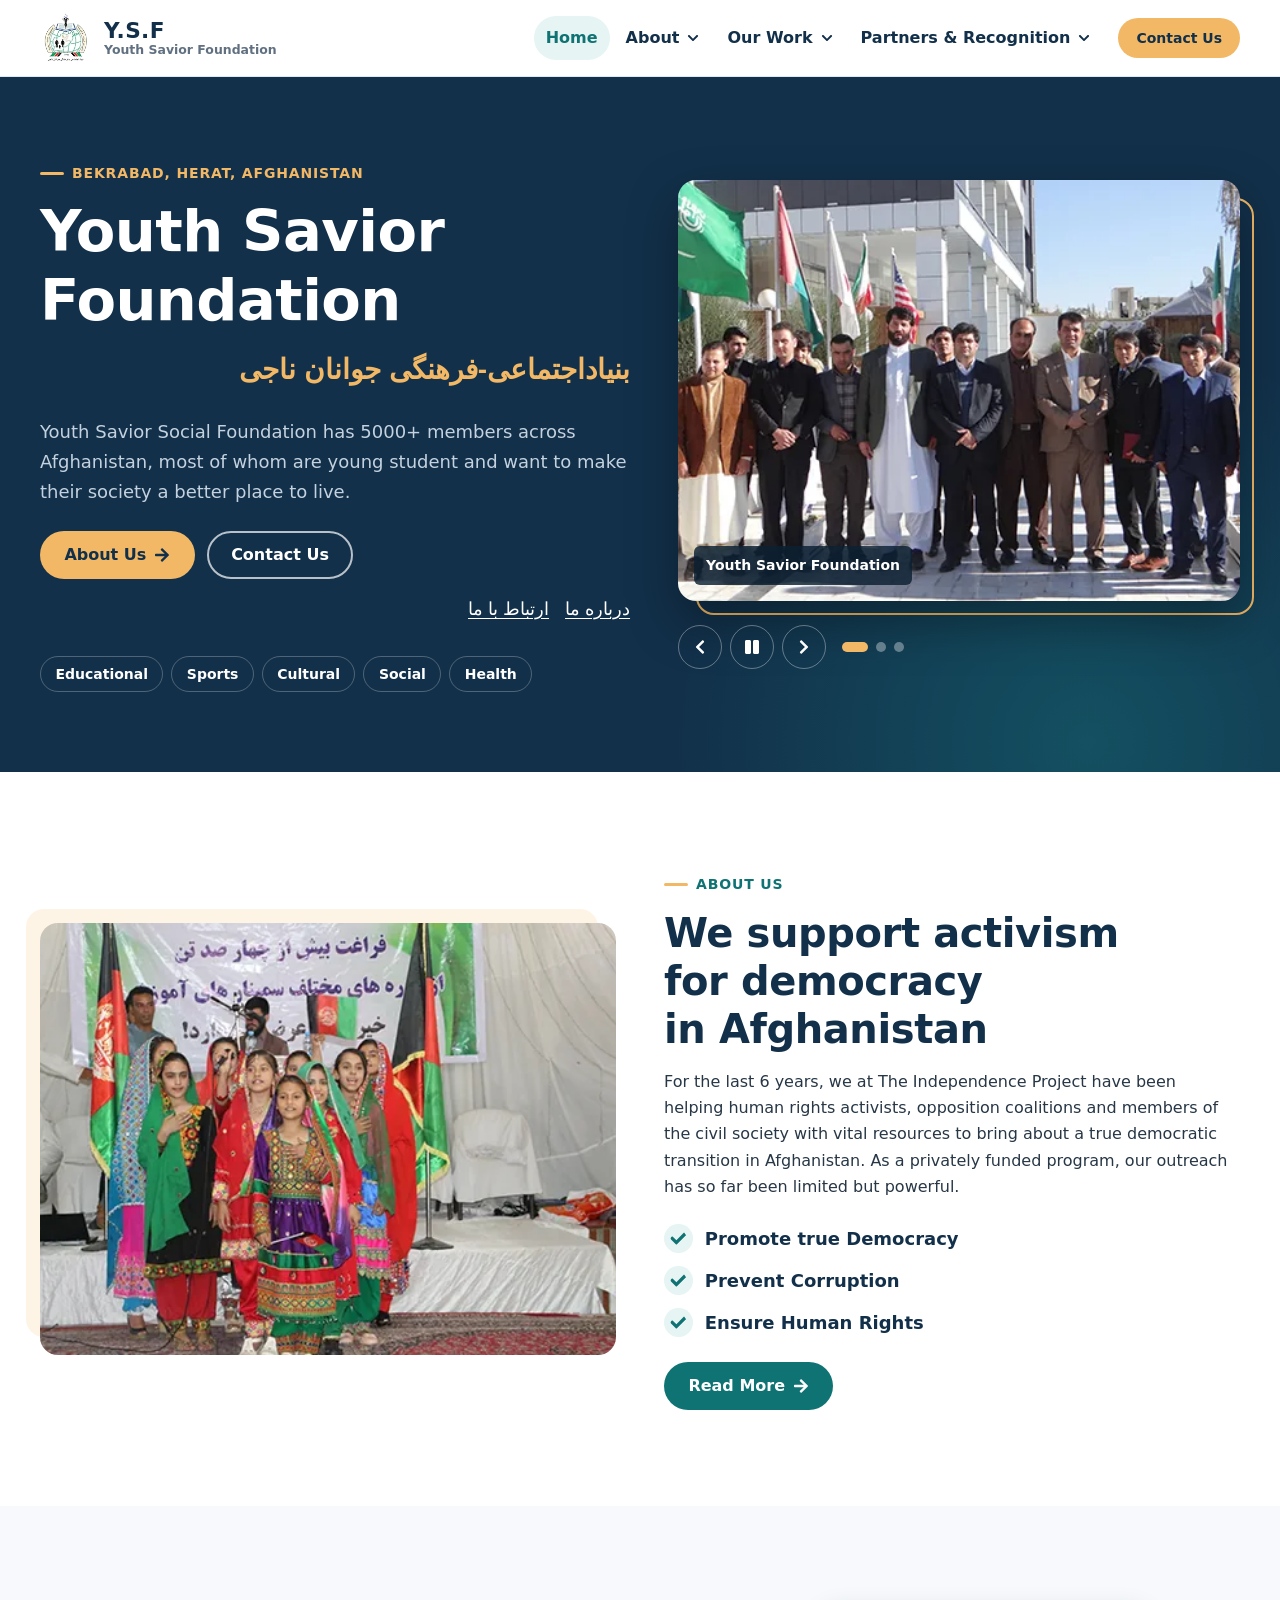
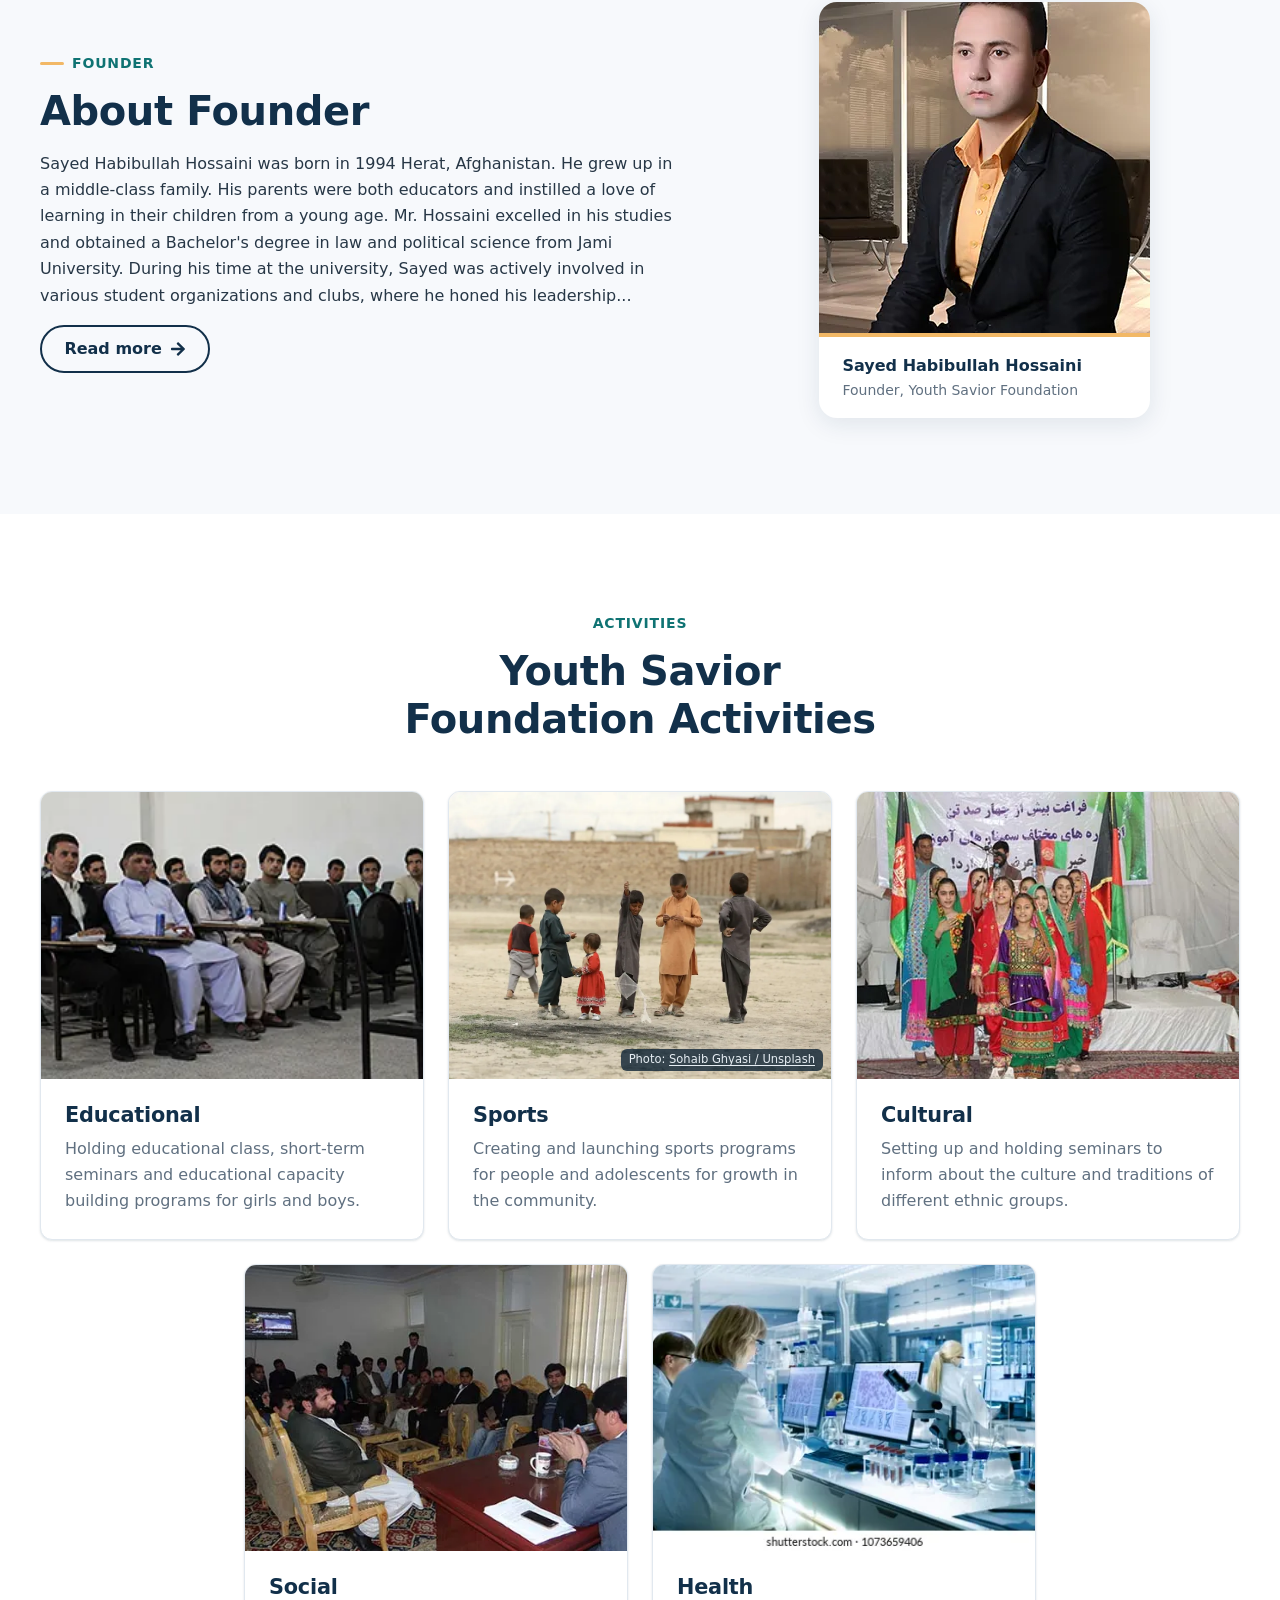
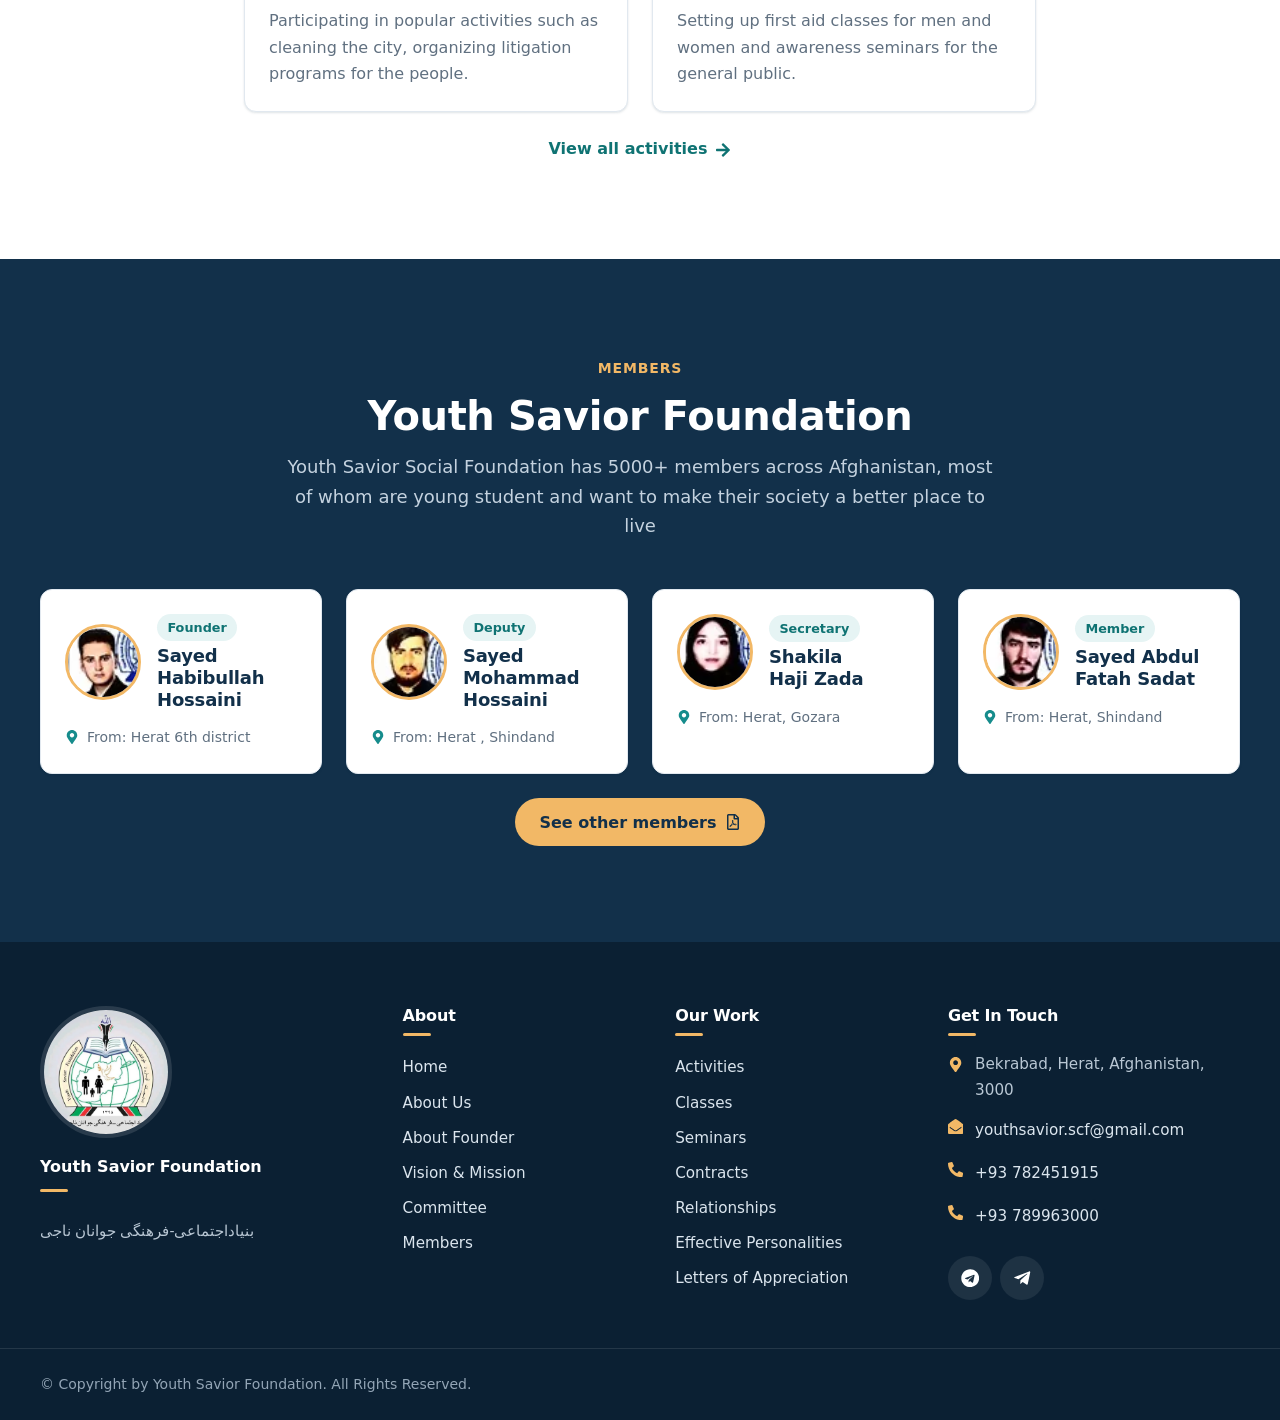
<file: index.html>
<!DOCTYPE html>
<html lang="en">

<head>
  <meta charset="utf-8">
  <meta name="viewport" content="width=device-width, initial-scale=1">
  <meta http-equiv="Content-Security-Policy" content="default-src 'self'; script-src 'self' 'unsafe-hashes' 'sha256-MhtPZXr7+LpJUY5qtMutB+qWfQtMaPccfe7QXtCcEYc='; style-src 'self' 'unsafe-inline' https://fonts.googleapis.com; font-src https://fonts.gstatic.com; img-src 'self' data:; frame-src https://www.google.com; connect-src 'self'; form-action mailto:; base-uri 'self'; object-src 'none'; upgrade-insecure-requests">
  <meta name="referrer" content="strict-origin-when-cross-origin">
  <title>Youth Savior Foundation (Y.S.F) | Herat, Afghanistan</title>
  <meta name="description" content="Youth Savior Foundation (Y.S.F) is a youth socio-cultural foundation in Herat, Afghanistan, running education, health, sports and cultural programs.">
  <link rel="canonical" href="https://edris-taji.github.io/YSF/">
  <meta name="theme-color" content="#12304a">
  <meta property="og:type" content="website">
  <meta property="og:site_name" content="Youth Savior Foundation">
  <meta property="og:title" content="Youth Savior Foundation (Y.S.F) | Herat, Afghanistan">
  <meta property="og:description" content="Youth Savior Foundation (Y.S.F) is a youth socio-cultural foundation in Herat, Afghanistan, running education, health, sports and cultural programs.">
  <meta property="og:url" content="https://edris-taji.github.io/YSF/">
  <meta property="og:image" content="https://edris-taji.github.io/YSF/img/carousel-1.jpg">
  <meta property="og:locale" content="en_US">
  <meta name="twitter:card" content="summary_large_image">
  <link rel="icon" href="img/favicon-32.png" sizes="32x32" type="image/png">
  <link rel="apple-touch-icon" href="img/apple-touch-icon.png">
  <link rel="preconnect" href="https://fonts.googleapis.com">
  <link rel="preconnect" href="https://fonts.gstatic.com" crossorigin>
  <link rel="stylesheet" href="https://fonts.googleapis.com/css2?family=Inter:wght@400;500;600;700&amp;family=Manrope:wght@700;800&amp;display=swap" media="print" onload="this.media='all'">
  <noscript><link rel="stylesheet" href="https://fonts.googleapis.com/css2?family=Inter:wght@400;500;600;700&amp;family=Manrope:wght@700;800&amp;display=swap"></noscript>
  <link rel="stylesheet" href="css/style.css">
  <script type="application/ld+json">
  {
    "@context": "https://schema.org",
    "@type": "NGO",
    "name": "Youth Savior Foundation",
    "alternateName": ["Y.S.F", "Youth Savior Socio-Cultural Foundation", "بنیاداجتماعی-فرهنگی جوانان ناجی"],
    "url": "https://edris-taji.github.io/YSF/",
    "logo": "https://edris-taji.github.io/YSF/img/logo.png",
    "description": "Youth socio-cultural foundation in Herat, Afghanistan, running educational, capacity-building, health, sports and cultural programs for young people, women and children.",
    "foundingDate": "2018",
    "founder": { "@type": "Person", "name": "Sayed Habibullah Hossaini", "url": "https://edris-taji.github.io/YSF/Hossaini.html" },
    "email": "youthsavior.scf@gmail.com",
    "telephone": ["+93782451915", "+93789963000"],
    "address": { "@type": "PostalAddress", "streetAddress": "Bekrabad", "addressLocality": "Herat", "postalCode": "3000", "addressCountry": "AF" },
    "sameAs": ["https://t.me/youthsaviorscf", "https://t.me/youthsaviorfoundation"]
  }
  </script>
</head>

<body>
  <a class="skip-link" href="#main">Skip to main content</a>
  <header class="site-header" id="top">
    <div class="container header-inner">
      <a class="brand" href="index.html" aria-label="Youth Savior Foundation, home">
        <img src="img/logo.webp" alt="" width="52" height="52" decoding="async">
        <span class="brand-text"><span class="brand-name">Y.S.F</span><span class="brand-tagline">Youth Savior Foundation</span></span>
      </a>
      <button class="nav-toggle" type="button" aria-expanded="false" aria-controls="site-nav">
        <svg class="ico ico-open" aria-hidden="true"><use href="img/icons.svg#bars"></use></svg><svg class="ico ico-close" aria-hidden="true"><use href="img/icons.svg#times"></use></svg><span>Menu</span>
      </button>
      <nav class="site-nav" id="site-nav" aria-label="Main">
        <ul class="nav-list">
          <li class="nav-item"><a class="nav-link is-current" aria-current="page" href="index.html">Home</a></li>
          <li class="nav-item nav-item--dropdown">
            <button type="button" class="nav-link" aria-expanded="false" aria-controls="menu-1">About <svg class="ico" aria-hidden="true"><use href="img/icons.svg#chevron-down"></use></svg></button>
            <ul class="dropdown-menu" id="menu-1">
              <li><a href="about-us.html">About Us</a></li>
              <li><a href="Hossaini.html">About Founder</a></li>
              <li><a href="vision-and-mission.html">Vision &amp; Mission</a></li>
              <li><a href="committee.html">Committee</a></li>
              <li><a href="members.html">Members</a></li>
            </ul>
          </li>
          <li class="nav-item nav-item--dropdown">
            <button type="button" class="nav-link" aria-expanded="false" aria-controls="menu-2">Our Work <svg class="ico" aria-hidden="true"><use href="img/icons.svg#chevron-down"></use></svg></button>
            <ul class="dropdown-menu" id="menu-2">
              <li><a href="activities.html">Activities</a></li>
              <li><a href="classes.html">Classes</a></li>
              <li><a href="seminars.html">Seminars</a></li>
            </ul>
          </li>
          <li class="nav-item nav-item--dropdown">
            <button type="button" class="nav-link" aria-expanded="false" aria-controls="menu-3">Partners &amp; Recognition <svg class="ico" aria-hidden="true"><use href="img/icons.svg#chevron-down"></use></svg></button>
            <ul class="dropdown-menu" id="menu-3">
              <li><a href="contracts.html">Contracts</a></li>
              <li><a href="relationships.html">Relationships</a></li>
              <li><a href="effective-personalities.html">Effective Personalities</a></li>
              <li><a href="letters-of-appreciation.html">Letters of Appreciation</a></li>
            </ul>
          </li>
        </ul>
        <a class="btn btn--gold btn--sm nav-cta" href="contact.html">Contact Us</a>
      </nav>
    </div>
  </header>

  <main id="main">
    <section class="hero" aria-labelledby="hero-title">
      <div class="container hero-grid">
        <div>
          <p class="eyebrow">Bekrabad, Herat, Afghanistan</p>
          <h1 id="hero-title">Youth Savior Foundation</h1>
          <p class="hero-fa" lang="fa" dir="rtl">بنیاداجتماعی-فرهنگی جوانان ناجی</p>
          <p class="hero-text">Youth Savior Social Foundation has 5000+ members across Afghanistan, most of whom are young student and want to make their society a better place to live.</p>
          <div class="actions">
            <a class="btn btn--gold" href="about-us.html">About Us <svg class="ico" aria-hidden="true"><use href="img/icons.svg#arrow-right"></use></svg></a>
            <a class="btn btn--outline-light" href="contact.html">Contact Us</a>
          </div>
          <p class="hero-alt-links" lang="fa" dir="rtl"><a href="about-us.html">درباره ما</a><a href="contact.html">ارتباط با ما</a></p>
          <ul class="focus-chips" aria-label="Our activities">
            <li><a href="activities.html#educational">Educational</a></li><li><a href="activities.html#sports">Sports</a></li><li><a href="activities.html#cultural">Cultural</a></li><li><a href="activities.html#social">Social</a></li><li><a href="activities.html#health">Health</a></li>
          </ul>
        </div>
        <div class="hero-media" data-hero-carousel aria-roledescription="carousel" aria-label="Photos of Youth Savior Foundation">
          <div class="hero-frame"><div class="hero-slides">
            <figure class="hero-slide is-active" role="group" aria-roledescription="slide" aria-label="1 of 3">
              <img src="img/carousel-1.webp" alt="Youth Savior Foundation members standing together outdoors" fetchpriority="high" width="500" height="331" decoding="async">
              <figcaption>Youth Savior Foundation</figcaption>
            </figure>
            <figure class="hero-slide" role="group" aria-roledescription="slide" aria-label="2 of 3">
              <img src="img/carousel-2.webp" alt="Students at a Youth Savior Foundation reading ceremony" width="500" height="331" loading="lazy" decoding="async">
              <figcaption lang="fa" dir="rtl">بنیاداجتماعی-فرهنگی جوانان ناجی</figcaption>
            </figure>
            <figure class="hero-slide" role="group" aria-roledescription="slide" aria-label="3 of 3">
              <img class="focus-top" src="img/Hossaini/hosaini-crosel.webp" alt="Portrait of founder Sayed Habibullah Hossaini" width="331" height="497" loading="lazy" decoding="async">
              <figcaption>Youth Savior Foundation</figcaption>
            </figure>
          </div></div>
          <div class="hero-controls">
            <button class="icon-btn" type="button" data-hero-prev aria-label="Previous photo"><svg class="ico" aria-hidden="true"><use href="img/icons.svg#chevron-left"></use></svg></button>
            <button class="icon-btn" type="button" data-hero-toggle aria-label="Pause slideshow"><svg class="ico ico-pause" aria-hidden="true"><use href="img/icons.svg#pause"></use></svg><svg class="ico ico-play" aria-hidden="true"><use href="img/icons.svg#play"></use></svg></button>
            <button class="icon-btn" type="button" data-hero-next aria-label="Next photo"><svg class="ico" aria-hidden="true"><use href="img/icons.svg#chevron-right"></use></svg></button>
            <div class="slide-dots" aria-hidden="true"><span class="is-active"></span><span></span><span></span></div>
          </div>
        </div>
      </div>
    </section>

    <section class="section" aria-labelledby="about-title">
      <div class="container split">
        <figure class="media-frame media-frame--accent">
          <img class="ratio-4x3" src="img/images/img-1.webp" alt="Girls in traditional Afghan dress performing at a foundation cultural event" width="500" height="333" loading="lazy" decoding="async">
        </figure>
        <div>
          <p class="eyebrow">About Us</p>
          <h2 id="about-title">We support activism for democracy in Afghanistan</h2>
          <p class="prose">For the last 6 years, we at The Independence Project have been helping human rights activists, opposition coalitions and members of the civil society with vital resources to bring about a true democratic transition in Afghanistan. As a privately funded program, our outreach has so far been limited but powerful.</p>
          <ul class="checklist">
            <li><svg class="ico" aria-hidden="true"><use href="img/icons.svg#check"></use></svg>Promote true Democracy</li>
            <li><svg class="ico" aria-hidden="true"><use href="img/icons.svg#check"></use></svg>Prevent Corruption</li>
            <li><svg class="ico" aria-hidden="true"><use href="img/icons.svg#check"></use></svg>Ensure Human Rights</li>
          </ul>
          <a class="btn btn--teal" href="about-us.html">Read More <span class="sr-only">about us</span><svg class="ico" aria-hidden="true"><use href="img/icons.svg#arrow-right"></use></svg></a>
        </div>
      </div>
    </section>

    <section class="section section--alt" aria-labelledby="founder-title">
      <div class="container split split--wide-text">
        <div>
          <p class="eyebrow">Founder</p>
          <h2 id="founder-title">About Founder</h2>
          <p class="prose">Sayed Habibullah Hossaini was born in 1994 Herat, Afghanistan. He grew up in a middle-class family. His parents were both educators and instilled a love of learning in their children from a young age. Mr. Hossaini excelled in his studies and obtained a Bachelor's degree in law and political science from Jami University. During his time at the university, Sayed was actively involved in various student organizations and clubs, where he honed his leadership...</p>
          <a class="btn btn--outline" href="Hossaini.html">Read more <span class="sr-only">about the founder</span><svg class="ico" aria-hidden="true"><use href="img/icons.svg#arrow-right"></use></svg></a>
        </div>
        <figure class="founder-card" style="justify-self:center">
          <img src="img/Hossaini/hosaini-crosel.webp" alt="Portrait of Sayed Habibullah Hossaini" width="331" height="497" loading="lazy" decoding="async">
          <figcaption>Sayed Habibullah Hossaini<span>Founder, Youth Savior Foundation</span></figcaption>
        </figure>
      </div>
    </section>

    <section class="section" aria-labelledby="activities-title">
      <div class="container">
        <div class="section-head section-head--center">
          <p class="eyebrow">Activities</p>
          <h2 id="activities-title">Youth Savior Foundation Activities</h2>
        </div>

        <div class="grid grid--center">
          <article class="card">
            <figure class="card__media"><img src="img/activities/img-1.webp" alt="Educational activity of Youth Savior Foundation" width="300" height="200" loading="lazy" decoding="async"></figure>
            <div class="card__body">
              <h3 class="card__title">Educational</h3>
              <p class="card__text">Holding educational class, short-term seminars and educational capacity building programs for girls and boys.</p>
            </div>
          </article>
          <article class="card">
            <figure class="card__media"><img src="img/activities/sports.webp" alt="Children playing football on open ground in Kabul" width="1000" height="749" loading="lazy" decoding="async"><figcaption class="card__credit">Photo: <a href="https://unsplash.com/photos/gzMIAdYTVmQ" target="_blank" rel="noopener">Sohaib Ghyasi / Unsplash</a></figcaption></figure>
            <div class="card__body">
              <h3 class="card__title">Sports</h3>
              <p class="card__text">Creating and launching sports programs for people and adolescents for growth in the community.</p>
            </div>
          </article>
          <article class="card">
            <figure class="card__media"><img src="img/activities/img-3.webp" alt="Cultural activity of Youth Savior Foundation" width="500" height="333" loading="lazy" decoding="async"></figure>
            <div class="card__body">
              <h3 class="card__title">Cultural</h3>
              <p class="card__text">Setting up and holding seminars to inform about the culture and traditions of different ethnic groups.</p>
            </div>
          </article>
          <article class="card">
            <figure class="card__media"><img src="img/activities/img-4.webp" alt="Social activity of Youth Savior Foundation" width="500" height="340" loading="lazy" decoding="async"></figure>
            <div class="card__body">
              <h3 class="card__title">Social</h3>
              <p class="card__text">Participating in popular activities such as cleaning the city, organizing litigation programs for the people.</p>
            </div>
          </article>
          <article class="card">
            <figure class="card__media"><img src="img/activities/img-5.webp" alt="Health activity of Youth Savior Foundation" width="462" height="280" loading="lazy" decoding="async"></figure>
            <div class="card__body">
              <h3 class="card__title">Health</h3>
              <p class="card__text">Setting up first aid classes for men and women and awareness seminars for the general public.</p>
            </div>
          </article>
        </div>
        <div class="actions actions--center"><a class="link-arrow" href="activities.html">View all activities <svg class="ico" aria-hidden="true"><use href="img/icons.svg#arrow-right"></use></svg></a></div>
      </div>
    </section>

    <section class="section section--navy" aria-labelledby="members-title">
      <div class="container">
        <div class="section-head section-head--center">
          <p class="eyebrow">Members</p>
          <h2 id="members-title">Youth Savior Foundation</h2>
          <p class="lead">Youth Savior Social Foundation has 5000+ members across Afghanistan, most of whom are young student and want to make their society a better place to live</p>
        </div>

        <div class="grid grid--4">
          <article class="profile-card">
            <div class="profile-card__head">
              <img class="profile-card__photo" src="img/members/img-12-1.webp" alt="" width="76" height="76" loading="lazy" decoding="async">
              <div>
                <span class="badge">Founder</span>
                <h3 class="profile-card__name"><span class="sr-only">Name: </span>Sayed Habibullah <span class="sr-only">Last Name: </span>Hossaini</h3>
              </div>
            </div>
            <ul class="meta-list"><li><svg class="ico" aria-hidden="true"><use href="img/icons.svg#map-marker"></use></svg><span>From: Herat 6th district</span></li></ul>
          </article>
          <article class="profile-card">
            <div class="profile-card__head">
              <img class="profile-card__photo" src="img/members/img-12-2.webp" alt="" width="76" height="76" loading="lazy" decoding="async">
              <div>
                <span class="badge">Deputy</span>
                <h3 class="profile-card__name"><span class="sr-only">Name: </span>Sayed Mohammad <span class="sr-only">Last Name: </span>Hossaini</h3>
              </div>
            </div>
            <ul class="meta-list"><li><svg class="ico" aria-hidden="true"><use href="img/icons.svg#map-marker"></use></svg><span>From: Herat , Shindand</span></li></ul>
          </article>
          <article class="profile-card">
            <div class="profile-card__head">
              <img class="profile-card__photo" src="img/members/img-12-3.webp" alt="" width="76" height="76" loading="lazy" decoding="async">
              <div>
                <span class="badge">Secretary</span>
                <h3 class="profile-card__name"><span class="sr-only">Name: </span>Shakila <span class="sr-only">Last Name: </span>Haji Zada</h3>
              </div>
            </div>
            <ul class="meta-list"><li><svg class="ico" aria-hidden="true"><use href="img/icons.svg#map-marker"></use></svg><span>From: Herat, Gozara</span></li></ul>
          </article>
          <article class="profile-card">
            <div class="profile-card__head">
              <img class="profile-card__photo" src="img/members/img-12-4.webp" alt="" width="76" height="76" loading="lazy" decoding="async">
              <div>
                <span class="badge">Member</span>
                <h3 class="profile-card__name"><span class="sr-only">Name: </span>Sayed Abdul Fatah <span class="sr-only">Last Name: </span>Sadat</h3>
              </div>
            </div>
            <ul class="meta-list"><li><svg class="ico" aria-hidden="true"><use href="img/icons.svg#map-marker"></use></svg><span>From: Herat, Shindand</span></li></ul>
          </article>
        </div>
        <div class="actions actions--center"><a class="btn btn--gold" href="files/members/YOUTH SAVIOR FOUNDATION members.pdf" target="_blank" rel="noopener">See other members <span class="sr-only">(PDF, opens in a new tab)</span><svg class="ico" aria-hidden="true"><use href="img/icons.svg#file-pdf"></use></svg></a></div>
      </div>
    </section>
  </main>

  <footer class="site-footer">
    <div class="container footer-main">
      <div class="footer-brand">
        <img src="img/footer-logo.webp" alt="Youth Savior Foundation logo" width="800" height="704" loading="lazy" decoding="async">
        <p><strong class="footer-title" style="display:inline">Youth Savior Foundation</strong><br><span lang="fa" dir="rtl">بنیاداجتماعی-فرهنگی جوانان ناجی</span></p>
      </div>
      <nav aria-label="About">
        <h2 class="footer-title">About</h2>
        <ul class="footer-links">
          <li><a href="index.html">Home</a></li>
          <li><a href="about-us.html">About Us</a></li>
          <li><a href="Hossaini.html">About Founder</a></li>
          <li><a href="vision-and-mission.html">Vision &amp; Mission</a></li>
          <li><a href="committee.html">Committee</a></li>
          <li><a href="members.html">Members</a></li>
        </ul>
      </nav>
      <nav aria-label="Our work">
        <h2 class="footer-title">Our Work</h2>
        <ul class="footer-links">
          <li><a href="activities.html">Activities</a></li>
          <li><a href="classes.html">Classes</a></li>
          <li><a href="seminars.html">Seminars</a></li>
          <li><a href="contracts.html">Contracts</a></li>
          <li><a href="relationships.html">Relationships</a></li>
          <li><a href="effective-personalities.html">Effective Personalities</a></li>
          <li><a href="letters-of-appreciation.html">Letters of Appreciation</a></li>
        </ul>
      </nav>
      <div>
        <h2 class="footer-title">Get In Touch</h2>
        <address>
          <ul class="footer-contact">
            <li><svg class="ico" aria-hidden="true"><use href="img/icons.svg#map-marker"></use></svg><span>Bekrabad, Herat, Afghanistan, 3000</span></li>
            <li><svg class="ico" aria-hidden="true"><use href="img/icons.svg#envelope-open"></use></svg><a href="mailto:youthsavior.scf@gmail.com">youthsavior.scf@gmail.com</a></li>
            <li><svg class="ico" aria-hidden="true"><use href="img/icons.svg#phone"></use></svg><a href="tel:+93782451915">+93 782451915</a></li>
            <li><svg class="ico" aria-hidden="true"><use href="img/icons.svg#phone"></use></svg><a href="tel:+93789963000">+93 789963000</a></li>
          </ul>
        </address>
        <div class="social-links">
          <a href="https://t.me/youthsaviorscf" target="_blank" rel="noopener" aria-label="Y.S.F Telegram (opens in a new tab)"><svg class="ico" aria-hidden="true"><use href="img/icons.svg#telegram"></use></svg></a>
          <a href="https://t.me/youthsaviorfoundation" target="_blank" rel="noopener" aria-label="Y.S.F Telegram Channel (opens in a new tab)"><svg class="ico" aria-hidden="true"><use href="img/icons.svg#telegram-plane"></use></svg></a>
        </div>
      </div>
    </div>
    <div class="footer-bottom">
      <div class="container">
        <p>&copy; Copyright by Youth Savior Foundation. All Rights Reserved.</p>
      </div>
    </div>
  </footer>

  <a href="#top" class="back-to-top" aria-label="Back to top"><svg class="ico" aria-hidden="true"><use href="img/icons.svg#angle-up"></use></svg></a>
  <script src="js/main.js" defer></script>
</body>

</html>
</file>
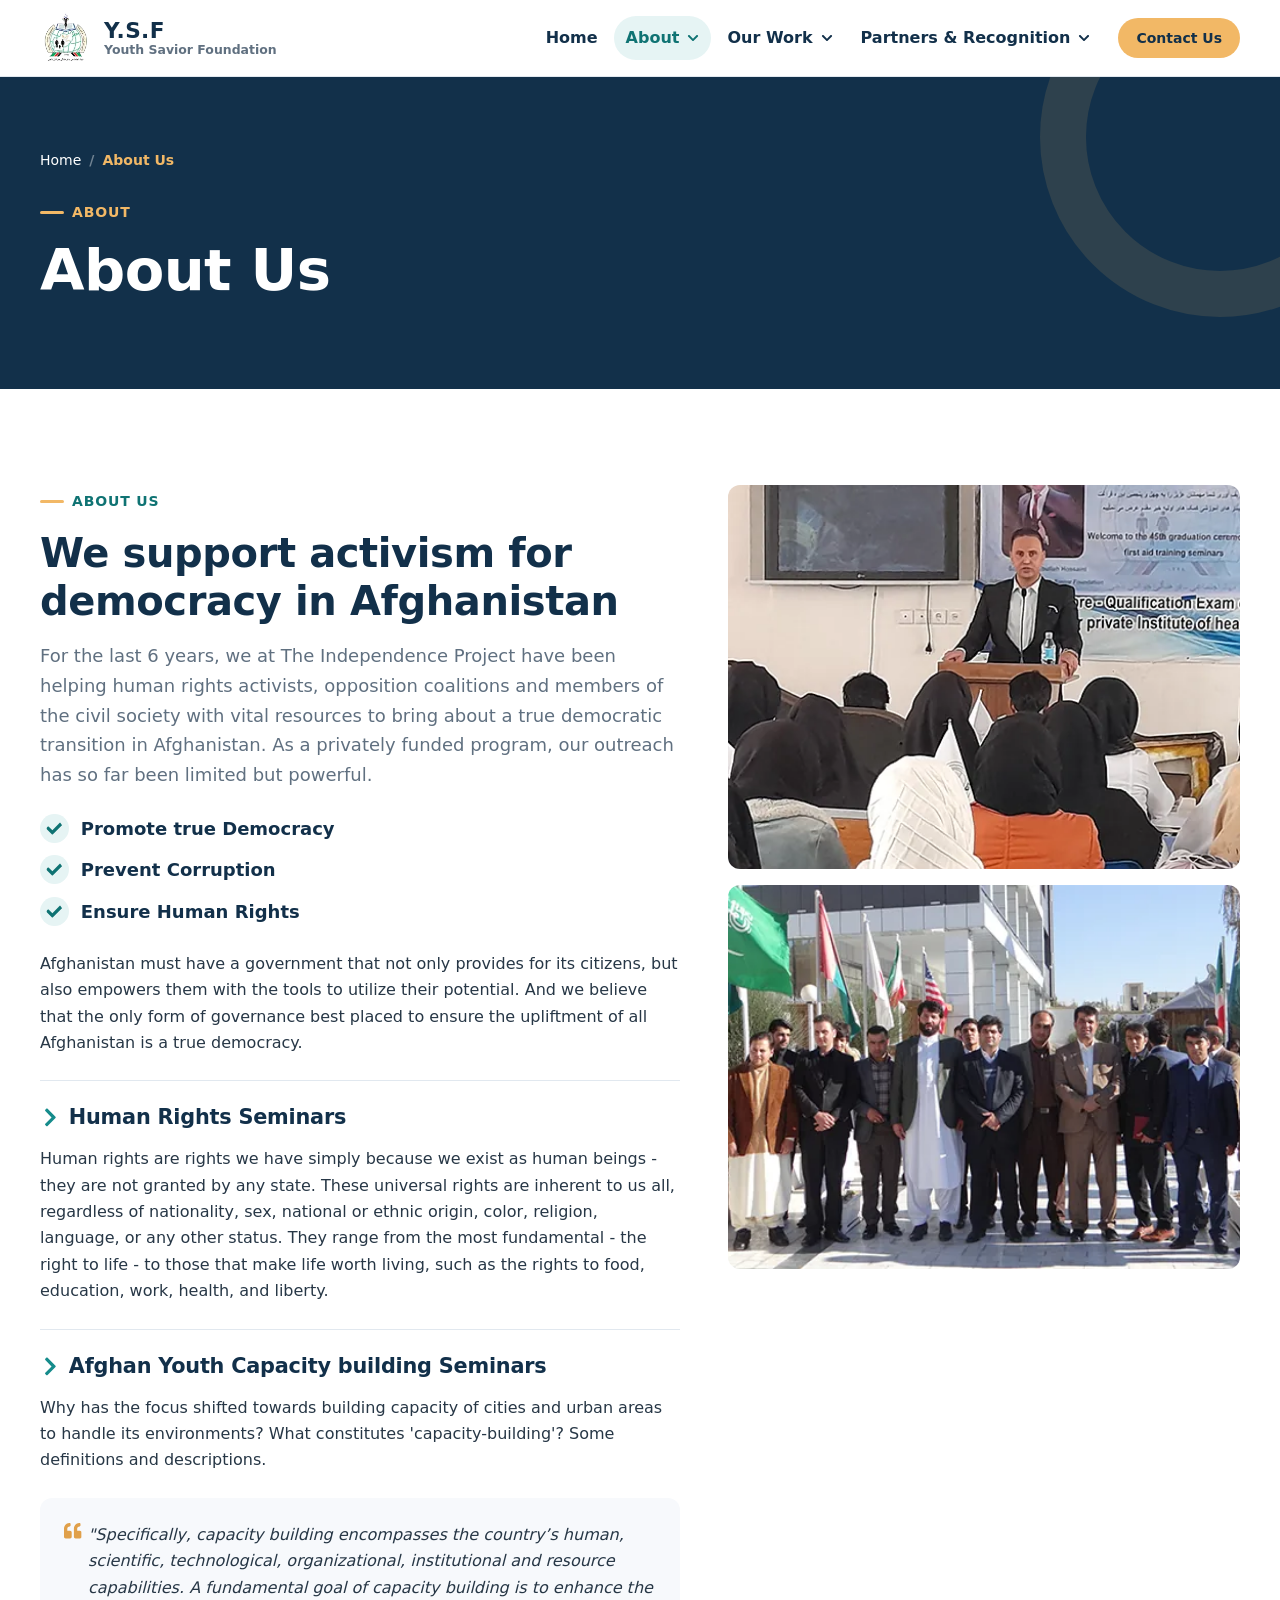
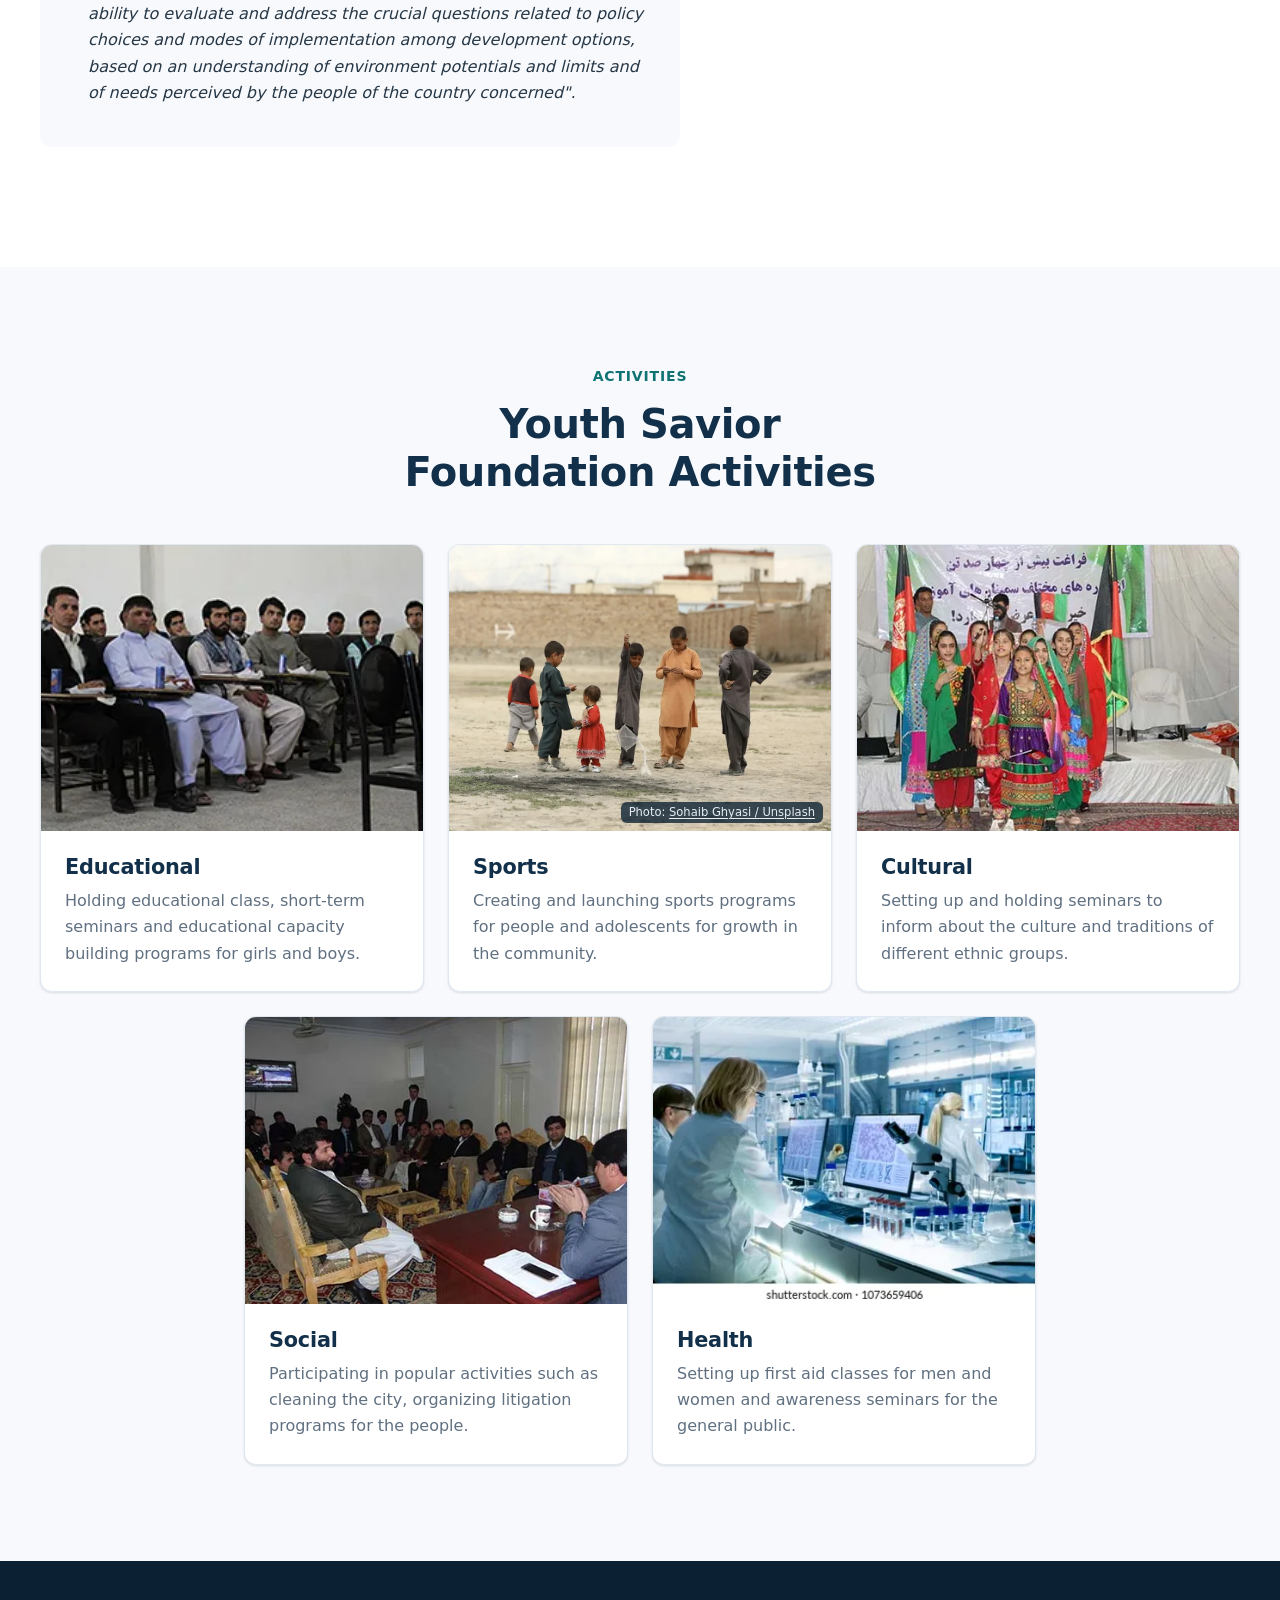
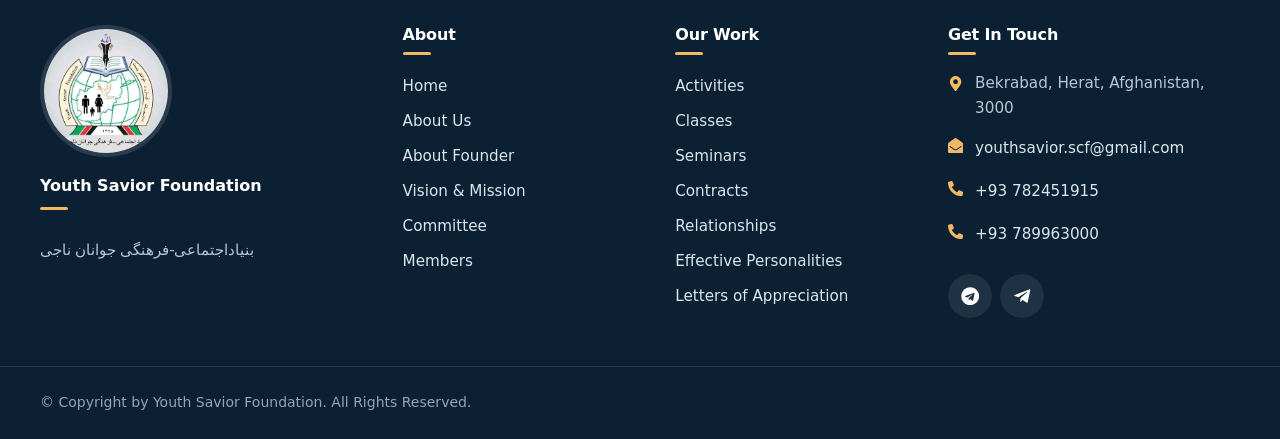
<file: about-us.html>
<!DOCTYPE html>
<html lang="en">

<head>
  <meta charset="utf-8">
  <meta name="viewport" content="width=device-width, initial-scale=1">
  <meta http-equiv="Content-Security-Policy" content="default-src 'self'; script-src 'self' 'unsafe-hashes' 'sha256-MhtPZXr7+LpJUY5qtMutB+qWfQtMaPccfe7QXtCcEYc='; style-src 'self' 'unsafe-inline' https://fonts.googleapis.com; font-src https://fonts.gstatic.com; img-src 'self' data:; frame-src https://www.google.com; connect-src 'self'; form-action mailto:; base-uri 'self'; object-src 'none'; upgrade-insecure-requests">
  <meta name="referrer" content="strict-origin-when-cross-origin">
  <title>About Us | Youth Savior Foundation</title>
  <meta name="description" content="About Youth Savior Foundation: human rights and youth capacity-building seminars, plus educational, sports, cultural, social and health activities.">
  <link rel="canonical" href="https://edris-taji.github.io/YSF/about-us.html">
  <meta name="theme-color" content="#12304a">
  <meta property="og:type" content="website">
  <meta property="og:site_name" content="Youth Savior Foundation">
  <meta property="og:title" content="About Us | Youth Savior Foundation">
  <meta property="og:description" content="About Youth Savior Foundation: human rights and youth capacity-building seminars, plus educational, sports, cultural, social and health activities.">
  <meta property="og:url" content="https://edris-taji.github.io/YSF/about-us.html">
  <meta property="og:image" content="https://edris-taji.github.io/YSF/img/carousel-1.jpg">
  <meta property="og:locale" content="en_US">
  <meta name="twitter:card" content="summary_large_image">
  <link rel="icon" href="img/favicon-32.png" sizes="32x32" type="image/png">
  <link rel="apple-touch-icon" href="img/apple-touch-icon.png">
  <link rel="preconnect" href="https://fonts.googleapis.com">
  <link rel="preconnect" href="https://fonts.gstatic.com" crossorigin>
  <link rel="stylesheet" href="https://fonts.googleapis.com/css2?family=Inter:wght@400;500;600;700&amp;family=Manrope:wght@700;800&amp;display=swap" media="print" onload="this.media='all'">
  <noscript><link rel="stylesheet" href="https://fonts.googleapis.com/css2?family=Inter:wght@400;500;600;700&amp;family=Manrope:wght@700;800&amp;display=swap"></noscript>
  <link rel="stylesheet" href="css/style.css">
</head>

<body>
  <a class="skip-link" href="#main">Skip to main content</a>
  <header class="site-header" id="top">
    <div class="container header-inner">
      <a class="brand" href="index.html" aria-label="Youth Savior Foundation, home">
        <img src="img/logo.webp" alt="" width="52" height="52" decoding="async">
        <span class="brand-text"><span class="brand-name">Y.S.F</span><span class="brand-tagline">Youth Savior Foundation</span></span>
      </a>
      <button class="nav-toggle" type="button" aria-expanded="false" aria-controls="site-nav">
        <svg class="ico ico-open" aria-hidden="true"><use href="img/icons.svg#bars"></use></svg><svg class="ico ico-close" aria-hidden="true"><use href="img/icons.svg#times"></use></svg><span>Menu</span>
      </button>
      <nav class="site-nav" id="site-nav" aria-label="Main">
        <ul class="nav-list">
          <li class="nav-item"><a class="nav-link" href="index.html">Home</a></li>
          <li class="nav-item nav-item--dropdown">
            <button type="button" class="nav-link is-current" aria-expanded="false" aria-controls="menu-1">About <svg class="ico" aria-hidden="true"><use href="img/icons.svg#chevron-down"></use></svg></button>
            <ul class="dropdown-menu" id="menu-1">
              <li><a href="about-us.html" aria-current="page">About Us</a></li>
              <li><a href="Hossaini.html">About Founder</a></li>
              <li><a href="vision-and-mission.html">Vision &amp; Mission</a></li>
              <li><a href="committee.html">Committee</a></li>
              <li><a href="members.html">Members</a></li>
            </ul>
          </li>
          <li class="nav-item nav-item--dropdown">
            <button type="button" class="nav-link" aria-expanded="false" aria-controls="menu-2">Our Work <svg class="ico" aria-hidden="true"><use href="img/icons.svg#chevron-down"></use></svg></button>
            <ul class="dropdown-menu" id="menu-2">
              <li><a href="activities.html">Activities</a></li>
              <li><a href="classes.html">Classes</a></li>
              <li><a href="seminars.html">Seminars</a></li>
            </ul>
          </li>
          <li class="nav-item nav-item--dropdown">
            <button type="button" class="nav-link" aria-expanded="false" aria-controls="menu-3">Partners &amp; Recognition <svg class="ico" aria-hidden="true"><use href="img/icons.svg#chevron-down"></use></svg></button>
            <ul class="dropdown-menu" id="menu-3">
              <li><a href="contracts.html">Contracts</a></li>
              <li><a href="relationships.html">Relationships</a></li>
              <li><a href="effective-personalities.html">Effective Personalities</a></li>
              <li><a href="letters-of-appreciation.html">Letters of Appreciation</a></li>
            </ul>
          </li>
        </ul>
        <a class="btn btn--gold btn--sm nav-cta" href="contact.html">Contact Us</a>
      </nav>
    </div>
  </header>

  <main id="main">
    <section class="page-hero">
      <div class="container">
        <nav aria-label="Breadcrumb"><ol class="breadcrumb"><li><a href="index.html">Home</a></li><li aria-current="page">About Us</li></ol></nav>
        <p class="eyebrow">About</p>
        <h1>About Us</h1>
      </div>
    </section>

    <section class="section">
      <div class="container split split--wide-text split--top">
        <article class="prose">
          <p class="eyebrow">About Us</p>
          <h2>We support activism for democracy in Afghanistan</h2>
          <p class="lead">For the last 6 years, we at The Independence Project have been helping human rights activists, opposition coalitions and members of the civil society with vital resources to bring about a true democratic transition in Afghanistan. As a privately funded program, our outreach has so far been limited but powerful.</p>
          <ul class="checklist">
            <li><svg class="ico" aria-hidden="true"><use href="img/icons.svg#check"></use></svg>Promote true Democracy</li>
            <li><svg class="ico" aria-hidden="true"><use href="img/icons.svg#check"></use></svg>Prevent Corruption</li>
            <li><svg class="ico" aria-hidden="true"><use href="img/icons.svg#check"></use></svg>Ensure Human Rights</li>
          </ul>
          <p>Afghanistan must have a government that not only provides for its citizens, but also empowers them with the tools to utilize their potential. And we believe that the only form of governance best placed to ensure the upliftment of all Afghanistan is a true democracy.</p>
          <div class="subsection">
            <h3><svg class="ico" aria-hidden="true"><use href="img/icons.svg#chevron-right"></use></svg>Human Rights Seminars</h3>
            <p>Human rights are rights we have simply because we exist as human beings - they are not granted by any state. These universal rights are inherent to us all, regardless of nationality, sex, national or ethnic origin, color, religion, language, or any other status. They range from the most fundamental - the right to life - to those that make life worth living, such as the rights to food, education, work, health, and liberty.</p>
          </div>
          <div class="subsection">
            <h3><svg class="ico" aria-hidden="true"><use href="img/icons.svg#chevron-right"></use></svg>Afghan Youth Capacity building Seminars</h3>
            <p>Why has the focus shifted towards building capacity of cities and urban areas to handle its environments? What constitutes 'capacity-building'? Some definitions and descriptions.</p>
            <blockquote class="quote"><svg class="ico" aria-hidden="true"><use href="img/icons.svg#quote-left"></use></svg><p>"Specifically, capacity building encompasses the country’s human, scientific, technological, organizational, institutional and resource capabilities. A fundamental goal of capacity building is to enhance the ability to evaluate and address the crucial questions related to policy choices and modes of implementation among development options, based on an understanding of environment potentials and limits and of needs perceived by the people of the country concerned".</p></blockquote>
          </div>
        </article>
        <div class="media-stack" style="position:sticky;top:calc(var(--header-h) + 1.5rem)">
          <img src="img/about-1.webp" alt="A speaker addressing women at a first-aid training seminar" width="500" height="375" loading="lazy" decoding="async">
          <img src="img/carousel-1.webp" alt="Youth Savior Foundation members standing together outdoors" width="500" height="331" loading="lazy" decoding="async">
        </div>
      </div>
    </section>

    <section class="section section--alt" aria-labelledby="activities-title">
      <div class="container">
        <div class="section-head section-head--center">
          <p class="eyebrow">Activities</p>
          <h2 id="activities-title">Youth Savior Foundation Activities</h2>
        </div>

        <div class="grid grid--center">
          <article class="card">
            <figure class="card__media"><img src="img/activities/img-1.webp" alt="Educational activity of Youth Savior Foundation" width="300" height="200" loading="lazy" decoding="async"></figure>
            <div class="card__body">
              <h3 class="card__title">Educational</h3>
              <p class="card__text">Holding educational class, short-term seminars and educational capacity building programs for girls and boys.</p>
            </div>
          </article>
          <article class="card">
            <figure class="card__media"><img src="img/activities/sports.webp" alt="Children playing football on open ground in Kabul" width="1000" height="749" loading="lazy" decoding="async"><figcaption class="card__credit">Photo: <a href="https://unsplash.com/photos/gzMIAdYTVmQ" target="_blank" rel="noopener">Sohaib Ghyasi / Unsplash</a></figcaption></figure>
            <div class="card__body">
              <h3 class="card__title">Sports</h3>
              <p class="card__text">Creating and launching sports programs for people and adolescents for growth in the community.</p>
            </div>
          </article>
          <article class="card">
            <figure class="card__media"><img src="img/activities/img-3.webp" alt="Cultural activity of Youth Savior Foundation" width="500" height="333" loading="lazy" decoding="async"></figure>
            <div class="card__body">
              <h3 class="card__title">Cultural</h3>
              <p class="card__text">Setting up and holding seminars to inform about the culture and traditions of different ethnic groups.</p>
            </div>
          </article>
          <article class="card">
            <figure class="card__media"><img src="img/activities/img-4.webp" alt="Social activity of Youth Savior Foundation" width="500" height="340" loading="lazy" decoding="async"></figure>
            <div class="card__body">
              <h3 class="card__title">Social</h3>
              <p class="card__text">Participating in popular activities such as cleaning the city, organizing litigation programs for the people.</p>
            </div>
          </article>
          <article class="card">
            <figure class="card__media"><img src="img/activities/img-5.webp" alt="Health activity of Youth Savior Foundation" width="462" height="280" loading="lazy" decoding="async"></figure>
            <div class="card__body">
              <h3 class="card__title">Health</h3>
              <p class="card__text">Setting up first aid classes for men and women and awareness seminars for the general public.</p>
            </div>
          </article>
        </div>
      </div>
    </section>
  </main>

  <footer class="site-footer">
    <div class="container footer-main">
      <div class="footer-brand">
        <img src="img/footer-logo.webp" alt="Youth Savior Foundation logo" width="800" height="704" loading="lazy" decoding="async">
        <p><strong class="footer-title" style="display:inline">Youth Savior Foundation</strong><br><span lang="fa" dir="rtl">بنیاداجتماعی-فرهنگی جوانان ناجی</span></p>
      </div>
      <nav aria-label="About">
        <h2 class="footer-title">About</h2>
        <ul class="footer-links">
          <li><a href="index.html">Home</a></li>
          <li><a href="about-us.html">About Us</a></li>
          <li><a href="Hossaini.html">About Founder</a></li>
          <li><a href="vision-and-mission.html">Vision &amp; Mission</a></li>
          <li><a href="committee.html">Committee</a></li>
          <li><a href="members.html">Members</a></li>
        </ul>
      </nav>
      <nav aria-label="Our work">
        <h2 class="footer-title">Our Work</h2>
        <ul class="footer-links">
          <li><a href="activities.html">Activities</a></li>
          <li><a href="classes.html">Classes</a></li>
          <li><a href="seminars.html">Seminars</a></li>
          <li><a href="contracts.html">Contracts</a></li>
          <li><a href="relationships.html">Relationships</a></li>
          <li><a href="effective-personalities.html">Effective Personalities</a></li>
          <li><a href="letters-of-appreciation.html">Letters of Appreciation</a></li>
        </ul>
      </nav>
      <div>
        <h2 class="footer-title">Get In Touch</h2>
        <address>
          <ul class="footer-contact">
            <li><svg class="ico" aria-hidden="true"><use href="img/icons.svg#map-marker"></use></svg><span>Bekrabad, Herat, Afghanistan, 3000</span></li>
            <li><svg class="ico" aria-hidden="true"><use href="img/icons.svg#envelope-open"></use></svg><a href="mailto:youthsavior.scf@gmail.com">youthsavior.scf@gmail.com</a></li>
            <li><svg class="ico" aria-hidden="true"><use href="img/icons.svg#phone"></use></svg><a href="tel:+93782451915">+93 782451915</a></li>
            <li><svg class="ico" aria-hidden="true"><use href="img/icons.svg#phone"></use></svg><a href="tel:+93789963000">+93 789963000</a></li>
          </ul>
        </address>
        <div class="social-links">
          <a href="https://t.me/youthsaviorscf" target="_blank" rel="noopener" aria-label="Y.S.F Telegram (opens in a new tab)"><svg class="ico" aria-hidden="true"><use href="img/icons.svg#telegram"></use></svg></a>
          <a href="https://t.me/youthsaviorfoundation" target="_blank" rel="noopener" aria-label="Y.S.F Telegram Channel (opens in a new tab)"><svg class="ico" aria-hidden="true"><use href="img/icons.svg#telegram-plane"></use></svg></a>
        </div>
      </div>
    </div>
    <div class="footer-bottom">
      <div class="container">
        <p>&copy; Copyright by Youth Savior Foundation. All Rights Reserved.</p>
      </div>
    </div>
  </footer>

  <a href="#top" class="back-to-top" aria-label="Back to top"><svg class="ico" aria-hidden="true"><use href="img/icons.svg#angle-up"></use></svg></a>
  <script src="js/main.js" defer></script>
</body>

</html>
</file>
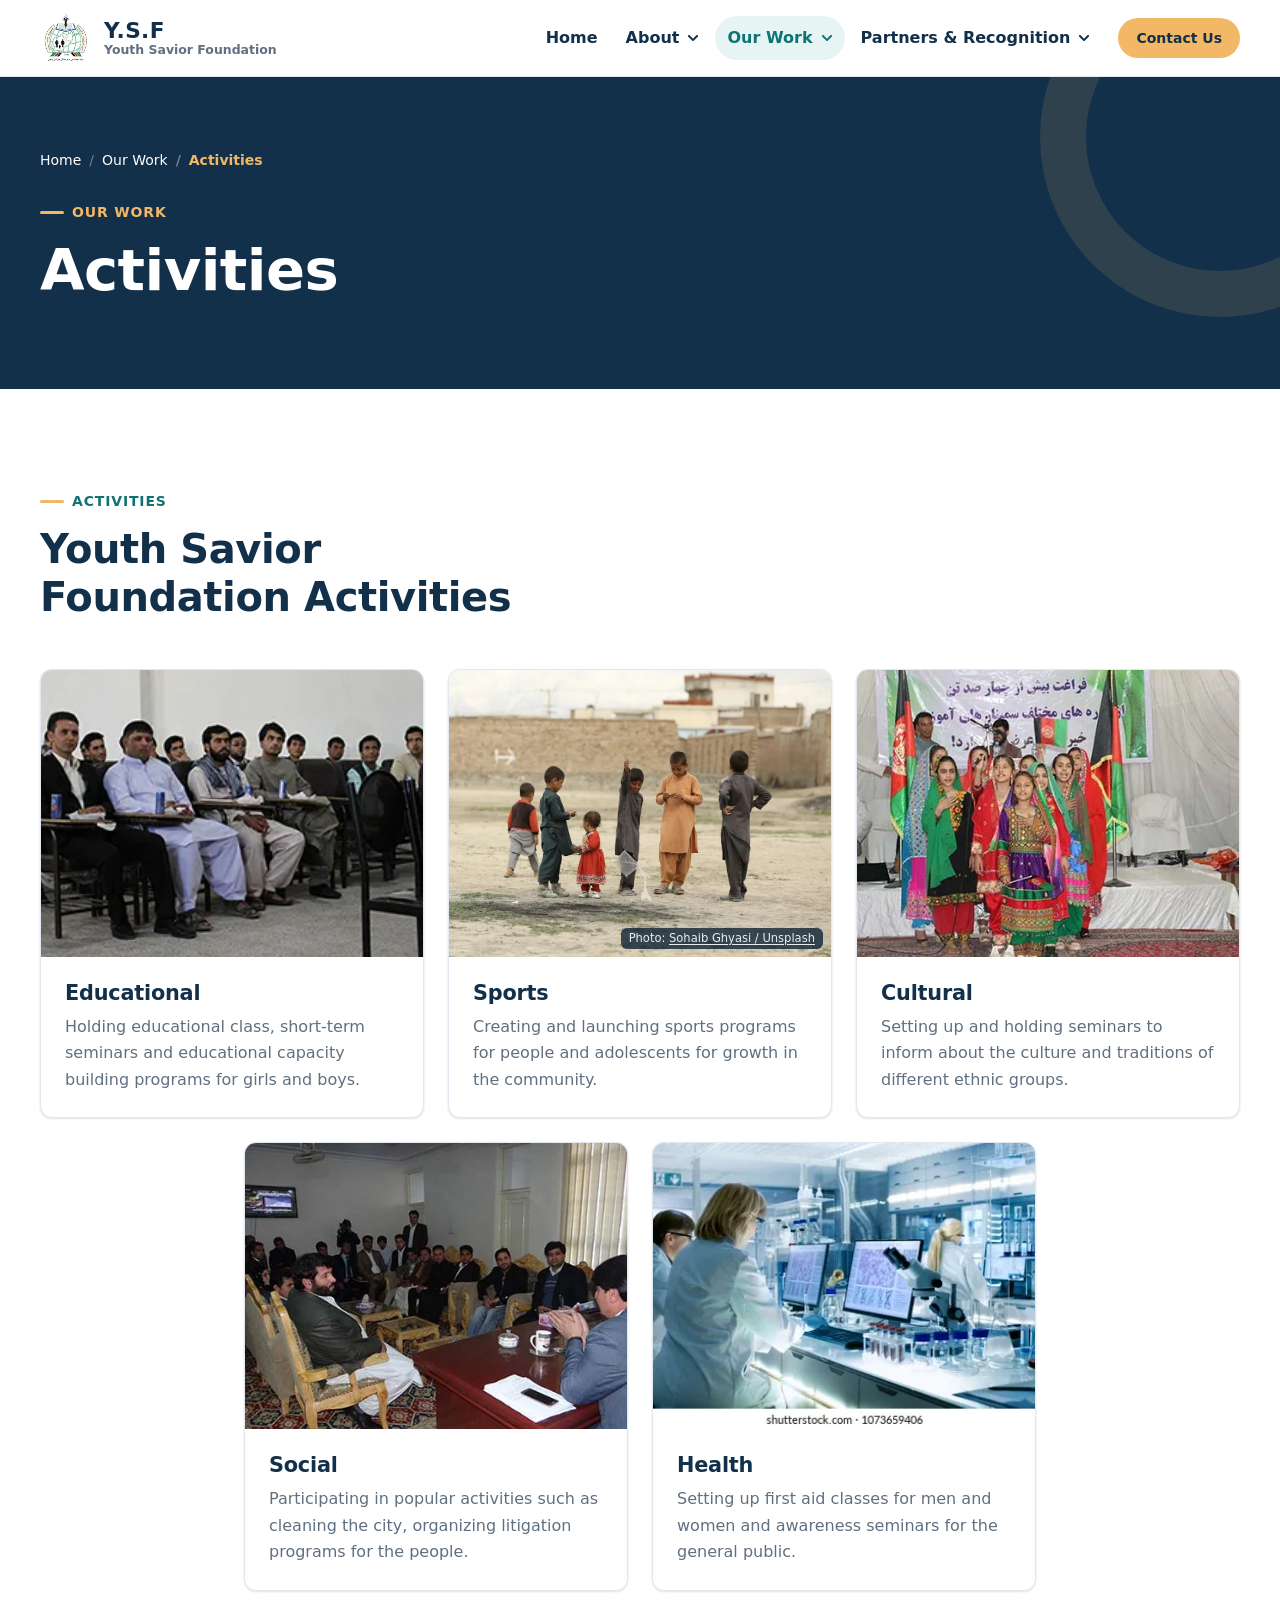
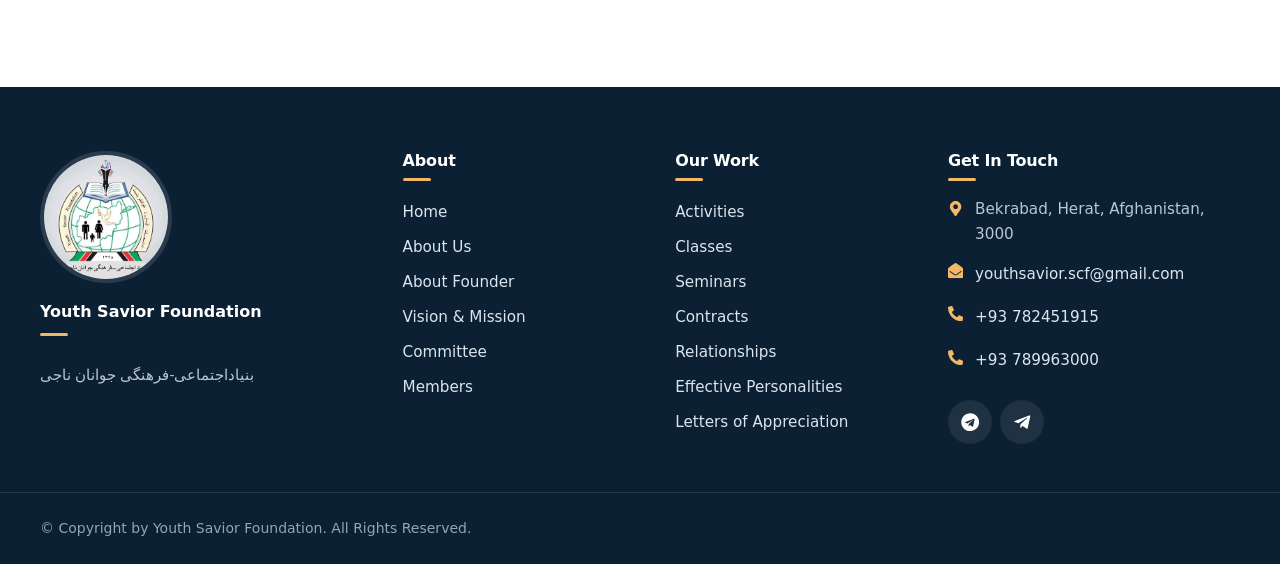
<file: activities.html>
<!DOCTYPE html>
<html lang="en">

<head>
  <meta charset="utf-8">
  <meta name="viewport" content="width=device-width, initial-scale=1">
  <meta http-equiv="Content-Security-Policy" content="default-src 'self'; script-src 'self' 'unsafe-hashes' 'sha256-MhtPZXr7+LpJUY5qtMutB+qWfQtMaPccfe7QXtCcEYc='; style-src 'self' 'unsafe-inline' https://fonts.googleapis.com; font-src https://fonts.gstatic.com; img-src 'self' data:; frame-src https://www.google.com; connect-src 'self'; form-action mailto:; base-uri 'self'; object-src 'none'; upgrade-insecure-requests">
  <meta name="referrer" content="strict-origin-when-cross-origin">
  <title>Activities | Youth Savior Foundation</title>
  <meta name="description" content="Educational, sports, cultural, social and health activities run by Youth Savior Foundation for young people and communities in Herat.">
  <link rel="canonical" href="https://edris-taji.github.io/YSF/activities.html">
  <meta name="theme-color" content="#12304a">
  <meta property="og:type" content="website">
  <meta property="og:site_name" content="Youth Savior Foundation">
  <meta property="og:title" content="Activities | Youth Savior Foundation">
  <meta property="og:description" content="Educational, sports, cultural, social and health activities run by Youth Savior Foundation for young people and communities in Herat.">
  <meta property="og:url" content="https://edris-taji.github.io/YSF/activities.html">
  <meta property="og:image" content="https://edris-taji.github.io/YSF/img/carousel-1.jpg">
  <meta property="og:locale" content="en_US">
  <meta name="twitter:card" content="summary_large_image">
  <link rel="icon" href="img/favicon-32.png" sizes="32x32" type="image/png">
  <link rel="apple-touch-icon" href="img/apple-touch-icon.png">
  <link rel="preconnect" href="https://fonts.googleapis.com">
  <link rel="preconnect" href="https://fonts.gstatic.com" crossorigin>
  <link rel="stylesheet" href="https://fonts.googleapis.com/css2?family=Inter:wght@400;500;600;700&amp;family=Manrope:wght@700;800&amp;display=swap" media="print" onload="this.media='all'">
  <noscript><link rel="stylesheet" href="https://fonts.googleapis.com/css2?family=Inter:wght@400;500;600;700&amp;family=Manrope:wght@700;800&amp;display=swap"></noscript>
  <link rel="stylesheet" href="css/style.css">
</head>

<body>
  <a class="skip-link" href="#main">Skip to main content</a>
  <header class="site-header" id="top">
    <div class="container header-inner">
      <a class="brand" href="index.html" aria-label="Youth Savior Foundation, home">
        <img src="img/logo.webp" alt="" width="52" height="52" decoding="async">
        <span class="brand-text"><span class="brand-name">Y.S.F</span><span class="brand-tagline">Youth Savior Foundation</span></span>
      </a>
      <button class="nav-toggle" type="button" aria-expanded="false" aria-controls="site-nav">
        <svg class="ico ico-open" aria-hidden="true"><use href="img/icons.svg#bars"></use></svg><svg class="ico ico-close" aria-hidden="true"><use href="img/icons.svg#times"></use></svg><span>Menu</span>
      </button>
      <nav class="site-nav" id="site-nav" aria-label="Main">
        <ul class="nav-list">
          <li class="nav-item"><a class="nav-link" href="index.html">Home</a></li>
          <li class="nav-item nav-item--dropdown">
            <button type="button" class="nav-link" aria-expanded="false" aria-controls="menu-1">About <svg class="ico" aria-hidden="true"><use href="img/icons.svg#chevron-down"></use></svg></button>
            <ul class="dropdown-menu" id="menu-1">
              <li><a href="about-us.html">About Us</a></li>
              <li><a href="Hossaini.html">About Founder</a></li>
              <li><a href="vision-and-mission.html">Vision &amp; Mission</a></li>
              <li><a href="committee.html">Committee</a></li>
              <li><a href="members.html">Members</a></li>
            </ul>
          </li>
          <li class="nav-item nav-item--dropdown">
            <button type="button" class="nav-link is-current" aria-expanded="false" aria-controls="menu-2">Our Work <svg class="ico" aria-hidden="true"><use href="img/icons.svg#chevron-down"></use></svg></button>
            <ul class="dropdown-menu" id="menu-2">
              <li><a href="activities.html" aria-current="page">Activities</a></li>
              <li><a href="classes.html">Classes</a></li>
              <li><a href="seminars.html">Seminars</a></li>
            </ul>
          </li>
          <li class="nav-item nav-item--dropdown">
            <button type="button" class="nav-link" aria-expanded="false" aria-controls="menu-3">Partners &amp; Recognition <svg class="ico" aria-hidden="true"><use href="img/icons.svg#chevron-down"></use></svg></button>
            <ul class="dropdown-menu" id="menu-3">
              <li><a href="contracts.html">Contracts</a></li>
              <li><a href="relationships.html">Relationships</a></li>
              <li><a href="effective-personalities.html">Effective Personalities</a></li>
              <li><a href="letters-of-appreciation.html">Letters of Appreciation</a></li>
            </ul>
          </li>
        </ul>
        <a class="btn btn--gold btn--sm nav-cta" href="contact.html">Contact Us</a>
      </nav>
    </div>
  </header>

  <main id="main">
    <section class="page-hero">
      <div class="container">
        <nav aria-label="Breadcrumb"><ol class="breadcrumb"><li><a href="index.html">Home</a></li><li><a href="activities.html">Our Work</a></li><li aria-current="page">Activities</li></ol></nav>
        <p class="eyebrow">Our Work</p>
        <h1>Activities</h1>
      </div>
    </section>

    <section class="section" aria-labelledby="activities-title">
      <div class="container">
        <div class="section-head">
          <p class="eyebrow">Activities</p>
          <h2 id="activities-title">Youth Savior Foundation Activities</h2>
        </div>

        <div class="grid grid--center">
          <article class="card" id="educational">
            <figure class="card__media"><img src="img/activities/img-1.webp" alt="Educational activity of Youth Savior Foundation" width="300" height="200" loading="lazy" decoding="async"></figure>
            <div class="card__body">
              <h3 class="card__title">Educational</h3>
              <p class="card__text">Holding educational class, short-term seminars and educational capacity building programs for girls and boys.</p>
            </div>
          </article>
          <article class="card" id="sports">
            <figure class="card__media"><img src="img/activities/sports.webp" alt="Children playing football on open ground in Kabul" width="1000" height="749" loading="lazy" decoding="async"><figcaption class="card__credit">Photo: <a href="https://unsplash.com/photos/gzMIAdYTVmQ" target="_blank" rel="noopener">Sohaib Ghyasi / Unsplash</a></figcaption></figure>
            <div class="card__body">
              <h3 class="card__title">Sports</h3>
              <p class="card__text">Creating and launching sports programs for people and adolescents for growth in the community.</p>
            </div>
          </article>
          <article class="card" id="cultural">
            <figure class="card__media"><img src="img/activities/img-3.webp" alt="Cultural activity of Youth Savior Foundation" width="500" height="333" loading="lazy" decoding="async"></figure>
            <div class="card__body">
              <h3 class="card__title">Cultural</h3>
              <p class="card__text">Setting up and holding seminars to inform about the culture and traditions of different ethnic groups.</p>
            </div>
          </article>
          <article class="card" id="social">
            <figure class="card__media"><img src="img/activities/img-4.webp" alt="Social activity of Youth Savior Foundation" width="500" height="340" loading="lazy" decoding="async"></figure>
            <div class="card__body">
              <h3 class="card__title">Social</h3>
              <p class="card__text">Participating in popular activities such as cleaning the city, organizing litigation programs for the people.</p>
            </div>
          </article>
          <article class="card" id="health">
            <figure class="card__media"><img src="img/activities/img-5.webp" alt="Health activity of Youth Savior Foundation" width="462" height="280" loading="lazy" decoding="async"></figure>
            <div class="card__body">
              <h3 class="card__title">Health</h3>
              <p class="card__text">Setting up first aid classes for men and women and awareness seminars for the general public.</p>
            </div>
          </article>
        </div>
      </div>
    </section>
  </main>

  <footer class="site-footer">
    <div class="container footer-main">
      <div class="footer-brand">
        <img src="img/footer-logo.webp" alt="Youth Savior Foundation logo" width="800" height="704" loading="lazy" decoding="async">
        <p><strong class="footer-title" style="display:inline">Youth Savior Foundation</strong><br><span lang="fa" dir="rtl">بنیاداجتماعی-فرهنگی جوانان ناجی</span></p>
      </div>
      <nav aria-label="About">
        <h2 class="footer-title">About</h2>
        <ul class="footer-links">
          <li><a href="index.html">Home</a></li>
          <li><a href="about-us.html">About Us</a></li>
          <li><a href="Hossaini.html">About Founder</a></li>
          <li><a href="vision-and-mission.html">Vision &amp; Mission</a></li>
          <li><a href="committee.html">Committee</a></li>
          <li><a href="members.html">Members</a></li>
        </ul>
      </nav>
      <nav aria-label="Our work">
        <h2 class="footer-title">Our Work</h2>
        <ul class="footer-links">
          <li><a href="activities.html">Activities</a></li>
          <li><a href="classes.html">Classes</a></li>
          <li><a href="seminars.html">Seminars</a></li>
          <li><a href="contracts.html">Contracts</a></li>
          <li><a href="relationships.html">Relationships</a></li>
          <li><a href="effective-personalities.html">Effective Personalities</a></li>
          <li><a href="letters-of-appreciation.html">Letters of Appreciation</a></li>
        </ul>
      </nav>
      <div>
        <h2 class="footer-title">Get In Touch</h2>
        <address>
          <ul class="footer-contact">
            <li><svg class="ico" aria-hidden="true"><use href="img/icons.svg#map-marker"></use></svg><span>Bekrabad, Herat, Afghanistan, 3000</span></li>
            <li><svg class="ico" aria-hidden="true"><use href="img/icons.svg#envelope-open"></use></svg><a href="mailto:youthsavior.scf@gmail.com">youthsavior.scf@gmail.com</a></li>
            <li><svg class="ico" aria-hidden="true"><use href="img/icons.svg#phone"></use></svg><a href="tel:+93782451915">+93 782451915</a></li>
            <li><svg class="ico" aria-hidden="true"><use href="img/icons.svg#phone"></use></svg><a href="tel:+93789963000">+93 789963000</a></li>
          </ul>
        </address>
        <div class="social-links">
          <a href="https://t.me/youthsaviorscf" target="_blank" rel="noopener" aria-label="Y.S.F Telegram (opens in a new tab)"><svg class="ico" aria-hidden="true"><use href="img/icons.svg#telegram"></use></svg></a>
          <a href="https://t.me/youthsaviorfoundation" target="_blank" rel="noopener" aria-label="Y.S.F Telegram Channel (opens in a new tab)"><svg class="ico" aria-hidden="true"><use href="img/icons.svg#telegram-plane"></use></svg></a>
        </div>
      </div>
    </div>
    <div class="footer-bottom">
      <div class="container">
        <p>&copy; Copyright by Youth Savior Foundation. All Rights Reserved.</p>
      </div>
    </div>
  </footer>

  <a href="#top" class="back-to-top" aria-label="Back to top"><svg class="ico" aria-hidden="true"><use href="img/icons.svg#angle-up"></use></svg></a>
  <script src="js/main.js" defer></script>
</body>

</html>
</file>
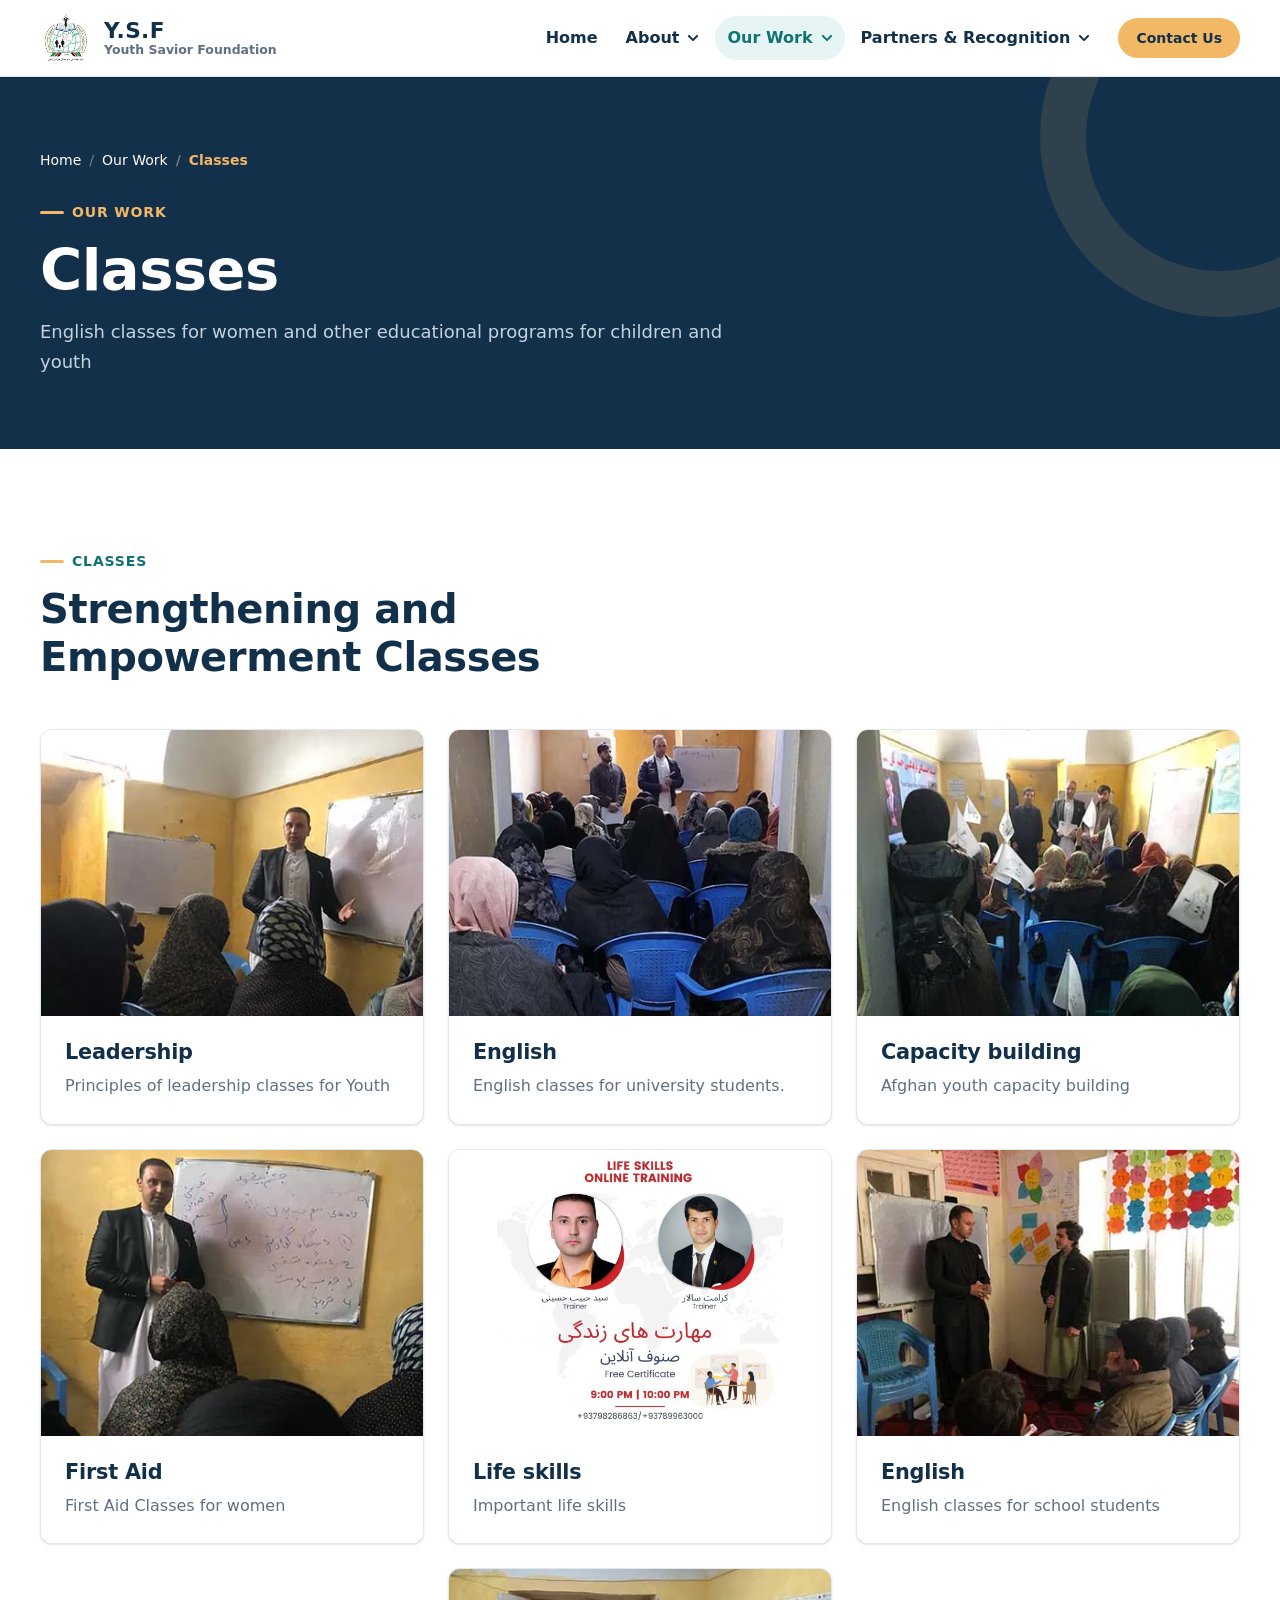
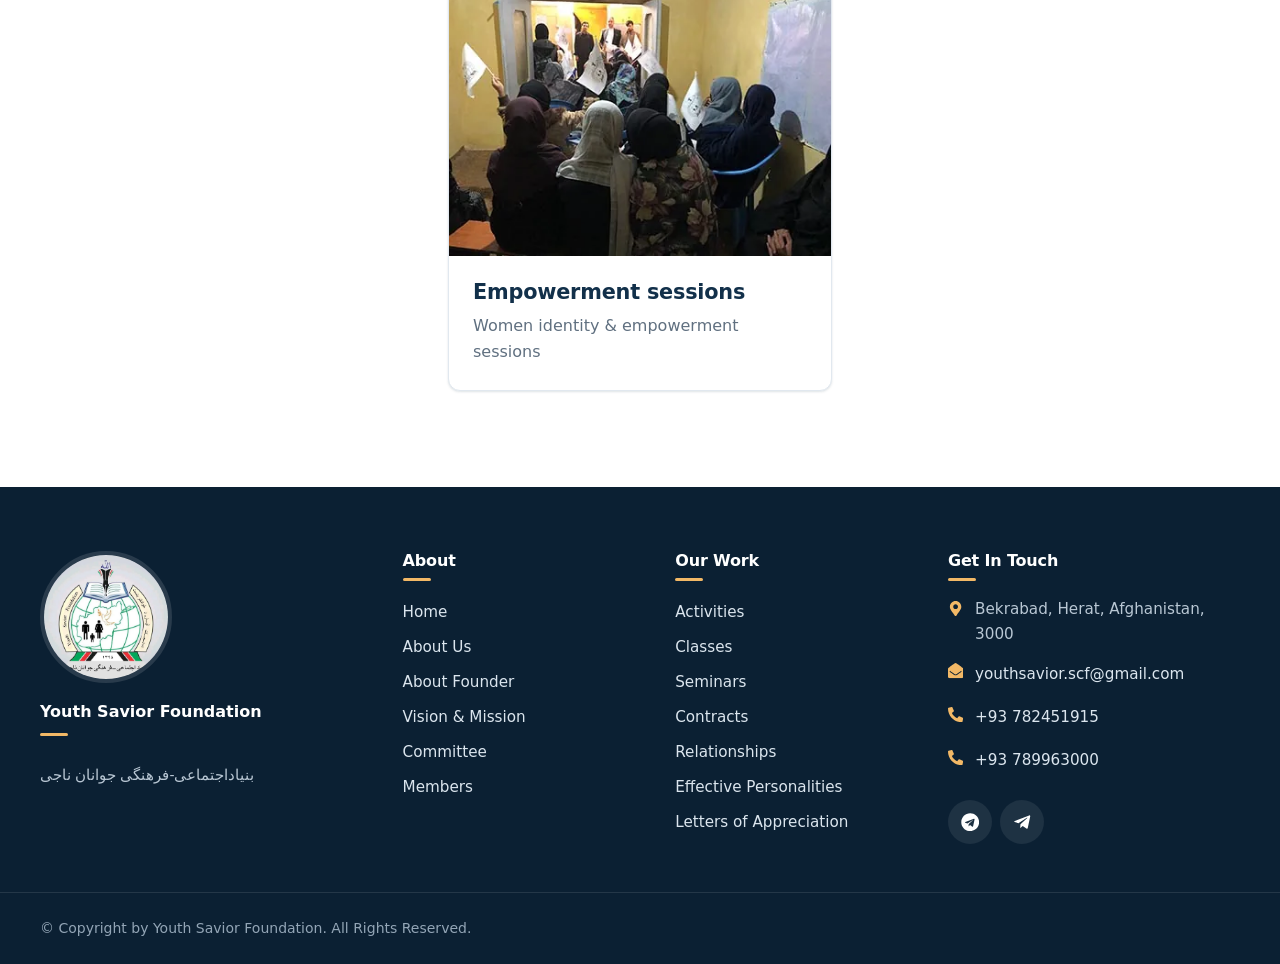
<file: classes.html>
<!DOCTYPE html>
<html lang="en">

<head>
  <meta charset="utf-8">
  <meta name="viewport" content="width=device-width, initial-scale=1">
  <meta http-equiv="Content-Security-Policy" content="default-src 'self'; script-src 'self' 'unsafe-hashes' 'sha256-MhtPZXr7+LpJUY5qtMutB+qWfQtMaPccfe7QXtCcEYc='; style-src 'self' 'unsafe-inline' https://fonts.googleapis.com; font-src https://fonts.gstatic.com; img-src 'self' data:; frame-src https://www.google.com; connect-src 'self'; form-action mailto:; base-uri 'self'; object-src 'none'; upgrade-insecure-requests">
  <meta name="referrer" content="strict-origin-when-cross-origin">
  <title>Classes | Youth Savior Foundation</title>
  <meta name="description" content="Leadership, English, first-aid, life-skills, capacity-building and women&#x27;s empowerment classes held by Youth Savior Foundation in Herat.">
  <link rel="canonical" href="https://edris-taji.github.io/YSF/classes.html">
  <meta name="theme-color" content="#12304a">
  <meta property="og:type" content="website">
  <meta property="og:site_name" content="Youth Savior Foundation">
  <meta property="og:title" content="Classes | Youth Savior Foundation">
  <meta property="og:description" content="Leadership, English, first-aid, life-skills, capacity-building and women&#x27;s empowerment classes held by Youth Savior Foundation in Herat.">
  <meta property="og:url" content="https://edris-taji.github.io/YSF/classes.html">
  <meta property="og:image" content="https://edris-taji.github.io/YSF/img/carousel-1.jpg">
  <meta property="og:locale" content="en_US">
  <meta name="twitter:card" content="summary_large_image">
  <link rel="icon" href="img/favicon-32.png" sizes="32x32" type="image/png">
  <link rel="apple-touch-icon" href="img/apple-touch-icon.png">
  <link rel="preconnect" href="https://fonts.googleapis.com">
  <link rel="preconnect" href="https://fonts.gstatic.com" crossorigin>
  <link rel="stylesheet" href="https://fonts.googleapis.com/css2?family=Inter:wght@400;500;600;700&amp;family=Manrope:wght@700;800&amp;display=swap" media="print" onload="this.media='all'">
  <noscript><link rel="stylesheet" href="https://fonts.googleapis.com/css2?family=Inter:wght@400;500;600;700&amp;family=Manrope:wght@700;800&amp;display=swap"></noscript>
  <link rel="stylesheet" href="css/style.css">
</head>

<body>
  <a class="skip-link" href="#main">Skip to main content</a>
  <header class="site-header" id="top">
    <div class="container header-inner">
      <a class="brand" href="index.html" aria-label="Youth Savior Foundation, home">
        <img src="img/logo.webp" alt="" width="52" height="52" decoding="async">
        <span class="brand-text"><span class="brand-name">Y.S.F</span><span class="brand-tagline">Youth Savior Foundation</span></span>
      </a>
      <button class="nav-toggle" type="button" aria-expanded="false" aria-controls="site-nav">
        <svg class="ico ico-open" aria-hidden="true"><use href="img/icons.svg#bars"></use></svg><svg class="ico ico-close" aria-hidden="true"><use href="img/icons.svg#times"></use></svg><span>Menu</span>
      </button>
      <nav class="site-nav" id="site-nav" aria-label="Main">
        <ul class="nav-list">
          <li class="nav-item"><a class="nav-link" href="index.html">Home</a></li>
          <li class="nav-item nav-item--dropdown">
            <button type="button" class="nav-link" aria-expanded="false" aria-controls="menu-1">About <svg class="ico" aria-hidden="true"><use href="img/icons.svg#chevron-down"></use></svg></button>
            <ul class="dropdown-menu" id="menu-1">
              <li><a href="about-us.html">About Us</a></li>
              <li><a href="Hossaini.html">About Founder</a></li>
              <li><a href="vision-and-mission.html">Vision &amp; Mission</a></li>
              <li><a href="committee.html">Committee</a></li>
              <li><a href="members.html">Members</a></li>
            </ul>
          </li>
          <li class="nav-item nav-item--dropdown">
            <button type="button" class="nav-link is-current" aria-expanded="false" aria-controls="menu-2">Our Work <svg class="ico" aria-hidden="true"><use href="img/icons.svg#chevron-down"></use></svg></button>
            <ul class="dropdown-menu" id="menu-2">
              <li><a href="activities.html">Activities</a></li>
              <li><a href="classes.html" aria-current="page">Classes</a></li>
              <li><a href="seminars.html">Seminars</a></li>
            </ul>
          </li>
          <li class="nav-item nav-item--dropdown">
            <button type="button" class="nav-link" aria-expanded="false" aria-controls="menu-3">Partners &amp; Recognition <svg class="ico" aria-hidden="true"><use href="img/icons.svg#chevron-down"></use></svg></button>
            <ul class="dropdown-menu" id="menu-3">
              <li><a href="contracts.html">Contracts</a></li>
              <li><a href="relationships.html">Relationships</a></li>
              <li><a href="effective-personalities.html">Effective Personalities</a></li>
              <li><a href="letters-of-appreciation.html">Letters of Appreciation</a></li>
            </ul>
          </li>
        </ul>
        <a class="btn btn--gold btn--sm nav-cta" href="contact.html">Contact Us</a>
      </nav>
    </div>
  </header>

  <main id="main">
    <section class="page-hero">
      <div class="container">
        <nav aria-label="Breadcrumb"><ol class="breadcrumb"><li><a href="index.html">Home</a></li><li><a href="activities.html">Our Work</a></li><li aria-current="page">Classes</li></ol></nav>
        <p class="eyebrow">Our Work</p>
        <h1>Classes</h1>
        <p class="lead">English classes for women and other educational programs for children and youth</p>
      </div>
    </section>

    <section class="section" aria-labelledby="classes-title">
      <div class="container">
        <div class="section-head">
          <p class="eyebrow">Classes</p>
          <h2 id="classes-title">Strengthening and Empowerment Classes</h2>
        </div>

        <div class="grid grid--center">
          <article class="card">
            <figure class="card__media"><img src="img/classes/img-1.webp" alt="Principles of leadership classes for Youth" width="500" height="305" loading="lazy" decoding="async"></figure>
            <div class="card__body">
              <h3 class="card__title">Leadership</h3>
              <p class="card__text">Principles of leadership classes for Youth</p>
            </div>
          </article>
          <article class="card">
            <figure class="card__media"><img src="img/classes/img-2.webp" alt="English classes for university students." width="500" height="308" loading="lazy" decoding="async"></figure>
            <div class="card__body">
              <h3 class="card__title">English</h3>
              <p class="card__text">English classes for university students.</p>
            </div>
          </article>
          <article class="card">
            <figure class="card__media"><img src="img/classes/img-3.webp" alt="Afghan youth capacity building" width="417" height="313" loading="lazy" decoding="async"></figure>
            <div class="card__body">
              <h3 class="card__title">Capacity building</h3>
              <p class="card__text">Afghan youth capacity building</p>
            </div>
          </article>
          <article class="card">
            <figure class="card__media"><img src="img/classes/img-4.webp" alt="First Aid Classes for women" width="417" height="433" loading="lazy" decoding="async"></figure>
            <div class="card__body">
              <h3 class="card__title">First Aid</h3>
              <p class="card__text">First Aid Classes for women</p>
            </div>
          </article>
          <article class="card">
            <figure class="card__media card__media--poster"><img src="img/classes/img-5.webp" alt="Life skills online training poster" style="object-fit:contain;background:#fff" width="1000" height="1000" loading="lazy" decoding="async"></figure>
            <div class="card__body">
              <h3 class="card__title">Life skills</h3>
              <p class="card__text">Important life skills</p>
            </div>
          </article>
          <article class="card">
            <figure class="card__media"><img src="img/classes/img-6.webp" alt="English classes for school students" width="417" height="313" loading="lazy" decoding="async"></figure>
            <div class="card__body">
              <h3 class="card__title">English</h3>
              <p class="card__text">English classes for school students</p>
            </div>
          </article>
          <article class="card">
            <figure class="card__media"><img src="img/classes/img-7.webp" alt="Women identity &amp; empowerment sessions" width="417" height="313" loading="lazy" decoding="async"></figure>
            <div class="card__body">
              <h3 class="card__title">Empowerment sessions</h3>
              <p class="card__text">Women identity &amp; empowerment sessions</p>
            </div>
          </article>
        </div>
      </div>
    </section>
  </main>

  <footer class="site-footer">
    <div class="container footer-main">
      <div class="footer-brand">
        <img src="img/footer-logo.webp" alt="Youth Savior Foundation logo" width="800" height="704" loading="lazy" decoding="async">
        <p><strong class="footer-title" style="display:inline">Youth Savior Foundation</strong><br><span lang="fa" dir="rtl">بنیاداجتماعی-فرهنگی جوانان ناجی</span></p>
      </div>
      <nav aria-label="About">
        <h2 class="footer-title">About</h2>
        <ul class="footer-links">
          <li><a href="index.html">Home</a></li>
          <li><a href="about-us.html">About Us</a></li>
          <li><a href="Hossaini.html">About Founder</a></li>
          <li><a href="vision-and-mission.html">Vision &amp; Mission</a></li>
          <li><a href="committee.html">Committee</a></li>
          <li><a href="members.html">Members</a></li>
        </ul>
      </nav>
      <nav aria-label="Our work">
        <h2 class="footer-title">Our Work</h2>
        <ul class="footer-links">
          <li><a href="activities.html">Activities</a></li>
          <li><a href="classes.html">Classes</a></li>
          <li><a href="seminars.html">Seminars</a></li>
          <li><a href="contracts.html">Contracts</a></li>
          <li><a href="relationships.html">Relationships</a></li>
          <li><a href="effective-personalities.html">Effective Personalities</a></li>
          <li><a href="letters-of-appreciation.html">Letters of Appreciation</a></li>
        </ul>
      </nav>
      <div>
        <h2 class="footer-title">Get In Touch</h2>
        <address>
          <ul class="footer-contact">
            <li><svg class="ico" aria-hidden="true"><use href="img/icons.svg#map-marker"></use></svg><span>Bekrabad, Herat, Afghanistan, 3000</span></li>
            <li><svg class="ico" aria-hidden="true"><use href="img/icons.svg#envelope-open"></use></svg><a href="mailto:youthsavior.scf@gmail.com">youthsavior.scf@gmail.com</a></li>
            <li><svg class="ico" aria-hidden="true"><use href="img/icons.svg#phone"></use></svg><a href="tel:+93782451915">+93 782451915</a></li>
            <li><svg class="ico" aria-hidden="true"><use href="img/icons.svg#phone"></use></svg><a href="tel:+93789963000">+93 789963000</a></li>
          </ul>
        </address>
        <div class="social-links">
          <a href="https://t.me/youthsaviorscf" target="_blank" rel="noopener" aria-label="Y.S.F Telegram (opens in a new tab)"><svg class="ico" aria-hidden="true"><use href="img/icons.svg#telegram"></use></svg></a>
          <a href="https://t.me/youthsaviorfoundation" target="_blank" rel="noopener" aria-label="Y.S.F Telegram Channel (opens in a new tab)"><svg class="ico" aria-hidden="true"><use href="img/icons.svg#telegram-plane"></use></svg></a>
        </div>
      </div>
    </div>
    <div class="footer-bottom">
      <div class="container">
        <p>&copy; Copyright by Youth Savior Foundation. All Rights Reserved.</p>
      </div>
    </div>
  </footer>

  <a href="#top" class="back-to-top" aria-label="Back to top"><svg class="ico" aria-hidden="true"><use href="img/icons.svg#angle-up"></use></svg></a>
  <script src="js/main.js" defer></script>
</body>

</html>
</file>
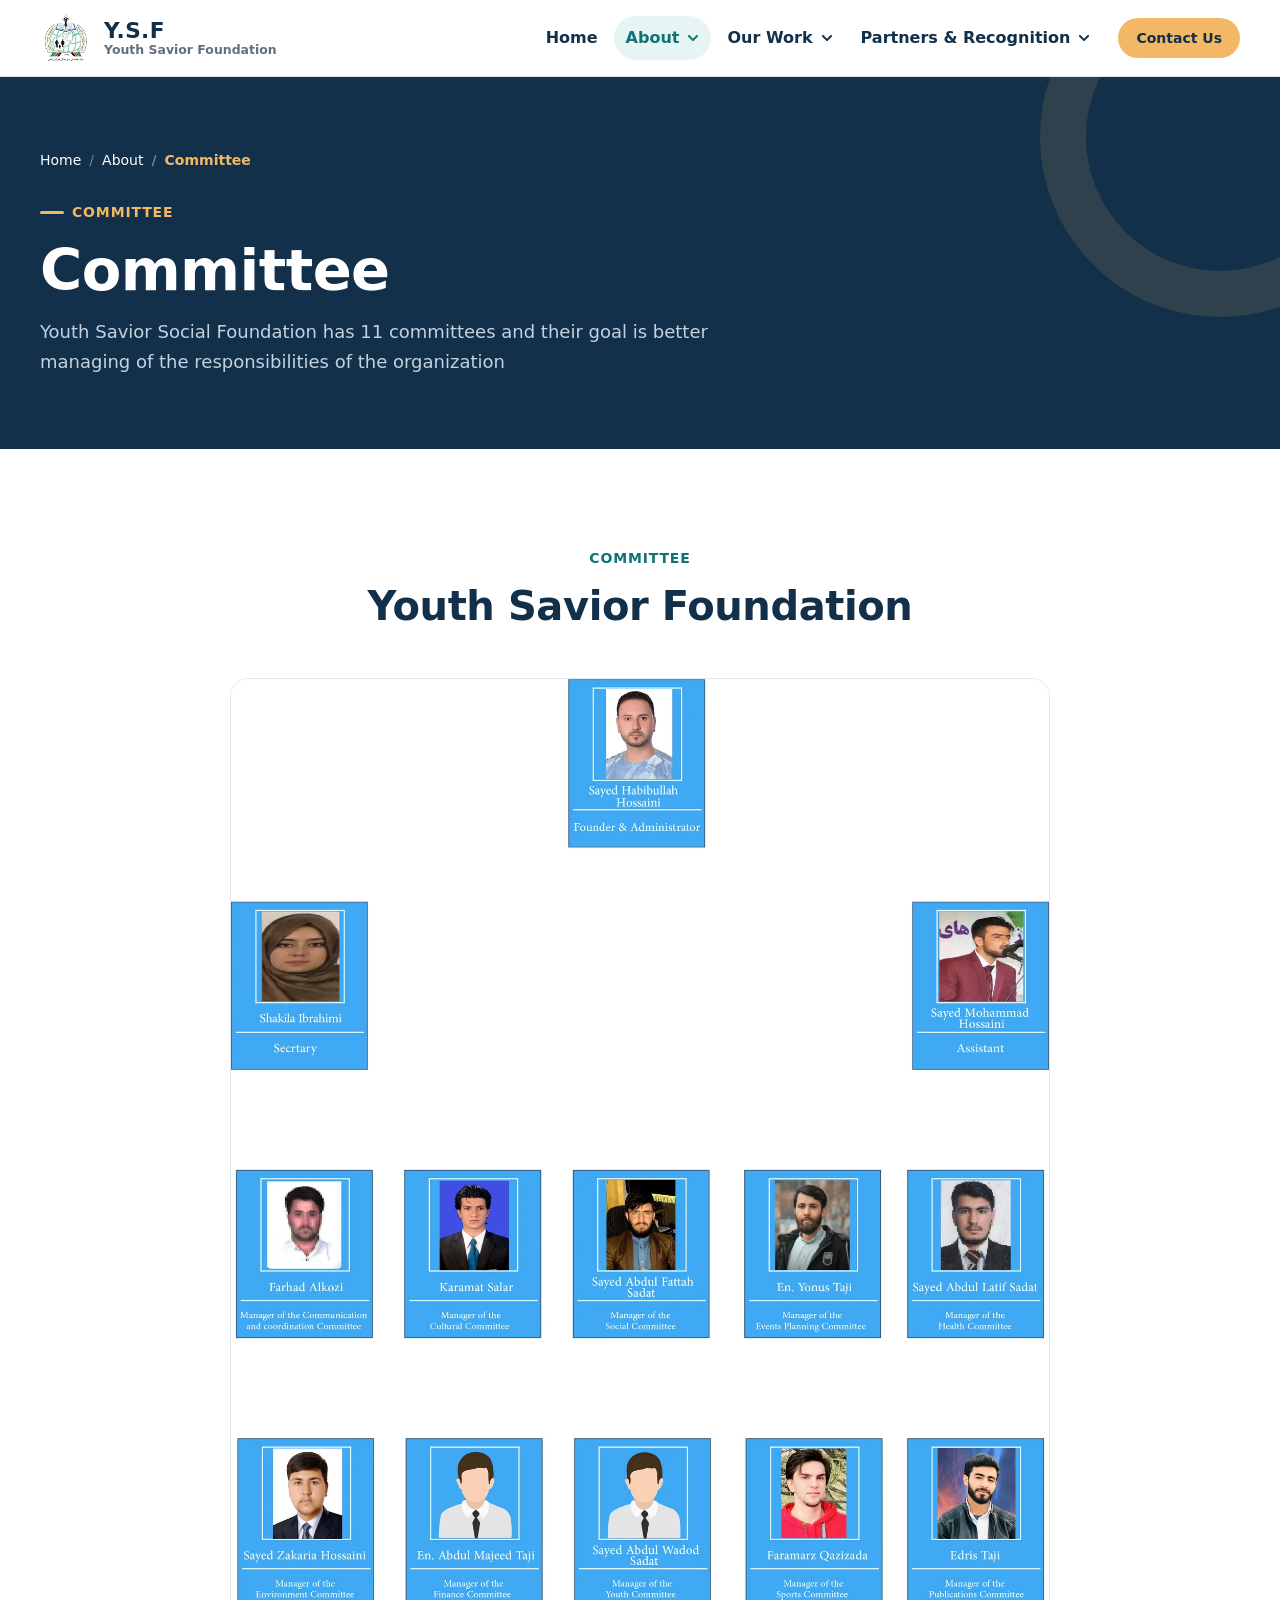
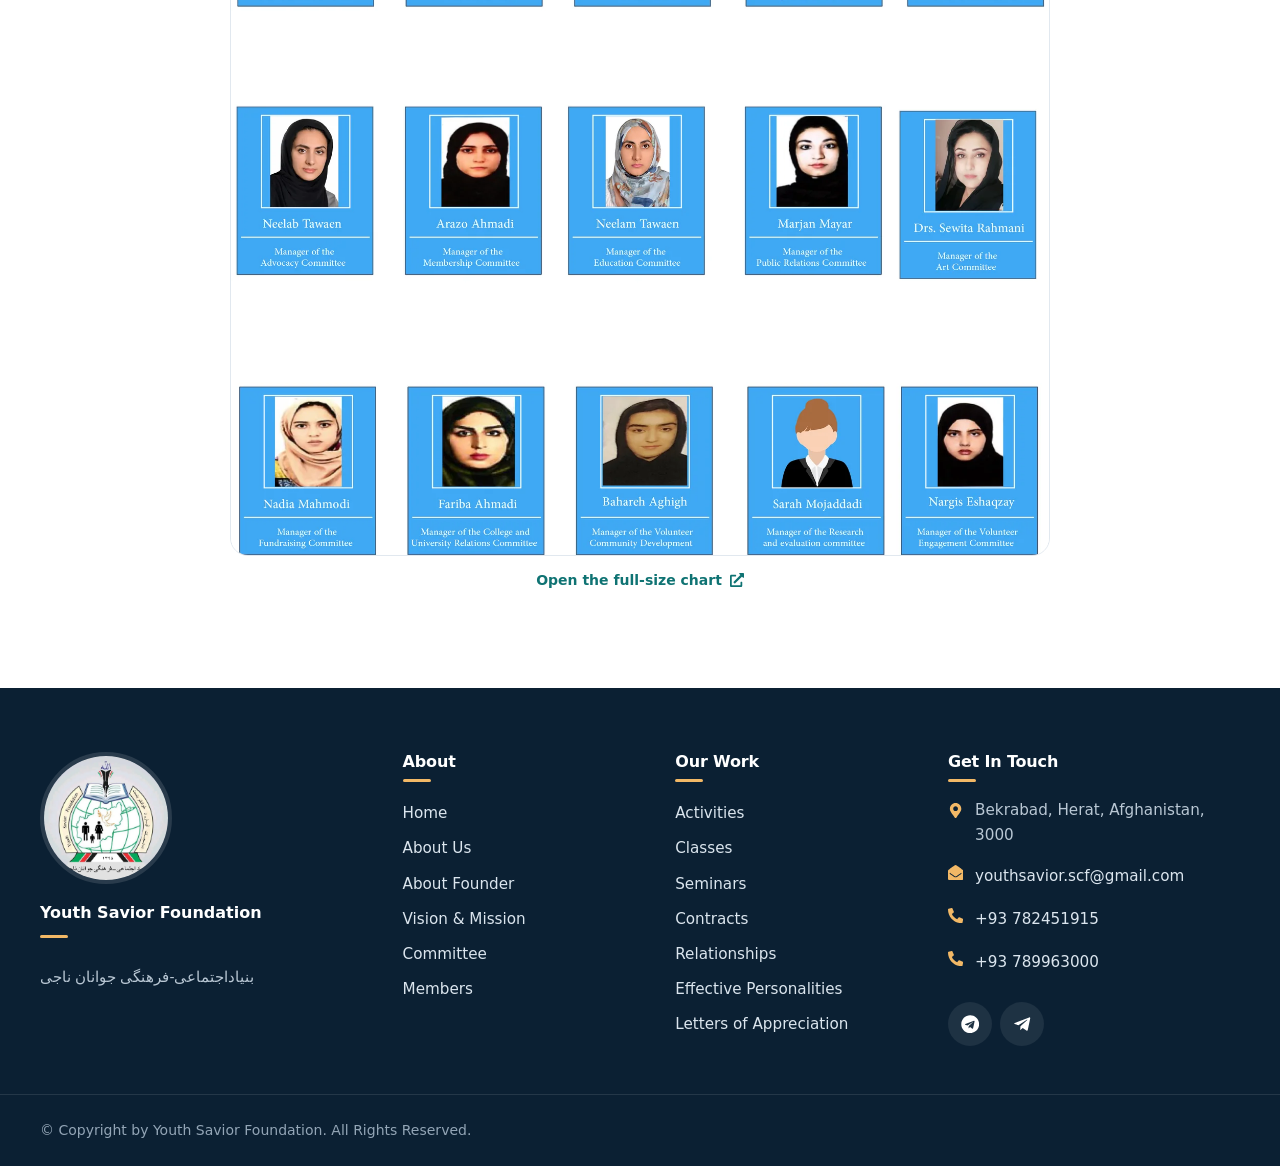
<file: committee.html>
<!DOCTYPE html>
<html lang="en">

<head>
  <meta charset="utf-8">
  <meta name="viewport" content="width=device-width, initial-scale=1">
  <meta http-equiv="Content-Security-Policy" content="default-src 'self'; script-src 'self' 'unsafe-hashes' 'sha256-MhtPZXr7+LpJUY5qtMutB+qWfQtMaPccfe7QXtCcEYc='; style-src 'self' 'unsafe-inline' https://fonts.googleapis.com; font-src https://fonts.gstatic.com; img-src 'self' data:; frame-src https://www.google.com; connect-src 'self'; form-action mailto:; base-uri 'self'; object-src 'none'; upgrade-insecure-requests">
  <meta name="referrer" content="strict-origin-when-cross-origin">
  <title>Committee | Youth Savior Foundation</title>
  <meta name="description" content="The organizational chart of the 11 committees that manage the responsibilities of Youth Savior Foundation.">
  <link rel="canonical" href="https://edris-taji.github.io/YSF/committee.html">
  <meta name="theme-color" content="#12304a">
  <meta property="og:type" content="website">
  <meta property="og:site_name" content="Youth Savior Foundation">
  <meta property="og:title" content="Committee | Youth Savior Foundation">
  <meta property="og:description" content="The organizational chart of the 11 committees that manage the responsibilities of Youth Savior Foundation.">
  <meta property="og:url" content="https://edris-taji.github.io/YSF/committee.html">
  <meta property="og:image" content="https://edris-taji.github.io/YSF/img/carousel-1.jpg">
  <meta property="og:locale" content="en_US">
  <meta name="twitter:card" content="summary_large_image">
  <link rel="icon" href="img/favicon-32.png" sizes="32x32" type="image/png">
  <link rel="apple-touch-icon" href="img/apple-touch-icon.png">
  <link rel="preconnect" href="https://fonts.googleapis.com">
  <link rel="preconnect" href="https://fonts.gstatic.com" crossorigin>
  <link rel="stylesheet" href="https://fonts.googleapis.com/css2?family=Inter:wght@400;500;600;700&amp;family=Manrope:wght@700;800&amp;display=swap" media="print" onload="this.media='all'">
  <noscript><link rel="stylesheet" href="https://fonts.googleapis.com/css2?family=Inter:wght@400;500;600;700&amp;family=Manrope:wght@700;800&amp;display=swap"></noscript>
  <link rel="stylesheet" href="css/style.css">
</head>

<body>
  <a class="skip-link" href="#main">Skip to main content</a>
  <header class="site-header" id="top">
    <div class="container header-inner">
      <a class="brand" href="index.html" aria-label="Youth Savior Foundation, home">
        <img src="img/logo.webp" alt="" width="52" height="52" decoding="async">
        <span class="brand-text"><span class="brand-name">Y.S.F</span><span class="brand-tagline">Youth Savior Foundation</span></span>
      </a>
      <button class="nav-toggle" type="button" aria-expanded="false" aria-controls="site-nav">
        <svg class="ico ico-open" aria-hidden="true"><use href="img/icons.svg#bars"></use></svg><svg class="ico ico-close" aria-hidden="true"><use href="img/icons.svg#times"></use></svg><span>Menu</span>
      </button>
      <nav class="site-nav" id="site-nav" aria-label="Main">
        <ul class="nav-list">
          <li class="nav-item"><a class="nav-link" href="index.html">Home</a></li>
          <li class="nav-item nav-item--dropdown">
            <button type="button" class="nav-link is-current" aria-expanded="false" aria-controls="menu-1">About <svg class="ico" aria-hidden="true"><use href="img/icons.svg#chevron-down"></use></svg></button>
            <ul class="dropdown-menu" id="menu-1">
              <li><a href="about-us.html">About Us</a></li>
              <li><a href="Hossaini.html">About Founder</a></li>
              <li><a href="vision-and-mission.html">Vision &amp; Mission</a></li>
              <li><a href="committee.html" aria-current="page">Committee</a></li>
              <li><a href="members.html">Members</a></li>
            </ul>
          </li>
          <li class="nav-item nav-item--dropdown">
            <button type="button" class="nav-link" aria-expanded="false" aria-controls="menu-2">Our Work <svg class="ico" aria-hidden="true"><use href="img/icons.svg#chevron-down"></use></svg></button>
            <ul class="dropdown-menu" id="menu-2">
              <li><a href="activities.html">Activities</a></li>
              <li><a href="classes.html">Classes</a></li>
              <li><a href="seminars.html">Seminars</a></li>
            </ul>
          </li>
          <li class="nav-item nav-item--dropdown">
            <button type="button" class="nav-link" aria-expanded="false" aria-controls="menu-3">Partners &amp; Recognition <svg class="ico" aria-hidden="true"><use href="img/icons.svg#chevron-down"></use></svg></button>
            <ul class="dropdown-menu" id="menu-3">
              <li><a href="contracts.html">Contracts</a></li>
              <li><a href="relationships.html">Relationships</a></li>
              <li><a href="effective-personalities.html">Effective Personalities</a></li>
              <li><a href="letters-of-appreciation.html">Letters of Appreciation</a></li>
            </ul>
          </li>
        </ul>
        <a class="btn btn--gold btn--sm nav-cta" href="contact.html">Contact Us</a>
      </nav>
    </div>
  </header>

  <main id="main">
    <section class="page-hero">
      <div class="container">
        <nav aria-label="Breadcrumb"><ol class="breadcrumb"><li><a href="index.html">Home</a></li><li><a href="about-us.html">About</a></li><li aria-current="page">Committee</li></ol></nav>
        <p class="eyebrow">Committee</p>
        <h1>Committee</h1>
        <p class="lead">Youth Savior Social Foundation has 11 committees and their goal is better managing of the responsibilities of the organization</p>
      </div>
    </section>

    <section class="section" aria-labelledby="chart-title">
      <div class="container container--narrow">
        <div class="section-head section-head--center">
          <p class="eyebrow">Committee</p>
          <h2 id="chart-title">Youth Savior Foundation</h2>
        </div>

        <figure class="media-frame">
          <a href="chart.png"><img src="img/committee-chart.webp" alt="Organizational chart of the 11 committees of Youth Savior Foundation" style="border:1px solid var(--border);background:#fff" width="1600" height="2888" loading="lazy" decoding="async"></a>
          <figcaption class="text-center"><a class="link-arrow" href="chart.png">Open the full-size chart <svg class="ico" aria-hidden="true"><use href="img/icons.svg#external-link"></use></svg></a></figcaption>
        </figure>
      </div>
    </section>
  </main>

  <footer class="site-footer">
    <div class="container footer-main">
      <div class="footer-brand">
        <img src="img/footer-logo.webp" alt="Youth Savior Foundation logo" width="800" height="704" loading="lazy" decoding="async">
        <p><strong class="footer-title" style="display:inline">Youth Savior Foundation</strong><br><span lang="fa" dir="rtl">بنیاداجتماعی-فرهنگی جوانان ناجی</span></p>
      </div>
      <nav aria-label="About">
        <h2 class="footer-title">About</h2>
        <ul class="footer-links">
          <li><a href="index.html">Home</a></li>
          <li><a href="about-us.html">About Us</a></li>
          <li><a href="Hossaini.html">About Founder</a></li>
          <li><a href="vision-and-mission.html">Vision &amp; Mission</a></li>
          <li><a href="committee.html">Committee</a></li>
          <li><a href="members.html">Members</a></li>
        </ul>
      </nav>
      <nav aria-label="Our work">
        <h2 class="footer-title">Our Work</h2>
        <ul class="footer-links">
          <li><a href="activities.html">Activities</a></li>
          <li><a href="classes.html">Classes</a></li>
          <li><a href="seminars.html">Seminars</a></li>
          <li><a href="contracts.html">Contracts</a></li>
          <li><a href="relationships.html">Relationships</a></li>
          <li><a href="effective-personalities.html">Effective Personalities</a></li>
          <li><a href="letters-of-appreciation.html">Letters of Appreciation</a></li>
        </ul>
      </nav>
      <div>
        <h2 class="footer-title">Get In Touch</h2>
        <address>
          <ul class="footer-contact">
            <li><svg class="ico" aria-hidden="true"><use href="img/icons.svg#map-marker"></use></svg><span>Bekrabad, Herat, Afghanistan, 3000</span></li>
            <li><svg class="ico" aria-hidden="true"><use href="img/icons.svg#envelope-open"></use></svg><a href="mailto:youthsavior.scf@gmail.com">youthsavior.scf@gmail.com</a></li>
            <li><svg class="ico" aria-hidden="true"><use href="img/icons.svg#phone"></use></svg><a href="tel:+93782451915">+93 782451915</a></li>
            <li><svg class="ico" aria-hidden="true"><use href="img/icons.svg#phone"></use></svg><a href="tel:+93789963000">+93 789963000</a></li>
          </ul>
        </address>
        <div class="social-links">
          <a href="https://t.me/youthsaviorscf" target="_blank" rel="noopener" aria-label="Y.S.F Telegram (opens in a new tab)"><svg class="ico" aria-hidden="true"><use href="img/icons.svg#telegram"></use></svg></a>
          <a href="https://t.me/youthsaviorfoundation" target="_blank" rel="noopener" aria-label="Y.S.F Telegram Channel (opens in a new tab)"><svg class="ico" aria-hidden="true"><use href="img/icons.svg#telegram-plane"></use></svg></a>
        </div>
      </div>
    </div>
    <div class="footer-bottom">
      <div class="container">
        <p>&copy; Copyright by Youth Savior Foundation. All Rights Reserved.</p>
      </div>
    </div>
  </footer>

  <a href="#top" class="back-to-top" aria-label="Back to top"><svg class="ico" aria-hidden="true"><use href="img/icons.svg#angle-up"></use></svg></a>
  <script src="js/main.js" defer></script>
</body>

</html>
</file>
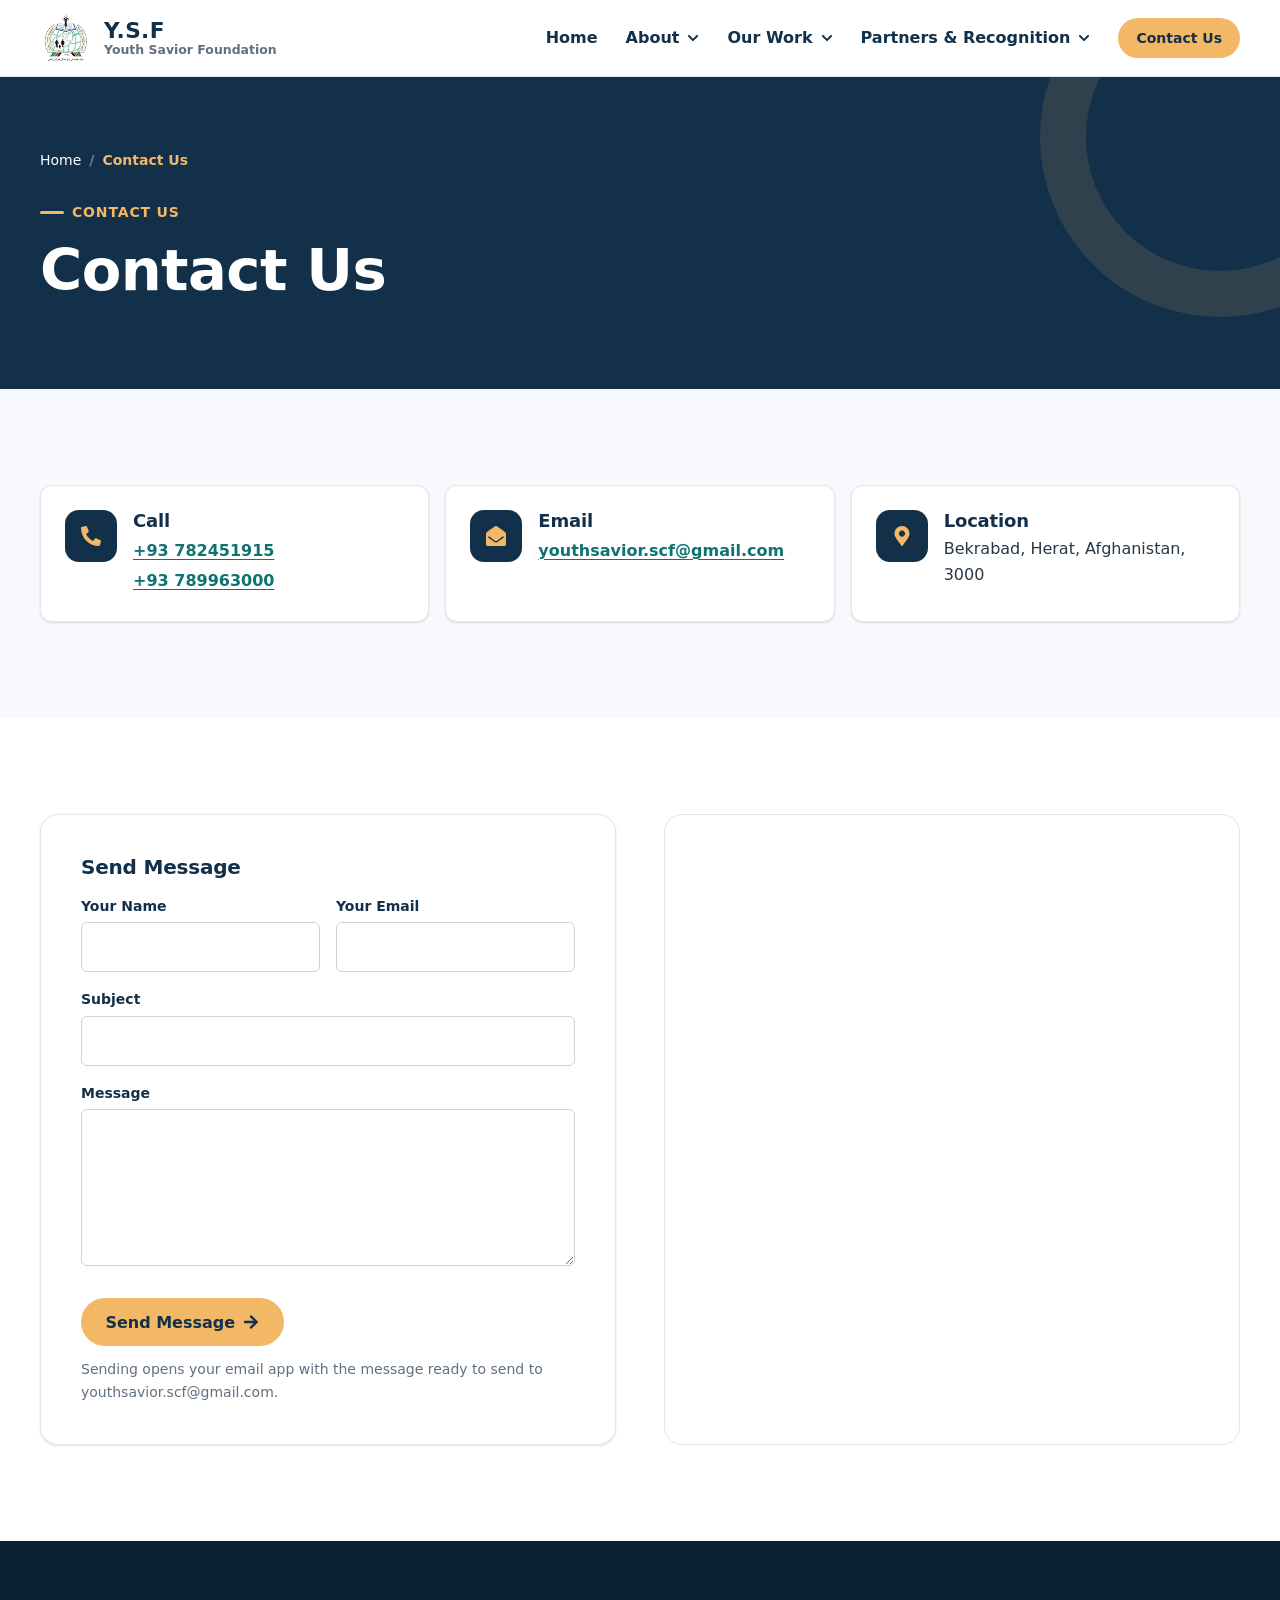
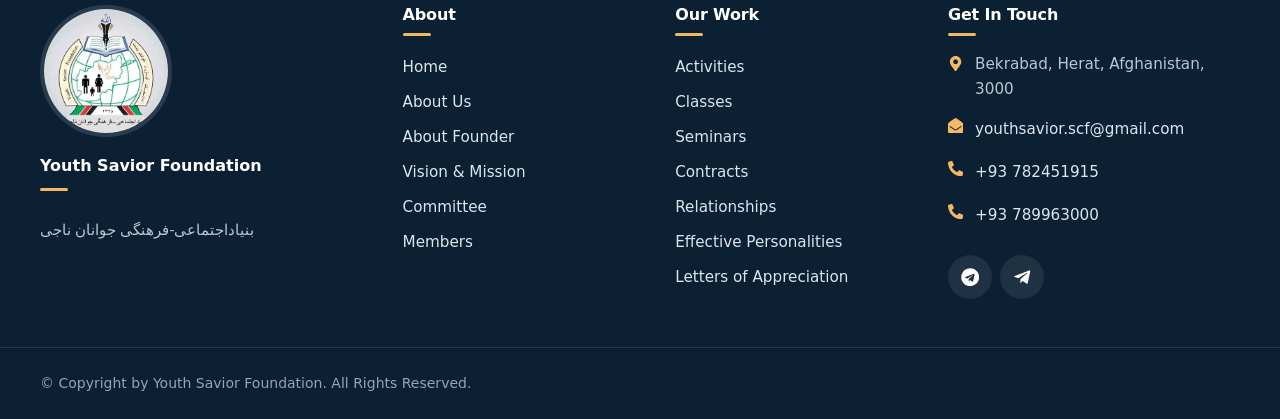
<file: contact.html>
<!DOCTYPE html>
<html lang="en">

<head>
  <meta charset="utf-8">
  <meta name="viewport" content="width=device-width, initial-scale=1">
  <meta http-equiv="Content-Security-Policy" content="default-src 'self'; script-src 'self' 'unsafe-hashes' 'sha256-MhtPZXr7+LpJUY5qtMutB+qWfQtMaPccfe7QXtCcEYc='; style-src 'self' 'unsafe-inline' https://fonts.googleapis.com; font-src https://fonts.gstatic.com; img-src 'self' data:; frame-src https://www.google.com; connect-src 'self'; form-action mailto:; base-uri 'self'; object-src 'none'; upgrade-insecure-requests">
  <meta name="referrer" content="strict-origin-when-cross-origin">
  <title>Contact Us | Youth Savior Foundation</title>
  <meta name="description" content="Contact Youth Savior Foundation in Bekrabad, Herat, Afghanistan by phone, email or Telegram, or send us a message.">
  <link rel="canonical" href="https://edris-taji.github.io/YSF/contact.html">
  <meta name="theme-color" content="#12304a">
  <meta property="og:type" content="website">
  <meta property="og:site_name" content="Youth Savior Foundation">
  <meta property="og:title" content="Contact Us | Youth Savior Foundation">
  <meta property="og:description" content="Contact Youth Savior Foundation in Bekrabad, Herat, Afghanistan by phone, email or Telegram, or send us a message.">
  <meta property="og:url" content="https://edris-taji.github.io/YSF/contact.html">
  <meta property="og:image" content="https://edris-taji.github.io/YSF/img/carousel-1.jpg">
  <meta property="og:locale" content="en_US">
  <meta name="twitter:card" content="summary_large_image">
  <link rel="icon" href="img/favicon-32.png" sizes="32x32" type="image/png">
  <link rel="apple-touch-icon" href="img/apple-touch-icon.png">
  <link rel="preconnect" href="https://fonts.googleapis.com">
  <link rel="preconnect" href="https://fonts.gstatic.com" crossorigin>
  <link rel="stylesheet" href="https://fonts.googleapis.com/css2?family=Inter:wght@400;500;600;700&amp;family=Manrope:wght@700;800&amp;display=swap" media="print" onload="this.media='all'">
  <noscript><link rel="stylesheet" href="https://fonts.googleapis.com/css2?family=Inter:wght@400;500;600;700&amp;family=Manrope:wght@700;800&amp;display=swap"></noscript>
  <link rel="stylesheet" href="css/style.css">
</head>

<body>
  <a class="skip-link" href="#main">Skip to main content</a>
  <header class="site-header" id="top">
    <div class="container header-inner">
      <a class="brand" href="index.html" aria-label="Youth Savior Foundation, home">
        <img src="img/logo.webp" alt="" width="52" height="52" decoding="async">
        <span class="brand-text"><span class="brand-name">Y.S.F</span><span class="brand-tagline">Youth Savior Foundation</span></span>
      </a>
      <button class="nav-toggle" type="button" aria-expanded="false" aria-controls="site-nav">
        <svg class="ico ico-open" aria-hidden="true"><use href="img/icons.svg#bars"></use></svg><svg class="ico ico-close" aria-hidden="true"><use href="img/icons.svg#times"></use></svg><span>Menu</span>
      </button>
      <nav class="site-nav" id="site-nav" aria-label="Main">
        <ul class="nav-list">
          <li class="nav-item"><a class="nav-link" href="index.html">Home</a></li>
          <li class="nav-item nav-item--dropdown">
            <button type="button" class="nav-link" aria-expanded="false" aria-controls="menu-1">About <svg class="ico" aria-hidden="true"><use href="img/icons.svg#chevron-down"></use></svg></button>
            <ul class="dropdown-menu" id="menu-1">
              <li><a href="about-us.html">About Us</a></li>
              <li><a href="Hossaini.html">About Founder</a></li>
              <li><a href="vision-and-mission.html">Vision &amp; Mission</a></li>
              <li><a href="committee.html">Committee</a></li>
              <li><a href="members.html">Members</a></li>
            </ul>
          </li>
          <li class="nav-item nav-item--dropdown">
            <button type="button" class="nav-link" aria-expanded="false" aria-controls="menu-2">Our Work <svg class="ico" aria-hidden="true"><use href="img/icons.svg#chevron-down"></use></svg></button>
            <ul class="dropdown-menu" id="menu-2">
              <li><a href="activities.html">Activities</a></li>
              <li><a href="classes.html">Classes</a></li>
              <li><a href="seminars.html">Seminars</a></li>
            </ul>
          </li>
          <li class="nav-item nav-item--dropdown">
            <button type="button" class="nav-link" aria-expanded="false" aria-controls="menu-3">Partners &amp; Recognition <svg class="ico" aria-hidden="true"><use href="img/icons.svg#chevron-down"></use></svg></button>
            <ul class="dropdown-menu" id="menu-3">
              <li><a href="contracts.html">Contracts</a></li>
              <li><a href="relationships.html">Relationships</a></li>
              <li><a href="effective-personalities.html">Effective Personalities</a></li>
              <li><a href="letters-of-appreciation.html">Letters of Appreciation</a></li>
            </ul>
          </li>
        </ul>
        <a class="btn btn--gold btn--sm nav-cta" href="contact.html" aria-current="page">Contact Us</a>
      </nav>
    </div>
  </header>

  <main id="main">
    <section class="page-hero">
      <div class="container">
        <nav aria-label="Breadcrumb"><ol class="breadcrumb"><li><a href="index.html">Home</a></li><li aria-current="page">Contact Us</li></ol></nav>
        <p class="eyebrow">Contact Us</p>
        <h1>Contact Us</h1>
      </div>
    </section>

    <section class="section section--alt">
      <div class="container">
        <div class="contact-cards">
          <div class="contact-card">
            <div class="contact-card__icon"><svg class="ico" aria-hidden="true"><use href="img/icons.svg#phone"></use></svg></div>
            <div><h2>Call</h2><p><a href="tel:+93782451915">+93 782451915</a><br><a href="tel:+93789963000">+93 789963000</a></p></div>
          </div>
          <div class="contact-card">
            <div class="contact-card__icon"><svg class="ico" aria-hidden="true"><use href="img/icons.svg#envelope-open"></use></svg></div>
            <div><h2>Email</h2><p><a href="mailto:youthsavior.scf@gmail.com">youthsavior.scf@gmail.com</a></p></div>
          </div>
          <div class="contact-card">
            <div class="contact-card__icon"><svg class="ico" aria-hidden="true"><use href="img/icons.svg#map-marker"></use></svg></div>
            <div><h2>Location</h2><address>Bekrabad, Herat, Afghanistan, 3000</address></div>
          </div>
        </div>
      </div>
    </section>

    <section class="section" aria-labelledby="form-title">
      <div class="container split split--top">
        <div class="form-card">
          <h2 id="form-title" style="font-size:var(--fs-lg)">Send Message</h2>
          <form class="contact-form" action="mailto:youthsavior.scf@gmail.com" method="post" enctype="text/plain" data-contact-form novalidate>
            <div class="form-grid">
              <div class="field"><label for="cf-name">Your Name</label><input id="cf-name" name="name" type="text" autocomplete="name" required></div>
              <div class="field"><label for="cf-email">Your Email</label><input id="cf-email" name="email" type="email" autocomplete="email" required></div>
              <div class="field field--full"><label for="cf-subject">Subject</label><input id="cf-subject" name="subject" type="text" required></div>
              <div class="field field--full"><label for="cf-message">Message</label><textarea id="cf-message" name="message" rows="5" required></textarea></div>
            </div>
            <div class="actions"><button class="btn btn--gold" type="submit">Send Message <svg class="ico" aria-hidden="true"><use href="img/icons.svg#arrow-right"></use></svg></button></div>
            <p class="form-note">Sending opens your email app with the message ready to send to youthsavior.scf@gmail.com.</p>
            <p class="form-status" role="status" aria-live="polite"></p>
          </form>
        </div>
        <div class="map-frame">
          <iframe src="https://www.google.com/maps/embed?pb=!1m18!1m12!1m3!1d2329.300170108831!2d62.22922835992303!3d34.34722306398496!2m3!1f0!2f0!3f0!3m2!1i1024!2i768!4f13.1!3m3!1m2!1s0x3f3ce7ad50095971%3A0x5ccdd0280e14b1da!2z2q_YsNixINis2qnYp9mG2Iwg2YfYsdin2KrYjCDYp9mB2LrYp9mG2LPYqtin2YY!5e0!3m2!1sfa!2s!4v1686982759059!5m2!1sfa!2s" title="Map: Youth Savior Foundation, Bekrabad, Herat" loading="lazy" referrerpolicy="no-referrer-when-downgrade" allowfullscreen></iframe>
        </div>
      </div>
    </section>
  </main>

  <footer class="site-footer">
    <div class="container footer-main">
      <div class="footer-brand">
        <img src="img/footer-logo.webp" alt="Youth Savior Foundation logo" width="800" height="704" loading="lazy" decoding="async">
        <p><strong class="footer-title" style="display:inline">Youth Savior Foundation</strong><br><span lang="fa" dir="rtl">بنیاداجتماعی-فرهنگی جوانان ناجی</span></p>
      </div>
      <nav aria-label="About">
        <h2 class="footer-title">About</h2>
        <ul class="footer-links">
          <li><a href="index.html">Home</a></li>
          <li><a href="about-us.html">About Us</a></li>
          <li><a href="Hossaini.html">About Founder</a></li>
          <li><a href="vision-and-mission.html">Vision &amp; Mission</a></li>
          <li><a href="committee.html">Committee</a></li>
          <li><a href="members.html">Members</a></li>
        </ul>
      </nav>
      <nav aria-label="Our work">
        <h2 class="footer-title">Our Work</h2>
        <ul class="footer-links">
          <li><a href="activities.html">Activities</a></li>
          <li><a href="classes.html">Classes</a></li>
          <li><a href="seminars.html">Seminars</a></li>
          <li><a href="contracts.html">Contracts</a></li>
          <li><a href="relationships.html">Relationships</a></li>
          <li><a href="effective-personalities.html">Effective Personalities</a></li>
          <li><a href="letters-of-appreciation.html">Letters of Appreciation</a></li>
        </ul>
      </nav>
      <div>
        <h2 class="footer-title">Get In Touch</h2>
        <address>
          <ul class="footer-contact">
            <li><svg class="ico" aria-hidden="true"><use href="img/icons.svg#map-marker"></use></svg><span>Bekrabad, Herat, Afghanistan, 3000</span></li>
            <li><svg class="ico" aria-hidden="true"><use href="img/icons.svg#envelope-open"></use></svg><a href="mailto:youthsavior.scf@gmail.com">youthsavior.scf@gmail.com</a></li>
            <li><svg class="ico" aria-hidden="true"><use href="img/icons.svg#phone"></use></svg><a href="tel:+93782451915">+93 782451915</a></li>
            <li><svg class="ico" aria-hidden="true"><use href="img/icons.svg#phone"></use></svg><a href="tel:+93789963000">+93 789963000</a></li>
          </ul>
        </address>
        <div class="social-links">
          <a href="https://t.me/youthsaviorscf" target="_blank" rel="noopener" aria-label="Y.S.F Telegram (opens in a new tab)"><svg class="ico" aria-hidden="true"><use href="img/icons.svg#telegram"></use></svg></a>
          <a href="https://t.me/youthsaviorfoundation" target="_blank" rel="noopener" aria-label="Y.S.F Telegram Channel (opens in a new tab)"><svg class="ico" aria-hidden="true"><use href="img/icons.svg#telegram-plane"></use></svg></a>
        </div>
      </div>
    </div>
    <div class="footer-bottom">
      <div class="container">
        <p>&copy; Copyright by Youth Savior Foundation. All Rights Reserved.</p>
      </div>
    </div>
  </footer>

  <a href="#top" class="back-to-top" aria-label="Back to top"><svg class="ico" aria-hidden="true"><use href="img/icons.svg#angle-up"></use></svg></a>
  <script src="js/main.js" defer></script>
</body>

</html>
</file>
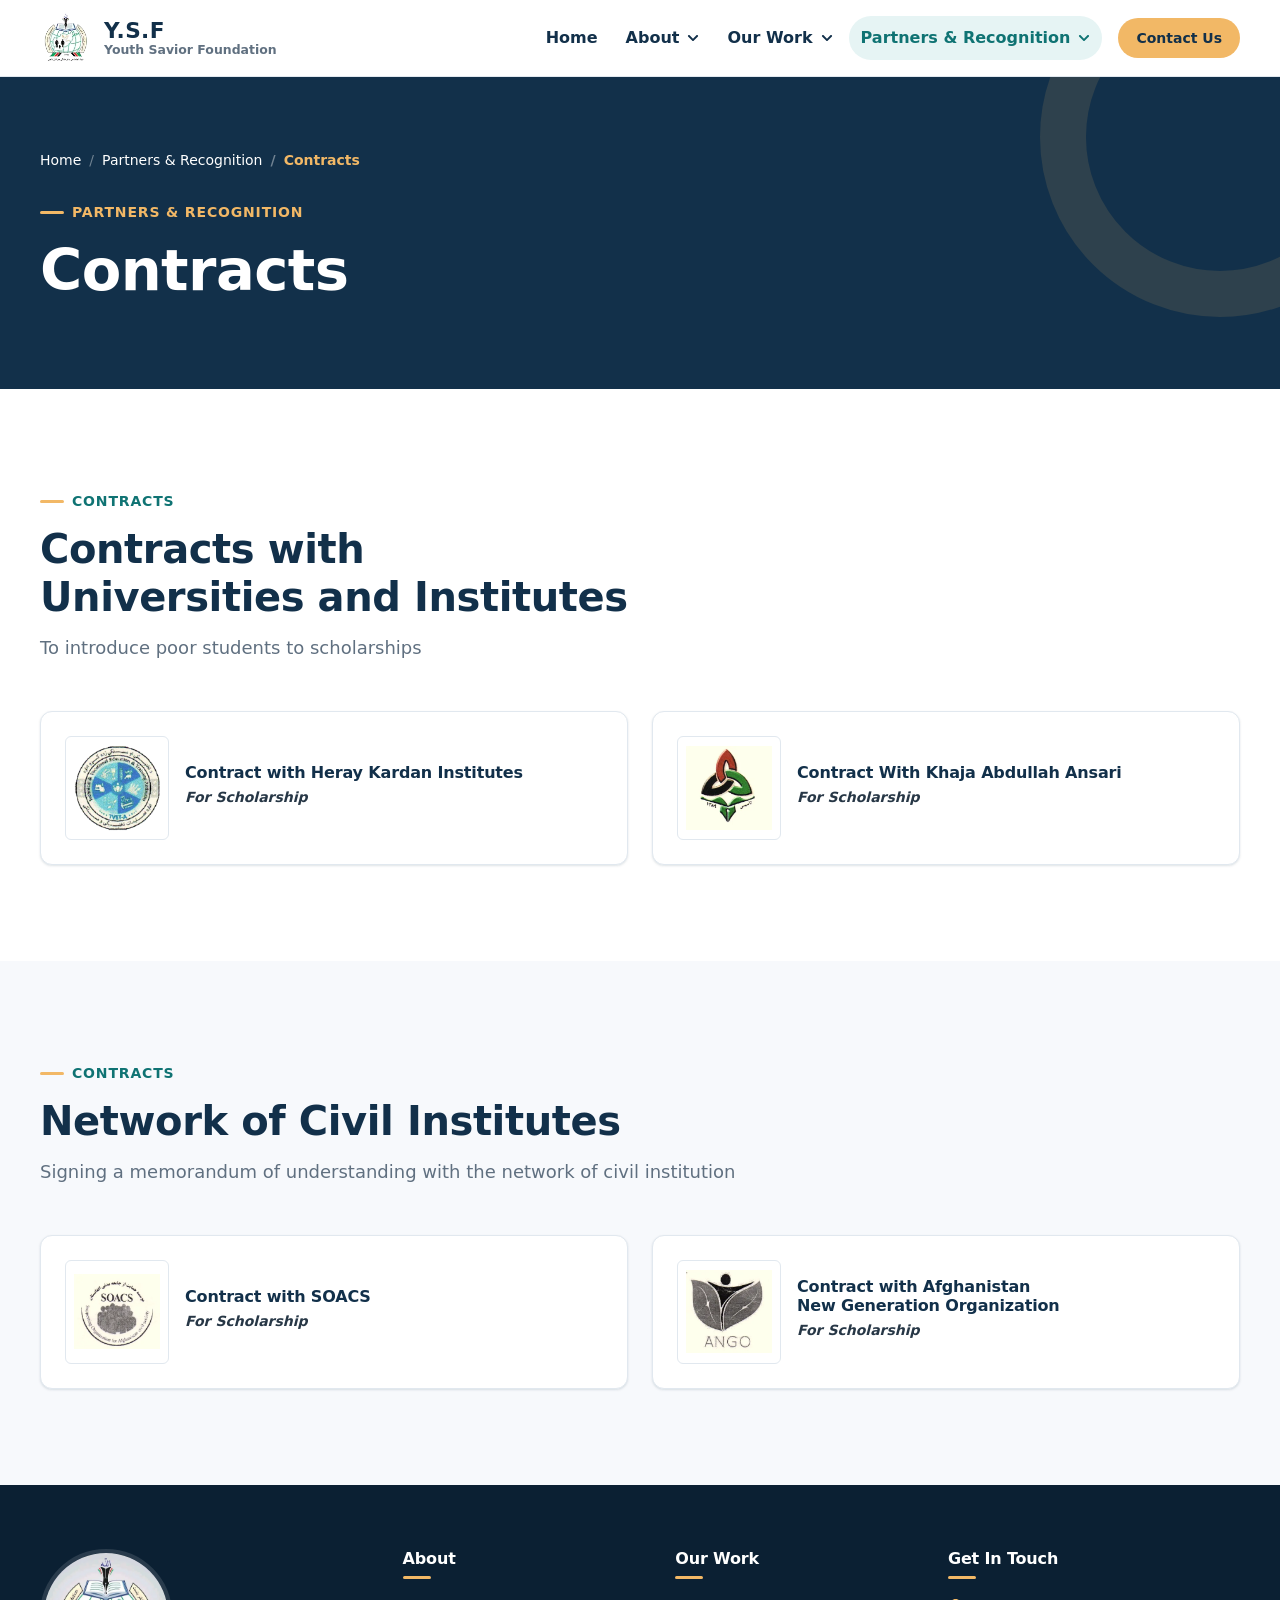
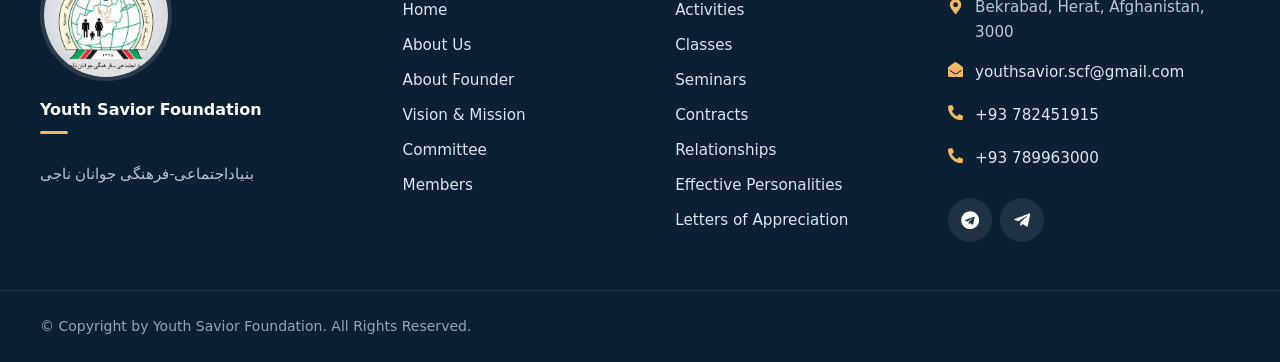
<file: contracts.html>
<!DOCTYPE html>
<html lang="en">

<head>
  <meta charset="utf-8">
  <meta name="viewport" content="width=device-width, initial-scale=1">
  <meta http-equiv="Content-Security-Policy" content="default-src 'self'; script-src 'self' 'unsafe-hashes' 'sha256-MhtPZXr7+LpJUY5qtMutB+qWfQtMaPccfe7QXtCcEYc='; style-src 'self' 'unsafe-inline' https://fonts.googleapis.com; font-src https://fonts.gstatic.com; img-src 'self' data:; frame-src https://www.google.com; connect-src 'self'; form-action mailto:; base-uri 'self'; object-src 'none'; upgrade-insecure-requests">
  <meta name="referrer" content="strict-origin-when-cross-origin">
  <title>Contracts | Youth Savior Foundation</title>
  <meta name="description" content="Scholarship agreements between Youth Savior Foundation and institutes in Herat, and memoranda of understanding with civil institutions.">
  <link rel="canonical" href="https://edris-taji.github.io/YSF/contracts.html">
  <meta name="theme-color" content="#12304a">
  <meta property="og:type" content="website">
  <meta property="og:site_name" content="Youth Savior Foundation">
  <meta property="og:title" content="Contracts | Youth Savior Foundation">
  <meta property="og:description" content="Scholarship agreements between Youth Savior Foundation and institutes in Herat, and memoranda of understanding with civil institutions.">
  <meta property="og:url" content="https://edris-taji.github.io/YSF/contracts.html">
  <meta property="og:image" content="https://edris-taji.github.io/YSF/img/carousel-1.jpg">
  <meta property="og:locale" content="en_US">
  <meta name="twitter:card" content="summary_large_image">
  <link rel="icon" href="img/favicon-32.png" sizes="32x32" type="image/png">
  <link rel="apple-touch-icon" href="img/apple-touch-icon.png">
  <link rel="preconnect" href="https://fonts.googleapis.com">
  <link rel="preconnect" href="https://fonts.gstatic.com" crossorigin>
  <link rel="stylesheet" href="https://fonts.googleapis.com/css2?family=Inter:wght@400;500;600;700&amp;family=Manrope:wght@700;800&amp;display=swap" media="print" onload="this.media='all'">
  <noscript><link rel="stylesheet" href="https://fonts.googleapis.com/css2?family=Inter:wght@400;500;600;700&amp;family=Manrope:wght@700;800&amp;display=swap"></noscript>
  <link rel="stylesheet" href="css/style.css">
</head>

<body>
  <a class="skip-link" href="#main">Skip to main content</a>
  <header class="site-header" id="top">
    <div class="container header-inner">
      <a class="brand" href="index.html" aria-label="Youth Savior Foundation, home">
        <img src="img/logo.webp" alt="" width="52" height="52" decoding="async">
        <span class="brand-text"><span class="brand-name">Y.S.F</span><span class="brand-tagline">Youth Savior Foundation</span></span>
      </a>
      <button class="nav-toggle" type="button" aria-expanded="false" aria-controls="site-nav">
        <svg class="ico ico-open" aria-hidden="true"><use href="img/icons.svg#bars"></use></svg><svg class="ico ico-close" aria-hidden="true"><use href="img/icons.svg#times"></use></svg><span>Menu</span>
      </button>
      <nav class="site-nav" id="site-nav" aria-label="Main">
        <ul class="nav-list">
          <li class="nav-item"><a class="nav-link" href="index.html">Home</a></li>
          <li class="nav-item nav-item--dropdown">
            <button type="button" class="nav-link" aria-expanded="false" aria-controls="menu-1">About <svg class="ico" aria-hidden="true"><use href="img/icons.svg#chevron-down"></use></svg></button>
            <ul class="dropdown-menu" id="menu-1">
              <li><a href="about-us.html">About Us</a></li>
              <li><a href="Hossaini.html">About Founder</a></li>
              <li><a href="vision-and-mission.html">Vision &amp; Mission</a></li>
              <li><a href="committee.html">Committee</a></li>
              <li><a href="members.html">Members</a></li>
            </ul>
          </li>
          <li class="nav-item nav-item--dropdown">
            <button type="button" class="nav-link" aria-expanded="false" aria-controls="menu-2">Our Work <svg class="ico" aria-hidden="true"><use href="img/icons.svg#chevron-down"></use></svg></button>
            <ul class="dropdown-menu" id="menu-2">
              <li><a href="activities.html">Activities</a></li>
              <li><a href="classes.html">Classes</a></li>
              <li><a href="seminars.html">Seminars</a></li>
            </ul>
          </li>
          <li class="nav-item nav-item--dropdown">
            <button type="button" class="nav-link is-current" aria-expanded="false" aria-controls="menu-3">Partners &amp; Recognition <svg class="ico" aria-hidden="true"><use href="img/icons.svg#chevron-down"></use></svg></button>
            <ul class="dropdown-menu" id="menu-3">
              <li><a href="contracts.html" aria-current="page">Contracts</a></li>
              <li><a href="relationships.html">Relationships</a></li>
              <li><a href="effective-personalities.html">Effective Personalities</a></li>
              <li><a href="letters-of-appreciation.html">Letters of Appreciation</a></li>
            </ul>
          </li>
        </ul>
        <a class="btn btn--gold btn--sm nav-cta" href="contact.html">Contact Us</a>
      </nav>
    </div>
  </header>

  <main id="main">
    <section class="page-hero">
      <div class="container">
        <nav aria-label="Breadcrumb"><ol class="breadcrumb"><li><a href="index.html">Home</a></li><li><a href="contracts.html">Partners &amp; Recognition</a></li><li aria-current="page">Contracts</li></ol></nav>
        <p class="eyebrow">Partners &amp; Recognition</p>
        <h1>Contracts</h1>
      </div>
    </section>

    <section class="section" aria-labelledby="universities-title">
      <div class="container">
        <div class="section-head">
          <p class="eyebrow">Contracts</p>
          <h2 id="universities-title">Contracts with Universities and Institutes</h2>
          <p class="lead">To introduce poor students to scholarships</p>
        </div>

        <div class="grid grid--2">
          <article class="credential">
            <div class="credential__logo"><img src="img/contracts/heraykardan.webp" alt="Heray Kardan Institutes logo" width="244" height="244" loading="lazy" decoding="async"></div>
            <div>
              <h3 class="credential__title">Contract with Heray Kardan Institutes</h3>
              <p class="credential__type">For Scholarship</p>
              
            </div>
          </article>
          <article class="credential">
            <div class="credential__logo"><img src="img/contracts/khaja-abdullah-ansari.webp" alt="Khaja Abdullah Ansari logo" width="300" height="291" loading="lazy" decoding="async"></div>
            <div>
              <h3 class="credential__title">Contract With Khaja Abdullah Ansari</h3>
              <p class="credential__type">For Scholarship</p>
              
            </div>
          </article>
        </div>
      </div>
    </section>

    <section class="section section--alt" aria-labelledby="network-title">
      <div class="container">
        <div class="section-head">
          <p class="eyebrow">Contracts</p>
          <h2 id="network-title">Network of Civil Institutes</h2>
          <p class="lead">Signing a memorandum of understanding with the network of civil institution</p>
        </div>

        <div class="grid grid--2">
          <article class="credential">
            <div class="credential__logo"><img src="img/contracts/soacs.webp" alt="SOACS logo" width="300" height="260" loading="lazy" decoding="async"></div>
            <div>
              <h3 class="credential__title">Contract with SOACS</h3>
              <p class="credential__type">For Scholarship</p>
              
            </div>
          </article>
          <article class="credential">
            <div class="credential__logo"><img src="img/contracts/afghanistan-new-generation-organization.webp" alt="Afghanistan New Generation Organization logo" width="283" height="273" loading="lazy" decoding="async"></div>
            <div>
              <h3 class="credential__title">Contract with Afghanistan New Generation Organization</h3>
              <p class="credential__type">For Scholarship</p>
              
            </div>
          </article>
        </div>
      </div>
    </section>
  </main>

  <footer class="site-footer">
    <div class="container footer-main">
      <div class="footer-brand">
        <img src="img/footer-logo.webp" alt="Youth Savior Foundation logo" width="800" height="704" loading="lazy" decoding="async">
        <p><strong class="footer-title" style="display:inline">Youth Savior Foundation</strong><br><span lang="fa" dir="rtl">بنیاداجتماعی-فرهنگی جوانان ناجی</span></p>
      </div>
      <nav aria-label="About">
        <h2 class="footer-title">About</h2>
        <ul class="footer-links">
          <li><a href="index.html">Home</a></li>
          <li><a href="about-us.html">About Us</a></li>
          <li><a href="Hossaini.html">About Founder</a></li>
          <li><a href="vision-and-mission.html">Vision &amp; Mission</a></li>
          <li><a href="committee.html">Committee</a></li>
          <li><a href="members.html">Members</a></li>
        </ul>
      </nav>
      <nav aria-label="Our work">
        <h2 class="footer-title">Our Work</h2>
        <ul class="footer-links">
          <li><a href="activities.html">Activities</a></li>
          <li><a href="classes.html">Classes</a></li>
          <li><a href="seminars.html">Seminars</a></li>
          <li><a href="contracts.html">Contracts</a></li>
          <li><a href="relationships.html">Relationships</a></li>
          <li><a href="effective-personalities.html">Effective Personalities</a></li>
          <li><a href="letters-of-appreciation.html">Letters of Appreciation</a></li>
        </ul>
      </nav>
      <div>
        <h2 class="footer-title">Get In Touch</h2>
        <address>
          <ul class="footer-contact">
            <li><svg class="ico" aria-hidden="true"><use href="img/icons.svg#map-marker"></use></svg><span>Bekrabad, Herat, Afghanistan, 3000</span></li>
            <li><svg class="ico" aria-hidden="true"><use href="img/icons.svg#envelope-open"></use></svg><a href="mailto:youthsavior.scf@gmail.com">youthsavior.scf@gmail.com</a></li>
            <li><svg class="ico" aria-hidden="true"><use href="img/icons.svg#phone"></use></svg><a href="tel:+93782451915">+93 782451915</a></li>
            <li><svg class="ico" aria-hidden="true"><use href="img/icons.svg#phone"></use></svg><a href="tel:+93789963000">+93 789963000</a></li>
          </ul>
        </address>
        <div class="social-links">
          <a href="https://t.me/youthsaviorscf" target="_blank" rel="noopener" aria-label="Y.S.F Telegram (opens in a new tab)"><svg class="ico" aria-hidden="true"><use href="img/icons.svg#telegram"></use></svg></a>
          <a href="https://t.me/youthsaviorfoundation" target="_blank" rel="noopener" aria-label="Y.S.F Telegram Channel (opens in a new tab)"><svg class="ico" aria-hidden="true"><use href="img/icons.svg#telegram-plane"></use></svg></a>
        </div>
      </div>
    </div>
    <div class="footer-bottom">
      <div class="container">
        <p>&copy; Copyright by Youth Savior Foundation. All Rights Reserved.</p>
      </div>
    </div>
  </footer>

  <a href="#top" class="back-to-top" aria-label="Back to top"><svg class="ico" aria-hidden="true"><use href="img/icons.svg#angle-up"></use></svg></a>
  <script src="js/main.js" defer></script>
</body>

</html>
</file>
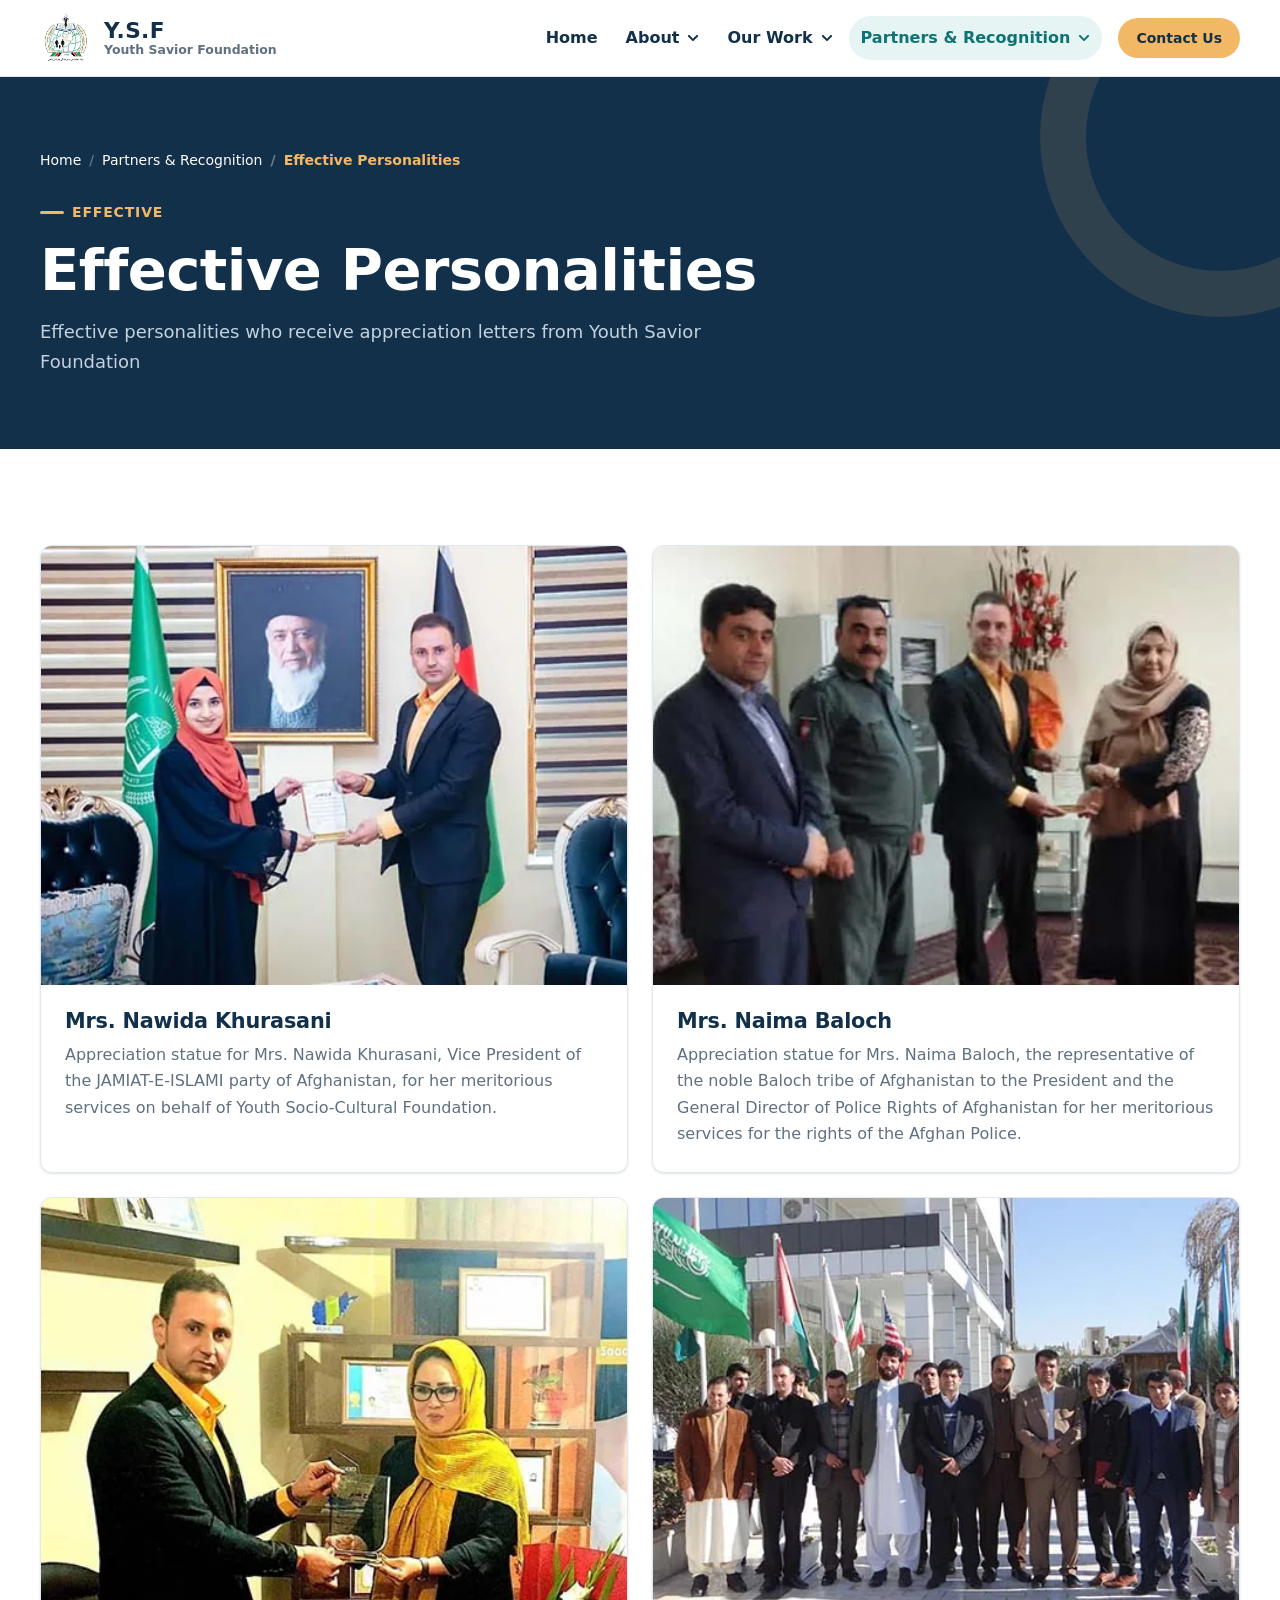
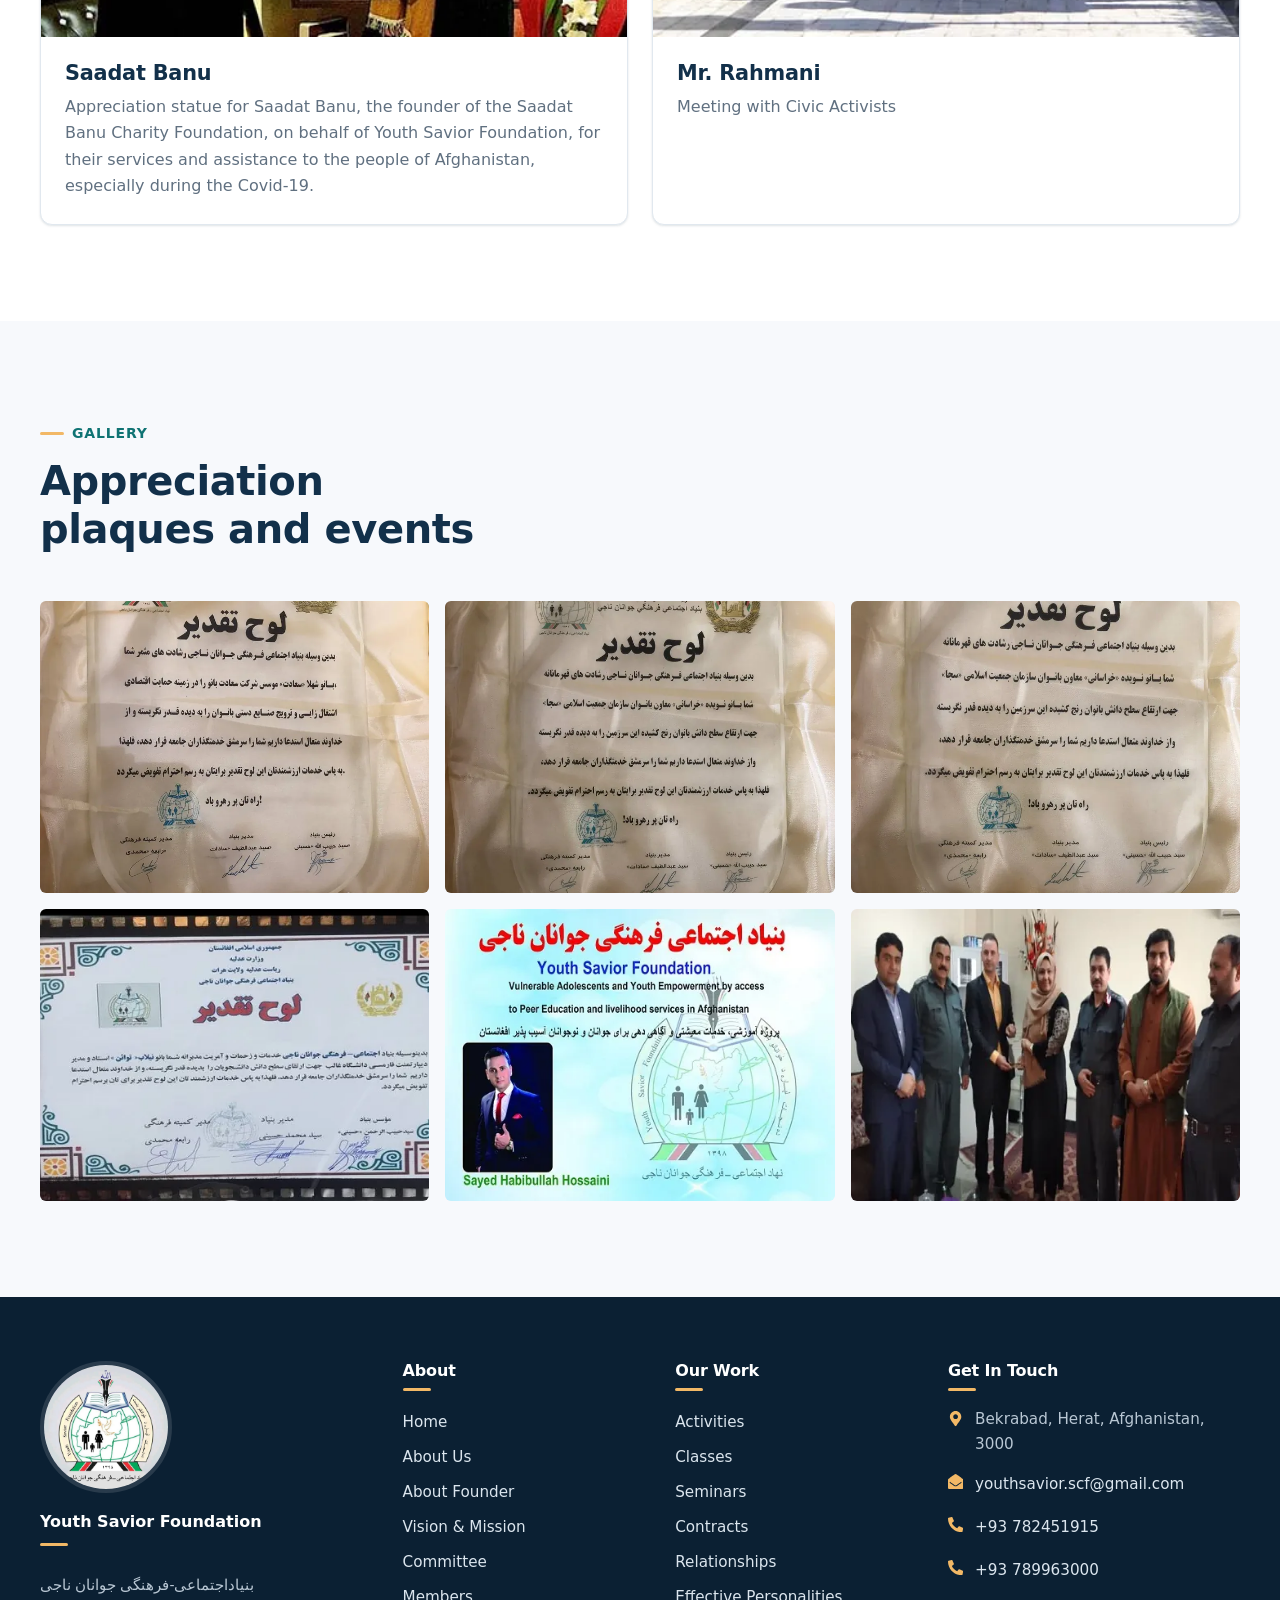
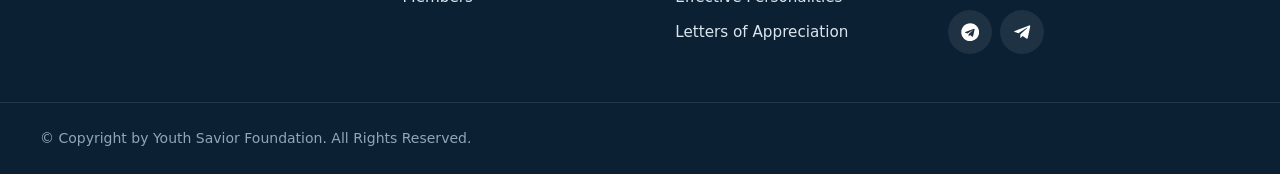
<file: effective-personalities.html>
<!DOCTYPE html>
<html lang="en">

<head>
  <meta charset="utf-8">
  <meta name="viewport" content="width=device-width, initial-scale=1">
  <meta http-equiv="Content-Security-Policy" content="default-src 'self'; script-src 'self' 'unsafe-hashes' 'sha256-MhtPZXr7+LpJUY5qtMutB+qWfQtMaPccfe7QXtCcEYc='; style-src 'self' 'unsafe-inline' https://fonts.googleapis.com; font-src https://fonts.gstatic.com; img-src 'self' data:; frame-src https://www.google.com; connect-src 'self'; form-action mailto:; base-uri 'self'; object-src 'none'; upgrade-insecure-requests">
  <meta name="referrer" content="strict-origin-when-cross-origin">
  <title>Effective Personalities | Youth Savior Foundation</title>
  <meta name="description" content="Effective personalities who received letters of appreciation from Youth Savior Foundation for their services to the people of Afghanistan.">
  <link rel="canonical" href="https://edris-taji.github.io/YSF/effective-personalities.html">
  <meta name="theme-color" content="#12304a">
  <meta property="og:type" content="website">
  <meta property="og:site_name" content="Youth Savior Foundation">
  <meta property="og:title" content="Effective Personalities | Youth Savior Foundation">
  <meta property="og:description" content="Effective personalities who received letters of appreciation from Youth Savior Foundation for their services to the people of Afghanistan.">
  <meta property="og:url" content="https://edris-taji.github.io/YSF/effective-personalities.html">
  <meta property="og:image" content="https://edris-taji.github.io/YSF/img/carousel-1.jpg">
  <meta property="og:locale" content="en_US">
  <meta name="twitter:card" content="summary_large_image">
  <link rel="icon" href="img/favicon-32.png" sizes="32x32" type="image/png">
  <link rel="apple-touch-icon" href="img/apple-touch-icon.png">
  <link rel="preconnect" href="https://fonts.googleapis.com">
  <link rel="preconnect" href="https://fonts.gstatic.com" crossorigin>
  <link rel="stylesheet" href="https://fonts.googleapis.com/css2?family=Inter:wght@400;500;600;700&amp;family=Manrope:wght@700;800&amp;display=swap" media="print" onload="this.media='all'">
  <noscript><link rel="stylesheet" href="https://fonts.googleapis.com/css2?family=Inter:wght@400;500;600;700&amp;family=Manrope:wght@700;800&amp;display=swap"></noscript>
  <link rel="stylesheet" href="css/style.css">
</head>

<body>
  <a class="skip-link" href="#main">Skip to main content</a>
  <header class="site-header" id="top">
    <div class="container header-inner">
      <a class="brand" href="index.html" aria-label="Youth Savior Foundation, home">
        <img src="img/logo.webp" alt="" width="52" height="52" decoding="async">
        <span class="brand-text"><span class="brand-name">Y.S.F</span><span class="brand-tagline">Youth Savior Foundation</span></span>
      </a>
      <button class="nav-toggle" type="button" aria-expanded="false" aria-controls="site-nav">
        <svg class="ico ico-open" aria-hidden="true"><use href="img/icons.svg#bars"></use></svg><svg class="ico ico-close" aria-hidden="true"><use href="img/icons.svg#times"></use></svg><span>Menu</span>
      </button>
      <nav class="site-nav" id="site-nav" aria-label="Main">
        <ul class="nav-list">
          <li class="nav-item"><a class="nav-link" href="index.html">Home</a></li>
          <li class="nav-item nav-item--dropdown">
            <button type="button" class="nav-link" aria-expanded="false" aria-controls="menu-1">About <svg class="ico" aria-hidden="true"><use href="img/icons.svg#chevron-down"></use></svg></button>
            <ul class="dropdown-menu" id="menu-1">
              <li><a href="about-us.html">About Us</a></li>
              <li><a href="Hossaini.html">About Founder</a></li>
              <li><a href="vision-and-mission.html">Vision &amp; Mission</a></li>
              <li><a href="committee.html">Committee</a></li>
              <li><a href="members.html">Members</a></li>
            </ul>
          </li>
          <li class="nav-item nav-item--dropdown">
            <button type="button" class="nav-link" aria-expanded="false" aria-controls="menu-2">Our Work <svg class="ico" aria-hidden="true"><use href="img/icons.svg#chevron-down"></use></svg></button>
            <ul class="dropdown-menu" id="menu-2">
              <li><a href="activities.html">Activities</a></li>
              <li><a href="classes.html">Classes</a></li>
              <li><a href="seminars.html">Seminars</a></li>
            </ul>
          </li>
          <li class="nav-item nav-item--dropdown">
            <button type="button" class="nav-link is-current" aria-expanded="false" aria-controls="menu-3">Partners &amp; Recognition <svg class="ico" aria-hidden="true"><use href="img/icons.svg#chevron-down"></use></svg></button>
            <ul class="dropdown-menu" id="menu-3">
              <li><a href="contracts.html">Contracts</a></li>
              <li><a href="relationships.html">Relationships</a></li>
              <li><a href="effective-personalities.html" aria-current="page">Effective Personalities</a></li>
              <li><a href="letters-of-appreciation.html">Letters of Appreciation</a></li>
            </ul>
          </li>
        </ul>
        <a class="btn btn--gold btn--sm nav-cta" href="contact.html">Contact Us</a>
      </nav>
    </div>
  </header>

  <main id="main">
    <section class="page-hero">
      <div class="container">
        <nav aria-label="Breadcrumb"><ol class="breadcrumb"><li><a href="index.html">Home</a></li><li><a href="contracts.html">Partners &amp; Recognition</a></li><li aria-current="page">Effective Personalities</li></ol></nav>
        <p class="eyebrow">Effective</p>
        <h1>Effective Personalities</h1>
        <p class="lead">Effective personalities who receive appreciation letters from Youth Savior Foundation</p>
      </div>
    </section>

    <section class="section">
      <div class="container">
        <div class="grid grid--2">
          <article class="card">
            <figure class="card__media"><img src="img/effective-personalities/img-1.webp" alt="Mrs. Nawida Khurasani" width="500" height="357" loading="lazy" decoding="async"></figure>
            <div class="card__body">
              <h2 class="card__title h3" style="font-size:var(--fs-h3)">Mrs. Nawida Khurasani</h2>
              <p class="card__text">Appreciation statue for Mrs. Nawida Khurasani, Vice President of the JAMIAT-E-ISLAMI party of Afghanistan, for her meritorious services on behalf of Youth Socio-Cultural Foundation.</p>
            </div>
          </article>
          <article class="card">
            <figure class="card__media"><img src="img/effective-personalities/img-2.webp" alt="Mrs. Naima Baloch" width="500" height="359" loading="lazy" decoding="async"></figure>
            <div class="card__body">
              <h2 class="card__title h3" style="font-size:var(--fs-h3)">Mrs. Naima Baloch</h2>
              <p class="card__text">Appreciation statue for Mrs. Naima Baloch, the representative of the noble Baloch tribe of Afghanistan to the President and the General Director of Police Rights of Afghanistan for her meritorious services for the rights of the Afghan Police.</p>
            </div>
          </article>
          <article class="card">
            <figure class="card__media"><img src="img/effective-personalities/img-2-jpg.webp" alt="Saadat Banu" width="500" height="359" loading="lazy" decoding="async"></figure>
            <div class="card__body">
              <h2 class="card__title h3" style="font-size:var(--fs-h3)">Saadat Banu</h2>
              <p class="card__text">Appreciation statue for Saadat Banu, the founder of the Saadat Banu Charity Foundation, on behalf of Youth Savior Foundation, for their services and assistance to the people of Afghanistan, especially during the Covid-19.</p>
            </div>
          </article>
          <article class="card">
            <figure class="card__media"><img src="img/effective-personalities/img-4.webp" alt="Mr. Rahmani" width="500" height="375" loading="lazy" decoding="async"></figure>
            <div class="card__body">
              <h2 class="card__title h3" style="font-size:var(--fs-h3)">Mr. Rahmani</h2>
              <p class="card__text">Meeting with Civic Activists</p>
            </div>
          </article>
        </div>
      </div>
    </section>

    <section class="section section--alt" aria-labelledby="gallery-title">
      <div class="container">
        <div class="section-head">
          <p class="eyebrow">Gallery</p>
          <h2 id="gallery-title">Appreciation plaques and events</h2>
        </div>

        <ul class="gallery">
          <li><figure><img src="img/effective-personalities/img-5.webp" alt="Plaque of appreciation (لوح تقدیر) presented by Youth Savior Foundation" width="750" height="1000" loading="lazy" decoding="async"></figure></li>
          <li><figure><img src="img/effective-personalities/img-6.webp" alt="Plaque of appreciation (لوح تقدیر) presented by Youth Savior Foundation" width="750" height="1000" loading="lazy" decoding="async"></figure></li>
          <li><figure><img src="img/effective-personalities/img-3.webp" alt="Plaque of appreciation (لوح تقدیر) presented by Youth Savior Foundation" width="750" height="1000" loading="lazy" decoding="async"></figure></li>
          <li><figure><img src="img/effective-personalities/img-7.webp" alt="Certificate of appreciation (لوح تقدیر) from Youth Savior Foundation" width="500" height="357" loading="lazy" decoding="async"></figure></li>
          <li><figure><img src="img/effective-personalities/img-1-jpg.webp" alt="Youth Savior Foundation banner with founder Sayed Habibullah Hossaini" width="500" height="357" loading="lazy" decoding="async"></figure></li>
          <li><figure><img src="img/effective-personalities/img-8.webp" alt="Group photo with guests at a Youth Savior Foundation event" width="500" height="357" loading="lazy" decoding="async"></figure></li>
        </ul>

      </div>
    </section>
  </main>

  <footer class="site-footer">
    <div class="container footer-main">
      <div class="footer-brand">
        <img src="img/footer-logo.webp" alt="Youth Savior Foundation logo" width="800" height="704" loading="lazy" decoding="async">
        <p><strong class="footer-title" style="display:inline">Youth Savior Foundation</strong><br><span lang="fa" dir="rtl">بنیاداجتماعی-فرهنگی جوانان ناجی</span></p>
      </div>
      <nav aria-label="About">
        <h2 class="footer-title">About</h2>
        <ul class="footer-links">
          <li><a href="index.html">Home</a></li>
          <li><a href="about-us.html">About Us</a></li>
          <li><a href="Hossaini.html">About Founder</a></li>
          <li><a href="vision-and-mission.html">Vision &amp; Mission</a></li>
          <li><a href="committee.html">Committee</a></li>
          <li><a href="members.html">Members</a></li>
        </ul>
      </nav>
      <nav aria-label="Our work">
        <h2 class="footer-title">Our Work</h2>
        <ul class="footer-links">
          <li><a href="activities.html">Activities</a></li>
          <li><a href="classes.html">Classes</a></li>
          <li><a href="seminars.html">Seminars</a></li>
          <li><a href="contracts.html">Contracts</a></li>
          <li><a href="relationships.html">Relationships</a></li>
          <li><a href="effective-personalities.html">Effective Personalities</a></li>
          <li><a href="letters-of-appreciation.html">Letters of Appreciation</a></li>
        </ul>
      </nav>
      <div>
        <h2 class="footer-title">Get In Touch</h2>
        <address>
          <ul class="footer-contact">
            <li><svg class="ico" aria-hidden="true"><use href="img/icons.svg#map-marker"></use></svg><span>Bekrabad, Herat, Afghanistan, 3000</span></li>
            <li><svg class="ico" aria-hidden="true"><use href="img/icons.svg#envelope-open"></use></svg><a href="mailto:youthsavior.scf@gmail.com">youthsavior.scf@gmail.com</a></li>
            <li><svg class="ico" aria-hidden="true"><use href="img/icons.svg#phone"></use></svg><a href="tel:+93782451915">+93 782451915</a></li>
            <li><svg class="ico" aria-hidden="true"><use href="img/icons.svg#phone"></use></svg><a href="tel:+93789963000">+93 789963000</a></li>
          </ul>
        </address>
        <div class="social-links">
          <a href="https://t.me/youthsaviorscf" target="_blank" rel="noopener" aria-label="Y.S.F Telegram (opens in a new tab)"><svg class="ico" aria-hidden="true"><use href="img/icons.svg#telegram"></use></svg></a>
          <a href="https://t.me/youthsaviorfoundation" target="_blank" rel="noopener" aria-label="Y.S.F Telegram Channel (opens in a new tab)"><svg class="ico" aria-hidden="true"><use href="img/icons.svg#telegram-plane"></use></svg></a>
        </div>
      </div>
    </div>
    <div class="footer-bottom">
      <div class="container">
        <p>&copy; Copyright by Youth Savior Foundation. All Rights Reserved.</p>
      </div>
    </div>
  </footer>

  <a href="#top" class="back-to-top" aria-label="Back to top"><svg class="ico" aria-hidden="true"><use href="img/icons.svg#angle-up"></use></svg></a>
  <script src="js/main.js" defer></script>
</body>

</html>
</file>
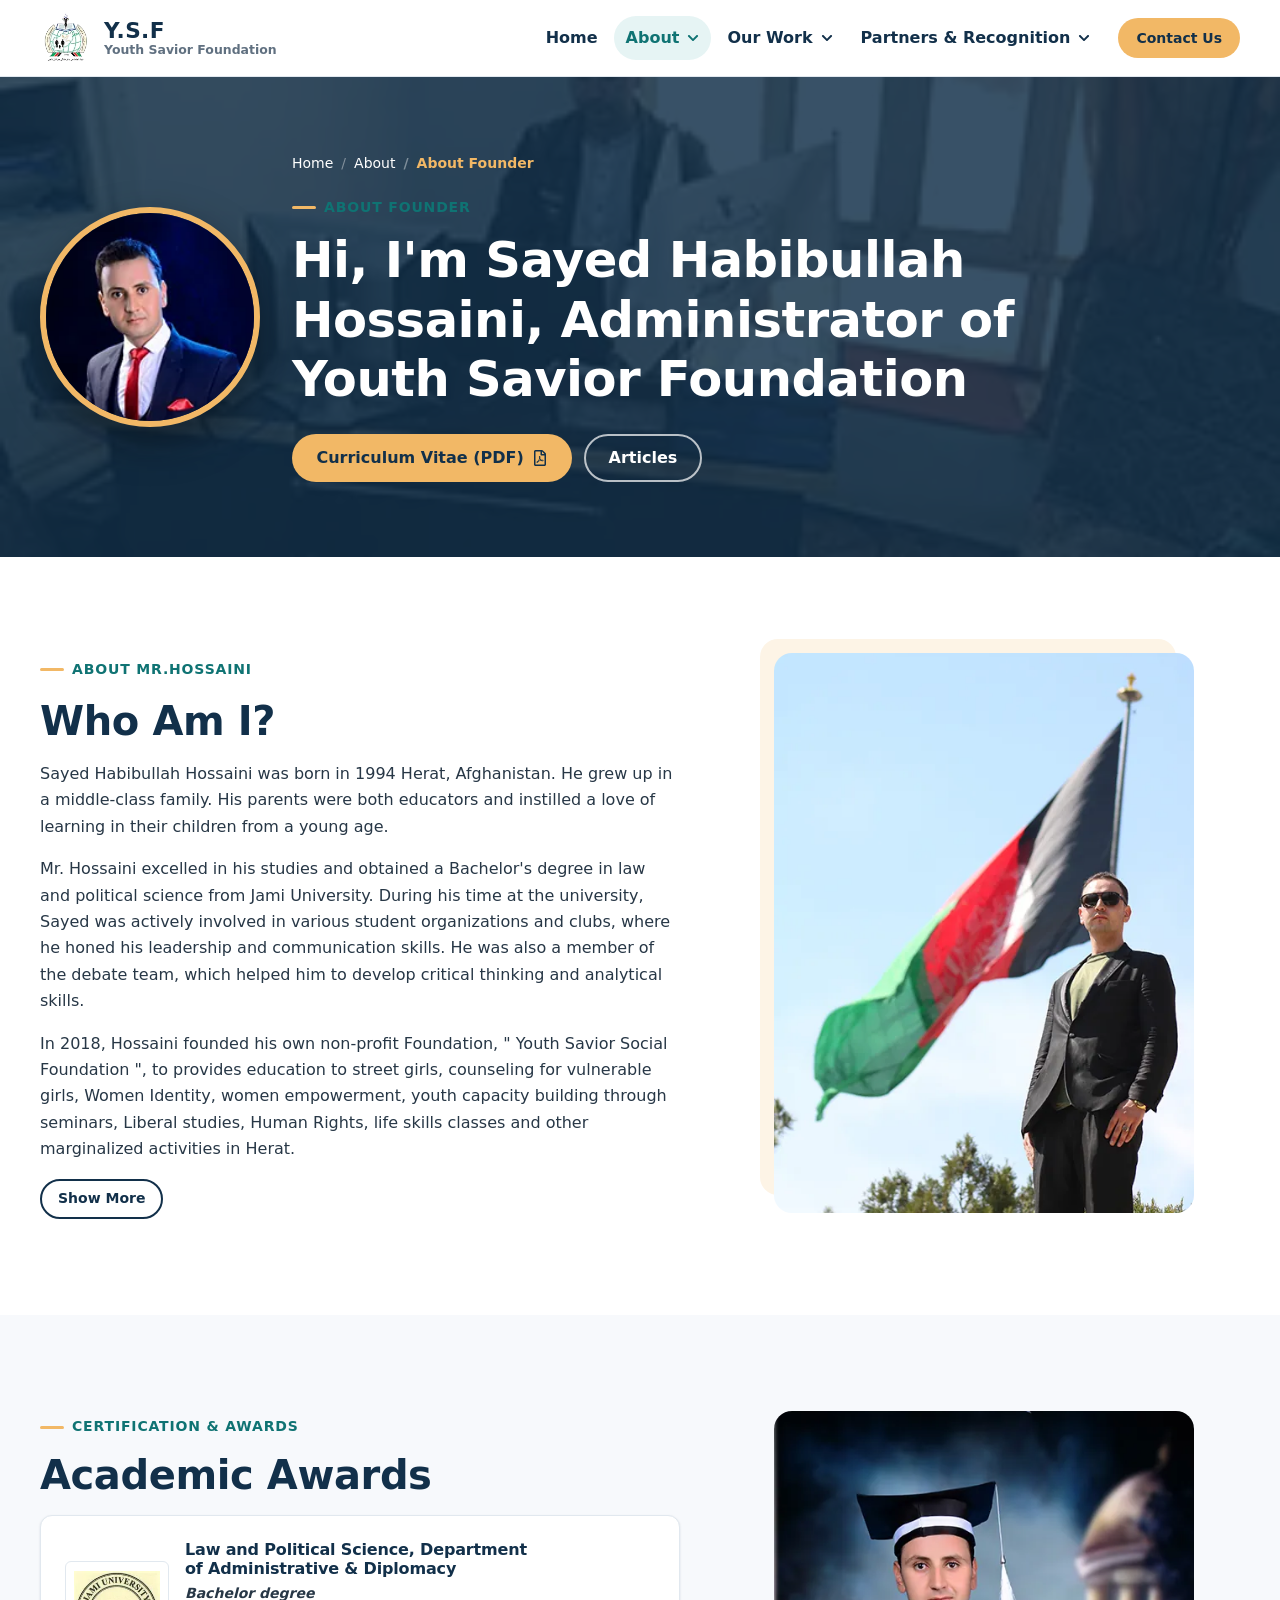
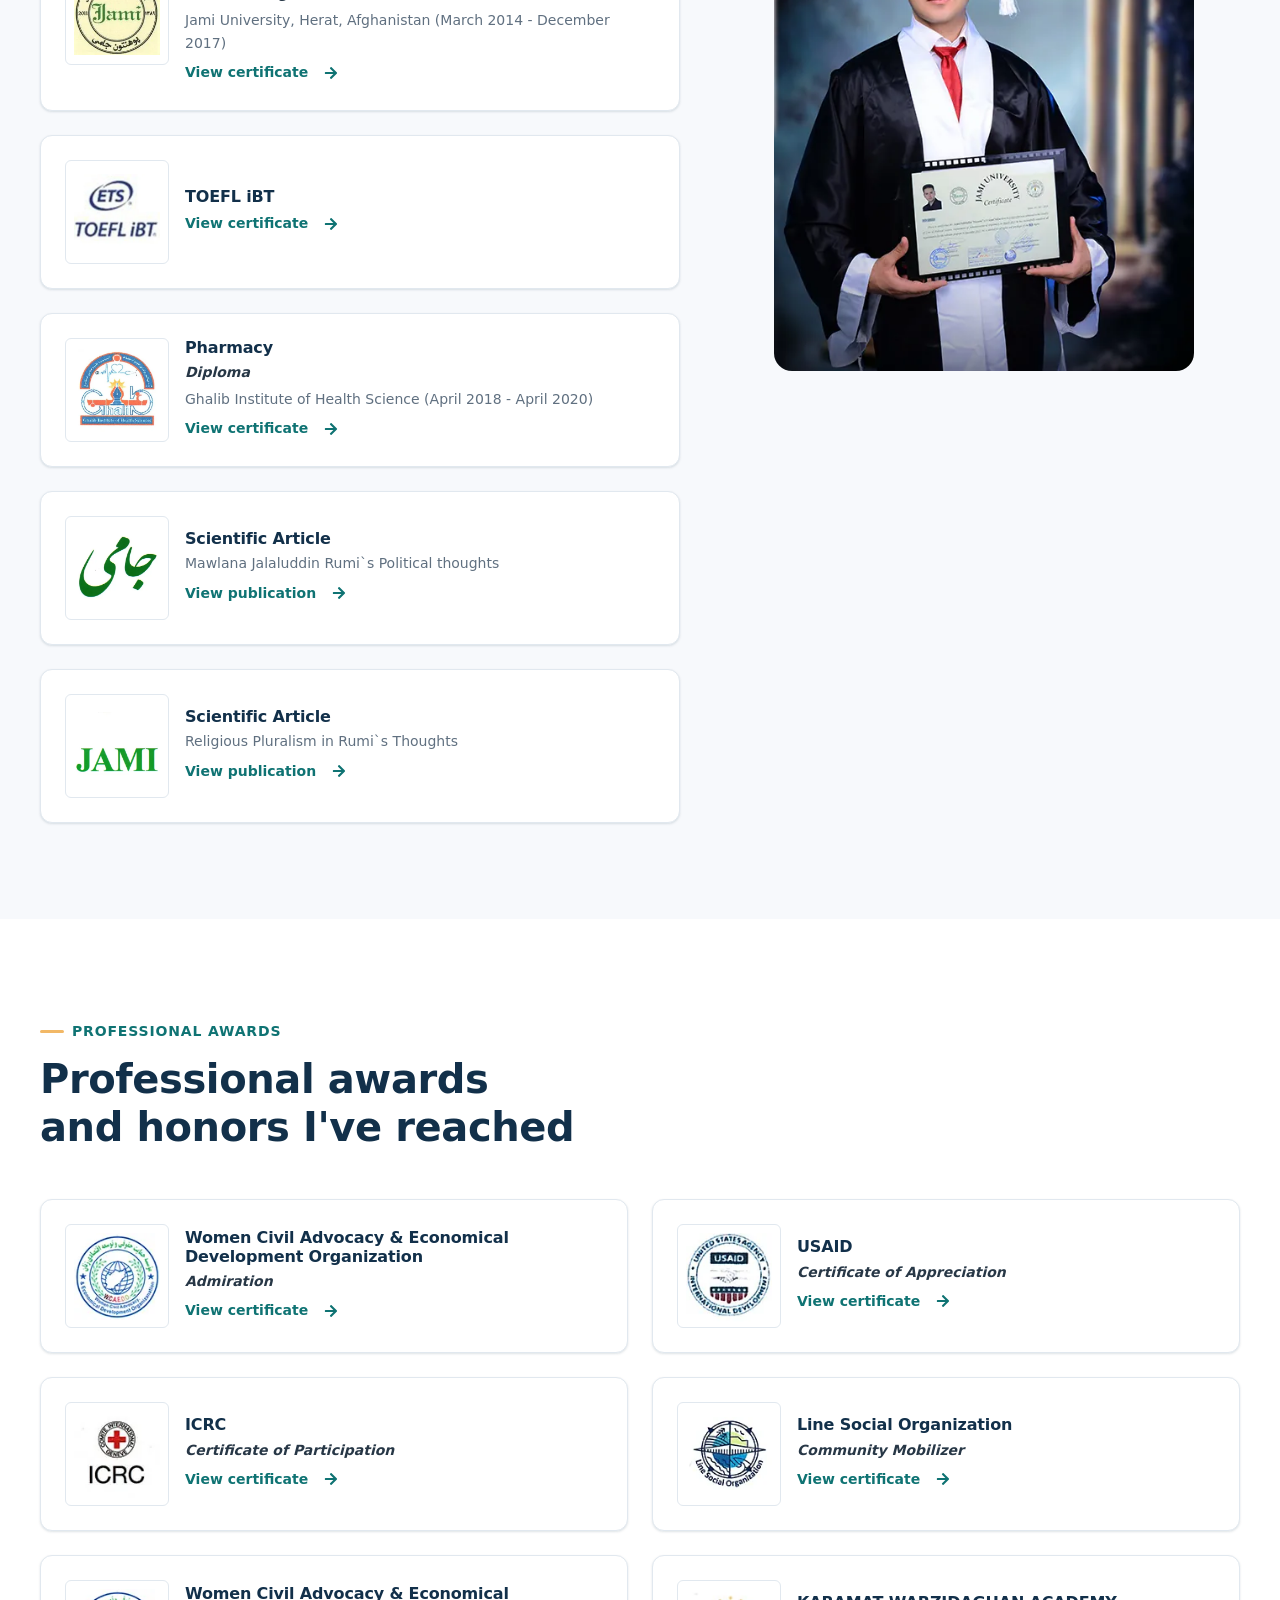
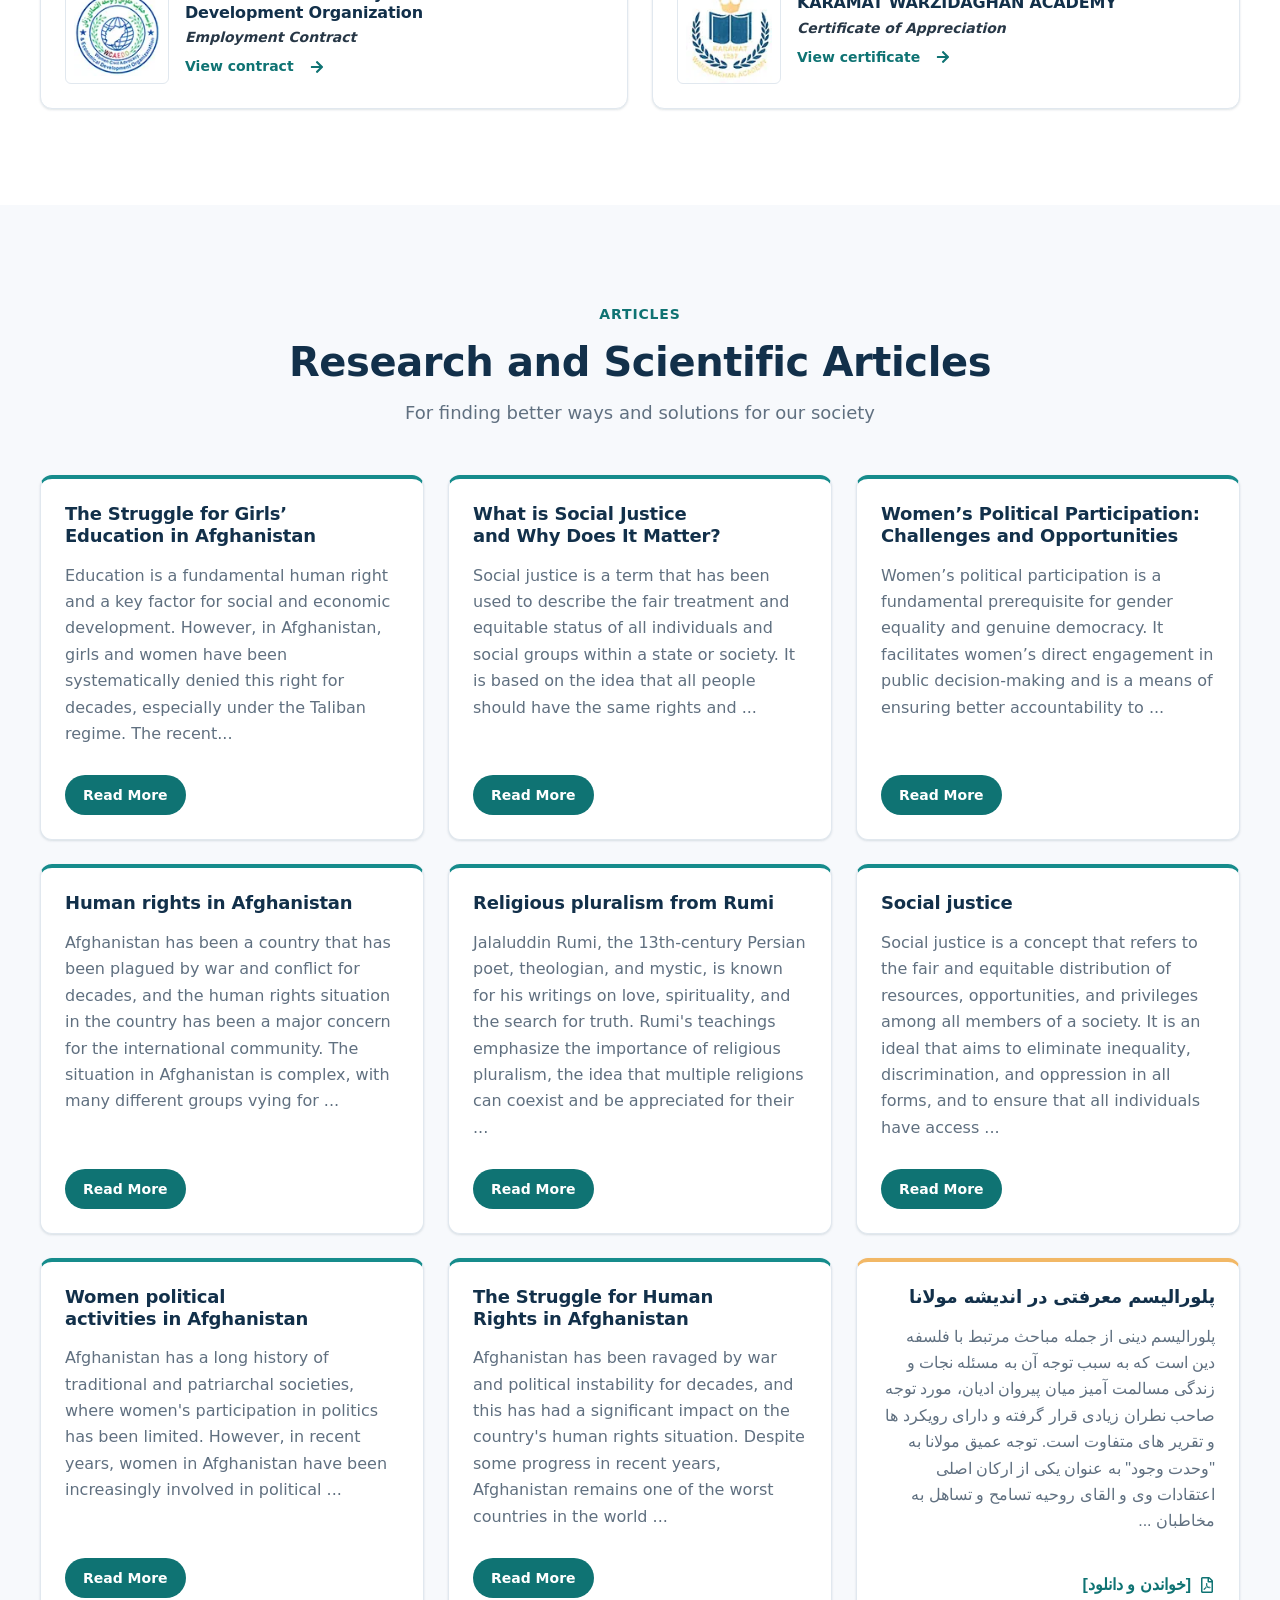
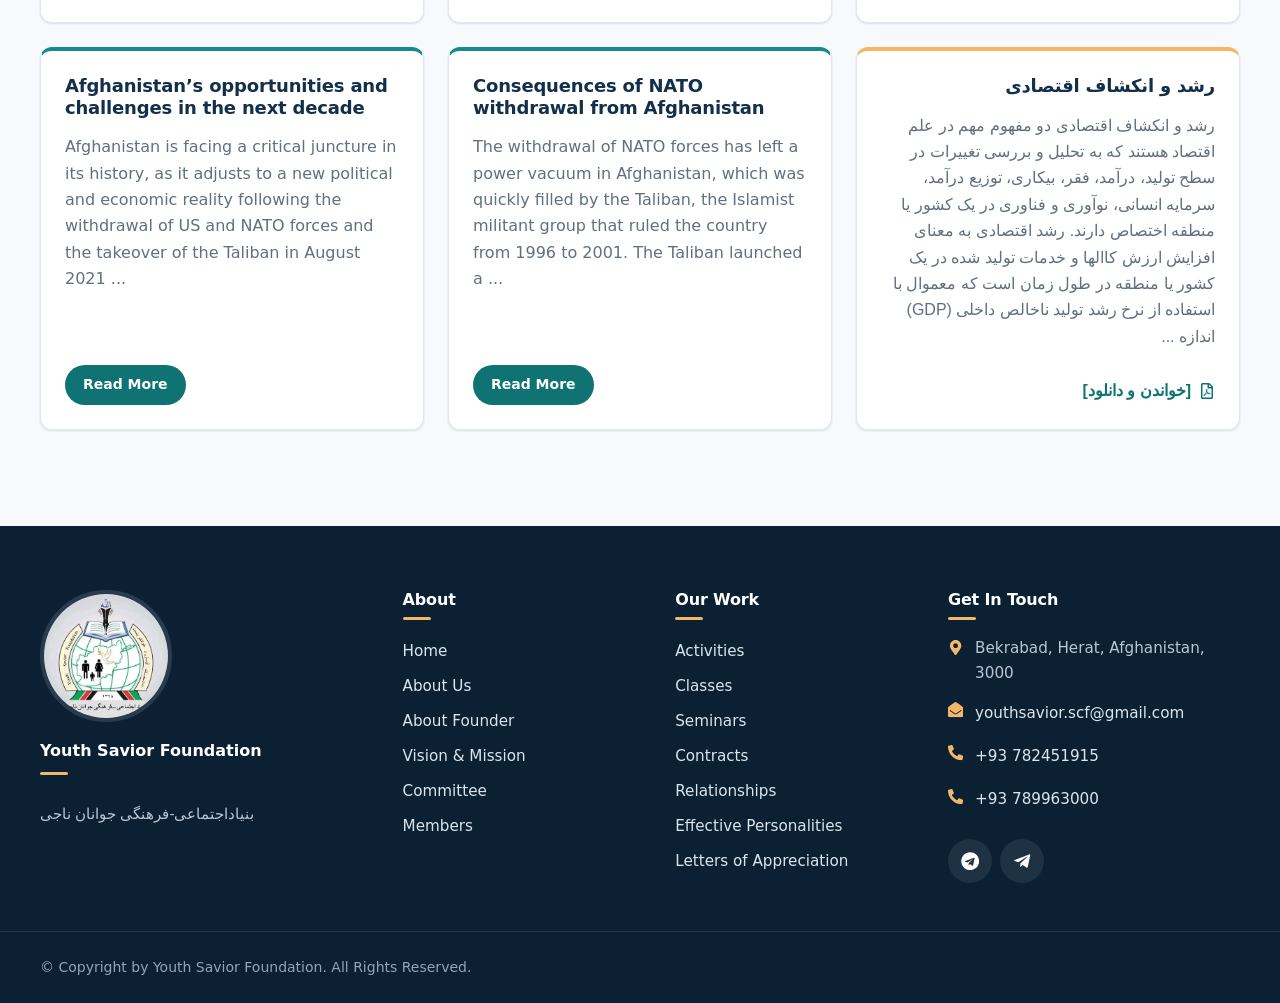
<file: Hossaini.html>
<!DOCTYPE html>
<html lang="en">

<head>
  <meta charset="utf-8">
  <meta name="viewport" content="width=device-width, initial-scale=1">
  <meta http-equiv="Content-Security-Policy" content="default-src 'self'; script-src 'self' 'unsafe-hashes' 'sha256-MhtPZXr7+LpJUY5qtMutB+qWfQtMaPccfe7QXtCcEYc='; style-src 'self' 'unsafe-inline' https://fonts.googleapis.com; font-src https://fonts.gstatic.com; img-src 'self' data:; frame-src https://www.google.com; connect-src 'self'; form-action mailto:; base-uri 'self'; object-src 'none'; upgrade-insecure-requests">
  <meta name="referrer" content="strict-origin-when-cross-origin">
  <title>Sayed Habibullah Hossaini, Founder | Youth Savior Foundation</title>
  <meta name="description" content="Biography, academic awards, certificates and articles of Sayed Habibullah Hossaini, founder of Youth Savior Foundation in Herat, Afghanistan.">
  <link rel="canonical" href="https://edris-taji.github.io/YSF/Hossaini.html">
  <meta name="theme-color" content="#12304a">
  <meta property="og:type" content="website">
  <meta property="og:site_name" content="Youth Savior Foundation">
  <meta property="og:title" content="Sayed Habibullah Hossaini, Founder | Youth Savior Foundation">
  <meta property="og:description" content="Biography, academic awards, certificates and articles of Sayed Habibullah Hossaini, founder of Youth Savior Foundation in Herat, Afghanistan.">
  <meta property="og:url" content="https://edris-taji.github.io/YSF/Hossaini.html">
  <meta property="og:image" content="https://edris-taji.github.io/YSF/img/carousel-1.jpg">
  <meta property="og:locale" content="en_US">
  <meta name="twitter:card" content="summary_large_image">
  <link rel="icon" href="img/favicon-32.png" sizes="32x32" type="image/png">
  <link rel="apple-touch-icon" href="img/apple-touch-icon.png">
  <link rel="preconnect" href="https://fonts.googleapis.com">
  <link rel="preconnect" href="https://fonts.gstatic.com" crossorigin>
  <link rel="stylesheet" href="https://fonts.googleapis.com/css2?family=Inter:wght@400;500;600;700&amp;family=Manrope:wght@700;800&amp;display=swap" media="print" onload="this.media='all'">
  <noscript><link rel="stylesheet" href="https://fonts.googleapis.com/css2?family=Inter:wght@400;500;600;700&amp;family=Manrope:wght@700;800&amp;display=swap"></noscript>
  <link rel="stylesheet" href="css/style.css">
  <script type="application/ld+json">
  {
    "@context": "https://schema.org",
    "@type": "Person",
    "name": "Sayed Habibullah Hossaini",
    "url": "https://edris-taji.github.io/YSF/Hossaini.html",
    "jobTitle": "Founder",
    "birthPlace": { "@type": "Place", "name": "Herat, Afghanistan" },
    "alumniOf": { "@type": "CollegeOrUniversity", "name": "Jami University" },
    "worksFor": { "@type": "NGO", "name": "Youth Savior Foundation", "url": "https://edris-taji.github.io/YSF/" }
  }
  </script>
</head>

<body>
  <a class="skip-link" href="#main">Skip to main content</a>
  <header class="site-header" id="top">
    <div class="container header-inner">
      <a class="brand" href="index.html" aria-label="Youth Savior Foundation, home">
        <img src="img/logo.webp" alt="" width="52" height="52" decoding="async">
        <span class="brand-text"><span class="brand-name">Y.S.F</span><span class="brand-tagline">Youth Savior Foundation</span></span>
      </a>
      <button class="nav-toggle" type="button" aria-expanded="false" aria-controls="site-nav">
        <svg class="ico ico-open" aria-hidden="true"><use href="img/icons.svg#bars"></use></svg><svg class="ico ico-close" aria-hidden="true"><use href="img/icons.svg#times"></use></svg><span>Menu</span>
      </button>
      <nav class="site-nav" id="site-nav" aria-label="Main">
        <ul class="nav-list">
          <li class="nav-item"><a class="nav-link" href="index.html">Home</a></li>
          <li class="nav-item nav-item--dropdown">
            <button type="button" class="nav-link is-current" aria-expanded="false" aria-controls="menu-1">About <svg class="ico" aria-hidden="true"><use href="img/icons.svg#chevron-down"></use></svg></button>
            <ul class="dropdown-menu" id="menu-1">
              <li><a href="about-us.html">About Us</a></li>
              <li><a href="Hossaini.html" aria-current="page">About Founder</a></li>
              <li><a href="vision-and-mission.html">Vision &amp; Mission</a></li>
              <li><a href="committee.html">Committee</a></li>
              <li><a href="members.html">Members</a></li>
            </ul>
          </li>
          <li class="nav-item nav-item--dropdown">
            <button type="button" class="nav-link" aria-expanded="false" aria-controls="menu-2">Our Work <svg class="ico" aria-hidden="true"><use href="img/icons.svg#chevron-down"></use></svg></button>
            <ul class="dropdown-menu" id="menu-2">
              <li><a href="activities.html">Activities</a></li>
              <li><a href="classes.html">Classes</a></li>
              <li><a href="seminars.html">Seminars</a></li>
            </ul>
          </li>
          <li class="nav-item nav-item--dropdown">
            <button type="button" class="nav-link" aria-expanded="false" aria-controls="menu-3">Partners &amp; Recognition <svg class="ico" aria-hidden="true"><use href="img/icons.svg#chevron-down"></use></svg></button>
            <ul class="dropdown-menu" id="menu-3">
              <li><a href="contracts.html">Contracts</a></li>
              <li><a href="relationships.html">Relationships</a></li>
              <li><a href="effective-personalities.html">Effective Personalities</a></li>
              <li><a href="letters-of-appreciation.html">Letters of Appreciation</a></li>
            </ul>
          </li>
        </ul>
        <a class="btn btn--gold btn--sm nav-cta" href="contact.html">Contact Us</a>
      </nav>
    </div>
  </header>

  <main id="main">
    <section class="profile-hero">
      <img class="profile-hero__bg" src="img/bg1.webp" alt="" width="300" height="225" decoding="async">
      <div class="container profile-hero__grid">
        <img class="profile-hero__photo" src="img/Hossaini/img-1.webp" alt="Portrait of Sayed Habibullah Hossaini" fetchpriority="high" width="188" height="177" decoding="async">
        <div>
          <nav aria-label="Breadcrumb"><ol class="breadcrumb"><li><a href="index.html">Home</a></li><li><a href="about-us.html">About</a></li><li aria-current="page">About Founder</li></ol></nav>
          <p class="eyebrow">About Founder</p>
          <h1>Hi, I'm Sayed Habibullah Hossaini, Administrator of Youth Savior Foundation</h1>
          <div class="actions">
            <a class="btn btn--gold" href="files/Hossaini CV.pdf">Curriculum Vitae (PDF) <svg class="ico" aria-hidden="true"><use href="img/icons.svg#file-pdf"></use></svg></a>
            <a class="btn btn--outline-light" href="#articles">Articles</a>
          </div>
        </div>
      </div>
    </section>

    <section class="section" aria-labelledby="bio-title">
      <div class="container split split--wide-text split--top split--reverse">
        <figure class="media-frame media-frame--accent" style="max-width:420px;justify-self:center">
          <img class="ratio-3x4 focus-top" src="img/Hossaini/img-4.webp" alt="Sayed Habibullah Hossaini standing beside the Afghan flag" width="500" height="750" loading="lazy" decoding="async">
        </figure>
        <div class="prose">
          <p class="eyebrow">About Mr.Hossaini</p>
          <h2 id="bio-title">Who Am I?</h2>
          <p>Sayed Habibullah Hossaini was born in 1994 Herat, Afghanistan. He grew up in a middle-class family. His parents were both educators and instilled a love of learning in their children from a young age.</p>
          <p>Mr. Hossaini excelled in his studies and obtained a Bachelor's degree in law and political science from Jami University. During his time at the university, Sayed was actively involved in various student organizations and clubs, where he honed his leadership and communication skills. He was also a member of the debate team, which helped him to develop critical thinking and analytical skills.</p>
          <p>In 2018, Hossaini founded his own non-profit Foundation, " Youth Savior Social Foundation ", to provides education to street girls, counseling for vulnerable girls, Women Identity, women empowerment, youth capacity building through seminars, Liberal studies, Human Rights, life skills classes and other marginalized activities in Herat.</p>
          <div class="more-panel" id="bio-more" hidden>
              <p>Through this nonprofit organization, Hossaini have done a great deal of voluntary works like; teaching orphans and street children, running conferences for women’s rights, introduced many students to universities and help them with their university tuitions and ran so many advocacy motives for both children and women. Beside that, he ran many advocacy to protest violence against women and also hold many seminars about women and children rights, citizenship’s rights and responsibility, management and promoting democracy in Afghanistan. He was also a university lecturer for a time and teaching English in several private universities and institutes.</p>
              <p>The Foundation has since grown to over 5000 official members and has become a respected voice in the community.</p>
              <p>Mr. Hossainy has always been deeply passionate about civic and human rights issues. Growing up in a politically active and socially conscious family, he was exposed early on to the injustices and inequalities that exist in many communities around the world. Mr. Hossainy became increasingly involved in various advocacy groups and social justice organizations, dedicated to promoting equality, justice and sustainable development. In 2020, Hosseini became a member of Afghanistan's most powerful political party "JAMIAT-E-ISLAMI AFGHANISTAN". Due to his leadership skills and his charismatic personality, Hosseini became the youth representative of "Jamiat-e-Islami" in the western region of Afghanistan.</p>
              <p>Today, Hosasaiy is widely recognized as a leader in the Afghan Community and an advocate for human rights. He has been invited to speak at various conferences and events, sharing his experiences and insights with audiences around the world. Despite the challenges he has faced, Hosasaiy remains committed to building a better future for himself and others, one small step at a time.</p>
          </div>
          <button type="button" class="btn btn--outline btn--sm" aria-expanded="false" aria-controls="bio-more" data-show-more>Show More</button>
        </div>
      </div>
    </section>

    <section class="section section--alt" aria-labelledby="academic-title">
      <div class="container split split--wide-text split--top">
        <div>
          <p class="eyebrow">Certification &amp; Awards</p>
          <h2 id="academic-title">Academic Awards</h2>
          <div class="stack">
          <article class="credential">
            <div class="credential__logo"><img src="img/Hossaini/political-science-1-2.webp" alt="" width="166" height="162" loading="lazy" decoding="async"></div>
            <div>
              <h3 class="credential__title">Law and Political Science, Department of Administrative &amp; Diplomacy</h3>
              <p class="credential__type">Bachelor degree</p>
              <p class="credential__meta">Jami University, Herat, Afghanistan (March 2014 - December 2017)</p>
              <a class="link-arrow" href="img/Hossaini/Political Science 1.JPG">View certificate<span class="sr-only">: Law and Political Science, Department of Administrative &amp; Diplomacy</span> <svg class="ico" aria-hidden="true"><use href="img/icons.svg#arrow-right"></use></svg></a>
            </div>
          </article>
          <article class="credential">
            <div class="credential__logo"><img src="img/Hossaini/t-icon.webp" alt="" width="234" height="206" loading="lazy" decoding="async"></div>
            <div>
              <h3 class="credential__title">TOEFL iBT</h3>
              
              <a class="link-arrow" href="img/Hossaini/TOEFL.jpg">View certificate<span class="sr-only">: TOEFL iBT</span> <svg class="ico" aria-hidden="true"><use href="img/icons.svg#arrow-right"></use></svg></a>
            </div>
          </article>
          <article class="credential">
            <div class="credential__logo"><img src="img/Hossaini/gh-icon.webp" alt="" width="297" height="300" loading="lazy" decoding="async"></div>
            <div>
              <h3 class="credential__title">Pharmacy</h3>
              <p class="credential__type">Diploma</p>
              <p class="credential__meta">Ghalib Institute of Health Science (April 2018 - April 2020)</p>
              <a class="link-arrow" href="img/Hossaini/Pharmacy Diploma.jpg">View certificate<span class="sr-only">: Pharmacy</span> <svg class="ico" aria-hidden="true"><use href="img/icons.svg#arrow-right"></use></svg></a>
            </div>
          </article>
          <article class="credential">
            <div class="credential__logo"><img src="img/Hossaini/j-icon.webp" alt="" width="300" height="285" loading="lazy" decoding="async"></div>
            <div>
              <h3 class="credential__title">Scientific Article</h3>
              <p class="credential__meta">Mawlana Jalaluddin Rumi`s Political thoughts</p>
              <a class="link-arrow" href="img/Hossaini/molana.jpg">View publication<span class="sr-only">: Scientific Article</span> <svg class="ico" aria-hidden="true"><use href="img/icons.svg#arrow-right"></use></svg></a>
            </div>
          </article>
          <article class="credential">
            <div class="credential__logo"><img src="img/Hossaini/j2-icon.webp" alt="" width="300" height="235" loading="lazy" decoding="async"></div>
            <div>
              <h3 class="credential__title">Scientific Article</h3>
              <p class="credential__meta">Religious Pluralism in Rumi`s Thoughts</p>
              <a class="link-arrow" href="img/Hossaini/rumi.jpg">View publication<span class="sr-only">: Scientific Article</span> <svg class="ico" aria-hidden="true"><use href="img/icons.svg#arrow-right"></use></svg></a>
            </div>
          </article>
          </div>
        </div>
        <figure class="media-frame" style="position:sticky;top:calc(var(--header-h) + 1.5rem);max-width:420px;justify-self:center">
          <img class="ratio-3x4 focus-top" src="img/Hossaini/img-3.webp" alt="Sayed Habibullah Hossaini at his graduation, holding his diploma" width="500" height="750" loading="lazy" decoding="async">
        </figure>
      </div>
    </section>

    <section class="section" aria-labelledby="pro-title">
      <div class="container">
        <div class="section-head">
          <p class="eyebrow">Professional Awards</p>
          <h2 id="pro-title">Professional awards and honors I've reached</h2>
        </div>

        <div class="grid grid--2">
          <article class="credential">
            <div class="credential__logo"><img src="img/Hossaini/woman-c-icon.webp" alt="Women Civil Advocacy &amp; Economical Development Organization logo" width="102" height="104" loading="lazy" decoding="async"></div>
            <div>
              <h3 class="credential__title">Women Civil Advocacy &amp; Economical Development Organization</h3>
              <p class="credential__type">Admiration</p>
              <a class="link-arrow" href="img/Hossaini/WCAEDO-admiration.jpg">View certificate<span class="sr-only">: Women Civil Advocacy &amp; Economical Development Organization</span> <svg class="ico" aria-hidden="true"><use href="img/icons.svg#arrow-right"></use></svg></a>
            </div>
          </article>
          <article class="credential">
            <div class="credential__logo"><img src="img/Hossaini/usad-icon.webp" alt="USAID logo" width="102" height="106" loading="lazy" decoding="async"></div>
            <div>
              <h3 class="credential__title">USAID</h3>
              <p class="credential__type">Certificate of Appreciation</p>
              <a class="link-arrow" href="img/Hossaini/USAID.jpg">View certificate<span class="sr-only">: USAID</span> <svg class="ico" aria-hidden="true"><use href="img/icons.svg#arrow-right"></use></svg></a>
            </div>
          </article>
          <article class="credential">
            <div class="credential__logo"><img src="img/Hossaini/icrc-icon.webp" alt="ICRC logo" width="102" height="104" loading="lazy" decoding="async"></div>
            <div>
              <h3 class="credential__title">ICRC</h3>
              <p class="credential__type">Certificate of Participation</p>
              <a class="link-arrow" href="img/Hossaini/ICRC Certificate.jpg">View certificate<span class="sr-only">: ICRC</span> <svg class="ico" aria-hidden="true"><use href="img/icons.svg#arrow-right"></use></svg></a>
            </div>
          </article>
          <article class="credential">
            <div class="credential__logo"><img src="img/Hossaini/line-s-icon.webp" alt="Line Social Organization logo" width="102" height="86" loading="lazy" decoding="async"></div>
            <div>
              <h3 class="credential__title">Line Social Organization</h3>
              <p class="credential__type">Community Mobilizer</p>
              <a class="link-arrow" href="img/Hossaini/ICRC.jpg">View certificate<span class="sr-only">: Line Social Organization</span> <svg class="ico" aria-hidden="true"><use href="img/icons.svg#arrow-right"></use></svg></a>
            </div>
          </article>
          <article class="credential">
            <div class="credential__logo"><img src="img/Hossaini/woman-c-icon.webp" alt="Women Civil Advocacy &amp; Economical Development Organization logo" width="102" height="104" loading="lazy" decoding="async"></div>
            <div>
              <h3 class="credential__title">Women Civil Advocacy &amp; Economical Development Organization</h3>
              <p class="credential__type">Employment Contract</p>
              <a class="link-arrow" href="img/Hossaini/WCAEDO-Employment .jpg">View contract<span class="sr-only">: Women Civil Advocacy &amp; Economical Development Organization</span> <svg class="ico" aria-hidden="true"><use href="img/icons.svg#arrow-right"></use></svg></a>
            </div>
          </article>
          <article class="credential">
            <div class="credential__logo"><img src="img/Hossaini/keramaat-icon.webp" alt="KARAMAT WARZIDAGHAN ACADEMY logo" width="102" height="112" loading="lazy" decoding="async"></div>
            <div>
              <h3 class="credential__title">KARAMAT WARZIDAGHAN ACADEMY</h3>
              <p class="credential__type">Certificate of Appreciation</p>
              <a class="link-arrow" href="img/Hossaini/KARAMAT-WARZIDAGHAN-ACADEMY.jpg">View certificate<span class="sr-only">: KARAMAT WARZIDAGHAN ACADEMY</span> <svg class="ico" aria-hidden="true"><use href="img/icons.svg#arrow-right"></use></svg></a>
            </div>
          </article>
        </div>
      </div>
    </section>

    <section class="section section--alt" id="articles" aria-labelledby="articles-title">
      <div class="container">
        <div class="section-head section-head--center">
          <p class="eyebrow">Articles</p>
          <h2 id="articles-title">Research and Scientific Articles</h2>
          <p class="lead">For finding better ways and solutions for our society</p>
        </div>

        <div class="grid grid--3">
          <article class="article-card">
            <h3>The Struggle for Girls’ Education in Afghanistan</h3>
            <p>Education is a fundamental human right and a key factor for social and economic development. However, in Afghanistan, girls and women have been systematically denied this right for decades, especially under the Taliban regime. The recent...</p>
            <div class="card__footer"><button type="button" class="btn btn--teal btn--sm" aria-haspopup="dialog" aria-controls="ate9" data-dialog-open="ate9">Read More<span class="sr-only">: The Struggle for Girls’ Education in Afghanistan</span></button></div>
          </article>
          <article class="article-card">
            <h3>What is Social Justice and Why Does It Matter?</h3>
            <p>Social justice is a term that has been used to describe the fair treatment and equitable status of all individuals and social groups within a state or society. It is based on the idea that all people should have the same rights and ...</p>
            <div class="card__footer"><button type="button" class="btn btn--teal btn--sm" aria-haspopup="dialog" aria-controls="ate10" data-dialog-open="ate10">Read More<span class="sr-only">: What is Social Justice and Why Does It Matter?</span></button></div>
          </article>
          <article class="article-card">
            <h3>Women’s Political Participation: Challenges and Opportunities</h3>
            <p>Women’s political participation is a fundamental prerequisite for gender equality and genuine democracy. It facilitates women’s direct engagement in public decision-making and is a means of ensuring better accountability to ...</p>
            <div class="card__footer"><button type="button" class="btn btn--teal btn--sm" aria-haspopup="dialog" aria-controls="ate11" data-dialog-open="ate11">Read More<span class="sr-only">: Women’s Political Participation: Challenges and Opportunities</span></button></div>
          </article>
          <article class="article-card">
            <h3>Human rights in Afghanistan</h3>
            <p>Afghanistan has been a country that has been plagued by war and conflict for decades, and the human rights situation in the country has been a major concern for the international community. The situation in Afghanistan is complex, with many different groups vying for ...</p>
            <div class="card__footer"><button type="button" class="btn btn--teal btn--sm" aria-haspopup="dialog" aria-controls="ate1" data-dialog-open="ate1">Read More<span class="sr-only">: Human rights in Afghanistan</span></button></div>
          </article>
          <article class="article-card">
            <h3>Religious pluralism from Rumi</h3>
            <p>Jalaluddin Rumi, the 13th-century Persian poet, theologian, and mystic, is known for his writings on love, spirituality, and the search for truth. Rumi's teachings emphasize the importance of religious pluralism, the idea that multiple religions can coexist and be appreciated for their ...</p>
            <div class="card__footer"><button type="button" class="btn btn--teal btn--sm" aria-haspopup="dialog" aria-controls="ate2" data-dialog-open="ate2">Read More<span class="sr-only">: Religious pluralism from Rumi</span></button></div>
          </article>
          <article class="article-card">
            <h3>Social justice</h3>
            <p>Social justice is a concept that refers to the fair and equitable distribution of resources, opportunities, and privileges among all members of a society. It is an ideal that aims to eliminate inequality, discrimination, and oppression in all forms, and to ensure that all individuals have access ...</p>
            <div class="card__footer"><button type="button" class="btn btn--teal btn--sm" aria-haspopup="dialog" aria-controls="ate3" data-dialog-open="ate3">Read More<span class="sr-only">: Social justice</span></button></div>
          </article>
          <article class="article-card">
            <h3>Women political activities in Afghanistan</h3>
            <p>Afghanistan has a long history of traditional and patriarchal societies, where women's participation in politics has been limited. However, in recent years, women in Afghanistan have been increasingly involved in political ...</p>
            <div class="card__footer"><button type="button" class="btn btn--teal btn--sm" aria-haspopup="dialog" aria-controls="ate4" data-dialog-open="ate4">Read More<span class="sr-only">: Women political activities in Afghanistan</span></button></div>
          </article>
          <article class="article-card">
            <h3>The Struggle for Human Rights in Afghanistan</h3>
            <p>Afghanistan has been ravaged by war and political instability for decades, and this has had a significant impact on the country's human rights situation. Despite some progress in recent years, Afghanistan remains one of the worst countries in the world ...</p>
            <div class="card__footer"><button type="button" class="btn btn--teal btn--sm" aria-haspopup="dialog" aria-controls="ate5" data-dialog-open="ate5">Read More<span class="sr-only">: The Struggle for Human Rights in Afghanistan</span></button></div>
          </article>
          <article class="article-card" dir="rtl" lang="fa">
            <h3>پلورالیسم معرفتی در اندیشه مولانا</h3>
            <p>پلورالیسم دینی از جمله مباحث مرتبط با فلسفه دین است که به سبب توجه آن به مسئله نجات و زندگی مسالمت آمیز میان پیروان ادیان، مورد توجه صاحب نطران زیادی قرار گرفته و دارای رویکرد ها و تقریر های متفاوت است. توجه عمیق مولانا به "وحدت وجود" به عنوان یکی از ارکان اصلی اعتقادات وی و القای روحیه تسامح و تساهل به مخاطبان ...</p>
            <div class="card__footer"><a class="link-arrow" href="files/articals/Pluralism of introduction in Rumi`s Fhought.pdf"><svg class="ico" aria-hidden="true"><use href="img/icons.svg#file-pdf"></use></svg> [خواندن و دانلود]<span class="sr-only"> (PDF): پلورالیسم معرفتی در اندیشه مولانا</span></a></div>
          </article>
          <article class="article-card">
            <h3>Afghanistan’s opportunities and challenges in the next decade</h3>
            <p>Afghanistan is facing a critical juncture in its history, as it adjusts to a new political and economic reality following the withdrawal of US and NATO forces and the takeover of the Taliban in August 2021 ...</p>
            <div class="card__footer"><button type="button" class="btn btn--teal btn--sm" aria-haspopup="dialog" aria-controls="ate7" data-dialog-open="ate7">Read More<span class="sr-only">: Afghanistan’s opportunities and challenges in the next decade</span></button></div>
          </article>
          <article class="article-card">
            <h3>Consequences of NATO withdrawal from Afghanistan</h3>
            <p>The withdrawal of NATO forces has left a power vacuum in Afghanistan, which was quickly filled by the Taliban, the Islamist militant group that ruled the country from 1996 to 2001. The Taliban launched a ...</p>
            <div class="card__footer"><button type="button" class="btn btn--teal btn--sm" aria-haspopup="dialog" aria-controls="ate8" data-dialog-open="ate8">Read More<span class="sr-only">: Consequences of NATO withdrawal from Afghanistan</span></button></div>
          </article>
          <article class="article-card" dir="rtl" lang="fa">
            <h3>رشد و انکشاف اقتصادی</h3>
            <p>رشد و انکشاف اقتصادی دو مفهوم مهم در علم اقتصاد هستند که به تحلیل و بررسی تغییرات در سطح تولید، درآمد، فقر، بیکاری، توزیع درآمد، سرمایه انسانی، نوآوری و فناوری در یک کشور یا منطقه اختصاص دارند. رشد اقتصادی به معنای افزایش ارزش کاالها و خدمات تولید شده در یک کشور یا منطقه در طول زمان است که معموال با استفاده از نرخ رشد تولید ناخالص داخلی (GDP) اندازه ...</p>
            <div class="card__footer"><a class="link-arrow" href="files/articals/رشد و انکشاف اقتصادی.pdf"><svg class="ico" aria-hidden="true"><use href="img/icons.svg#file-pdf"></use></svg> [خواندن و دانلود]<span class="sr-only"> (PDF): رشد و انکشاف اقتصادی</span></a></div>
          </article>
        </div>
      </div>
    </section>

    <dialog class="article-dialog" id="ate9" aria-labelledby="ate9-title">
      <div class="article-dialog__head">
        <h2 id="ate9-title">The Struggle for Girls’ Education in Afghanistan</h2>
        <button type="button" class="dialog-close" data-dialog-close aria-label="Close article"><svg class="ico" aria-hidden="true"><use href="img/icons.svg#times"></use></svg></button>
      </div>
      <div class="article-dialog__body">
        <b>Introduction</b>
                    <p>
                      Education is a fundamental human right and a key factor for social and economic development.
                      However, in Afghanistan,
                      girls and women have been systematically denied this right for decades, especially under the
                      Taliban regime. The recent
                      takeover of power by the Taliban in August 2021 has reversed the significant progress made in
                      girls’ education in the
                      past 20 years and put millions of girls and young women at risk of losing their access to formal
                      education. This article
                      will explore the history, challenges and prospects of girls’ education in Afghanistan, and
                      highlight the importance of
                      international support and advocacy for the rights of Afghan women and girls.
                    </p>
                    <b>History of Girls’ Education in Afghanistan</b>
                    <p>
                      Girls’ education in Afghanistan has a long and turbulent history, marked by periods of progress
                      and regression depending
                      on the political and security situation in the country. Before the Soviet invasion in 1979,
                      Afghanistan had a relatively
                      modern education system that was open to both boys and girls. However, the subsequent civil war
                      and the rise of the
                      Taliban in the 1990s severely disrupted the education sector and imposed strict restrictions on
                      girls’ education.
                    </p>
                    <p>
                      Under the Taliban rule, girls were banned from attending school and women were prohibited from
                      working as teachers or
                      administrators. Only a few clandestine schools operated by brave individuals or organizations
                      provided some
                      opportunities for girls to learn in secret.
                      After the fall of the Taliban regime in 2001, girls’ education became a priority for the new
                      government and its
                      international partners. With the support of various donors and agencies, such as UNESCO, UNICEF,
                      USAID and others,
                      millions of girls returned to school and thousands of female teachers were trained and employed.
                    </p>
                    <p>
                      The number of girls enrolled in primary school increased from almost zero in 2001 to 2.5 million
                      in 20181. The number of
                      women in higher education increased almost 20 times, from 5,000 female students in 2001 to over
                      100,000 in 2021.
                      Literacy rates for women doubled during the period, from 17% of women being able to read and write
                      in 2001 to nearly 30%
                      for all age groups combined.
                    </p>
                    <p>However, despite these achievements, girls’ education still faced many challenges and barriers,
                      such as insecurity,
                      poverty, cultural norms, social stigma, early marriage, lack of infrastructure and qualified
                      teachers, and gender-based
                      violence. According to UNESCO. nearly 30% of girls in Afghanistan have never entered primary
                      education. In rural areas,
                      where most of the population lives, only 15% of girl’s complete primary school compared to 51% of
                      boys. The gender gap
                      widens further at higher levels of education, with only 5% of rural girls reaching secondary
                      school compared to 32% of
                      rural boys. Moreover, many schools have been attacked or closed due to conflict or threats by
                      armed groups, affecting
                      millions of students and teachers.</p>
                    <b>Current Situation of Girls’ Education in Afghanistan</b>
                    <p>The current situation of girls’ education in Afghanistan is dire and uncertain. Since the Taliban
                      takeover of power in
                      August 2021, they have banned secondary education for girls and suspended university education for
                      women until further
                      notice. This means that over 1.1 million girls and young women are currently deprived of their
                      right to formal
                      education1. The Taliban have claimed that they will allow girls to resume their studies once they
                      establish a "safe
                      learning environment" that conforms to their interpretation of Islamic law. However, they have not
                      provided any clear
                      timeline or details on what this entails or how it will be implemented.</p>
                    <p>The Taliban’s ban on girls’ education has sparked widespread condemnation and concern from the
                      international community,
                      human rights groups, civil society organizations, and Afghan women themselves. Many fear that the
                      ban will erase the
                      gains made in girls’ education over the past two decades and push millions of girls into
                      illiteracy, poverty,
                      marginalization and vulnerability. Some also worry that the ban will be used as a bargaining chip
                      by the Taliban to gain
                      recognition or legitimacy from other countries or entities.</p>
                    <p>Despite the ban, some girls and teachers are risking their lives to attend secret schools or
                      home-based classes
                      organized by courageous individuals or groups who believe in the value and power of education.
                      These informal
                      initiatives provide some hope and resilience for those who refuse to give up on their dreams and
                      aspirations. However,
                      they also face many challenges and dangers, such as lack of resources, harassment, intimidation,
                      and violence.</p>
                    <b>Prospects and Recommendations for Girls’ Education in Afghanistan</b>
                    <p>The prospects and recommendations for girls’ education in Afghanistan depend largely on the
                      political and security
                      situation in the country, as well as the international response and engagement. The Taliban’s ban
                      on girls’ education is
                      not only a violation of human rights, but also a threat to the development and stability of
                      Afghanistan and the region.
                      Educated women are essential for the social, economic, and political progress of any society, as
                      they contribute to
                      various sectors and fields, such as health, agriculture, business, governance, peacebuilding, and
                      more. Moreover,
                      educating girls has positive spillover effects on their families and communities, such as reducing
                      child mortality,
                      improving maternal health, increasing income, enhancing civic participation, and preventing
                      radicalization.</p>
                    <p>Therefore, it is imperative that the international community continues to support and advocate
                      for the rights of Afghan
                      women and girls to access quality education at all levels. Some of the possible actions that can
                      be taken are:</p>
                    <ul>
                      <li>
                        Applying diplomatic pressure and sanctions on the Taliban to respect and protect the rights of
                        women and girls, especially their right to education, as a condition for any recognition or
                        cooperation.
                      </li>
                      <li>
                        Providing humanitarian assistance and protection to girls and women who are displaced,
                        vulnerable, or at risk due to the conflict or the ban on education.
                      </li>
                      Supporting civil society organizations and local initiatives that are working to provide
                      informal or alternative education opportunities for girls and women in Afghanistan.
                      <li>
                        Promoting dialogue and engagement with religious and community leaders who can influence the
                        attitudes and behaviors of the Taliban and the society towards girls’ education.
                      </li>
                      <li>
                        Monitoring and documenting the situation of girls’ education in Afghanistan and raising
                        awareness about its importance and challenges.
                      </li>
                    </ul>
                    <b>Conclusion</b>
                    <p>Girls’ education in Afghanistan is a critical issue that affects not only the lives and futures
                      of millions of girls and
                      women, but also the development and peace of the country and the region. The Taliban’s ban on
                      girls’ education is a
                      retrograde step that undermines the progress made in the past 20 years and violates the human
                      rights of half of the
                      population. The international community must not abandon or ignore the plight of Afghan women and
                      girls, but rather
                      stand with them in solidarity and support. Education is a powerful tool for empowerment,
                      transformation, and resilience.
                      It is also a source of hope and dignity for those who seek to overcome oppression and adversity.
                    </p>
                    <b>
                      Written by: Sayed Habibullah Hossaini Administer of the
                      YSF
                    </b>
      </div>
    </dialog>
    <dialog class="article-dialog" id="ate10" aria-labelledby="ate10-title">
      <div class="article-dialog__head">
        <h2 id="ate10-title">What is Social Justice and Why Does It Matter?</h2>
        <button type="button" class="dialog-close" data-dialog-close aria-label="Close article"><svg class="ico" aria-hidden="true"><use href="img/icons.svg#times"></use></svg></button>
      </div>
      <div class="article-dialog__body">
        <p>
                      Social justice is a term that has been used to describe the fair treatment and equitable status of
                      all individuals and
                      social groups within a state or society. It is based on the idea that all people should have the
                      same rights and
                      opportunities and that a country’s wealth and resources should benefit everyone in that country.
                      Social justice also
                      aims to promote the common good, foster individual self-development and self-determination, and
                      protect human rights.
                    </p>
                    <p>Social justice matters because it reflects the values and principles of a democratic society. It
                      challenges the existing
                      inequalities, injustices, and oppressions that affect millions of people around the world. It
                      recognizes the dignity and
                      worth of every human being and strives to create a more inclusive, diverse, and respectful
                      society.</p>
                    <p>Some of the main principles of social justice are:</p>
                    <ul>
                      <li>
                        Equality: Everyone should be treated equally and fairly regardless of their race, gender,
                        religion, ethnicity, sexual orientation, disability, or any other characteristic. Equality means
                        ensuring that everyone has equal access to opportunities, resources, and services that meet
                        their needs and aspirations.
                      </li>
                      <li>
                        Equity: Everyone should receive what they need to achieve their full potential and overcome
                        the barriers that limit their opportunities. Equity means recognizing and addressing the
                        historical and structural disadvantages that some groups face and providing them with additional
                        support or compensation.
                      </li>
                      <li>
                        Diversity: Everyone should be valued and respected for their unique identities, cultures,
                        perspectives, and experiences. Diversity means celebrating the differences that enrich our
                        society and fostering a sense of belonging and inclusion for all.
                      </li>
                      <li>
                        Participation: Everyone should have a voice and a say in the decisions that affect their lives
                        and communities. Participation means ensuring that people can exercise their civil and political
                        rights, such as voting, protesting, organizing, or petitioning. It also means creating spaces
                        for dialogue, consultation, collaboration, and co-creation among different stakeholders.
                      </li>
                      <li>
                        Human rights: Everyone should enjoy the basic rights and freedoms that are essential for a
                        dignified and decent life. Human rights are universal, indivisible, interdependent, and
                        inalienable. They include civil and political rights (such as the rights to life, liberty,
                        expression, and assembly), economic and social rights (such as the rights to work, education,
                        health, and social security), and solidarity or group rights (such as the rights to
                        self-determination, development, and environmental protection)1.
                      </li>
                    </ul>

                    <ul>
                      <p>
                        Social justice is not only a moral obligation but also a legal obligation. Many countries have
                        adopted constitutions, laws, policies, or international treaties that uphold the principles of
                        social justice. Some examples are:
                      </p>
                      <li>
                        The Universal Declaration of Human Rights (1948), which proclaims that “all human beings are
                        born free and equal in dignity and rights” and sets out a range of civil, political, economic,
                        social, and cultural rights for everyone.
                      </li>
                      <li>
                        The International Covenant on Economic, Social and Cultural Rights (1966), which recognizes
                        the
                        right of everyone to an adequate standard of living, including food, clothing, housing, health
                        care, education, social security, and cultural participation.
                      </li>
                      <li>
                        The Convention on the Elimination of All Forms of Discrimination against Women (1979), which
                        affirms the equal rights of women in all spheres of life and calls for the elimination of all
                        forms of discrimination and violence against women.
                      </li>
                      <li>
                        The Convention on the Rights of Persons with Disabilities (2006), which promotes the full
                        inclusion and participation of persons with disabilities in society and protects their rights
                        to
                        accessibility, autonomy, equality, dignity, respect, and justice.
                      </li>
                      <li>
                        The Sustainable Development Goals (2015), which are a set of 17 global goals that aim to end
                        poverty, protect the planet, and ensure peace and prosperity for all by 2030.
                      </li>
                    </ul>

                    <p>Social justice is not only a goal but also a process. It requires constant efforts from
                      individuals, groups,
                      organizations, and governments to challenge and change the status quo and to create and sustain a
                      more just and fair
                      society for all. Social justice is not only a responsibility but also an opportunity. It offers us
                      a chance to build
                      bridges across differences, to learn from each other, to collaborate for common causes, and to
                      contribute to the
                      well-being of ourselves and others.</p>
                    <p>
                      Social justice is not only a concept but also a practice. It invites us to ask ourselves: How can
                      we make our society
                      more just? How can we respect and value the diversity of our society? How can we ensure that
                      everyone has a voice and a
                      choice in our society? How can we protect and promote the human rights of our society? How can we
                      work together to
                      achieve the social justice of our society?
                    </p>
                    <b>
                      Written by: Sayed Habibullah Hossaini Administer of the
                      YSF
                    </b>
      </div>
    </dialog>
    <dialog class="article-dialog" id="ate11" aria-labelledby="ate11-title">
      <div class="article-dialog__head">
        <h2 id="ate11-title">Women’s Political Participation: Challenges and Opportunities</h2>
        <button type="button" class="dialog-close" data-dialog-close aria-label="Close article"><svg class="ico" aria-hidden="true"><use href="img/icons.svg#times"></use></svg></button>
      </div>
      <div class="article-dialog__body">
        <b>Introduction</b>
                    <p>
                      Women’s political participation is a fundamental prerequisite for gender equality and genuine
                      democracy. It facilitates
                      women’s direct engagement in public decision-making and is a means of ensuring better
                      accountability to women. However,
                      data show that women are underrepresented at all levels of decision-making worldwide and that
                      achieving gender parity in
                      political life is far off. This article will explore some of the facts and figures, challenges and
                      opportunities, and
                      recommendations for enhancing women’s political participation.
                    </p>
                    <b>Facts and Figures</b>
                    <p>
                      According to UN Women, as of 1 January 2023, there are 31 countries where 34 women serve as Heads
                      of State and/or
                      Government. However, at the current rate, gender equality in the highest positions of power will
                      not be reached for
                      another 130 years. Just 17 countries have a woman Head of State, and 19 countries have a woman
                      Head of Government.
                    </p>
                    <p>
                      Women also face barriers to access ministerial positions. First-time compiled data by UN Women
                      show that women represent
                      22.8 percent of Cabinet members heading Ministries, leading a policy area as of 1 January 2023.
                      There are only 13
                      countries in which women hold 50 percent or more of the positions of Cabinet Ministers leading
                      policy areas. The five
                      most commonly held portfolios by women Cabinet Ministers Are Women and gender equality, followed
                      by Family and children
                      affairs, Social inclusion and development, Social protection and social security, and Indigenous
                      and minority affairs.
                    </p>
                    <p>In national parliaments, women account for only 26.5 per cent of parliamentarians in single or
                      lower houses, up from 11
                      per cent in 1995. Only six countries have 50 per cent or more women in parliament in single or
                      lower houses: Rwanda (61
                      per cent), Cuba (53 per cent), Nicaragua (52 per cent), Mexico (50 per cent), New Zealand (50 per
                      cent), and the United
                      Arab Emirates (50 per cent). At the current rate of progress, gender parity in national
                      legislative bodies will not be
                      achieved before 2063.</p>
                    <p>Women’s representation varies across regions and countries. Women hold 36 per cent of
                      parliamentary seats in Latin
                      America and the Caribbean and make up 32 per cent of parliamentarians in Europe and Northern
                      America. In Sub-Saharan
                      Africa, there are 26 per cent of women legislators followed by Eastern and South-Eastern Asia with
                      22 per cent, Oceania
                      with 20 per cent, Central and Southern Asia with 19 per cent and Northern Africa and Western Asia
                      with 18 per cent of
                      women Members of Parliament.</p>
                    <p>At the local level, data from 136 countries shows that women constitute nearly 3 million (34 per
                      cent) of elected
                      members in local deliberative bodies.</p>
                    <b>Challenges and Opportunities</b>
                    <p>Women face several obstacles to participating in political life. Structural barriers through
                      discriminatory laws and
                      institutions still limit women’s options to run for office. Capacity gaps mean women are less
                      likely than men to have
                      the education, contacts and resources needed to become effective leaders. As the 2011 UN General
                      Assembly resolution on
                      women’s political participation notes, “Women in every part of the world continue to be largely
                      marginalized from the
                      political sphere, often as a result of discriminatory laws, practices, attitudes and gender
                      stereotypes, low levels of
                      education, lack of access to health care and the disproportionate effect of poverty on women.”</p>
                    <b>Some of the specific challenges that women encounter includes:</b>

                    <ul>
                      <li>
                        Lack of political will and commitment from political parties, governments and other stakeholders
                        to promote women’s political participation
                      </li>
                      <li>
                        Lack of legal frameworks or enforcement mechanisms that guarantee women’s equal rights and
                        opportunities to participate in public life
                      </li>
                      <li>
                        Lack of financial resources and support for women candidates and elected officials
                      </li>
                      <li>
                        Lack of access to media coverage and visibility for women’s issues and perspectives
                      </li>
                      <li>
                        Lack of training and mentoring for women leaders and aspiring candidates
                      </li>
                      <li>
                        Lack of safety and security for women involved in politics
                      </li>
                      <li>
                        Lack of solidarity and networking among women across political parties, sectors and movements
                      </li>
                      <li>
                        Lack of recognition and appreciation for women’s contributions and achievements in politics
                      </li>
                    </ul>
                    <p>Despite these challenges, there are also many opportunities for advancing women’s political
                      participation. Some of these
                      include:</p>
                    <ul>
                      <li>
                        Increasing awareness and demand from civil society, especially women’s organizations, for
                        greater inclusion and representation of women in politics
                      </li>
                      <li>
                        Increasing evidence and advocacy on the benefits and impacts of women’s political
                        participation for democracy, development and peace
                      </li>
                      <li>
                        Increasing use of information and communication technologies (ICTs) and social media to
                        mobilize and empower women in politics
                      </li>
                      <li>
                        Increasing adoption and implementation of affirmative action measures, such as quotas,
                        reserved seats and parity laws, to increase women’s representation in political bodies
                      </li>
                      <li>
                        Increasing support and cooperation from regional and international organizations, such as the
                        UN, the African Union, the European Union, the Organization of American States, the Association
                        of Southeast Asian Nations, and others, to promote women’s political participation
                      </li>
                      <li>
                        Increasing emergence and recognition of women leaders and role models in various fields and
                        sectors
                      </li>
                    </ul>
                    <b>Recommendations</b>
                    <p>To enhance women’s political participation, UN Women recommends the following actions:</p>

                    <ul>
                      <li>
                        Adopt and implement legal and constitutional reforms that guarantee women’s equal rights and
                        opportunities to participate in public life
                      </li>
                      <li>
                        Adopt and implement affirmative action measures, such as quotas, reserved seats and parity laws,
                        to increase women’s representation in political bodies at all levels
                      </li>
                      <li>
                        Provide financial and technical support for women candidates and elected officials, including
                        through public funding, campaign financing and capacity building
                      </li>
                      <li>
                        Ensure equal access to media coverage and visibility for women’s issues and perspectives,
                        including through gender-sensitive media policies and guidelines
                      </li>
                      <li>
                        Provide training and mentoring for women leaders and aspiring candidates, including on
                        leadership skills, communication skills, policy analysis and advocacy
                      </li>
                      <li>
                        Ensure safety and security for women involved in politics, including through legal protection,
                        prevention and response mechanisms to address violence against women in politics
                      </li>
                      <li>
                        Foster solidarity and networking among women across political parties, sectors and movements,
                        including through cross-party caucuses, coalitions and platforms
                      </li>
                      <li>
                        Recognize and appreciate women’s contributions and achievements in politics, including through
                        awards, celebrations and documentation
                      </li>
                    </ul>
                    <b>Conclusion</b>
                    <p>Women’s political participation is essential for achieving gender equality and genuine democracy.
                      However, women face
                      many barriers to participating in political life. To overcome these barriers, concerted efforts
                      are needed from all
                      stakeholders, including political parties, governments, civil society, media, regional and
                      international organizations,
                      and women themselves. By enhancing women’s political participation, we can create a more
                      inclusive, representative and
                      responsive political system that works for all.</p>
                    <b>
                      Written by: Sayed Habibullah Hossaini Administer of the
                      YSF
                    </b>
      </div>
    </dialog>
    <dialog class="article-dialog" id="ate1" aria-labelledby="ate1-title">
      <div class="article-dialog__head">
        <h2 id="ate1-title">Human rights in Afghanistan</h2>
        <button type="button" class="dialog-close" data-dialog-close aria-label="Close article"><svg class="ico" aria-hidden="true"><use href="img/icons.svg#times"></use></svg></button>
      </div>
      <div class="article-dialog__body">
        <p>
                      Afghanistan has been a country that has been plagued by
                      war and conflict for decades, and the human rights
                      situation in the country has been a major concern for
                      the international community. The situation in
                      Afghanistan is complex, with many different groups vying
                      for power and control, and this has led to a range of
                      human rights abuses.
                    </p>
                    <p>
                      One of the most significant issues facing Afghanistan is
                      the treatment of women and girls. Women in Afghanistan
                      face a range of challenges, including discrimination,
                      violence, and limited access to education and
                      healthcare. The Taliban regime, which ruled the country
                      from 1996 to 2001, enforced strict laws and customs that
                      severely restricted the rights and freedoms of women.
                      While progress has been made since then, women and girls
                      in Afghanistan still face significant challenges.
                    </p>
                    <p>
                      Another major issue facing Afghanistan is the treatment
                      of ethnic and religious minorities. The Hazara
                      community, in particular, has faced discrimination and
                      violence, and there have been reports of targeted
                      killings and other abuses. The country's Shi'a Muslim
                      minority has also faced persecution, and there have been
                      reports of attacks on their places of worship. Freedom
                      of expression and the press is another area of concern
                      in Afghanistan. Journalists and activists have been
                      targeted and threatened, and there have been reports of
                      censorship and restrictions on the media. The government
                      has also been accused of cracking down on dissent and
                      opposition voices.
                    </p>
                    <p>
                      The human rights situation in Afghanistan is further
                      complicated by the ongoing conflict and the presence of
                      armed groups. Civilians have been caught in the
                      crossfire, and there have been reports of civilian
                      casualties and human rights abuses by all sides. The use
                      of improvised explosive devices (IEDs) has also led to
                      high numbers of civilian casualties.
                    </p>
                    <p>
                      Despite these challenges, there have been some positive
                      developments in Afghanistan in recent years. The country
                      has made progress in improving access to education and
                      healthcare, and there have been efforts to promote
                      gender equality and women's rights. The Afghan
                      government has also taken steps to address some of the
                      human rights abuses, including by signing international
                      human rights treaties and establishing institutions to
                      monitor and promote human rights. However, much more
                      needs to be done to improve the human rights situation
                      in Afghanistan. The international community has an
                      important role to play in supporting the Afghan
                      government and civil society organizations in their
                      efforts to promote and protect human rights. This
                      includes providing financial support, technical
                      assistance, and diplomatic pressure to address human
                      rights abuses and promote reforms.
                    </p>
                    <p>
                      In conclusion, the human rights situation in Afghanistan
                      remains a major concern, with many different challenges
                      facing the country. While progress has been made in some
                      areas, much more needs to be done to promote and protect
                      the rights and freedoms of all Afghans, particularly
                      women and minorities. The international community must
                      continue to support the Afghan government and civil
                      society organizations in their efforts to improve the
                      human rights situation in the country.
                    </p>
                    <b>
                      Written by: Sayed Habibullah Hossaini Administer of the
                      YSF
                    </b>
      </div>
    </dialog>
    <dialog class="article-dialog" id="ate2" aria-labelledby="ate2-title">
      <div class="article-dialog__head">
        <h2 id="ate2-title">Religious pluralism from Rumi's point of view</h2>
        <button type="button" class="dialog-close" data-dialog-close aria-label="Close article"><svg class="ico" aria-hidden="true"><use href="img/icons.svg#times"></use></svg></button>
      </div>
      <div class="article-dialog__body">
        <p>
                      Jalaluddin Rumi, the 13th-century Persian poet,
                      theologian, and mystic, is known for his writings on
                      love, spirituality, and the search for truth. Rumi's
                      teachings emphasize the importance of religious
                      pluralism, the idea that multiple religions can coexist
                      and be appreciated for their unique perspectives on the
                      divine. Rumi's perspective on religious pluralism is
                      rooted in his Sufi beliefs and his deep respect for all
                      religions. Rumi believed that all religions are
                      ultimately seeking the same truth and that there are
                      many paths to reach that truth. He wrote, "The lamps are
                      different, but the light is the same." Rumi believed
                      that different religions are like different lamps,
                      illuminating different facets of the same divine truth.
                      He argued that there is no need for conflict or
                      animosity between religions, as they are all ultimately
                      seeking the same thing.
                    </p>
                    <p>
                      Rumi's teachings on religious pluralism are also
                      reflected in his poetry. In many of his poems, Rumi uses
                      imagery and symbolism from different religions to
                      illustrate his points. For example, he often uses
                      Christian and Islamic metaphors side by side to show the
                      universality of his message. This approach allows Rumi
                      to speak to people of all faiths and to show that the
                      teachings of different religions can be complementary
                      rather than contradictory.
                    </p>
                    <p>
                      Rumi's teachings on religious pluralism are particularly
                      relevant today, as the world is becoming increasingly
                      diverse and interconnected. In many parts of the world,
                      people of different religions and cultures are living
                      side by side. Rumi's perspective on religious pluralism
                      can help to promote understanding and respect between
                      different communities, and to foster a sense of unity
                      and shared humanity.
                    </p>
                    <p>
                      However, Rumi's teachings on religious pluralism are not
                      without their challenges. In some cases, religious
                      differences can be a source of conflict, and it can be
                      difficult to reconcile different beliefs and practices.
                      Rumi's perspective on religious pluralism requires a
                      willingness to look beyond surface-level differences and
                      to appreciate the underlying spiritual truths that unite
                      all religions.
                    </p>
                    <p>
                      In conclusion, Rumi's teachings on religious pluralism
                      emphasize the importance of recognizing the
                      commonalities between different religions and
                      appreciating the unique perspectives that each religion
                      brings. Rumi's perspective on religious pluralism is
                      rooted in his Sufi beliefs and his deep respect for all
                      religions. His teachings are particularly relevant
                      today, as the world becomes increasingly diverse and
                      interconnected. Rumi's teachings on religious pluralism
                      can help to promote understanding and respect between
                      different communities and to foster a sense of unity and
                      shared humanity.
                    </p>
                    <b>
                      Written by: Sayed Habibullah Hossaini Administer of the
                      YSF
                    </b>
      </div>
    </dialog>
    <dialog class="article-dialog" id="ate3" aria-labelledby="ate3-title">
      <div class="article-dialog__head">
        <h2 id="ate3-title">Social justice</h2>
        <button type="button" class="dialog-close" data-dialog-close aria-label="Close article"><svg class="ico" aria-hidden="true"><use href="img/icons.svg#times"></use></svg></button>
      </div>
      <div class="article-dialog__body">
        <p>
                      Social justice is a concept that refers to the fair and
                      equitable distribution of resources, opportunities, and
                      privileges among all members of a society. It is an
                      ideal that aims to eliminate inequality, discrimination,
                      and oppression in all forms, and to ensure that all
                      individuals have access to the basic necessities of
                      life, such as education, healthcare, and housing.
                    </p>
                    <p>
                      At its core, social justice is about creating a society
                      that values and respects the inherent dignity and worth
                      of every individual, regardless of their race,
                      ethnicity, gender, sexual orientation, religion, or
                      socioeconomic status. It recognizes that not all members
                      of a society have the same access to resources and
                      opportunities, and seeks to rectify this by promoting
                      policies and practices that promote equity and
                      inclusion.
                    </p>
                    <p>
                      One of the key components of social justice is the
                      promotion of human rights. This includes the right to
                      life, liberty, and security of person, as well as other
                      basic rights such as the right to education, healthcare,
                      and housing. Social justice also encompasses the right
                      to equal treatment under the law, regardless of one's
                      race, ethnicity, gender, or other characteristics. This
                      requires the elimination of systemic racism, sexism, and
                      other forms of discrimination that create barriers to
                      equal opportunities and outcomes for all members of
                      society.
                    </p>
                    <p>
                      Another important aspect of social justice is the
                      concept of distributive justice. This refers to the fair
                      and equitable distribution of resources and
                      opportunities among members of society. This includes
                      access to education, healthcare, and other public
                      services, as well as economic resources such as wealth
                      and income. Distributive justice recognizes that not all
                      members of society have the same access to these
                      resources, and seeks to address this through policies
                      and programs that promote equal access and opportunity.
                    </p>
                    <p>
                      Social justice also involves the promotion of procedural
                      justice, which refers to the fair and equitable
                      administration of laws and policies. This includes
                      ensuring that all individuals have equal access to the
                      legal system, and that laws and policies are applied
                      fairly and consistently across all members of society.
                      Finally, social justice requires the active
                      participation and engagement of individuals and
                      communities. This means that all members of society have
                      a responsibility to promote and uphold social justice,
                      and to work towards the elimination of inequality and
                      discrimination in all forms. This includes speaking out
                      against injustice, advocating for policies and programs
                      that promote equity and inclusion, and actively working
                      to create a more just and equitable society.
                    </p>
                    <p>
                      In conclusion, social justice is a fundamental concept
                      that seeks to promote fairness, equity, and inclusion in
                      all aspects of society. It recognizes that not all
                      members of society have the same access to resources and
                      opportunities, and seeks to rectify this through
                      policies and practices that promote human rights,
                      distributive justice, procedural justice, and active
                      engagement and participation. By working towards social
                      justice, we can create a society that values and
                      respects the inherent dignity and worth of every
                      individual, and that promotes equality, justice, and
                      opportunity for all.
                    </p>
                    <b>
                      Written by: Sayed Habibullah Hossaini Administer of the
                      YSF
                    </b>
      </div>
    </dialog>
    <dialog class="article-dialog" id="ate4" aria-labelledby="ate4-title">
      <div class="article-dialog__head">
        <h2 id="ate4-title">Women political activities in Afghanistan</h2>
        <button type="button" class="dialog-close" data-dialog-close aria-label="Close article"><svg class="ico" aria-hidden="true"><use href="img/icons.svg#times"></use></svg></button>
      </div>
      <div class="article-dialog__body">
        <p>
                      Afghanistan has a long history of traditional and
                      patriarchal societies, where women's participation in
                      politics has been limited. However, in recent years,
                      women in Afghanistan have been increasingly involved in
                      political activities, challenging societal norms and
                      advocating for their rights and representation. One of
                      the most significant milestones for women's political
                      participation in Afghanistan was the adoption of the
                      country's constitution in 2004, which included
                      provisions guaranteeing women's rights and their
                      participation in political life. Since then, women have
                      taken on various roles in politics, including as cabinet
                      ministers, members of parliament, and civil society
                      activists
                    </p>
                    <p>
                      In 2018, Afghanistan held parliamentary elections, which
                      saw an increase in the number of women running for
                      office. More than 400 women stood as candidates, and 69
                      were elected to the parliament. This was a significant
                      increase from the 2010 parliamentary elections, where
                      only 68 women stood as candidates, and 28 were elected.
                    </p>
                    <p>
                      Women's participation in politics has not been without
                      challenges and risks. Women who have entered politics or
                      taken on leadership roles have faced threats,
                      harassment, and violence, particularly from conservative
                      groups opposed to their involvement in politics. Female
                      politicians have been targeted by Taliban militants, and
                      there have been reports of female candidates being
                      threatened, kidnapped, or even killed.
                    </p>
                    <p>
                      Despite these challenges, women in Afghanistan continue
                      to push for their rights and representation in politics.
                      Women's groups and civil society organizations have been
                      advocating for women's inclusion in peace talks and
                      negotiations, arguing that women's perspectives and
                      experiences are critical to achieving a sustainable and
                      inclusive peace.
                    </p>
                    <p>
                      Women's political participation has also been crucial in
                      advancing women's rights in Afghanistan. Women's groups
                      and activists have been advocating for reforms and
                      changes in laws and policies that discriminate against
                      women and limit their opportunities. For example,
                      women's rights activists have been advocating for
                      changes to the country's inheritance laws, which
                      currently favor male heirs over female heirs.
                    </p>
                    <p>
                      In conclusion, women's political participation in
                      Afghanistan has come a long way in recent years, but
                      there is still a long way to go. Women in Afghanistan
                      continue to face significant challenges and risks when
                      taking on political roles, but their participation is
                      crucial to achieving a sustainable and inclusive peace,
                      advancing women's rights, and promoting gender equality.
                      The Afghan government and the international community
                      must continue to support women's political participation
                      and work to address the challenges and risks they face.
                    </p>
                    <b>
                      Written by: Sayed Habibullah Hossaini Administer of the
                      YSF
                    </b>
      </div>
    </dialog>
    <dialog class="article-dialog" id="ate5" aria-labelledby="ate5-title">
      <div class="article-dialog__head">
        <h2 id="ate5-title">The Struggle for Human Rights in Afghanistan</h2>
        <button type="button" class="dialog-close" data-dialog-close aria-label="Close article"><svg class="ico" aria-hidden="true"><use href="img/icons.svg#times"></use></svg></button>
      </div>
      <div class="article-dialog__body">
        <p>
                      Afghanistan has been ravaged by war and political
                      instability for decades, and this has had a significant
                      impact on the country's human rights situation. Despite
                      some progress in recent years, Afghanistan remains one
                      of the worst countries in the world for human rights
                      violations. This article will explore the current state
                      of human rights in Afghanistan and the challenges that
                      lie ahead.
                    </p>
                    <b>Freedom of Expression and Press:</b>
                    <p>
                      Freedom of expression and press are crucial components
                      of any democratic society, but in Afghanistan, they are
                      under constant threat. Journalists and media workers
                      face targeted attacks by the Taliban and other armed
                      groups, and many have been killed or intimidated into
                      silence. In addition, the government has been known to
                      restrict access to information and censor critical
                      reporting.
                    </p>
                    <b>Women's Rights: </b>
                    <p>
                      Afghanistan has one of the worst records when it comes
                      to women's rights. Women face widespread discrimination
                      and violence, and their access to education and
                      healthcare is limited. The Taliban's strict
                      interpretation of Islamic law has also led to the
                      imposition of harsh restrictions on women's freedoms,
                      including their ability to work and move freely in
                      public.
                    </p>
                    <b>Children's Rights:</b>
                    <p>
                      Children are among the most vulnerable groups in
                      Afghanistan, and they face a range of challenges,
                      including poverty, lack of access to education, and
                      recruitment by armed groups. Child marriage is also a
                      widespread issue, with many girls being forced into
                      marriage at a young age, which often leads to physical
                      and emotional abuse.
                    </p>
                    <b>The Way Forward:</b>
                    <p>
                      Despite these challenges, there have been some positive
                      developments in recent years. For example, in 2019,
                      Afghanistan passed a law criminalizing child marriage,
                      and there have been some efforts to promote women's
                      rights and gender equality. However, much more needs to
                      be done to ensure that all Afghans can enjoy their human
                      rights.
                    </p>
                    <p>
                      It is essential that the government takes steps to
                      protect freedom of expression and press, and ensure that
                      journalists and media workers can operate safely without
                      fear of reprisal. There needs to be greater investment
                      in education and healthcare, particularly for women and
                      children, and efforts must be made to address the root
                      causes of poverty and inequality.
                    </p>
                    <p>
                      In conclusion, Afghanistan faces significant challenges
                      when it comes to protecting human rights. However, with
                      the right policies and investments, there is hope that
                      the country can move towards a future where all Afghans
                      can enjoy their fundamental human rights.
                    </p>
                    <b>
                      Written by: Sayed Habibullah Hossaini Administer of the
                      YSF
                    </b>
      </div>
    </dialog>
    <dialog class="article-dialog" id="ate7" aria-labelledby="ate7-title">
      <div class="article-dialog__head">
        <h2 id="ate7-title">Afghanistan’s opportunities and challenges in the next decade</h2>
        <button type="button" class="dialog-close" data-dialog-close aria-label="Close article"><svg class="ico" aria-hidden="true"><use href="img/icons.svg#times"></use></svg></button>
      </div>
      <div class="article-dialog__body">
        <p>
                      Afghanistan is facing a critical juncture in its history, as it adjusts to a new political and
                      economic reality
                      following the withdrawal of US and NATO forces and the takeover of the Taliban in August 2021. The
                      country is grappling
                      with multiple challenges, such as insecurity, poverty, humanitarian crisis, human rights
                      violations, regional
                      instability and isolation from the international community. At the same time, the country has some
                      opportunities to
                      leverage its natural resources, human capital, regional cooperation and potential dialogue with
                      the Taliban and other
                      stakeholders to achieve peace and development. This article will explore some of the main
                      opportunities and challenges
                      that Afghanistan will face in the next decade.
                    </p>
                    <b>Opportunities:</b>
                    <p>
                      One of the opportunities for Afghanistan is to exploit its rich mineral resources, which are
                      estimated to be worth up to
                      $3 trillion. Afghanistan has deposits of copper, iron, gold, lithium, rare earths and other
                      minerals that could generate
                      revenues and jobs for the country. China, which has invested in some of these projects, such as
                      the Mes Aynak copper
                      mine, has expressed interest in engaging with the Taliban and expanding its Belt and Road
                      Initiative (BRI) in
                      Afghanistan. However, developing these resources will require security, infrastructure, governance
                      and environmental
                      safeguards, which are currently lacking in Afghanistan.
                    </p>
                    <p>
                      Another opportunity for Afghanistan is to invest in its human capital, especially its youth and
                      women. Afghanistan has a
                      young population, with more than 60% under the age of 25. Many of these young people have received
                      education and
                      training under the previous government and have aspirations for a better future. Women have also
                      made significant gains
                      in education, health and political participation over the past two decades. These human resources
                      could be harnessed to
                      contribute to the social and economic development of the country. However, this will depend on
                      whether the Taliban
                      respect human rights and allow women and girls to access education and work.
                    </p>
                    <p>
                      A third opportunity for Afghanistan is to enhance its regional cooperation and integration with
                      its neighbors and
                      beyond. Afghanistan is strategically located at the crossroads of South Asia, Central Asia and the
                      Middle East. It could
                      benefit from trade, transit, energy and connectivity projects that link these regions. For
                      instance, Afghanistan could
                      participate in the Turkmenistan-Afghanistan-Pakistan-India (TAPI) gas pipeline project or the
                      Central Asia-South Asia
                      (CASA-1000) electricity transmission project. It could also join regional platforms such as the
                      Shanghai Cooperation
                      Organization (SCO) or the South Asian Association for Regional Cooperation (SAARC). However, this
                      will require political
                      stability, security cooperation and trust-building among the regional actors.
                    </p>
                    <p>
                      A fourth opportunity for Afghanistan is to initiate a dialogue with the Taliban and other
                      stakeholders to achieve a
                      political settlement and a lasting peace. The Taliban have stated that they are willing to form an
                      inclusive government
                      and engage with other Afghan factions as well as the international community. The UN has also
                      called for a resumption of
                      peace talks among Afghans under its auspices. A negotiated solution could end decades of war and
                      violence in Afghanistan
                      and pave the way for reconstruction and reconciliation. However, this will require compromise,
                      consensus and commitment
                      from all sides involved.
                    </p>
                    <b>Challenges</b>
                    <p>
                      One of the challenges for Afghanistan is to address its insecurity and terrorism threats that pose
                      risks to its
                      stability and development. The Taliban have not been able to establish effective control over the
                      entire country or
                      prevent attacks by rival groups such as the Islamic State (IS) or local militias. The Taliban have
                      also faced resistance
                      from some segments of society who oppose their rule or demand their rights. The security situation
                      remains volatile and
                      unpredictable, with frequent clashes, bombings and assassinations. The withdrawal of US and NATO
                      forces has also reduced
                      their counterterrorism capabilities and intelligence support in Afghanistan.
                    </p>
                    <p>
                      Another challenge for Afghanistan is to tackle its poverty and humanitarian crisis that affect
                      millions of people across
                      the country. According to the World Bank1, Afghanistan’s economy contracted by about 20% in 2021
                      due to a sharp decline
                      in public spending, lower household incomes and reduced consumption. Poverty is expected to remain
                      widespread, with over
                      two-thirds of households struggling to cover basic expenses. The humanitarian situation is also
                      dire, with more than 18
                      million people in need of assistance2, including food, water, health care, shelter and protection.
                      The COVID-19 pandemic
                      has further exacerbated these challenges.
                    </p>
                    <p>
                      A third challenge for Afghanistan is to protect its human rights and uphold its international
                      obligations that are
                      essential for its legitimacy and credibility. The Taliban have been accused of committing serious
                      human rights
                      violations against civilians, especially women, girls and minorities. The Taliban have also
                      imposed a strict
                      interpretation of Islamic law and restricted basic freedoms such as expression, assembly and
                      movement. The Taliban have
                      also failed to honor their commitments under the Doha agreement with the US, such as cutting ties
                      with al-Qaeda and
                      other terrorist groups or releasing prisoners. The Taliban have also faced international isolation
                      and sanctions due to
                      their actions.
                    </p>
                    <p>
                      A fourth challenge for Afghanistan is to reform its governance and institutions that are crucial
                      for its functionality
                      and accountability. The Taliban have not yet formed a representative and inclusive government that
                      reflects the
                      diversity and aspirations of the Afghan people. The Taliban have also not established a clear
                      legal and administrative
                      framework that defines the roles and responsibilities of different authorities and agencies. The
                      Taliban have also not
                      addressed the issues of corruption, mismanagement and inefficiency that plagued the previous
                      government. The Taliban
                      have also not restored the banking system and payment services that are vital for the economy and
                      aid delivery.
                    </p>
                    <b>Conclusion</b>
                    <p>
                      Afghanistan is undergoing a major transition that will have profound implications for its future.
                      The country faces
                      enormous opportunities and challenges in the next decade that will require vision, leadership and
                      cooperation from all
                      stakeholders. The international community has a role to play in supporting Afghanistan’s peace and
                      development, but
                      ultimately the fate of Afghanistan lies in the hands of its own people.
                    </p>
                    <b>
                      Written by: Sayed Habibullah Hossaini Administer of the
                      YSF
                    </b>
      </div>
    </dialog>
    <dialog class="article-dialog" id="ate8" aria-labelledby="ate8-title">
      <div class="article-dialog__head">
        <h2 id="ate8-title">Consequences of NATO withdrawal from Afghanistan</h2>
        <button type="button" class="dialog-close" data-dialog-close aria-label="Close article"><svg class="ico" aria-hidden="true"><use href="img/icons.svg#times"></use></svg></button>
      </div>
      <div class="article-dialog__body">
        <b>For Afghanistan</b>
                    <p>
                      The withdrawal of NATO forces has left a power vacuum in Afghanistan, which was quickly filled by
                      the Taliban, the
                      Islamist militant group that ruled the country from 1996 to 2001. The Taliban launched a sweeping
                      offensive in May 2021,
                      capturing most of the country’s districts and provincial capitals, including Kabul, the capital
                      city. The Afghan
                      government and the Afghan National Defence and Security Forces (ANDSF), which had been trained and
                      supported by NATO for
                      years, collapsed in a matter of weeks.
                    </p>
                    <p>
                      The Taliban takeover has triggered a humanitarian crisis in Afghanistan, with millions of people
                      fleeing their homes,
                      seeking safety and basic services. Many Afghans fear a return to the harsh rule of the Taliban,
                      which imposed a strict
                      interpretation of Islamic law and denied basic rights to women and minorities. The Taliban have
                      promised to respect
                      human rights and form an inclusive government, but their actions have raised doubts about their
                      sincerity.
                    </p>
                    <p>
                      The withdrawal of NATO forces has also created a security vacuum in Afghanistan, which could be
                      exploited by terrorist
                      groups such as al-Qaeda and the Islamic State (IS). Both groups have a history of operating in
                      Afghanistan and have
                      vowed to continue their fight against the West. The Taliban have pledged to prevent Afghanistan
                      from becoming a safe
                      haven for terrorists, but their relationship with al-Qaeda remains unclear. The US and its allies
                      have retained the
                      capability to conduct counterterrorism operations in Afghanistan from over the horizon, but their
                      effectiveness and
                      accuracy may be limited by the lack of intelligence and local partners on the ground.
                    </p>
                    <b>For the region</b>
                    <p>
                      The withdrawal of NATO forces has reshaped the geopolitical landscape in South and Central Asia.
                      The neighboring
                      countries of Afghanistan have been affected by the influx of refugees, the threat of instability
                      and violence spilling
                      over their borders, and the emergence of new opportunities and challenges for cooperation and
                      competition.
                    </p>
                    <p>
                      Pakistan, which shares a long and porous border with Afghanistan, has been accused of supporting
                      the Taliban for decades
                      as a way to counter India’s influence in the region. Pakistan has welcomed the Taliban’s return to
                      power as a victory
                      for its strategic interests, but it also faces the risk of increased terrorism and radicalization
                      within its own
                      territory. Pakistan has also been trying to balance its relations with China, its main ally and
                      economic partner, and
                      the US, its former ally and aid donor.
                    </p>
                    <p>
                      Iran, which also shares a border with Afghanistan, has been wary of the Taliban’s Sunni ideology
                      and their treatment of
                      Shia minorities. Iran has maintained contacts with the Taliban as well as other Afghan factions to
                      protect its interests
                      and influence in Afghanistan. Iran has also been seeking to expand its ties with China and Russia,
                      which have been
                      critical of the US withdrawal and have expressed interest in engaging with the Taliban.
                    </p>
                    <p>India, which has invested billions of dollars in development projects and diplomatic initiatives
                      in Afghanistan, has
                      been alarmed by the Taliban’s takeover and its implications for India’s security and regional
                      role. India has been a
                      target of terrorist attacks by groups linked to Pakistan and the Taliban. India has also been
                      competing with China for
                      influence and resources in South Asia. India has not recognized the Taliban as the legitimate
                      government of Afghanistan,
                      but it has opened channels of communication with them.</p>
                    <p>China, which borders Afghanistan through a narrow corridor in its western region of Xinjiang, has
                      been concerned about
                      the potential spillover of terrorism and instability into its territory. China has also been
                      eyeing Afghanistan’s rich
                      mineral resources and strategic location as part of its Belt and Road Initiative (BRI), a global
                      infrastructure and
                      investment project. China has recognized the Taliban as the de facto authority in Afghanistan, but
                      it has also urged
                      them to cut ties with terrorist groups and respect human rights.</p>
                    <p>Russia, which invaded Afghanistan in 1979 and withdrew in 1989 after a decade-long war against
                      mujahideen fighters
                      backed by the US and Pakistan, has been watching the US withdrawal with a mix of satisfaction and
                      apprehension. Russia
                      has accused the US of creating chaos and leaving behind a security threat in Afghanistan. Russia
                      has also been
                      cultivating relations with the Taliban as well as other regional actors such as Iran, China,
                      Pakistan and India to
                      protect its interests and influence in Central Asia.</p>
                    <b>For NATO</b>
                    <p>The withdrawal of NATO forces from Afghanistan has raised questions about the future of the
                      alliance, its mission and
                      its relevance. The decision to withdraw was made by the US, the leader and largest contributor of
                      NATO, without
                      sufficient consultation and coordination with its allies. The execution of the withdrawal was
                      chaotic and hasty, leaving
                      behind thousands of Afghans who had worked with NATO and were eligible for evacuation. The
                      withdrawal also exposed the
                      lack of unity and trust among NATO members, as well as the gaps in their capabilities and
                      resources.</p>
                    <p>The withdrawal of NATO forces from Afghanistan has also challenged the alliance’s core values and
                      principles, such as
                      democracy, human rights and the rule of law. The withdrawal has been seen by some as a betrayal of
                      the Afghan people,
                      especially women and girls, who had made significant gains in education, health and political
                      participation under NATO’s
                      protection. The withdrawal has also been seen by some as a failure of the alliance’s collective
                      defense and security
                      objectives, which were invoked for the first time after the 9/11 attacks.</p>
                    <p>The withdrawal of NATO forces from Afghanistan has also implications for the alliance’s global
                      role and reputation. The
                      withdrawal has been perceived by some as a sign of weakness and retreat by the West, which could
                      embolden its
                      adversaries such as Russia, China, Iran and North Korea. The withdrawal has also been perceived by
                      some as a loss of
                      credibility and reliability by the West, which could undermine its alliances and partnerships with
                      other countries and
                      regions.</p>
                    <b>Conclusion</b>
                    <p>The withdrawal of NATO forces from Afghanistan is a historic event that marks the end of a long
                      and costly war. The
                      withdrawal has profound consequences for Afghanistan, the region and NATO, which will have to deal
                      with the political,
                      humanitarian, security and strategic implications for years to come. The withdrawal also presents
                      an opportunity for
                      reflection and learning for NATO, which will have to adapt to a changing world and address new
                      challenges and threats.
                      The withdrawal also presents an opportunity for dialogue and cooperation for Afghanistan and its
                      neighbors, which will
                      have to find ways to achieve peace and stability in their common interest.</p>
                    <b>
                      Written by: Sayed Habibullah Hossaini Administer of the
                      YSF
                    </b>
      </div>
    </dialog>
  </main>

  <footer class="site-footer">
    <div class="container footer-main">
      <div class="footer-brand">
        <img src="img/footer-logo.webp" alt="Youth Savior Foundation logo" width="800" height="704" loading="lazy" decoding="async">
        <p><strong class="footer-title" style="display:inline">Youth Savior Foundation</strong><br><span lang="fa" dir="rtl">بنیاداجتماعی-فرهنگی جوانان ناجی</span></p>
      </div>
      <nav aria-label="About">
        <h2 class="footer-title">About</h2>
        <ul class="footer-links">
          <li><a href="index.html">Home</a></li>
          <li><a href="about-us.html">About Us</a></li>
          <li><a href="Hossaini.html">About Founder</a></li>
          <li><a href="vision-and-mission.html">Vision &amp; Mission</a></li>
          <li><a href="committee.html">Committee</a></li>
          <li><a href="members.html">Members</a></li>
        </ul>
      </nav>
      <nav aria-label="Our work">
        <h2 class="footer-title">Our Work</h2>
        <ul class="footer-links">
          <li><a href="activities.html">Activities</a></li>
          <li><a href="classes.html">Classes</a></li>
          <li><a href="seminars.html">Seminars</a></li>
          <li><a href="contracts.html">Contracts</a></li>
          <li><a href="relationships.html">Relationships</a></li>
          <li><a href="effective-personalities.html">Effective Personalities</a></li>
          <li><a href="letters-of-appreciation.html">Letters of Appreciation</a></li>
        </ul>
      </nav>
      <div>
        <h2 class="footer-title">Get In Touch</h2>
        <address>
          <ul class="footer-contact">
            <li><svg class="ico" aria-hidden="true"><use href="img/icons.svg#map-marker"></use></svg><span>Bekrabad, Herat, Afghanistan, 3000</span></li>
            <li><svg class="ico" aria-hidden="true"><use href="img/icons.svg#envelope-open"></use></svg><a href="mailto:youthsavior.scf@gmail.com">youthsavior.scf@gmail.com</a></li>
            <li><svg class="ico" aria-hidden="true"><use href="img/icons.svg#phone"></use></svg><a href="tel:+93782451915">+93 782451915</a></li>
            <li><svg class="ico" aria-hidden="true"><use href="img/icons.svg#phone"></use></svg><a href="tel:+93789963000">+93 789963000</a></li>
          </ul>
        </address>
        <div class="social-links">
          <a href="https://t.me/youthsaviorscf" target="_blank" rel="noopener" aria-label="Y.S.F Telegram (opens in a new tab)"><svg class="ico" aria-hidden="true"><use href="img/icons.svg#telegram"></use></svg></a>
          <a href="https://t.me/youthsaviorfoundation" target="_blank" rel="noopener" aria-label="Y.S.F Telegram Channel (opens in a new tab)"><svg class="ico" aria-hidden="true"><use href="img/icons.svg#telegram-plane"></use></svg></a>
        </div>
      </div>
    </div>
    <div class="footer-bottom">
      <div class="container">
        <p>&copy; Copyright by Youth Savior Foundation. All Rights Reserved.</p>
      </div>
    </div>
  </footer>

  <a href="#top" class="back-to-top" aria-label="Back to top"><svg class="ico" aria-hidden="true"><use href="img/icons.svg#angle-up"></use></svg></a>
  <script src="js/main.js" defer></script>
</body>

</html>
</file>
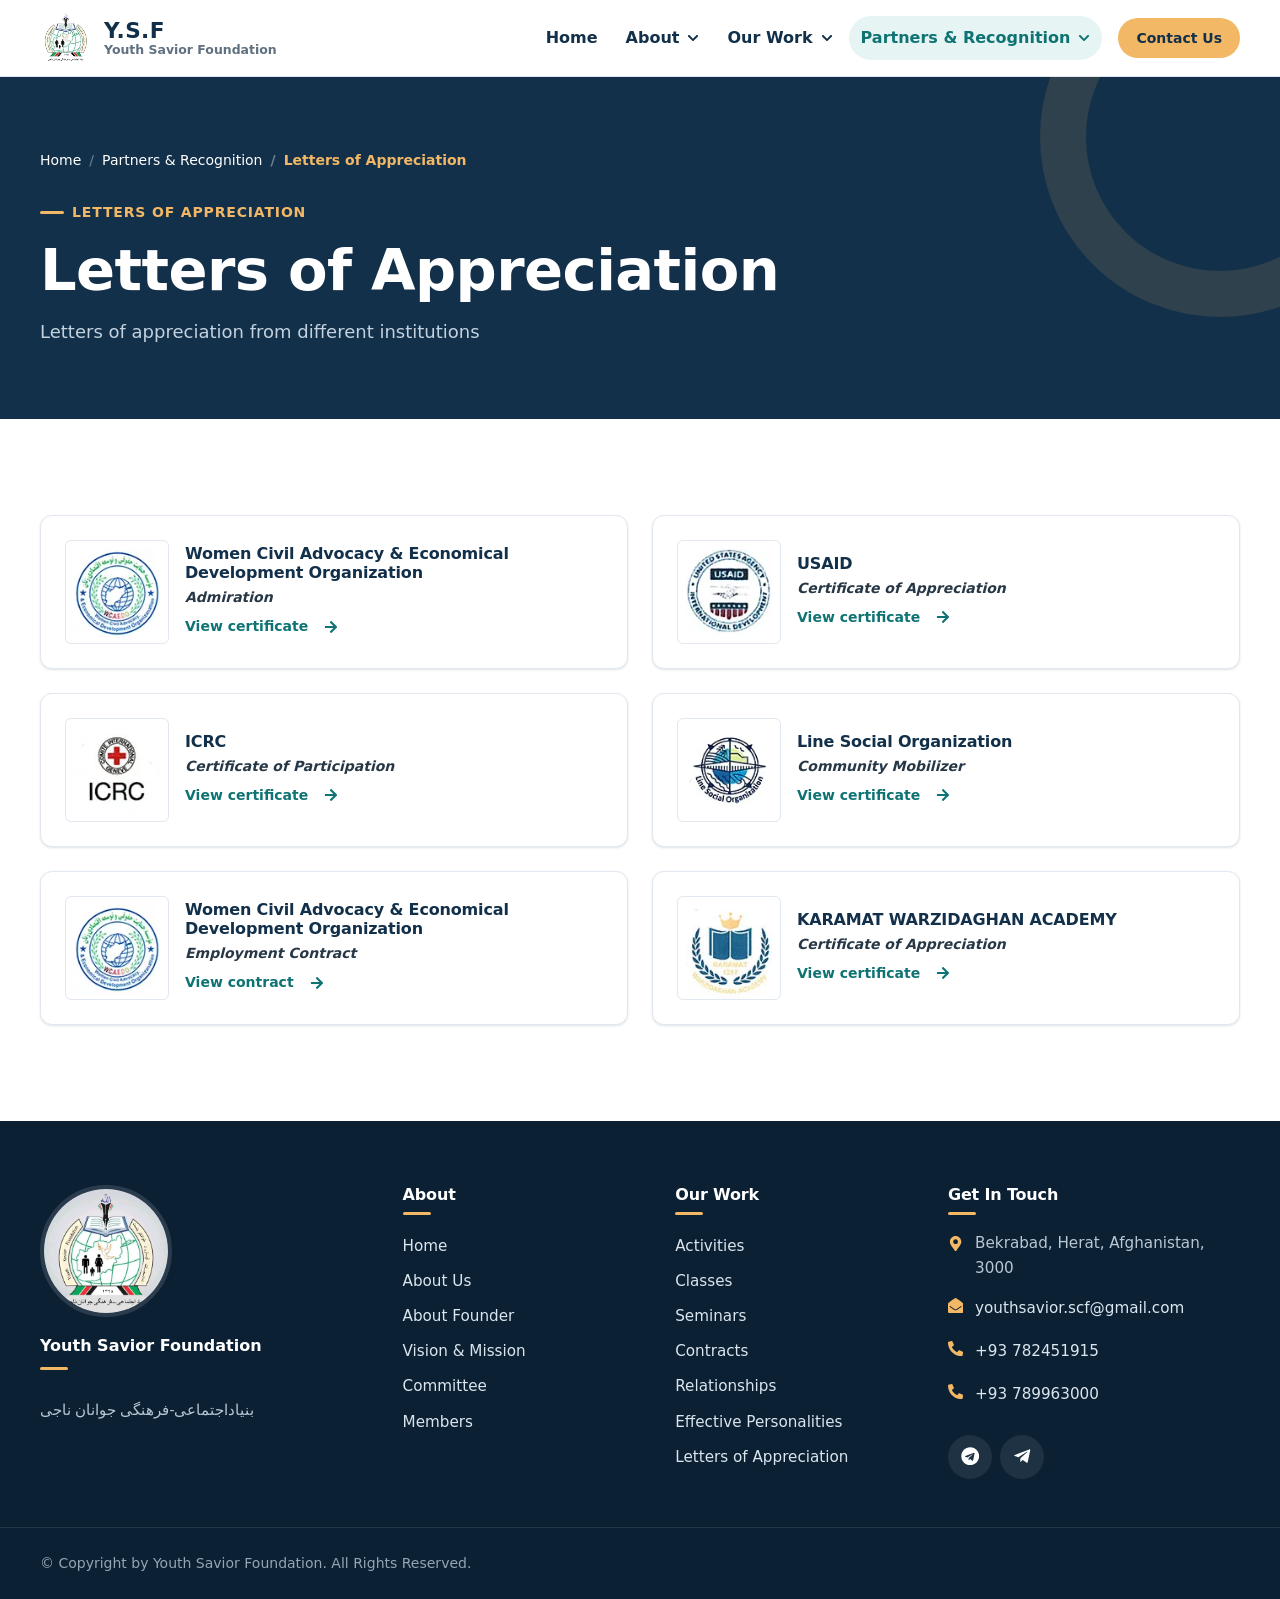
<file: letters-of-appreciation.html>
<!DOCTYPE html>
<html lang="en">

<head>
  <meta charset="utf-8">
  <meta name="viewport" content="width=device-width, initial-scale=1">
  <meta http-equiv="Content-Security-Policy" content="default-src 'self'; script-src 'self' 'unsafe-hashes' 'sha256-MhtPZXr7+LpJUY5qtMutB+qWfQtMaPccfe7QXtCcEYc='; style-src 'self' 'unsafe-inline' https://fonts.googleapis.com; font-src https://fonts.gstatic.com; img-src 'self' data:; frame-src https://www.google.com; connect-src 'self'; form-action mailto:; base-uri 'self'; object-src 'none'; upgrade-insecure-requests">
  <meta name="referrer" content="strict-origin-when-cross-origin">
  <title>Letters of Appreciation | Youth Savior Foundation</title>
  <meta name="description" content="Letters of appreciation and certificates from USAID, ICRC, Line Social Organization, Karamat Warzidaghan Academy and other organizations.">
  <link rel="canonical" href="https://edris-taji.github.io/YSF/letters-of-appreciation.html">
  <meta name="theme-color" content="#12304a">
  <meta property="og:type" content="website">
  <meta property="og:site_name" content="Youth Savior Foundation">
  <meta property="og:title" content="Letters of Appreciation | Youth Savior Foundation">
  <meta property="og:description" content="Letters of appreciation and certificates from USAID, ICRC, Line Social Organization, Karamat Warzidaghan Academy and other organizations.">
  <meta property="og:url" content="https://edris-taji.github.io/YSF/letters-of-appreciation.html">
  <meta property="og:image" content="https://edris-taji.github.io/YSF/img/carousel-1.jpg">
  <meta property="og:locale" content="en_US">
  <meta name="twitter:card" content="summary_large_image">
  <link rel="icon" href="img/favicon-32.png" sizes="32x32" type="image/png">
  <link rel="apple-touch-icon" href="img/apple-touch-icon.png">
  <link rel="preconnect" href="https://fonts.googleapis.com">
  <link rel="preconnect" href="https://fonts.gstatic.com" crossorigin>
  <link rel="stylesheet" href="https://fonts.googleapis.com/css2?family=Inter:wght@400;500;600;700&amp;family=Manrope:wght@700;800&amp;display=swap" media="print" onload="this.media='all'">
  <noscript><link rel="stylesheet" href="https://fonts.googleapis.com/css2?family=Inter:wght@400;500;600;700&amp;family=Manrope:wght@700;800&amp;display=swap"></noscript>
  <link rel="stylesheet" href="css/style.css">
</head>

<body>
  <a class="skip-link" href="#main">Skip to main content</a>
  <header class="site-header" id="top">
    <div class="container header-inner">
      <a class="brand" href="index.html" aria-label="Youth Savior Foundation, home">
        <img src="img/logo.webp" alt="" width="52" height="52" decoding="async">
        <span class="brand-text"><span class="brand-name">Y.S.F</span><span class="brand-tagline">Youth Savior Foundation</span></span>
      </a>
      <button class="nav-toggle" type="button" aria-expanded="false" aria-controls="site-nav">
        <svg class="ico ico-open" aria-hidden="true"><use href="img/icons.svg#bars"></use></svg><svg class="ico ico-close" aria-hidden="true"><use href="img/icons.svg#times"></use></svg><span>Menu</span>
      </button>
      <nav class="site-nav" id="site-nav" aria-label="Main">
        <ul class="nav-list">
          <li class="nav-item"><a class="nav-link" href="index.html">Home</a></li>
          <li class="nav-item nav-item--dropdown">
            <button type="button" class="nav-link" aria-expanded="false" aria-controls="menu-1">About <svg class="ico" aria-hidden="true"><use href="img/icons.svg#chevron-down"></use></svg></button>
            <ul class="dropdown-menu" id="menu-1">
              <li><a href="about-us.html">About Us</a></li>
              <li><a href="Hossaini.html">About Founder</a></li>
              <li><a href="vision-and-mission.html">Vision &amp; Mission</a></li>
              <li><a href="committee.html">Committee</a></li>
              <li><a href="members.html">Members</a></li>
            </ul>
          </li>
          <li class="nav-item nav-item--dropdown">
            <button type="button" class="nav-link" aria-expanded="false" aria-controls="menu-2">Our Work <svg class="ico" aria-hidden="true"><use href="img/icons.svg#chevron-down"></use></svg></button>
            <ul class="dropdown-menu" id="menu-2">
              <li><a href="activities.html">Activities</a></li>
              <li><a href="classes.html">Classes</a></li>
              <li><a href="seminars.html">Seminars</a></li>
            </ul>
          </li>
          <li class="nav-item nav-item--dropdown">
            <button type="button" class="nav-link is-current" aria-expanded="false" aria-controls="menu-3">Partners &amp; Recognition <svg class="ico" aria-hidden="true"><use href="img/icons.svg#chevron-down"></use></svg></button>
            <ul class="dropdown-menu" id="menu-3">
              <li><a href="contracts.html">Contracts</a></li>
              <li><a href="relationships.html">Relationships</a></li>
              <li><a href="effective-personalities.html">Effective Personalities</a></li>
              <li><a href="letters-of-appreciation.html" aria-current="page">Letters of Appreciation</a></li>
            </ul>
          </li>
        </ul>
        <a class="btn btn--gold btn--sm nav-cta" href="contact.html">Contact Us</a>
      </nav>
    </div>
  </header>

  <main id="main">
    <section class="page-hero">
      <div class="container">
        <nav aria-label="Breadcrumb"><ol class="breadcrumb"><li><a href="index.html">Home</a></li><li><a href="contracts.html">Partners &amp; Recognition</a></li><li aria-current="page">Letters of Appreciation</li></ol></nav>
        <p class="eyebrow">Letters of Appreciation</p>
        <h1>Letters of Appreciation</h1>
        <p class="lead">Letters of appreciation from different institutions</p>
      </div>
    </section>

    <section class="section" aria-labelledby="letters-title">
      <div class="container">
        <h2 class="sr-only" id="letters-title">Letters of appreciation from different institutions</h2>
        <div class="grid grid--2">
          <article class="credential">
            <div class="credential__logo"><img src="img/Hossaini/woman-c-icon.webp" alt="Women Civil Advocacy &amp; Economical Development Organization logo" width="102" height="104" loading="lazy" decoding="async"></div>
            <div>
              <h3 class="credential__title">Women Civil Advocacy &amp; Economical Development Organization</h3>
              <p class="credential__type">Admiration</p>
              <a class="link-arrow" href="img/Hossaini/WCAEDO-admiration.jpg">View certificate<span class="sr-only">: Women Civil Advocacy &amp; Economical Development Organization</span> <svg class="ico" aria-hidden="true"><use href="img/icons.svg#arrow-right"></use></svg></a>
            </div>
          </article>
          <article class="credential">
            <div class="credential__logo"><img src="img/Hossaini/usad-icon.webp" alt="USAID logo" width="102" height="106" loading="lazy" decoding="async"></div>
            <div>
              <h3 class="credential__title">USAID</h3>
              <p class="credential__type">Certificate of Appreciation</p>
              <a class="link-arrow" href="img/Hossaini/USAID.jpg">View certificate<span class="sr-only">: USAID</span> <svg class="ico" aria-hidden="true"><use href="img/icons.svg#arrow-right"></use></svg></a>
            </div>
          </article>
          <article class="credential">
            <div class="credential__logo"><img src="img/Hossaini/icrc-icon.webp" alt="ICRC logo" width="102" height="104" loading="lazy" decoding="async"></div>
            <div>
              <h3 class="credential__title">ICRC</h3>
              <p class="credential__type">Certificate of Participation</p>
              <a class="link-arrow" href="img/Hossaini/ICRC Certificate.jpg">View certificate<span class="sr-only">: ICRC</span> <svg class="ico" aria-hidden="true"><use href="img/icons.svg#arrow-right"></use></svg></a>
            </div>
          </article>
          <article class="credential">
            <div class="credential__logo"><img src="img/Hossaini/line-s-icon.webp" alt="Line Social Organization logo" width="102" height="86" loading="lazy" decoding="async"></div>
            <div>
              <h3 class="credential__title">Line Social Organization</h3>
              <p class="credential__type">Community Mobilizer</p>
              <a class="link-arrow" href="img/Hossaini/ICRC.jpg">View certificate<span class="sr-only">: Line Social Organization</span> <svg class="ico" aria-hidden="true"><use href="img/icons.svg#arrow-right"></use></svg></a>
            </div>
          </article>
          <article class="credential">
            <div class="credential__logo"><img src="img/Hossaini/woman-c-icon.webp" alt="Women Civil Advocacy &amp; Economical Development Organization logo" width="102" height="104" loading="lazy" decoding="async"></div>
            <div>
              <h3 class="credential__title">Women Civil Advocacy &amp; Economical Development Organization</h3>
              <p class="credential__type">Employment Contract</p>
              <a class="link-arrow" href="img/Hossaini/WCAEDO-Employment .jpg">View contract<span class="sr-only">: Women Civil Advocacy &amp; Economical Development Organization</span> <svg class="ico" aria-hidden="true"><use href="img/icons.svg#arrow-right"></use></svg></a>
            </div>
          </article>
          <article class="credential">
            <div class="credential__logo"><img src="img/Hossaini/keramaat-icon.webp" alt="KARAMAT WARZIDAGHAN ACADEMY logo" width="102" height="112" loading="lazy" decoding="async"></div>
            <div>
              <h3 class="credential__title">KARAMAT WARZIDAGHAN ACADEMY</h3>
              <p class="credential__type">Certificate of Appreciation</p>
              <a class="link-arrow" href="img/Hossaini/KARAMAT-WARZIDAGHAN-ACADEMY.jpg">View certificate<span class="sr-only">: KARAMAT WARZIDAGHAN ACADEMY</span> <svg class="ico" aria-hidden="true"><use href="img/icons.svg#arrow-right"></use></svg></a>
            </div>
          </article>
        </div>
      </div>
    </section>
  </main>

  <footer class="site-footer">
    <div class="container footer-main">
      <div class="footer-brand">
        <img src="img/footer-logo.webp" alt="Youth Savior Foundation logo" width="800" height="704" loading="lazy" decoding="async">
        <p><strong class="footer-title" style="display:inline">Youth Savior Foundation</strong><br><span lang="fa" dir="rtl">بنیاداجتماعی-فرهنگی جوانان ناجی</span></p>
      </div>
      <nav aria-label="About">
        <h2 class="footer-title">About</h2>
        <ul class="footer-links">
          <li><a href="index.html">Home</a></li>
          <li><a href="about-us.html">About Us</a></li>
          <li><a href="Hossaini.html">About Founder</a></li>
          <li><a href="vision-and-mission.html">Vision &amp; Mission</a></li>
          <li><a href="committee.html">Committee</a></li>
          <li><a href="members.html">Members</a></li>
        </ul>
      </nav>
      <nav aria-label="Our work">
        <h2 class="footer-title">Our Work</h2>
        <ul class="footer-links">
          <li><a href="activities.html">Activities</a></li>
          <li><a href="classes.html">Classes</a></li>
          <li><a href="seminars.html">Seminars</a></li>
          <li><a href="contracts.html">Contracts</a></li>
          <li><a href="relationships.html">Relationships</a></li>
          <li><a href="effective-personalities.html">Effective Personalities</a></li>
          <li><a href="letters-of-appreciation.html">Letters of Appreciation</a></li>
        </ul>
      </nav>
      <div>
        <h2 class="footer-title">Get In Touch</h2>
        <address>
          <ul class="footer-contact">
            <li><svg class="ico" aria-hidden="true"><use href="img/icons.svg#map-marker"></use></svg><span>Bekrabad, Herat, Afghanistan, 3000</span></li>
            <li><svg class="ico" aria-hidden="true"><use href="img/icons.svg#envelope-open"></use></svg><a href="mailto:youthsavior.scf@gmail.com">youthsavior.scf@gmail.com</a></li>
            <li><svg class="ico" aria-hidden="true"><use href="img/icons.svg#phone"></use></svg><a href="tel:+93782451915">+93 782451915</a></li>
            <li><svg class="ico" aria-hidden="true"><use href="img/icons.svg#phone"></use></svg><a href="tel:+93789963000">+93 789963000</a></li>
          </ul>
        </address>
        <div class="social-links">
          <a href="https://t.me/youthsaviorscf" target="_blank" rel="noopener" aria-label="Y.S.F Telegram (opens in a new tab)"><svg class="ico" aria-hidden="true"><use href="img/icons.svg#telegram"></use></svg></a>
          <a href="https://t.me/youthsaviorfoundation" target="_blank" rel="noopener" aria-label="Y.S.F Telegram Channel (opens in a new tab)"><svg class="ico" aria-hidden="true"><use href="img/icons.svg#telegram-plane"></use></svg></a>
        </div>
      </div>
    </div>
    <div class="footer-bottom">
      <div class="container">
        <p>&copy; Copyright by Youth Savior Foundation. All Rights Reserved.</p>
      </div>
    </div>
  </footer>

  <a href="#top" class="back-to-top" aria-label="Back to top"><svg class="ico" aria-hidden="true"><use href="img/icons.svg#angle-up"></use></svg></a>
  <script src="js/main.js" defer></script>
</body>

</html>
</file>
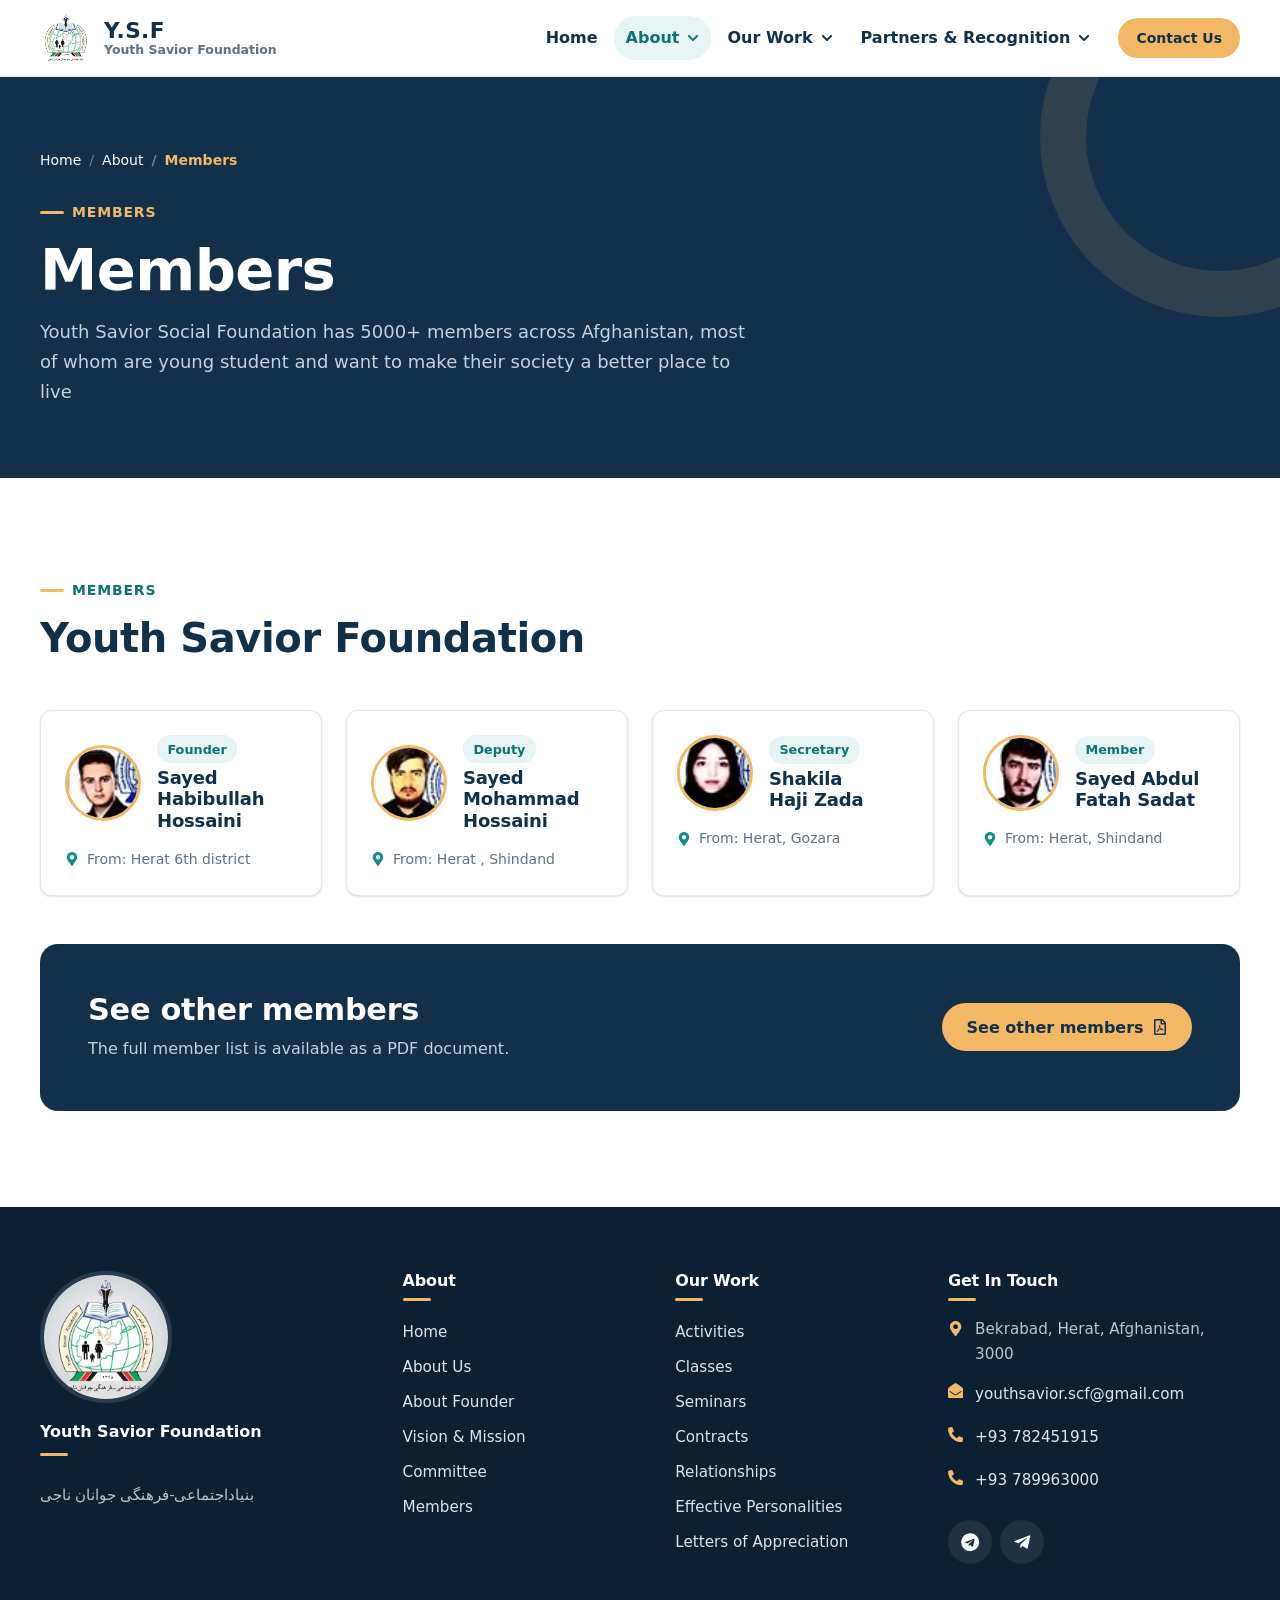
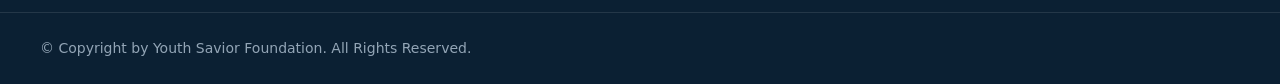
<file: members.html>
<!DOCTYPE html>
<html lang="en">

<head>
  <meta charset="utf-8">
  <meta name="viewport" content="width=device-width, initial-scale=1">
  <meta http-equiv="Content-Security-Policy" content="default-src 'self'; script-src 'self' 'unsafe-hashes' 'sha256-MhtPZXr7+LpJUY5qtMutB+qWfQtMaPccfe7QXtCcEYc='; style-src 'self' 'unsafe-inline' https://fonts.googleapis.com; font-src https://fonts.gstatic.com; img-src 'self' data:; frame-src https://www.google.com; connect-src 'self'; form-action mailto:; base-uri 'self'; object-src 'none'; upgrade-insecure-requests">
  <meta name="referrer" content="strict-origin-when-cross-origin">
  <title>Members | Youth Savior Foundation</title>
  <meta name="description" content="Meet the founder, deputy, secretary and members of Youth Savior Foundation, a youth organization with 5000+ members across Afghanistan.">
  <link rel="canonical" href="https://edris-taji.github.io/YSF/members.html">
  <meta name="theme-color" content="#12304a">
  <meta property="og:type" content="website">
  <meta property="og:site_name" content="Youth Savior Foundation">
  <meta property="og:title" content="Members | Youth Savior Foundation">
  <meta property="og:description" content="Meet the founder, deputy, secretary and members of Youth Savior Foundation, a youth organization with 5000+ members across Afghanistan.">
  <meta property="og:url" content="https://edris-taji.github.io/YSF/members.html">
  <meta property="og:image" content="https://edris-taji.github.io/YSF/img/carousel-1.jpg">
  <meta property="og:locale" content="en_US">
  <meta name="twitter:card" content="summary_large_image">
  <link rel="icon" href="img/favicon-32.png" sizes="32x32" type="image/png">
  <link rel="apple-touch-icon" href="img/apple-touch-icon.png">
  <link rel="preconnect" href="https://fonts.googleapis.com">
  <link rel="preconnect" href="https://fonts.gstatic.com" crossorigin>
  <link rel="stylesheet" href="https://fonts.googleapis.com/css2?family=Inter:wght@400;500;600;700&amp;family=Manrope:wght@700;800&amp;display=swap" media="print" onload="this.media='all'">
  <noscript><link rel="stylesheet" href="https://fonts.googleapis.com/css2?family=Inter:wght@400;500;600;700&amp;family=Manrope:wght@700;800&amp;display=swap"></noscript>
  <link rel="stylesheet" href="css/style.css">
</head>

<body>
  <a class="skip-link" href="#main">Skip to main content</a>
  <header class="site-header" id="top">
    <div class="container header-inner">
      <a class="brand" href="index.html" aria-label="Youth Savior Foundation, home">
        <img src="img/logo.webp" alt="" width="52" height="52" decoding="async">
        <span class="brand-text"><span class="brand-name">Y.S.F</span><span class="brand-tagline">Youth Savior Foundation</span></span>
      </a>
      <button class="nav-toggle" type="button" aria-expanded="false" aria-controls="site-nav">
        <svg class="ico ico-open" aria-hidden="true"><use href="img/icons.svg#bars"></use></svg><svg class="ico ico-close" aria-hidden="true"><use href="img/icons.svg#times"></use></svg><span>Menu</span>
      </button>
      <nav class="site-nav" id="site-nav" aria-label="Main">
        <ul class="nav-list">
          <li class="nav-item"><a class="nav-link" href="index.html">Home</a></li>
          <li class="nav-item nav-item--dropdown">
            <button type="button" class="nav-link is-current" aria-expanded="false" aria-controls="menu-1">About <svg class="ico" aria-hidden="true"><use href="img/icons.svg#chevron-down"></use></svg></button>
            <ul class="dropdown-menu" id="menu-1">
              <li><a href="about-us.html">About Us</a></li>
              <li><a href="Hossaini.html">About Founder</a></li>
              <li><a href="vision-and-mission.html">Vision &amp; Mission</a></li>
              <li><a href="committee.html">Committee</a></li>
              <li><a href="members.html" aria-current="page">Members</a></li>
            </ul>
          </li>
          <li class="nav-item nav-item--dropdown">
            <button type="button" class="nav-link" aria-expanded="false" aria-controls="menu-2">Our Work <svg class="ico" aria-hidden="true"><use href="img/icons.svg#chevron-down"></use></svg></button>
            <ul class="dropdown-menu" id="menu-2">
              <li><a href="activities.html">Activities</a></li>
              <li><a href="classes.html">Classes</a></li>
              <li><a href="seminars.html">Seminars</a></li>
            </ul>
          </li>
          <li class="nav-item nav-item--dropdown">
            <button type="button" class="nav-link" aria-expanded="false" aria-controls="menu-3">Partners &amp; Recognition <svg class="ico" aria-hidden="true"><use href="img/icons.svg#chevron-down"></use></svg></button>
            <ul class="dropdown-menu" id="menu-3">
              <li><a href="contracts.html">Contracts</a></li>
              <li><a href="relationships.html">Relationships</a></li>
              <li><a href="effective-personalities.html">Effective Personalities</a></li>
              <li><a href="letters-of-appreciation.html">Letters of Appreciation</a></li>
            </ul>
          </li>
        </ul>
        <a class="btn btn--gold btn--sm nav-cta" href="contact.html">Contact Us</a>
      </nav>
    </div>
  </header>

  <main id="main">
    <section class="page-hero">
      <div class="container">
        <nav aria-label="Breadcrumb"><ol class="breadcrumb"><li><a href="index.html">Home</a></li><li><a href="about-us.html">About</a></li><li aria-current="page">Members</li></ol></nav>
        <p class="eyebrow">Members</p>
        <h1>Members</h1>
        <p class="lead">Youth Savior Social Foundation has 5000+ members across Afghanistan, most of whom are young student and want to make their society a better place to live</p>
      </div>
    </section>

    <section class="section" aria-labelledby="members-title">
      <div class="container">
        <div class="section-head">
          <p class="eyebrow">Members</p>
          <h2 id="members-title">Youth Savior Foundation</h2>
        </div>

        <div class="grid grid--4">
          <article class="profile-card">
            <div class="profile-card__head">
              <img class="profile-card__photo" src="img/members/img-12-1.webp" alt="" width="76" height="76" loading="lazy" decoding="async">
              <div>
                <span class="badge">Founder</span>
                <h3 class="profile-card__name"><span class="sr-only">Name: </span>Sayed Habibullah <span class="sr-only">Last Name: </span>Hossaini</h3>
              </div>
            </div>
            <ul class="meta-list"><li><svg class="ico" aria-hidden="true"><use href="img/icons.svg#map-marker"></use></svg><span>From: Herat 6th district</span></li></ul>
          </article>
          <article class="profile-card">
            <div class="profile-card__head">
              <img class="profile-card__photo" src="img/members/img-12-2.webp" alt="" width="76" height="76" loading="lazy" decoding="async">
              <div>
                <span class="badge">Deputy</span>
                <h3 class="profile-card__name"><span class="sr-only">Name: </span>Sayed Mohammad <span class="sr-only">Last Name: </span>Hossaini</h3>
              </div>
            </div>
            <ul class="meta-list"><li><svg class="ico" aria-hidden="true"><use href="img/icons.svg#map-marker"></use></svg><span>From: Herat , Shindand</span></li></ul>
          </article>
          <article class="profile-card">
            <div class="profile-card__head">
              <img class="profile-card__photo" src="img/members/img-12-3.webp" alt="" width="76" height="76" loading="lazy" decoding="async">
              <div>
                <span class="badge">Secretary</span>
                <h3 class="profile-card__name"><span class="sr-only">Name: </span>Shakila <span class="sr-only">Last Name: </span>Haji Zada</h3>
              </div>
            </div>
            <ul class="meta-list"><li><svg class="ico" aria-hidden="true"><use href="img/icons.svg#map-marker"></use></svg><span>From: Herat, Gozara</span></li></ul>
          </article>
          <article class="profile-card">
            <div class="profile-card__head">
              <img class="profile-card__photo" src="img/members/img-12-4.webp" alt="" width="76" height="76" loading="lazy" decoding="async">
              <div>
                <span class="badge">Member</span>
                <h3 class="profile-card__name"><span class="sr-only">Name: </span>Sayed Abdul Fatah <span class="sr-only">Last Name: </span>Sadat</h3>
              </div>
            </div>
            <ul class="meta-list"><li><svg class="ico" aria-hidden="true"><use href="img/icons.svg#map-marker"></use></svg><span>From: Herat, Shindand</span></li></ul>
          </article>
        </div>
        <div class="cta-band" style="margin-top:var(--space-7)">
          <div><h2>See other members</h2><p>The full member list is available as a PDF document.</p></div>
          <a class="btn btn--gold" href="files/members/YOUTH SAVIOR FOUNDATION members.pdf" target="_blank" rel="noopener">See other members <span class="sr-only">(PDF, opens in a new tab)</span><svg class="ico" aria-hidden="true"><use href="img/icons.svg#file-pdf"></use></svg></a>
        </div>
      </div>
    </section>
  </main>

  <footer class="site-footer">
    <div class="container footer-main">
      <div class="footer-brand">
        <img src="img/footer-logo.webp" alt="Youth Savior Foundation logo" width="800" height="704" loading="lazy" decoding="async">
        <p><strong class="footer-title" style="display:inline">Youth Savior Foundation</strong><br><span lang="fa" dir="rtl">بنیاداجتماعی-فرهنگی جوانان ناجی</span></p>
      </div>
      <nav aria-label="About">
        <h2 class="footer-title">About</h2>
        <ul class="footer-links">
          <li><a href="index.html">Home</a></li>
          <li><a href="about-us.html">About Us</a></li>
          <li><a href="Hossaini.html">About Founder</a></li>
          <li><a href="vision-and-mission.html">Vision &amp; Mission</a></li>
          <li><a href="committee.html">Committee</a></li>
          <li><a href="members.html">Members</a></li>
        </ul>
      </nav>
      <nav aria-label="Our work">
        <h2 class="footer-title">Our Work</h2>
        <ul class="footer-links">
          <li><a href="activities.html">Activities</a></li>
          <li><a href="classes.html">Classes</a></li>
          <li><a href="seminars.html">Seminars</a></li>
          <li><a href="contracts.html">Contracts</a></li>
          <li><a href="relationships.html">Relationships</a></li>
          <li><a href="effective-personalities.html">Effective Personalities</a></li>
          <li><a href="letters-of-appreciation.html">Letters of Appreciation</a></li>
        </ul>
      </nav>
      <div>
        <h2 class="footer-title">Get In Touch</h2>
        <address>
          <ul class="footer-contact">
            <li><svg class="ico" aria-hidden="true"><use href="img/icons.svg#map-marker"></use></svg><span>Bekrabad, Herat, Afghanistan, 3000</span></li>
            <li><svg class="ico" aria-hidden="true"><use href="img/icons.svg#envelope-open"></use></svg><a href="mailto:youthsavior.scf@gmail.com">youthsavior.scf@gmail.com</a></li>
            <li><svg class="ico" aria-hidden="true"><use href="img/icons.svg#phone"></use></svg><a href="tel:+93782451915">+93 782451915</a></li>
            <li><svg class="ico" aria-hidden="true"><use href="img/icons.svg#phone"></use></svg><a href="tel:+93789963000">+93 789963000</a></li>
          </ul>
        </address>
        <div class="social-links">
          <a href="https://t.me/youthsaviorscf" target="_blank" rel="noopener" aria-label="Y.S.F Telegram (opens in a new tab)"><svg class="ico" aria-hidden="true"><use href="img/icons.svg#telegram"></use></svg></a>
          <a href="https://t.me/youthsaviorfoundation" target="_blank" rel="noopener" aria-label="Y.S.F Telegram Channel (opens in a new tab)"><svg class="ico" aria-hidden="true"><use href="img/icons.svg#telegram-plane"></use></svg></a>
        </div>
      </div>
    </div>
    <div class="footer-bottom">
      <div class="container">
        <p>&copy; Copyright by Youth Savior Foundation. All Rights Reserved.</p>
      </div>
    </div>
  </footer>

  <a href="#top" class="back-to-top" aria-label="Back to top"><svg class="ico" aria-hidden="true"><use href="img/icons.svg#angle-up"></use></svg></a>
  <script src="js/main.js" defer></script>
</body>

</html>
</file>
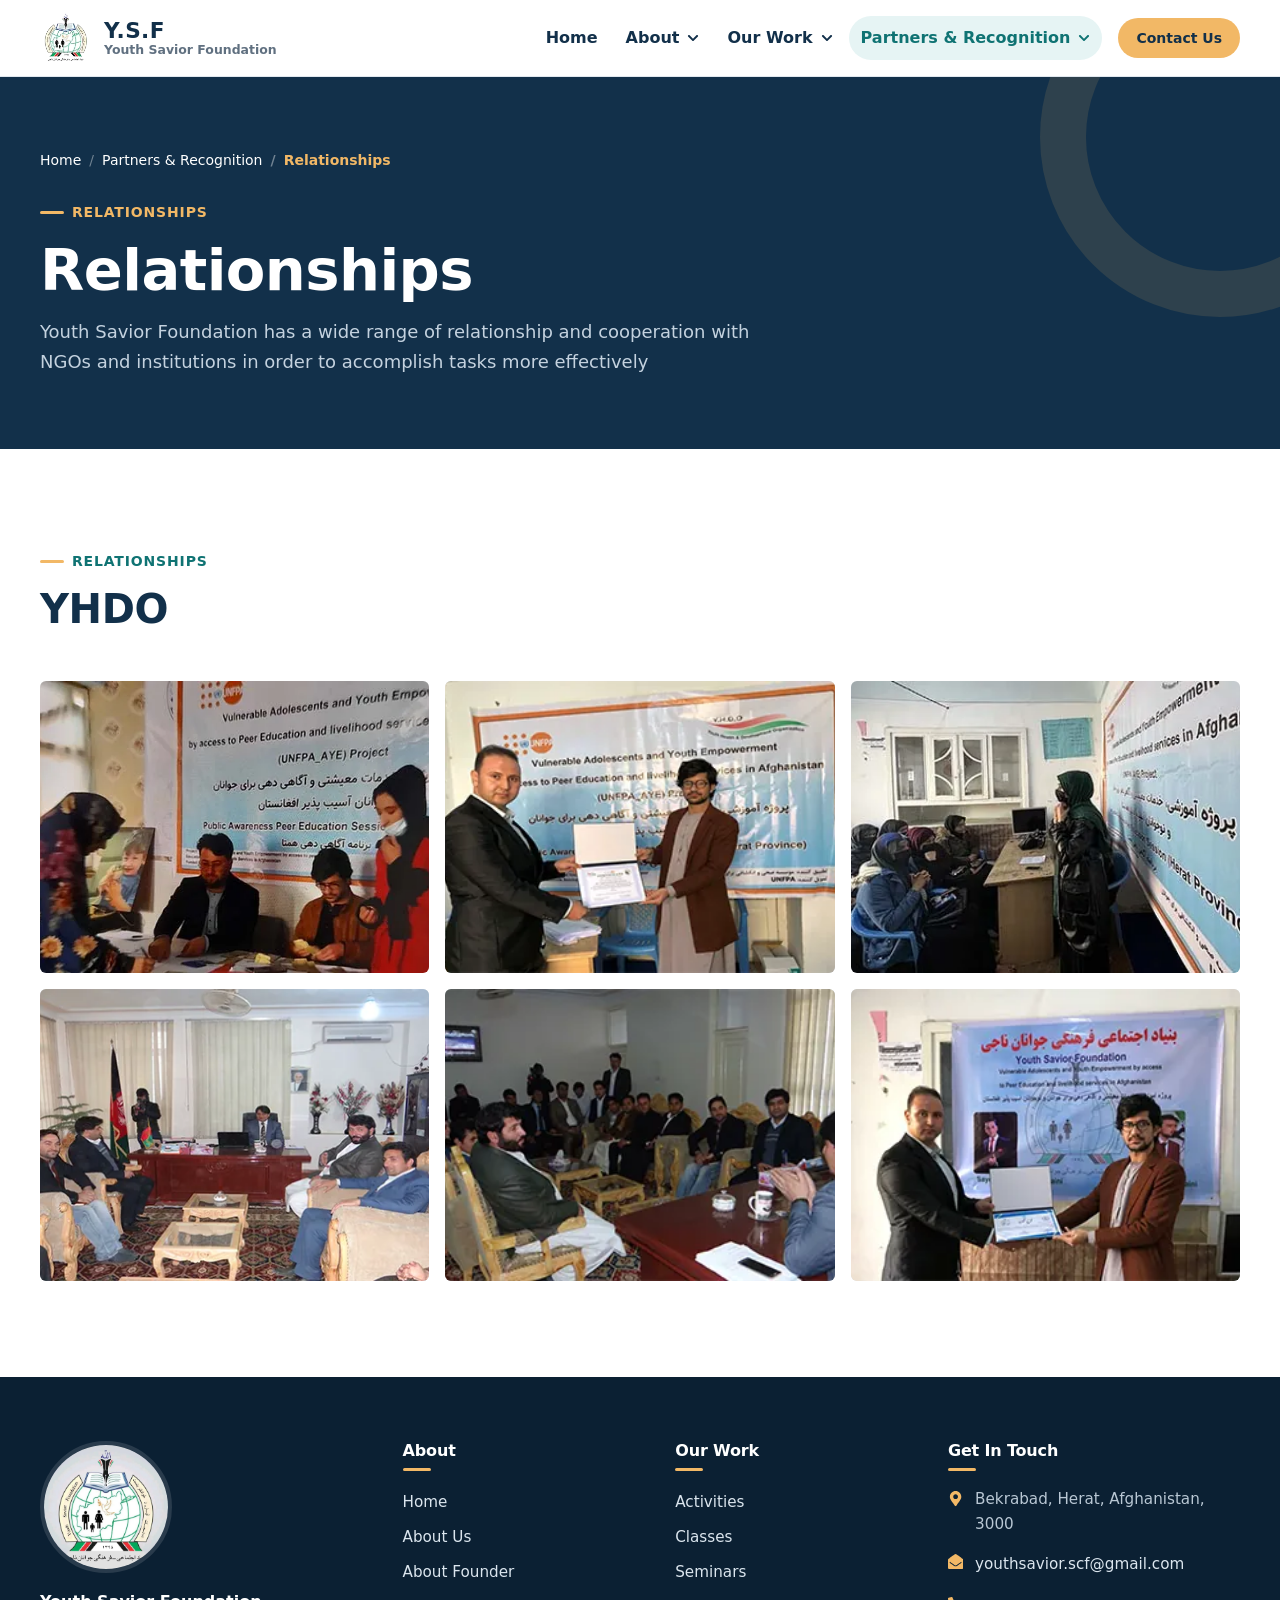
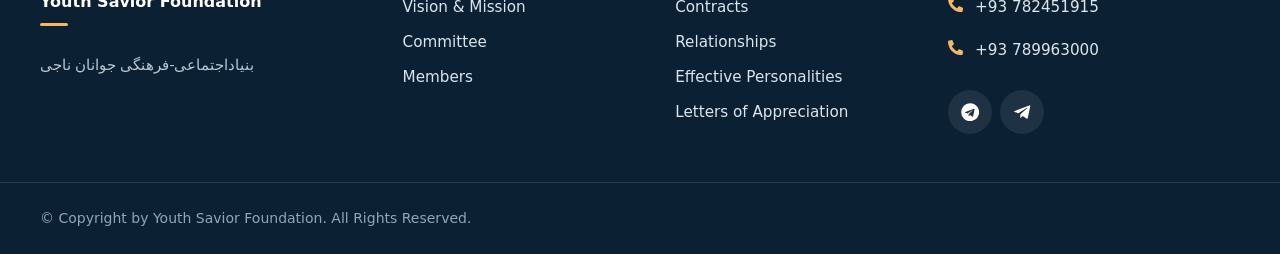
<file: relationships.html>
<!DOCTYPE html>
<html lang="en">

<head>
  <meta charset="utf-8">
  <meta name="viewport" content="width=device-width, initial-scale=1">
  <meta http-equiv="Content-Security-Policy" content="default-src 'self'; script-src 'self' 'unsafe-hashes' 'sha256-MhtPZXr7+LpJUY5qtMutB+qWfQtMaPccfe7QXtCcEYc='; style-src 'self' 'unsafe-inline' https://fonts.googleapis.com; font-src https://fonts.gstatic.com; img-src 'self' data:; frame-src https://www.google.com; connect-src 'self'; form-action mailto:; base-uri 'self'; object-src 'none'; upgrade-insecure-requests">
  <meta name="referrer" content="strict-origin-when-cross-origin">
  <title>Relationships | Youth Savior Foundation</title>
  <meta name="description" content="Youth Savior Foundation&#x27;s relationships and cooperation with NGOs and institutions in Afghanistan.">
  <link rel="canonical" href="https://edris-taji.github.io/YSF/relationships.html">
  <meta name="theme-color" content="#12304a">
  <meta property="og:type" content="website">
  <meta property="og:site_name" content="Youth Savior Foundation">
  <meta property="og:title" content="Relationships | Youth Savior Foundation">
  <meta property="og:description" content="Youth Savior Foundation&#x27;s relationships and cooperation with NGOs and institutions in Afghanistan.">
  <meta property="og:url" content="https://edris-taji.github.io/YSF/relationships.html">
  <meta property="og:image" content="https://edris-taji.github.io/YSF/img/carousel-1.jpg">
  <meta property="og:locale" content="en_US">
  <meta name="twitter:card" content="summary_large_image">
  <link rel="icon" href="img/favicon-32.png" sizes="32x32" type="image/png">
  <link rel="apple-touch-icon" href="img/apple-touch-icon.png">
  <link rel="preconnect" href="https://fonts.googleapis.com">
  <link rel="preconnect" href="https://fonts.gstatic.com" crossorigin>
  <link rel="stylesheet" href="https://fonts.googleapis.com/css2?family=Inter:wght@400;500;600;700&amp;family=Manrope:wght@700;800&amp;display=swap" media="print" onload="this.media='all'">
  <noscript><link rel="stylesheet" href="https://fonts.googleapis.com/css2?family=Inter:wght@400;500;600;700&amp;family=Manrope:wght@700;800&amp;display=swap"></noscript>
  <link rel="stylesheet" href="css/style.css">
</head>

<body>
  <a class="skip-link" href="#main">Skip to main content</a>
  <header class="site-header" id="top">
    <div class="container header-inner">
      <a class="brand" href="index.html" aria-label="Youth Savior Foundation, home">
        <img src="img/logo.webp" alt="" width="52" height="52" decoding="async">
        <span class="brand-text"><span class="brand-name">Y.S.F</span><span class="brand-tagline">Youth Savior Foundation</span></span>
      </a>
      <button class="nav-toggle" type="button" aria-expanded="false" aria-controls="site-nav">
        <svg class="ico ico-open" aria-hidden="true"><use href="img/icons.svg#bars"></use></svg><svg class="ico ico-close" aria-hidden="true"><use href="img/icons.svg#times"></use></svg><span>Menu</span>
      </button>
      <nav class="site-nav" id="site-nav" aria-label="Main">
        <ul class="nav-list">
          <li class="nav-item"><a class="nav-link" href="index.html">Home</a></li>
          <li class="nav-item nav-item--dropdown">
            <button type="button" class="nav-link" aria-expanded="false" aria-controls="menu-1">About <svg class="ico" aria-hidden="true"><use href="img/icons.svg#chevron-down"></use></svg></button>
            <ul class="dropdown-menu" id="menu-1">
              <li><a href="about-us.html">About Us</a></li>
              <li><a href="Hossaini.html">About Founder</a></li>
              <li><a href="vision-and-mission.html">Vision &amp; Mission</a></li>
              <li><a href="committee.html">Committee</a></li>
              <li><a href="members.html">Members</a></li>
            </ul>
          </li>
          <li class="nav-item nav-item--dropdown">
            <button type="button" class="nav-link" aria-expanded="false" aria-controls="menu-2">Our Work <svg class="ico" aria-hidden="true"><use href="img/icons.svg#chevron-down"></use></svg></button>
            <ul class="dropdown-menu" id="menu-2">
              <li><a href="activities.html">Activities</a></li>
              <li><a href="classes.html">Classes</a></li>
              <li><a href="seminars.html">Seminars</a></li>
            </ul>
          </li>
          <li class="nav-item nav-item--dropdown">
            <button type="button" class="nav-link is-current" aria-expanded="false" aria-controls="menu-3">Partners &amp; Recognition <svg class="ico" aria-hidden="true"><use href="img/icons.svg#chevron-down"></use></svg></button>
            <ul class="dropdown-menu" id="menu-3">
              <li><a href="contracts.html">Contracts</a></li>
              <li><a href="relationships.html" aria-current="page">Relationships</a></li>
              <li><a href="effective-personalities.html">Effective Personalities</a></li>
              <li><a href="letters-of-appreciation.html">Letters of Appreciation</a></li>
            </ul>
          </li>
        </ul>
        <a class="btn btn--gold btn--sm nav-cta" href="contact.html">Contact Us</a>
      </nav>
    </div>
  </header>

  <main id="main">
    <section class="page-hero">
      <div class="container">
        <nav aria-label="Breadcrumb"><ol class="breadcrumb"><li><a href="index.html">Home</a></li><li><a href="contracts.html">Partners &amp; Recognition</a></li><li aria-current="page">Relationships</li></ol></nav>
        <p class="eyebrow">Relationships</p>
        <h1>Relationships</h1>
        <p class="lead">Youth Savior Foundation has a wide range of relationship and cooperation with NGOs and institutions in order to accomplish tasks more effectively</p>
      </div>
    </section>

    <section class="section" aria-labelledby="rel-title">
      <div class="container">
        <div class="section-head">
          <p class="eyebrow">Relationships</p>
          <h2 id="rel-title">YHDO</h2>
        </div>

        <ul class="gallery">
          <li><figure><img src="img/relationships/img-1.webp" alt="Peer education session of the UNFPA Adolescents and Youth Empowerment project" width="500" height="331" loading="lazy" decoding="async"></figure></li>
          <li><figure><img src="img/relationships/img-2.webp" alt="Certificate presentation at a UNFPA youth empowerment program" width="365" height="228" loading="lazy" decoding="async"></figure></li>
          <li><figure><img src="img/relationships/img-3.webp" alt="Women attending a youth empowerment and livelihood training" width="438" height="277" loading="lazy" decoding="async"></figure></li>
          <li><figure><img src="img/relationships/img-4.webp" alt="Meeting with representatives of partner organizations" width="500" height="296" loading="lazy" decoding="async"></figure></li>
          <li><figure><img src="img/relationships/img-5.webp" alt="Partners meeting with youth activists" width="365" height="220" loading="lazy" decoding="async"></figure></li>
          <li><figure><img src="img/relationships/img-6.webp" alt="Certificate presentation at Youth Savior Foundation" width="365" height="221" loading="lazy" decoding="async"></figure></li>
        </ul>

      </div>
    </section>
  </main>

  <footer class="site-footer">
    <div class="container footer-main">
      <div class="footer-brand">
        <img src="img/footer-logo.webp" alt="Youth Savior Foundation logo" width="800" height="704" loading="lazy" decoding="async">
        <p><strong class="footer-title" style="display:inline">Youth Savior Foundation</strong><br><span lang="fa" dir="rtl">بنیاداجتماعی-فرهنگی جوانان ناجی</span></p>
      </div>
      <nav aria-label="About">
        <h2 class="footer-title">About</h2>
        <ul class="footer-links">
          <li><a href="index.html">Home</a></li>
          <li><a href="about-us.html">About Us</a></li>
          <li><a href="Hossaini.html">About Founder</a></li>
          <li><a href="vision-and-mission.html">Vision &amp; Mission</a></li>
          <li><a href="committee.html">Committee</a></li>
          <li><a href="members.html">Members</a></li>
        </ul>
      </nav>
      <nav aria-label="Our work">
        <h2 class="footer-title">Our Work</h2>
        <ul class="footer-links">
          <li><a href="activities.html">Activities</a></li>
          <li><a href="classes.html">Classes</a></li>
          <li><a href="seminars.html">Seminars</a></li>
          <li><a href="contracts.html">Contracts</a></li>
          <li><a href="relationships.html">Relationships</a></li>
          <li><a href="effective-personalities.html">Effective Personalities</a></li>
          <li><a href="letters-of-appreciation.html">Letters of Appreciation</a></li>
        </ul>
      </nav>
      <div>
        <h2 class="footer-title">Get In Touch</h2>
        <address>
          <ul class="footer-contact">
            <li><svg class="ico" aria-hidden="true"><use href="img/icons.svg#map-marker"></use></svg><span>Bekrabad, Herat, Afghanistan, 3000</span></li>
            <li><svg class="ico" aria-hidden="true"><use href="img/icons.svg#envelope-open"></use></svg><a href="mailto:youthsavior.scf@gmail.com">youthsavior.scf@gmail.com</a></li>
            <li><svg class="ico" aria-hidden="true"><use href="img/icons.svg#phone"></use></svg><a href="tel:+93782451915">+93 782451915</a></li>
            <li><svg class="ico" aria-hidden="true"><use href="img/icons.svg#phone"></use></svg><a href="tel:+93789963000">+93 789963000</a></li>
          </ul>
        </address>
        <div class="social-links">
          <a href="https://t.me/youthsaviorscf" target="_blank" rel="noopener" aria-label="Y.S.F Telegram (opens in a new tab)"><svg class="ico" aria-hidden="true"><use href="img/icons.svg#telegram"></use></svg></a>
          <a href="https://t.me/youthsaviorfoundation" target="_blank" rel="noopener" aria-label="Y.S.F Telegram Channel (opens in a new tab)"><svg class="ico" aria-hidden="true"><use href="img/icons.svg#telegram-plane"></use></svg></a>
        </div>
      </div>
    </div>
    <div class="footer-bottom">
      <div class="container">
        <p>&copy; Copyright by Youth Savior Foundation. All Rights Reserved.</p>
      </div>
    </div>
  </footer>

  <a href="#top" class="back-to-top" aria-label="Back to top"><svg class="ico" aria-hidden="true"><use href="img/icons.svg#angle-up"></use></svg></a>
  <script src="js/main.js" defer></script>
</body>

</html>
</file>
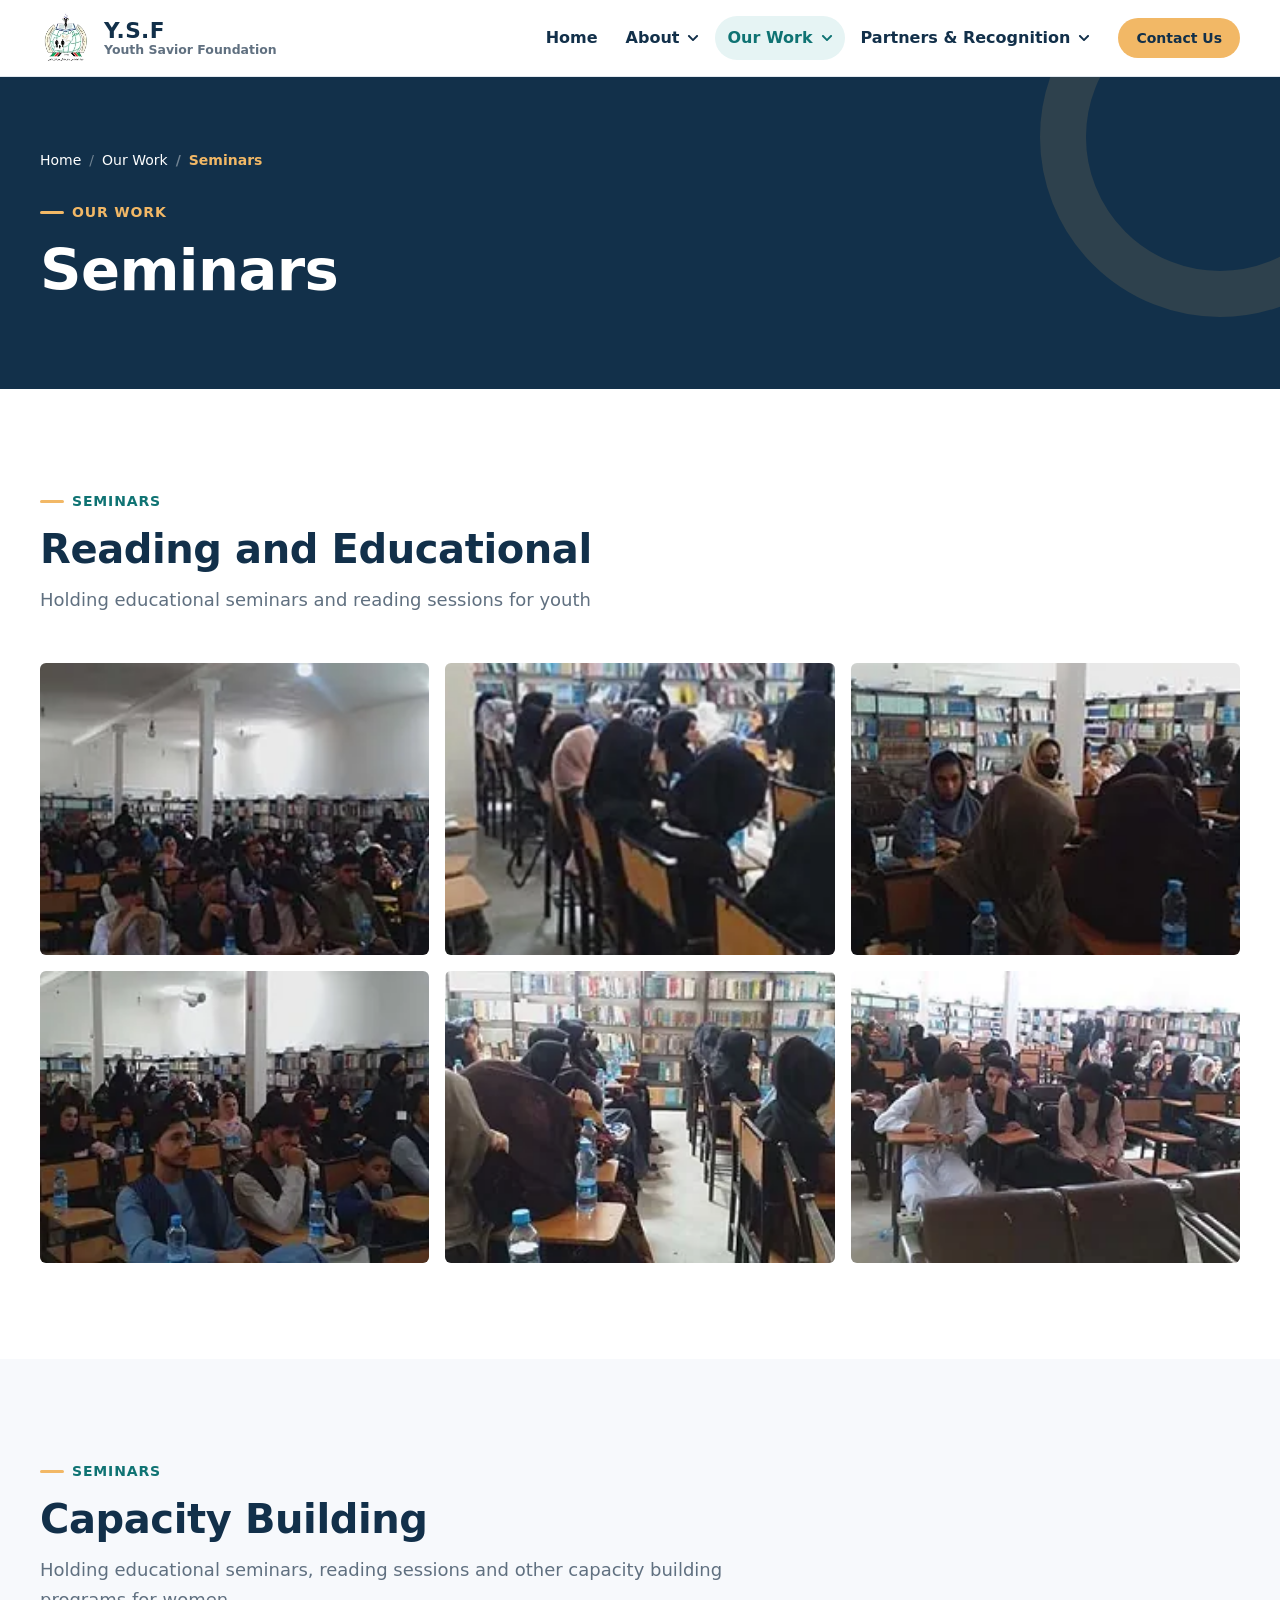
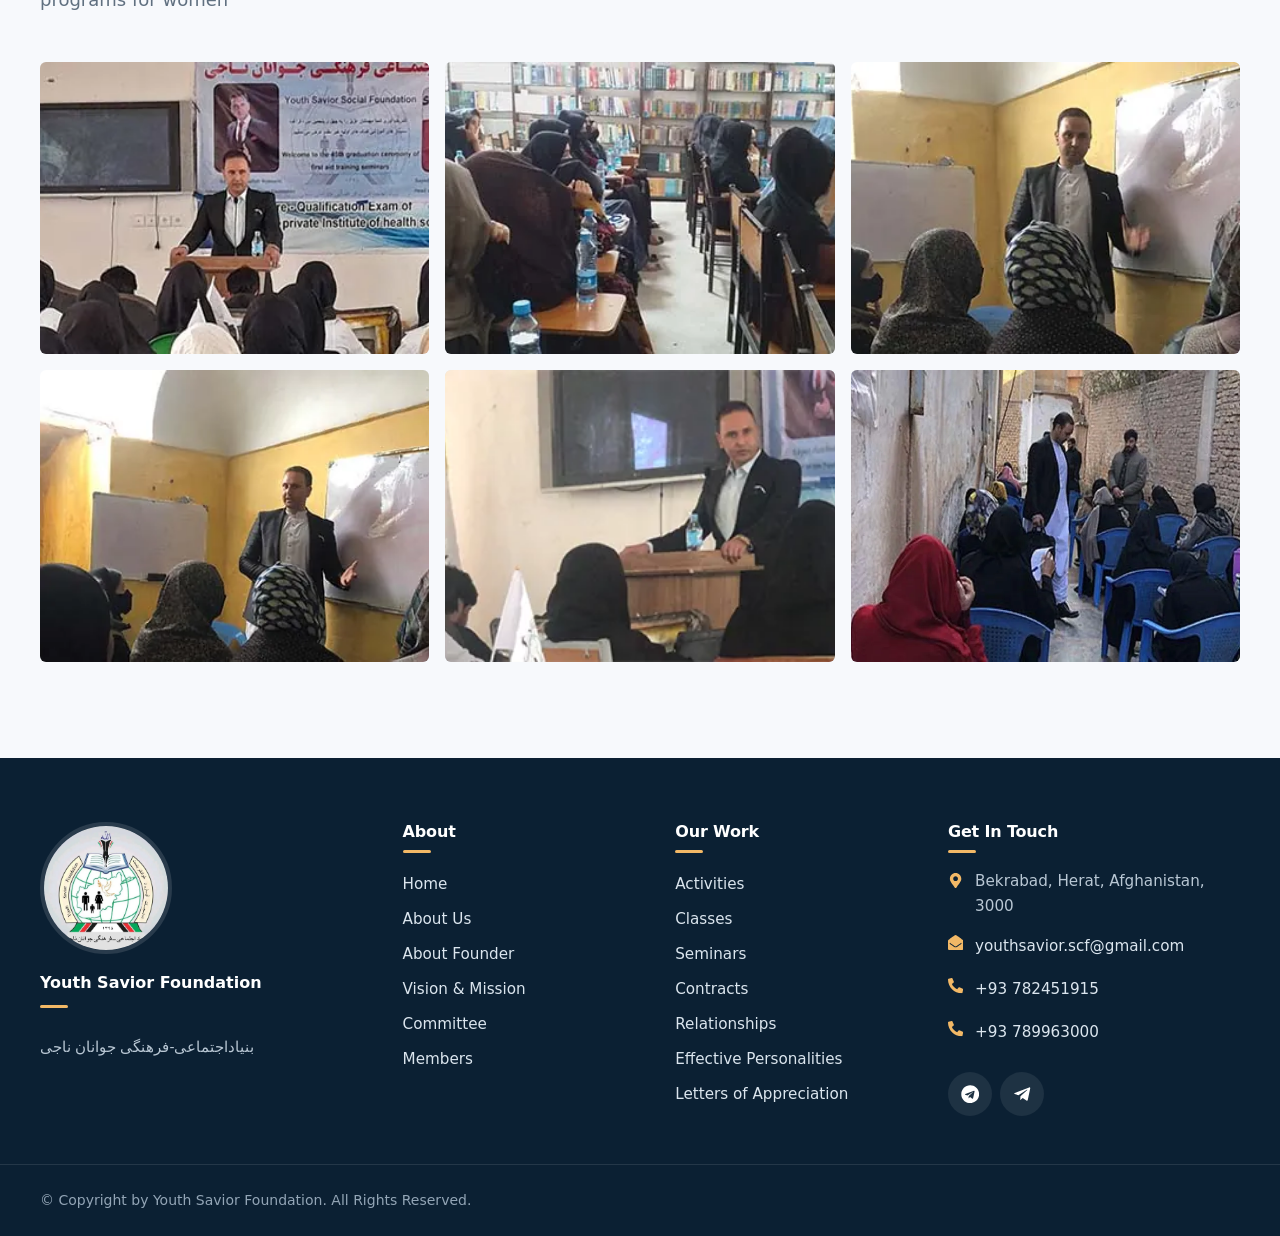
<file: seminars.html>
<!DOCTYPE html>
<html lang="en">

<head>
  <meta charset="utf-8">
  <meta name="viewport" content="width=device-width, initial-scale=1">
  <meta http-equiv="Content-Security-Policy" content="default-src 'self'; script-src 'self' 'unsafe-hashes' 'sha256-MhtPZXr7+LpJUY5qtMutB+qWfQtMaPccfe7QXtCcEYc='; style-src 'self' 'unsafe-inline' https://fonts.googleapis.com; font-src https://fonts.gstatic.com; img-src 'self' data:; frame-src https://www.google.com; connect-src 'self'; form-action mailto:; base-uri 'self'; object-src 'none'; upgrade-insecure-requests">
  <meta name="referrer" content="strict-origin-when-cross-origin">
  <title>Seminars | Youth Savior Foundation</title>
  <meta name="description" content="Reading, educational and women&#x27;s capacity-building seminars held by Youth Savior Foundation for young people in Herat.">
  <link rel="canonical" href="https://edris-taji.github.io/YSF/seminars.html">
  <meta name="theme-color" content="#12304a">
  <meta property="og:type" content="website">
  <meta property="og:site_name" content="Youth Savior Foundation">
  <meta property="og:title" content="Seminars | Youth Savior Foundation">
  <meta property="og:description" content="Reading, educational and women&#x27;s capacity-building seminars held by Youth Savior Foundation for young people in Herat.">
  <meta property="og:url" content="https://edris-taji.github.io/YSF/seminars.html">
  <meta property="og:image" content="https://edris-taji.github.io/YSF/img/carousel-1.jpg">
  <meta property="og:locale" content="en_US">
  <meta name="twitter:card" content="summary_large_image">
  <link rel="icon" href="img/favicon-32.png" sizes="32x32" type="image/png">
  <link rel="apple-touch-icon" href="img/apple-touch-icon.png">
  <link rel="preconnect" href="https://fonts.googleapis.com">
  <link rel="preconnect" href="https://fonts.gstatic.com" crossorigin>
  <link rel="stylesheet" href="https://fonts.googleapis.com/css2?family=Inter:wght@400;500;600;700&amp;family=Manrope:wght@700;800&amp;display=swap" media="print" onload="this.media='all'">
  <noscript><link rel="stylesheet" href="https://fonts.googleapis.com/css2?family=Inter:wght@400;500;600;700&amp;family=Manrope:wght@700;800&amp;display=swap"></noscript>
  <link rel="stylesheet" href="css/style.css">
</head>

<body>
  <a class="skip-link" href="#main">Skip to main content</a>
  <header class="site-header" id="top">
    <div class="container header-inner">
      <a class="brand" href="index.html" aria-label="Youth Savior Foundation, home">
        <img src="img/logo.webp" alt="" width="52" height="52" decoding="async">
        <span class="brand-text"><span class="brand-name">Y.S.F</span><span class="brand-tagline">Youth Savior Foundation</span></span>
      </a>
      <button class="nav-toggle" type="button" aria-expanded="false" aria-controls="site-nav">
        <svg class="ico ico-open" aria-hidden="true"><use href="img/icons.svg#bars"></use></svg><svg class="ico ico-close" aria-hidden="true"><use href="img/icons.svg#times"></use></svg><span>Menu</span>
      </button>
      <nav class="site-nav" id="site-nav" aria-label="Main">
        <ul class="nav-list">
          <li class="nav-item"><a class="nav-link" href="index.html">Home</a></li>
          <li class="nav-item nav-item--dropdown">
            <button type="button" class="nav-link" aria-expanded="false" aria-controls="menu-1">About <svg class="ico" aria-hidden="true"><use href="img/icons.svg#chevron-down"></use></svg></button>
            <ul class="dropdown-menu" id="menu-1">
              <li><a href="about-us.html">About Us</a></li>
              <li><a href="Hossaini.html">About Founder</a></li>
              <li><a href="vision-and-mission.html">Vision &amp; Mission</a></li>
              <li><a href="committee.html">Committee</a></li>
              <li><a href="members.html">Members</a></li>
            </ul>
          </li>
          <li class="nav-item nav-item--dropdown">
            <button type="button" class="nav-link is-current" aria-expanded="false" aria-controls="menu-2">Our Work <svg class="ico" aria-hidden="true"><use href="img/icons.svg#chevron-down"></use></svg></button>
            <ul class="dropdown-menu" id="menu-2">
              <li><a href="activities.html">Activities</a></li>
              <li><a href="classes.html">Classes</a></li>
              <li><a href="seminars.html" aria-current="page">Seminars</a></li>
            </ul>
          </li>
          <li class="nav-item nav-item--dropdown">
            <button type="button" class="nav-link" aria-expanded="false" aria-controls="menu-3">Partners &amp; Recognition <svg class="ico" aria-hidden="true"><use href="img/icons.svg#chevron-down"></use></svg></button>
            <ul class="dropdown-menu" id="menu-3">
              <li><a href="contracts.html">Contracts</a></li>
              <li><a href="relationships.html">Relationships</a></li>
              <li><a href="effective-personalities.html">Effective Personalities</a></li>
              <li><a href="letters-of-appreciation.html">Letters of Appreciation</a></li>
            </ul>
          </li>
        </ul>
        <a class="btn btn--gold btn--sm nav-cta" href="contact.html">Contact Us</a>
      </nav>
    </div>
  </header>

  <main id="main">
    <section class="page-hero">
      <div class="container">
        <nav aria-label="Breadcrumb"><ol class="breadcrumb"><li><a href="index.html">Home</a></li><li><a href="activities.html">Our Work</a></li><li aria-current="page">Seminars</li></ol></nav>
        <p class="eyebrow">Our Work</p>
        <h1>Seminars</h1>
      </div>
    </section>

    <section class="section" aria-labelledby="reading-title">
      <div class="container">
        <div class="section-head">
          <p class="eyebrow">Seminars</p>
          <h2 id="reading-title">Reading and Educational</h2>
          <p class="lead">Holding educational seminars and reading sessions for youth</p>
        </div>

        <ul class="gallery">
          <li><figure><img src="img/seminars/img-1.webp" alt="Reading and educational seminar for youth, photo 1" width="347" height="169" loading="lazy" decoding="async"></figure></li>
          <li><figure><img src="img/seminars/img-2.webp" alt="Reading and educational seminar for youth, photo 2" width="347" height="169" loading="lazy" decoding="async"></figure></li>
          <li><figure><img src="img/seminars/img-3.webp" alt="Reading and educational seminar for youth, photo 3" width="347" height="169" loading="lazy" decoding="async"></figure></li>
          <li><figure><img src="img/seminars/img-4.webp" alt="Reading and educational seminar for youth, photo 4" width="346" height="169" loading="lazy" decoding="async"></figure></li>
          <li><figure><img src="img/seminars/img-9.webp" alt="Reading and educational seminar for youth, photo 5" width="347" height="168" loading="lazy" decoding="async"></figure></li>
          <li><figure><img src="img/seminars/img-10.webp" alt="Reading and educational seminar for youth, photo 6" width="347" height="168" loading="lazy" decoding="async"></figure></li>
        </ul>

      </div>
    </section>

    <section class="section section--alt" aria-labelledby="capacity-title">
      <div class="container">
        <div class="section-head">
          <p class="eyebrow">Seminars</p>
          <h2 id="capacity-title">Capacity Building</h2>
          <p class="lead">Holding educational seminars, reading sessions and other capacity building programs for women</p>
        </div>

        <ul class="gallery">
          <li><figure><img src="img/seminars/capacity/img-1.webp" alt="Women's capacity-building seminar, photo 1" width="500" height="248" loading="lazy" decoding="async"></figure></li>
          <li><figure><img src="img/seminars/capacity/img-2.webp" alt="Women's capacity-building seminar, photo 2" width="500" height="243" loading="lazy" decoding="async"></figure></li>
          <li><figure><img src="img/seminars/capacity/img-3.webp" alt="Women's capacity-building seminar, photo 3" width="500" height="261" loading="lazy" decoding="async"></figure></li>
          <li><figure><img src="img/seminars/capacity/img-4.webp" alt="Women's capacity-building seminar, photo 4" width="500" height="277" loading="lazy" decoding="async"></figure></li>
          <li><figure><img src="img/seminars/capacity/img-5.webp" alt="Women's capacity-building seminar, photo 5" width="365" height="210" loading="lazy" decoding="async"></figure></li>
          <li><figure><img src="img/seminars/capacity/img-6.webp" alt="Women's capacity-building seminar, photo 6" width="1000" height="576" loading="lazy" decoding="async"></figure></li>
        </ul>

      </div>
    </section>
  </main>

  <footer class="site-footer">
    <div class="container footer-main">
      <div class="footer-brand">
        <img src="img/footer-logo.webp" alt="Youth Savior Foundation logo" width="800" height="704" loading="lazy" decoding="async">
        <p><strong class="footer-title" style="display:inline">Youth Savior Foundation</strong><br><span lang="fa" dir="rtl">بنیاداجتماعی-فرهنگی جوانان ناجی</span></p>
      </div>
      <nav aria-label="About">
        <h2 class="footer-title">About</h2>
        <ul class="footer-links">
          <li><a href="index.html">Home</a></li>
          <li><a href="about-us.html">About Us</a></li>
          <li><a href="Hossaini.html">About Founder</a></li>
          <li><a href="vision-and-mission.html">Vision &amp; Mission</a></li>
          <li><a href="committee.html">Committee</a></li>
          <li><a href="members.html">Members</a></li>
        </ul>
      </nav>
      <nav aria-label="Our work">
        <h2 class="footer-title">Our Work</h2>
        <ul class="footer-links">
          <li><a href="activities.html">Activities</a></li>
          <li><a href="classes.html">Classes</a></li>
          <li><a href="seminars.html">Seminars</a></li>
          <li><a href="contracts.html">Contracts</a></li>
          <li><a href="relationships.html">Relationships</a></li>
          <li><a href="effective-personalities.html">Effective Personalities</a></li>
          <li><a href="letters-of-appreciation.html">Letters of Appreciation</a></li>
        </ul>
      </nav>
      <div>
        <h2 class="footer-title">Get In Touch</h2>
        <address>
          <ul class="footer-contact">
            <li><svg class="ico" aria-hidden="true"><use href="img/icons.svg#map-marker"></use></svg><span>Bekrabad, Herat, Afghanistan, 3000</span></li>
            <li><svg class="ico" aria-hidden="true"><use href="img/icons.svg#envelope-open"></use></svg><a href="mailto:youthsavior.scf@gmail.com">youthsavior.scf@gmail.com</a></li>
            <li><svg class="ico" aria-hidden="true"><use href="img/icons.svg#phone"></use></svg><a href="tel:+93782451915">+93 782451915</a></li>
            <li><svg class="ico" aria-hidden="true"><use href="img/icons.svg#phone"></use></svg><a href="tel:+93789963000">+93 789963000</a></li>
          </ul>
        </address>
        <div class="social-links">
          <a href="https://t.me/youthsaviorscf" target="_blank" rel="noopener" aria-label="Y.S.F Telegram (opens in a new tab)"><svg class="ico" aria-hidden="true"><use href="img/icons.svg#telegram"></use></svg></a>
          <a href="https://t.me/youthsaviorfoundation" target="_blank" rel="noopener" aria-label="Y.S.F Telegram Channel (opens in a new tab)"><svg class="ico" aria-hidden="true"><use href="img/icons.svg#telegram-plane"></use></svg></a>
        </div>
      </div>
    </div>
    <div class="footer-bottom">
      <div class="container">
        <p>&copy; Copyright by Youth Savior Foundation. All Rights Reserved.</p>
      </div>
    </div>
  </footer>

  <a href="#top" class="back-to-top" aria-label="Back to top"><svg class="ico" aria-hidden="true"><use href="img/icons.svg#angle-up"></use></svg></a>
  <script src="js/main.js" defer></script>
</body>

</html>
</file>
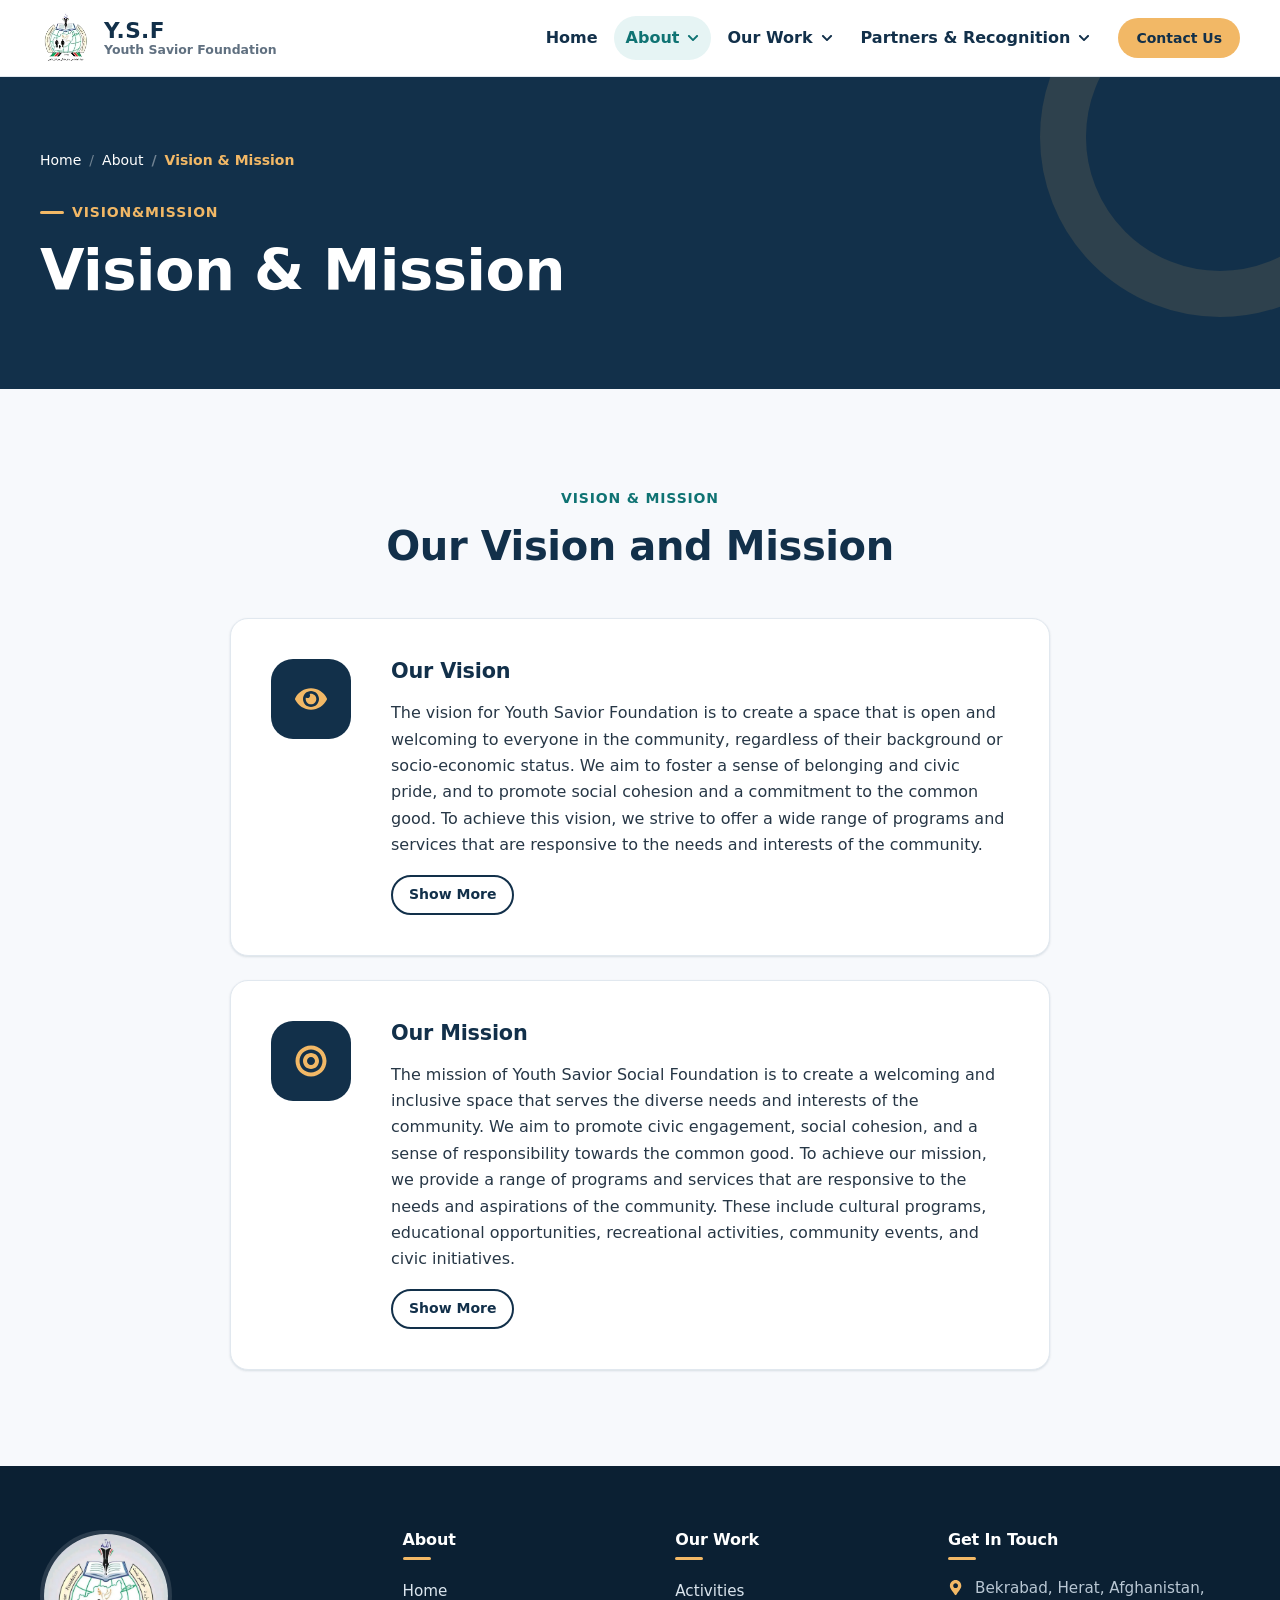
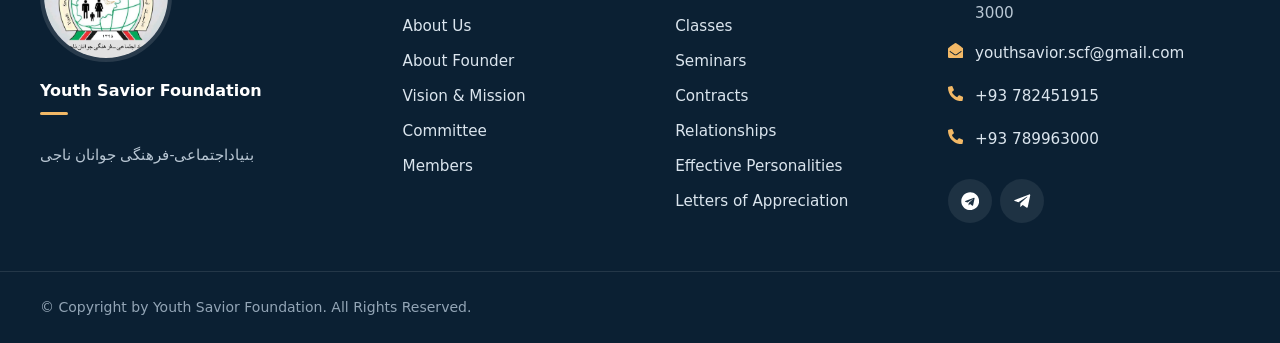
<file: vision-and-mission.html>
<!DOCTYPE html>
<html lang="en">

<head>
  <meta charset="utf-8">
  <meta name="viewport" content="width=device-width, initial-scale=1">
  <meta http-equiv="Content-Security-Policy" content="default-src 'self'; script-src 'self' 'unsafe-hashes' 'sha256-MhtPZXr7+LpJUY5qtMutB+qWfQtMaPccfe7QXtCcEYc='; style-src 'self' 'unsafe-inline' https://fonts.googleapis.com; font-src https://fonts.gstatic.com; img-src 'self' data:; frame-src https://www.google.com; connect-src 'self'; form-action mailto:; base-uri 'self'; object-src 'none'; upgrade-insecure-requests">
  <meta name="referrer" content="strict-origin-when-cross-origin">
  <title>Vision &amp; Mission | Youth Savior Foundation</title>
  <meta name="description" content="Vision and mission of Youth Savior Foundation: an inclusive community space promoting education, civic engagement, women&#x27;s and children&#x27;s rights.">
  <link rel="canonical" href="https://edris-taji.github.io/YSF/vision-and-mission.html">
  <meta name="theme-color" content="#12304a">
  <meta property="og:type" content="website">
  <meta property="og:site_name" content="Youth Savior Foundation">
  <meta property="og:title" content="Vision &amp; Mission | Youth Savior Foundation">
  <meta property="og:description" content="Vision and mission of Youth Savior Foundation: an inclusive community space promoting education, civic engagement, women&#x27;s and children&#x27;s rights.">
  <meta property="og:url" content="https://edris-taji.github.io/YSF/vision-and-mission.html">
  <meta property="og:image" content="https://edris-taji.github.io/YSF/img/carousel-1.jpg">
  <meta property="og:locale" content="en_US">
  <meta name="twitter:card" content="summary_large_image">
  <link rel="icon" href="img/favicon-32.png" sizes="32x32" type="image/png">
  <link rel="apple-touch-icon" href="img/apple-touch-icon.png">
  <link rel="preconnect" href="https://fonts.googleapis.com">
  <link rel="preconnect" href="https://fonts.gstatic.com" crossorigin>
  <link rel="stylesheet" href="https://fonts.googleapis.com/css2?family=Inter:wght@400;500;600;700&amp;family=Manrope:wght@700;800&amp;display=swap" media="print" onload="this.media='all'">
  <noscript><link rel="stylesheet" href="https://fonts.googleapis.com/css2?family=Inter:wght@400;500;600;700&amp;family=Manrope:wght@700;800&amp;display=swap"></noscript>
  <link rel="stylesheet" href="css/style.css">
</head>

<body>
  <a class="skip-link" href="#main">Skip to main content</a>
  <header class="site-header" id="top">
    <div class="container header-inner">
      <a class="brand" href="index.html" aria-label="Youth Savior Foundation, home">
        <img src="img/logo.webp" alt="" width="52" height="52" decoding="async">
        <span class="brand-text"><span class="brand-name">Y.S.F</span><span class="brand-tagline">Youth Savior Foundation</span></span>
      </a>
      <button class="nav-toggle" type="button" aria-expanded="false" aria-controls="site-nav">
        <svg class="ico ico-open" aria-hidden="true"><use href="img/icons.svg#bars"></use></svg><svg class="ico ico-close" aria-hidden="true"><use href="img/icons.svg#times"></use></svg><span>Menu</span>
      </button>
      <nav class="site-nav" id="site-nav" aria-label="Main">
        <ul class="nav-list">
          <li class="nav-item"><a class="nav-link" href="index.html">Home</a></li>
          <li class="nav-item nav-item--dropdown">
            <button type="button" class="nav-link is-current" aria-expanded="false" aria-controls="menu-1">About <svg class="ico" aria-hidden="true"><use href="img/icons.svg#chevron-down"></use></svg></button>
            <ul class="dropdown-menu" id="menu-1">
              <li><a href="about-us.html">About Us</a></li>
              <li><a href="Hossaini.html">About Founder</a></li>
              <li><a href="vision-and-mission.html" aria-current="page">Vision &amp; Mission</a></li>
              <li><a href="committee.html">Committee</a></li>
              <li><a href="members.html">Members</a></li>
            </ul>
          </li>
          <li class="nav-item nav-item--dropdown">
            <button type="button" class="nav-link" aria-expanded="false" aria-controls="menu-2">Our Work <svg class="ico" aria-hidden="true"><use href="img/icons.svg#chevron-down"></use></svg></button>
            <ul class="dropdown-menu" id="menu-2">
              <li><a href="activities.html">Activities</a></li>
              <li><a href="classes.html">Classes</a></li>
              <li><a href="seminars.html">Seminars</a></li>
            </ul>
          </li>
          <li class="nav-item nav-item--dropdown">
            <button type="button" class="nav-link" aria-expanded="false" aria-controls="menu-3">Partners &amp; Recognition <svg class="ico" aria-hidden="true"><use href="img/icons.svg#chevron-down"></use></svg></button>
            <ul class="dropdown-menu" id="menu-3">
              <li><a href="contracts.html">Contracts</a></li>
              <li><a href="relationships.html">Relationships</a></li>
              <li><a href="effective-personalities.html">Effective Personalities</a></li>
              <li><a href="letters-of-appreciation.html">Letters of Appreciation</a></li>
            </ul>
          </li>
        </ul>
        <a class="btn btn--gold btn--sm nav-cta" href="contact.html">Contact Us</a>
      </nav>
    </div>
  </header>

  <main id="main">
    <section class="page-hero">
      <div class="container">
        <nav aria-label="Breadcrumb"><ol class="breadcrumb"><li><a href="index.html">Home</a></li><li><a href="about-us.html">About</a></li><li aria-current="page">Vision &amp; Mission</li></ol></nav>
        <p class="eyebrow">Vision&amp;Mission</p>
        <h1>Vision &amp; Mission</h1>
      </div>
    </section>

    <section class="section section--alt" aria-labelledby="vm-title">
      <div class="container container--narrow">
        <div class="section-head section-head--center">
          <p class="eyebrow">Vision &amp; Mission</p>
          <h2 id="vm-title">Our Vision and Mission</h2>
        </div>

        <article class="feature">
          <div class="feature__icon"><svg class="ico" aria-hidden="true"><use href="img/icons.svg#eye"></use></svg></div>
          <div class="prose">
            <h3>Our Vision</h3>
            <p>The vision for Youth Savior Foundation is to create a space that is open and welcoming to everyone in the community, regardless of their background or socio-economic status. We aim to foster a sense of belonging and civic pride, and to promote social cohesion and a commitment to the common good. To achieve this vision, we strive to offer a wide range of programs and services that are responsive to the needs and interests of the community.</p>
            <div class="more-panel" id="vision-more" hidden>
              <p>These may include cultural programs, educational initiatives, recreational activities, community events, and opportunities for civic engagement. We place a strong emphasis on transparency and accountability, and we are dedicated to being a model of good governance. We work closely with community members to ensure that our policies and procedures are clear and equitable, and we are committed to involving stakeholders in decision-making processes.</p>
              <p>Ultimately, our goal is to create a space where everyone feels welcome, respected, and valued, and where people can come together to build a stronger and more connected community. We are committed to making a positive difference in the lives of those we serve, and to helping to create a more just and equitable society for all.</p>
            </div>
            <button type="button" class="btn btn--outline btn--sm" aria-expanded="false" aria-controls="vision-more" data-show-more>Show More</button>
          </div>
        </article>
        <article class="feature">
          <div class="feature__icon"><svg class="ico" aria-hidden="true"><use href="img/icons.svg#bullseye"></use></svg></div>
          <div class="prose">
            <h3>Our Mission</h3>
            <p>The mission of Youth Savior Social Foundation is to create a welcoming and inclusive space that serves the diverse needs and interests of the community. We aim to promote civic engagement, social cohesion, and a sense of responsibility towards the common good. To achieve our mission, we provide a range of programs and services that are responsive to the needs and aspirations of the community. These include cultural programs, educational opportunities, recreational activities, community events, and civic initiatives.</p>
            <div class="more-panel" id="mission-more" hidden>
              <p>We are committed to transparency and accountability, and to being a model of good governance. We involve community members in decision-making processes, establish clear policies and procedures, and are accountable to stakeholders for the outcomes of our work. We believe that by providing a space where people of all backgrounds can find common ground, we can help to build a stronger and more connected community.</p>
              <p>We are dedicated to creating a space where everyone feels welcome, respected, and valued, and where everyone has the opportunity to make a positive contribution to the community. Furthermore, Youth Savior Socio-Cultural Foundation aim to create a society where youth are empowered and educated, and where women and children's rights are respected and protected.</p>
              <p>The foundation strives to promote social and cultural awareness, civic responsibility, and environmental sustainability in the community through, Education, Health, Cultural, Research, Publication, Youth, Social, Environment, Arts, Communication and Sports Committees. The foundation aims to provide educational opportunities and capacity building classes for people especially women and children.</p>
            </div>
            <button type="button" class="btn btn--outline btn--sm" aria-expanded="false" aria-controls="mission-more" data-show-more>Show More</button>
          </div>
        </article>
      </div>
    </section>
  </main>

  <footer class="site-footer">
    <div class="container footer-main">
      <div class="footer-brand">
        <img src="img/footer-logo.webp" alt="Youth Savior Foundation logo" width="800" height="704" loading="lazy" decoding="async">
        <p><strong class="footer-title" style="display:inline">Youth Savior Foundation</strong><br><span lang="fa" dir="rtl">بنیاداجتماعی-فرهنگی جوانان ناجی</span></p>
      </div>
      <nav aria-label="About">
        <h2 class="footer-title">About</h2>
        <ul class="footer-links">
          <li><a href="index.html">Home</a></li>
          <li><a href="about-us.html">About Us</a></li>
          <li><a href="Hossaini.html">About Founder</a></li>
          <li><a href="vision-and-mission.html">Vision &amp; Mission</a></li>
          <li><a href="committee.html">Committee</a></li>
          <li><a href="members.html">Members</a></li>
        </ul>
      </nav>
      <nav aria-label="Our work">
        <h2 class="footer-title">Our Work</h2>
        <ul class="footer-links">
          <li><a href="activities.html">Activities</a></li>
          <li><a href="classes.html">Classes</a></li>
          <li><a href="seminars.html">Seminars</a></li>
          <li><a href="contracts.html">Contracts</a></li>
          <li><a href="relationships.html">Relationships</a></li>
          <li><a href="effective-personalities.html">Effective Personalities</a></li>
          <li><a href="letters-of-appreciation.html">Letters of Appreciation</a></li>
        </ul>
      </nav>
      <div>
        <h2 class="footer-title">Get In Touch</h2>
        <address>
          <ul class="footer-contact">
            <li><svg class="ico" aria-hidden="true"><use href="img/icons.svg#map-marker"></use></svg><span>Bekrabad, Herat, Afghanistan, 3000</span></li>
            <li><svg class="ico" aria-hidden="true"><use href="img/icons.svg#envelope-open"></use></svg><a href="mailto:youthsavior.scf@gmail.com">youthsavior.scf@gmail.com</a></li>
            <li><svg class="ico" aria-hidden="true"><use href="img/icons.svg#phone"></use></svg><a href="tel:+93782451915">+93 782451915</a></li>
            <li><svg class="ico" aria-hidden="true"><use href="img/icons.svg#phone"></use></svg><a href="tel:+93789963000">+93 789963000</a></li>
          </ul>
        </address>
        <div class="social-links">
          <a href="https://t.me/youthsaviorscf" target="_blank" rel="noopener" aria-label="Y.S.F Telegram (opens in a new tab)"><svg class="ico" aria-hidden="true"><use href="img/icons.svg#telegram"></use></svg></a>
          <a href="https://t.me/youthsaviorfoundation" target="_blank" rel="noopener" aria-label="Y.S.F Telegram Channel (opens in a new tab)"><svg class="ico" aria-hidden="true"><use href="img/icons.svg#telegram-plane"></use></svg></a>
        </div>
      </div>
    </div>
    <div class="footer-bottom">
      <div class="container">
        <p>&copy; Copyright by Youth Savior Foundation. All Rights Reserved.</p>
      </div>
    </div>
  </footer>

  <a href="#top" class="back-to-top" aria-label="Back to top"><svg class="ico" aria-hidden="true"><use href="img/icons.svg#angle-up"></use></svg></a>
  <script src="js/main.js" defer></script>
</body>

</html>
</file>
<file: css/style.css>
/* =====================================================================
   Youth Savior Foundation — design system
   Plain CSS, mobile-first. Breakpoints: 640px (sm), 900px (md), 1200px (lg)
   ===================================================================== */

/* ---------- 1. Tokens ---------- */
:root {
  /* Brand palette */
  --navy: #12304a;
  --navy-900: #0b2033;
  --navy-700: #1d4466;
  --teal: #168c8c;          /* icons, large accents, borders */
  --teal-700: #0f7373;      /* teal text/links on light backgrounds (5.6:1 on white) */
  --teal-50: #e6f4f4;
  --gold: #f2b866;          /* CTA backgrounds, accents on navy — never small text on white */
  --gold-600: #e0a04a;
  --gold-50: #fdf4e6;
  --bg: #f7f9fc;
  --white: #ffffff;
  --text: #273746;
  --muted: #607080;
  --border: #e1e8ef;

  /* Typography */
  --font-body: "Inter", system-ui, -apple-system, "Segoe UI", Roboto, "Helvetica Neue", Arial, sans-serif;
  --font-head: "Manrope", "Inter", system-ui, -apple-system, "Segoe UI", Roboto, Arial, sans-serif;
  --font-fa: "Segoe UI", Tahoma, "Noto Naskh Arabic", "Geeza Pro", sans-serif;
  --fs-sm: 0.875rem;
  --fs-base: 1rem;
  --fs-md: 1.125rem;
  --fs-lg: 1.25rem;
  --fs-h3: clamp(1.125rem, 1rem + 0.4vw, 1.3rem);
  --fs-h2: clamp(1.75rem, 1.3rem + 1.6vw, 2.5rem);
  --fs-h1: clamp(2.1rem, 1.4rem + 2.8vw, 3.6rem);
  --lh-tight: 1.2;
  --lh-body: 1.65;
  --measure: 68ch;

  /* Spacing scale */
  --space-1: 0.25rem;
  --space-2: 0.5rem;
  --space-3: 0.75rem;
  --space-4: 1rem;
  --space-5: 1.5rem;
  --space-6: 2rem;
  --space-7: 3rem;
  --space-8: 4rem;
  --space-section: clamp(3.5rem, 2rem + 5vw, 6rem);

  /* Surfaces */
  --radius-sm: 6px;
  --radius: 12px;
  --radius-lg: 18px;
  --shadow-sm: 0 1px 2px rgba(18, 48, 74, 0.06), 0 1px 3px rgba(18, 48, 74, 0.08);
  --shadow: 0 6px 24px rgba(18, 48, 74, 0.1);
  --container: 1200px;
  --gutter: clamp(1rem, 4vw, 2rem);
  --header-h: 76px;
  --ease: cubic-bezier(0.2, 0.7, 0.2, 1);
}

/* ---------- 2. Reset & base ---------- */
*,
*::before,
*::after {
  box-sizing: border-box;
}

html {
  -webkit-text-size-adjust: 100%;
  scroll-padding-top: calc(var(--header-h) + 1rem);
}

@media (prefers-reduced-motion: no-preference) {
  html {
    scroll-behavior: smooth;
  }
}

body {
  margin: 0;
  font-family: var(--font-body);
  font-size: var(--fs-base);
  line-height: var(--lh-body);
  color: var(--text);
  background: var(--bg);
  text-rendering: optimizeLegibility;
  -webkit-font-smoothing: antialiased;
}

img,
svg,
video,
iframe {
  display: block;
  max-width: 100%;
}

img {
  height: auto;
}

h1,
h2,
h3,
h4 {
  margin: 0 0 var(--space-4);
  font-family: var(--font-head);
  font-weight: 800;
  line-height: var(--lh-tight);
  color: var(--navy);
  letter-spacing: -0.01em;
  text-wrap: balance;
}

h1 { font-size: var(--fs-h1); }
h2 { font-size: var(--fs-h2); }
h3 { font-size: var(--fs-h3); font-weight: 700; }
h4 { font-size: var(--fs-md); font-weight: 700; }

p,
ul,
ol,
blockquote,
figure,
address {
  margin: 0 0 var(--space-4);
}

address {
  font-style: normal;
}

a {
  color: var(--teal-700);
  text-underline-offset: 0.18em;
  text-decoration-thickness: 1px;
}

a:hover {
  color: var(--navy);
}

strong,
b {
  font-weight: 700;
}

[lang="fa"] {
  font-family: var(--font-fa);
}

button {
  font: inherit;
}

:focus-visible {
  outline: 3px solid var(--gold);
  outline-offset: 2px;
  border-radius: 4px;
}

.on-light :focus-visible,
main :focus-visible {
  outline-color: var(--teal-700);
}

.sr-only {
  position: absolute !important;
  width: 1px;
  height: 1px;
  padding: 0;
  margin: -1px;
  overflow: hidden;
  clip: rect(0, 0, 0, 0);
  white-space: nowrap;
  border: 0;
}

.skip-link {
  position: absolute;
  top: -100px;
  left: var(--space-4);
  z-index: 1000;
  padding: var(--space-2) var(--space-4);
  border-radius: var(--radius-sm);
  background: var(--gold);
  color: var(--navy);
  font-weight: 700;
  text-decoration: none;
}

.skip-link:focus {
  top: var(--space-4);
}

.ico {
  display: inline-block;
  flex-shrink: 0;
  width: 1em;
  height: 1em;
  fill: currentColor;
  vertical-align: -0.125em;
}

/* ---------- 3. Layout ---------- */
.container {
  width: 100%;
  max-width: calc(var(--container) + 2 * var(--gutter));
  margin-inline: auto;
  padding-inline: var(--gutter);
}

.container--narrow {
  max-width: calc(820px + 2 * var(--gutter));
}

.section {
  padding-block: var(--space-section);
  background: var(--white);
}

.section--alt {
  background: var(--bg);
}

.section--navy {
  background: var(--navy);
  color: #d9e3ec;
}

.section--navy h2,
.section--navy h3 {
  color: var(--white);
}

/* White surfaces inside navy sections keep the light-surface text colours. */
.section--navy .card h3,
.section--navy .profile-card h3 {
  color: var(--navy);
}

.section--tight {
  padding-block: var(--space-7);
}

.section-head {
  max-width: 720px;
  margin-bottom: var(--space-7);
}

.section-head--center {
  margin-inline: auto;
  text-align: center;
}

.section-head h2 {
  margin-bottom: var(--space-3);
}

.eyebrow {
  display: inline-flex;
  align-items: center;
  gap: var(--space-2);
  margin-bottom: var(--space-3);
  font-size: var(--fs-sm);
  font-weight: 700;
  letter-spacing: 0.06em;
  text-transform: uppercase;
  color: var(--teal-700);
}

.eyebrow::before {
  content: "";
  width: 24px;
  height: 3px;
  border-radius: 2px;
  background: var(--gold);
}

.section-head--center .eyebrow::before {
  display: none;
}

.section--navy .eyebrow,
.page-hero .eyebrow,
.hero .eyebrow {
  color: var(--gold);
}

.lead {
  font-size: var(--fs-md);
  color: var(--muted);
}

.section--navy .lead {
  color: #c4d2df;
}

.grid {
  display: grid;
  gap: var(--space-5);
}

@media (min-width: 640px) {
  .grid--2,
  .grid--3,
  .grid--4 {
    grid-template-columns: repeat(2, minmax(0, 1fr));
  }
}

@media (min-width: 900px) {
  .grid--3 {
    grid-template-columns: repeat(3, minmax(0, 1fr));
  }

  .grid--4 {
    grid-template-columns: repeat(4, minmax(0, 1fr));
  }
}

/* Centred wrapping grid for odd item counts (keeps the last row balanced). */
.grid--center {
  display: flex;
  flex-wrap: wrap;
  justify-content: center;
}

.grid--center > * {
  flex: 1 1 100%;
}

@media (min-width: 640px) {
  .grid--center > * {
    flex-basis: calc(50% - var(--space-5));
    max-width: calc(50% - var(--space-5) / 2);
  }
}

@media (min-width: 900px) {
  .grid--center > * {
    flex-basis: calc(33.333% - var(--space-5));
    max-width: calc(33.333% - var(--space-5) * 2 / 3);
  }
}

.split {
  display: grid;
  gap: var(--space-7);
  align-items: center;
}

@media (min-width: 900px) {
  .split {
    grid-template-columns: minmax(0, 1fr) minmax(0, 1fr);
  }

  .split--wide-text {
    grid-template-columns: minmax(0, 1.25fr) minmax(0, 1fr);
  }

  .split--wide-media {
    grid-template-columns: minmax(0, 1fr) minmax(0, 1.25fr);
  }

  .split--top {
    align-items: start;
  }

  .split--reverse > :first-child {
    order: 2;
  }
}

.stack > * + * {
  margin-top: var(--space-5);
}

.prose {
  max-width: var(--measure);
}

.prose p {
  margin-bottom: var(--space-4);
}

.text-center {
  text-align: center;
}

.actions {
  display: flex;
  flex-wrap: wrap;
  gap: var(--space-3);
  margin-top: var(--space-5);
}

.actions--center {
  justify-content: center;
}

/* ---------- 4. Buttons ---------- */
.btn {
  display: inline-flex;
  align-items: center;
  justify-content: center;
  gap: var(--space-2);
  min-height: 48px;
  padding: 0.75rem 1.4rem;
  border: 2px solid transparent;
  border-radius: 999px;
  font-family: var(--font-head);
  font-size: var(--fs-base);
  font-weight: 700;
  line-height: 1.2;
  text-decoration: none;
  cursor: pointer;
  transition: background-color 0.2s var(--ease), color 0.2s var(--ease), border-color 0.2s var(--ease), transform 0.2s var(--ease);
}

.btn:active {
  transform: translateY(1px);
}

.btn--gold {
  background: var(--gold);
  color: var(--navy);
}

.btn--gold:hover {
  background: var(--gold-600);
  color: var(--navy);
}

.btn--teal {
  background: var(--teal-700);
  color: var(--white);
}

.btn--teal:hover {
  background: var(--navy);
  color: var(--white);
}

.btn--outline {
  border-color: var(--navy);
  color: var(--navy);
  background: transparent;
}

.btn--outline:hover {
  background: var(--navy);
  color: var(--white);
}

.btn--outline-light {
  border-color: rgba(255, 255, 255, 0.7);
  color: var(--white);
  background: transparent;
}

.btn--outline-light:hover {
  background: var(--white);
  color: var(--navy);
}

.btn--sm {
  min-height: 40px;
  padding: 0.5rem 1rem;
  font-size: var(--fs-sm);
}

.link-arrow {
  display: inline-flex;
  align-items: center;
  min-height: 24px;
  gap: var(--space-2);
  font-weight: 700;
  text-decoration: none;
  color: var(--teal-700);
}

.link-arrow .ico {
  transition: transform 0.2s var(--ease);
}

.link-arrow:hover .ico {
  transform: translateX(3px);
}

.text-button {
  padding: 0;
  border: 0;
  background: none;
  color: var(--teal-700);
  font-weight: 700;
  cursor: pointer;
  text-decoration: underline;
  text-underline-offset: 0.18em;
}

/* ---------- 5. Header & navigation ---------- */
.site-header {
  position: sticky;
  top: 0;
  z-index: 100;
  background: rgba(255, 255, 255, 0.97);
  border-bottom: 1px solid var(--border);
  transition: box-shadow 0.2s var(--ease);
}

.site-header.is-scrolled {
  box-shadow: 0 4px 18px rgba(18, 48, 74, 0.08);
}

.header-inner {
  display: flex;
  align-items: center;
  justify-content: space-between;
  gap: var(--space-4);
  min-height: var(--header-h);
}

.brand {
  display: inline-flex;
  align-items: center;
  gap: var(--space-3);
  color: var(--navy);
  text-decoration: none;
}

.brand img {
  width: 52px;
  height: 52px;
  object-fit: contain;
}

.brand-text {
  display: flex;
  flex-direction: column;
  line-height: 1.1;
}

.brand-name {
  font-family: var(--font-head);
  font-size: 1.35rem;
  font-weight: 800;
  letter-spacing: 0.02em;
}

.brand-tagline {
  font-size: 0.78rem;
  font-weight: 600;
  color: var(--muted);
}

.nav-toggle {
  display: inline-flex;
  align-items: center;
  gap: var(--space-2);
  min-height: 44px;
  padding: 0 var(--space-4);
  border: 1px solid var(--border);
  border-radius: 999px;
  background: var(--white);
  color: var(--navy);
  font-weight: 700;
  cursor: pointer;
}

.nav-toggle .ico-close {
  display: none;
}

.nav-toggle[aria-expanded="true"] .ico-open {
  display: none;
}

.nav-toggle[aria-expanded="true"] .ico-close {
  display: inline-block;
}

.site-nav {
  position: absolute;
  top: 100%;
  left: 0;
  right: 0;
  display: none;
  max-height: calc(100vh - var(--header-h));
  overflow-y: auto;
  padding: var(--space-3) var(--gutter) var(--space-6);
  background: var(--white);
  border-bottom: 1px solid var(--border);
  box-shadow: var(--shadow);
}

.site-nav.is-open {
  display: block;
}

.nav-list,
.dropdown-menu {
  list-style: none;
  margin: 0;
  padding: 0;
}

.nav-link {
  display: flex;
  align-items: center;
  justify-content: space-between;
  gap: var(--space-2);
  width: 100%;
  min-height: 48px;
  padding: var(--space-2) var(--space-2);
  border: 0;
  border-bottom: 1px solid var(--border);
  background: none;
  color: var(--navy);
  font-family: var(--font-head);
  font-size: var(--fs-base);
  font-weight: 700;
  text-align: left;
  text-decoration: none;
  cursor: pointer;
}

.nav-link:hover,
.nav-link[aria-expanded="true"] {
  color: var(--teal-700);
}

.nav-link.is-current {
  color: var(--teal-700);
}

.nav-link .ico {
  font-size: 0.75rem;
  transition: transform 0.2s var(--ease);
}

.nav-link[aria-expanded="true"] .ico {
  transform: rotate(180deg);
}

.dropdown-menu {
  display: none;
  padding: var(--space-2) 0 var(--space-3) var(--space-3);
}

.dropdown-menu.is-open {
  display: block;
}

.dropdown-menu a {
  display: block;
  padding: var(--space-2) var(--space-3);
  border-radius: var(--radius-sm);
  color: var(--text);
  font-weight: 500;
  text-decoration: none;
}

.dropdown-menu a:hover {
  background: var(--teal-50);
  color: var(--teal-700);
}

.dropdown-menu a[aria-current="page"] {
  color: var(--teal-700);
  font-weight: 700;
  background: var(--teal-50);
}

.nav-cta {
  margin-top: var(--space-4);
  width: 100%;
}

@media (min-width: 1000px) {
  .nav-toggle {
    display: none;
  }

  .site-nav {
    position: static;
    display: flex;
    align-items: center;
    gap: var(--space-4);
    max-height: none;
    overflow: visible;
    padding: 0;
    border: 0;
    box-shadow: none;
    background: none;
  }

  .nav-list {
    display: flex;
    align-items: center;
    gap: var(--space-1);
  }

  .nav-item {
    position: relative;
  }

  .nav-link {
    width: auto;
    min-height: 44px;
    padding: var(--space-2) var(--space-3);
    border: 0;
    border-radius: 999px;
  }

  .nav-link:hover,
  .nav-link[aria-expanded="true"] {
    background: var(--teal-50);
  }

  .nav-link.is-current {
    background: var(--teal-50);
  }

  .dropdown-menu {
    position: absolute;
    top: calc(100% + 8px);
    left: 0;
    min-width: 250px;
    padding: var(--space-2);
    border: 1px solid var(--border);
    border-radius: var(--radius);
    background: var(--white);
    box-shadow: var(--shadow);
  }

  /* Hover opens for mouse users; keyboard/touch use the button (main.js). */
  @media (hover: hover) and (pointer: fine) {
    .nav-item--dropdown:hover > .dropdown-menu {
      display: block;
    }

    .nav-item--dropdown:hover > .dropdown-menu::before {
      content: "";
      position: absolute;
      top: -10px;
      left: 0;
      right: 0;
      height: 10px;
    }
  }

  .nav-cta {
    width: auto;
    margin-top: 0;
  }
}

/* ---------- 6. Home hero ---------- */
.hero {
  position: relative;
  overflow: hidden;
  background: var(--navy);
  color: #d9e3ec;
  padding-block: clamp(2.5rem, 1rem + 5vw, 5.5rem);
}

.hero::before {
  content: "";
  position: absolute;
  inset: auto -20% -60% auto;
  width: 70vw;
  height: 70vw;
  max-width: 900px;
  max-height: 900px;
  border-radius: 50%;
  background: radial-gradient(circle, rgba(22, 140, 140, 0.35), transparent 65%);
  pointer-events: none;
}

.hero-grid {
  position: relative;
  display: grid;
  gap: var(--space-7);
  align-items: center;
}

@media (min-width: 900px) {
  .hero-grid {
    grid-template-columns: minmax(0, 1.05fr) minmax(0, 1fr);
  }
}

.hero h1 {
  color: var(--white);
  margin-bottom: var(--space-3);
}

.hero-fa {
  margin-bottom: var(--space-5);
  font-size: clamp(1.25rem, 1rem + 1vw, 1.75rem);
  font-weight: 700;
  color: var(--gold);
}

.hero-text {
  max-width: 54ch;
  font-size: var(--fs-md);
  color: #c4d2df;
}

.hero-alt-links {
  display: flex;
  flex-wrap: wrap;
  gap: var(--space-2) var(--space-4);
  margin-top: var(--space-4);
  font-size: var(--fs-md);
}

.hero-alt-links a {
  color: var(--white);
}

.hero-alt-links a:hover {
  color: var(--gold);
}

.hero-media,
.hero-frame {
  position: relative;
}

.hero-frame::after {
  content: "";
  position: absolute;
  inset: 18px -14px -14px 18px;
  z-index: 0;
  border: 2px solid var(--gold);
  border-radius: var(--radius-lg);
  pointer-events: none;
}

.hero-slides {
  position: relative;
  z-index: 1;
  display: grid;
  overflow: hidden;
  border-radius: var(--radius-lg);
  background: var(--navy-900);
  box-shadow: 0 20px 50px rgba(0, 0, 0, 0.35);
}

.hero-slide {
  grid-area: 1 / 1;
  margin: 0;
  opacity: 0;
  visibility: hidden;
  transition: opacity 0.7s var(--ease), visibility 0s linear 0.7s;
}

.hero-slide.is-active {
  opacity: 1;
  visibility: visible;
  transition: opacity 0.7s var(--ease);
}

.hero-slide img {
  width: 100%;
  aspect-ratio: 4 / 3;
  object-fit: cover;
}

.hero-slide img.focus-top {
  object-position: 50% 18%;
}

.hero-slide figcaption {
  position: absolute;
  left: var(--space-4);
  bottom: var(--space-4);
  max-width: calc(100% - 2 * var(--space-4));
  padding: var(--space-2) var(--space-3);
  border-radius: var(--radius-sm);
  background: rgba(11, 32, 51, 0.82);
  color: var(--white);
  font-size: var(--fs-sm);
  font-weight: 600;
}

.hero-controls {
  position: relative;
  z-index: 2;
  display: flex;
  align-items: center;
  gap: var(--space-2);
  margin-top: var(--space-5);
}

.icon-btn {
  display: inline-grid;
  place-items: center;
  width: 44px;
  height: 44px;
  border: 1px solid rgba(255, 255, 255, 0.35);
  border-radius: 50%;
  background: transparent;
  color: var(--white);
  cursor: pointer;
  transition: background-color 0.2s var(--ease), color 0.2s var(--ease);
}

.icon-btn:hover {
  background: var(--white);
  color: var(--navy);
}

.slide-dots {
  display: flex;
  gap: var(--space-2);
  margin-left: var(--space-2);
}

.slide-dots span {
  width: 10px;
  height: 10px;
  border-radius: 50%;
  background: rgba(255, 255, 255, 0.35);
  transition: background-color 0.2s, width 0.2s;
}

.slide-dots span.is-active {
  width: 26px;
  border-radius: 5px;
  background: var(--gold);
}

.focus-chips {
  display: flex;
  flex-wrap: wrap;
  gap: var(--space-2);
  margin: var(--space-6) 0 0;
  padding: 0;
  list-style: none;
}

.focus-chips a {
  display: inline-flex;
  align-items: center;
  min-height: 36px;
  padding: 0.35rem 0.9rem;
  border: 1px solid rgba(255, 255, 255, 0.25);
  border-radius: 999px;
  color: var(--white);
  font-size: var(--fs-sm);
  font-weight: 600;
  text-decoration: none;
}

.focus-chips a:hover {
  border-color: var(--gold);
  color: var(--gold);
}

/* ---------- 7. Inner page hero ---------- */
.page-hero {
  position: relative;
  overflow: hidden;
  padding-block: clamp(2.5rem, 1.5rem + 4vw, 4.5rem);
  background: var(--navy);
  color: #c4d2df;
}

.page-hero::after {
  content: "";
  position: absolute;
  right: -120px;
  top: -120px;
  width: 360px;
  height: 360px;
  border-radius: 50%;
  border: 46px solid rgba(242, 184, 102, 0.12);
  pointer-events: none;
}

.page-hero h1 {
  max-width: 22ch;
  margin-bottom: var(--space-3);
  color: var(--white);
}

.page-hero .lead {
  max-width: 62ch;
  margin-bottom: 0;
  color: #c4d2df;
}

.breadcrumb {
  display: flex;
  flex-wrap: wrap;
  align-items: center;
  gap: var(--space-2);
  margin: 0 0 var(--space-5);
  padding: 0;
  list-style: none;
  font-size: var(--fs-sm);
}

.breadcrumb a {
  color: var(--white);
  text-decoration: none;
}

.breadcrumb a:hover {
  color: var(--gold);
  text-decoration: underline;
}

.breadcrumb li + li::before {
  content: "/";
  margin-right: var(--space-2);
  color: rgba(255, 255, 255, 0.4);
}

.breadcrumb [aria-current] {
  color: var(--gold);
  font-weight: 600;
}

/* ---------- 8. Cards ---------- */
.card {
  display: flex;
  flex-direction: column;
  overflow: hidden;
  border: 1px solid var(--border);
  border-radius: var(--radius);
  background: var(--white);
  box-shadow: var(--shadow-sm);
}

.card__media {
  position: relative;
  margin: 0;
  background: var(--border);
}

.card__media img {
  width: 100%;
  aspect-ratio: 4 / 3;
  object-fit: cover;
}

.card__credit {
  position: absolute;
  right: var(--space-2);
  bottom: var(--space-2);
  padding: 2px var(--space-2);
  border-radius: var(--radius-sm);
  background: rgba(11, 32, 51, 0.78);
  color: #e6edf3;
  font-size: 0.72rem;
  line-height: 1.5;
}

.card__credit a {
  color: inherit;
}

.card__media--portrait img {
  aspect-ratio: 3 / 4;
  object-position: 50% 25%;
}

.card__body {
  display: flex;
  flex: 1;
  flex-direction: column;
  padding: var(--space-5);
}

.card__body > :last-child {
  margin-bottom: 0;
}

.card__title {
  margin-bottom: var(--space-2);
}

.card__text {
  color: var(--muted);
}

.card__footer {
  margin-top: auto;
  padding-top: var(--space-3);
}

.badge {
  display: inline-flex;
  align-self: flex-start;
  align-items: center;
  gap: var(--space-1);
  margin-bottom: var(--space-3);
  padding: 0.2rem 0.65rem;
  border-radius: 999px;
  background: var(--teal-50);
  color: var(--teal-700);
  font-size: 0.8rem;
  font-weight: 700;
}

.badge--gold {
  background: var(--gold-50);
  color: #7a4d0b;
}

.card__media .badge {
  position: absolute;
  top: var(--space-3);
  left: var(--space-3);
  margin: 0;
  background: var(--white);
  box-shadow: var(--shadow-sm);
}

/* Profile cards (members) */
.profile-card {
  display: flex;
  flex-direction: column;
  gap: var(--space-4);
  padding: var(--space-5);
  border: 1px solid var(--border);
  border-radius: var(--radius);
  background: var(--white);
  color: var(--text);
  box-shadow: var(--shadow-sm);
}

.profile-card__head {
  display: flex;
  align-items: center;
  gap: var(--space-4);
}

.profile-card__photo {
  flex-shrink: 0;
  width: 76px;
  height: 76px;
  border-radius: 50%;
  object-fit: cover;
  object-position: 50% 20%;
  border: 3px solid var(--gold);
}

.profile-card__name {
  margin: 0;
  font-size: var(--fs-md);
}

.profile-card .badge {
  margin-bottom: var(--space-1);
}

.meta-list {
  margin: 0;
  padding: 0;
  list-style: none;
  color: var(--muted);
  font-size: var(--fs-sm);
}

.meta-list li {
  display: flex;
  gap: var(--space-2);
}

.meta-list .ico {
  margin-top: 0.3em;
  color: var(--teal);
}

/* Credential rows (certificates, letters, contracts) */
.credential {
  display: grid;
  grid-template-columns: 88px minmax(0, 1fr);
  gap: var(--space-4);
  align-items: center;
  padding: var(--space-4);
  border: 1px solid var(--border);
  border-radius: var(--radius);
  background: var(--white);
  box-shadow: var(--shadow-sm);
}

.credential__logo {
  display: grid;
  place-items: center;
  width: 88px;
  height: 88px;
  padding: var(--space-2);
  border: 1px solid var(--border);
  border-radius: var(--radius-sm);
  background: var(--white);
}

.credential__logo img {
  width: 100%;
  height: 100%;
  object-fit: contain;
}

.credential__title {
  margin-bottom: var(--space-1);
  font-size: var(--fs-base);
}

.credential__meta {
  margin-bottom: var(--space-1);
  color: var(--muted);
  font-size: var(--fs-sm);
}

.credential__type {
  margin-bottom: var(--space-1);
  font-weight: 600;
  font-style: italic;
  color: var(--text);
  font-size: var(--fs-sm);
}

.credential a {
  font-size: var(--fs-sm);
  font-weight: 700;
}

@media (min-width: 640px) {
  .credential {
    grid-template-columns: 104px minmax(0, 1fr);
    padding: var(--space-5);
  }

  .credential__logo {
    width: 104px;
    height: 104px;
  }
}

/* Article cards (founder page) */
.article-card {
  display: flex;
  flex-direction: column;
  padding: var(--space-5);
  border: 1px solid var(--border);
  border-top: 4px solid var(--teal);
  border-radius: var(--radius);
  background: var(--white);
  box-shadow: var(--shadow-sm);
}

.article-card[dir="rtl"] {
  border-top-color: var(--gold);
}

.article-card h3 {
  font-size: var(--fs-md);
}

.article-card p {
  color: var(--muted);
}

.article-card .card__footer {
  display: flex;
  align-items: center;
  gap: var(--space-3);
}

/* ---------- 9. Media treatments ---------- */
.media-frame {
  position: relative;
  margin: 0;
}

.media-frame img {
  width: 100%;
  border-radius: var(--radius-lg);
  object-fit: cover;
}

.media-frame--accent::before {
  content: "";
  position: absolute;
  inset: -14px 18px 18px -14px;
  z-index: -1;
  border-radius: var(--radius-lg);
  background: var(--gold-50);
}

.media-frame--accent {
  isolation: isolate;
}

.media-frame figcaption {
  margin-top: var(--space-3);
  color: var(--muted);
  font-size: var(--fs-sm);
}

.ratio-4x3 { aspect-ratio: 4 / 3; }
.ratio-3x4 { aspect-ratio: 3 / 4; }
.ratio-1x1 { aspect-ratio: 1 / 1; }
.ratio-16x10 { aspect-ratio: 16 / 10; }
.focus-top { object-position: 50% 15%; }

.media-stack {
  display: grid;
  gap: var(--space-4);
}

@media (min-width: 640px) and (max-width: 899px) {
  .media-stack {
    grid-template-columns: 1fr 1fr;
  }
}

.media-stack img {
  width: 100%;
  border-radius: var(--radius);
  aspect-ratio: 4 / 3;
  object-fit: cover;
}

.gallery {
  display: grid;
  gap: var(--space-3);
  grid-template-columns: repeat(2, minmax(0, 1fr));
  margin: 0;
  padding: 0;
  list-style: none;
}

@media (min-width: 900px) {
  .gallery {
    grid-template-columns: repeat(3, minmax(0, 1fr));
    gap: var(--space-4);
  }
}

.gallery figure {
  margin: 0;
}

.gallery img {
  width: 100%;
  aspect-ratio: 4 / 3;
  object-fit: cover;
  border-radius: var(--radius-sm);
  background: var(--border);
}

@media (max-width: 479px) {
  .gallery {
    grid-template-columns: 1fr;
  }
}

/* ---------- 10. Content components ---------- */
.checklist {
  margin: var(--space-5) 0;
  padding: 0;
  list-style: none;
  display: grid;
  gap: var(--space-3);
}

.checklist li {
  display: flex;
  align-items: flex-start;
  gap: var(--space-3);
  font-family: var(--font-head);
  font-size: var(--fs-md);
  font-weight: 700;
  color: var(--navy);
}

.checklist .ico {
  flex-shrink: 0;
  width: 1.6em;
  height: 1.6em;
  padding: 0.35em;
  border-radius: 50%;
  background: var(--teal-50);
  color: var(--teal-700);
}

.subsection {
  padding-top: var(--space-5);
  margin-top: var(--space-5);
  border-top: 1px solid var(--border);
}

.subsection h3 {
  display: flex;
  align-items: center;
  gap: var(--space-2);
}

.subsection h3 .ico {
  color: var(--teal);
}

.quote {
  position: relative;
  margin: var(--space-5) 0;
  padding: var(--space-5) var(--space-5) var(--space-5) var(--space-7);
  border-radius: var(--radius);
  background: var(--bg);
  color: var(--text);
  font-style: italic;
}

.quote .ico {
  position: absolute;
  top: var(--space-5);
  left: var(--space-5);
  color: var(--gold-600);
  font-size: 1.1rem;
}

.feature {
  display: grid;
  gap: var(--space-5);
  padding: clamp(1.5rem, 1rem + 2vw, 2.5rem);
  border: 1px solid var(--border);
  border-radius: var(--radius-lg);
  background: var(--white);
  box-shadow: var(--shadow-sm);
}

@media (min-width: 900px) {
  .feature {
    grid-template-columns: 96px minmax(0, 1fr);
    align-items: start;
  }
}

.feature__icon {
  display: grid;
  place-items: center;
  width: 80px;
  height: 80px;
  border-radius: 22px;
  background: var(--navy);
  color: var(--gold);
  font-size: 2rem;
}

.feature + .feature {
  margin-top: var(--space-5);
}

.more-panel[hidden] {
  display: none;
}

.more-panel {
  margin-top: var(--space-2);
}

.cta-band {
  display: grid;
  gap: var(--space-5);
  align-items: center;
  padding: clamp(1.75rem, 1rem + 3vw, 3rem);
  border-radius: var(--radius-lg);
  background: var(--navy);
  color: #c4d2df;
}

.cta-band h2 {
  margin-bottom: var(--space-2);
  color: var(--white);
  font-size: clamp(1.4rem, 1.1rem + 1vw, 1.9rem);
}

.cta-band p {
  margin: 0;
}

@media (min-width: 900px) {
  .cta-band {
    grid-template-columns: minmax(0, 1fr) auto;
  }
}

.founder-card {
  margin: 0;
  overflow: hidden;
  border-radius: var(--radius-lg);
  background: var(--white);
  box-shadow: var(--shadow);
  max-width: 340px;
}

.founder-card img {
  width: 100%;
  aspect-ratio: 1 / 1;
  object-fit: cover;
  object-position: 50% 25%;
}

.founder-card figcaption {
  padding: var(--space-4) var(--space-5);
  border-top: 4px solid var(--gold);
  font-family: var(--font-head);
  font-weight: 800;
  color: var(--navy);
}

.founder-card figcaption span {
  display: block;
  font-family: var(--font-body);
  font-size: var(--fs-sm);
  font-weight: 500;
  color: var(--muted);
}

/* Founder profile hero */
.profile-hero {
  position: relative;
  overflow: hidden;
  padding-block: clamp(2.5rem, 1.5rem + 4vw, 5rem);
  background: var(--navy);
  color: #c4d2df;
}

.profile-hero__bg {
  position: absolute;
  inset: 0;
  width: 100%;
  height: 100%;
  object-fit: cover;
  opacity: 0.16;
}

.profile-hero__grid {
  position: relative;
  display: grid;
  gap: var(--space-6);
  align-items: center;
}

@media (min-width: 760px) {
  .profile-hero__grid {
    grid-template-columns: auto minmax(0, 1fr);
  }
}

.profile-hero__photo {
  width: clamp(150px, 22vw, 220px);
  aspect-ratio: 1 / 1;
  border-radius: 50%;
  object-fit: cover;
  object-position: 50% 30%;
  border: 6px solid var(--gold);
  box-shadow: 0 16px 40px rgba(0, 0, 0, 0.35);
}

.profile-hero h1 {
  color: var(--white);
  font-size: clamp(1.9rem, 1.3rem + 2.4vw, 3.1rem);
}

.profile-hero .breadcrumb {
  margin-bottom: var(--space-4);
}

/* ---------- 11. Article dialog ---------- */
.article-dialog {
  width: min(860px, calc(100% - 2rem));
  max-width: none;
  max-height: calc(100vh - 2rem);
  padding: 0;
  overflow: auto;
  overscroll-behavior: contain;
  border: 0;
  border-radius: var(--radius-lg);
  background: var(--white);
  color: var(--text);
  box-shadow: 0 30px 80px rgba(0, 0, 0, 0.35);
}

.article-dialog::backdrop {
  background: rgba(11, 32, 51, 0.72);
}

.article-dialog__head {
  position: sticky;
  top: 0;
  z-index: 1;
  display: flex;
  align-items: flex-start;
  justify-content: space-between;
  gap: var(--space-4);
  padding: var(--space-5) var(--space-5) var(--space-4);
  border-bottom: 1px solid var(--border);
  background: var(--white);
}

.article-dialog__head h2 {
  margin: 0;
  font-size: clamp(1.3rem, 1rem + 1.2vw, 1.85rem);
}

.dialog-close {
  display: inline-grid;
  flex-shrink: 0;
  place-items: center;
  width: 44px;
  height: 44px;
  border: 1px solid var(--border);
  border-radius: 50%;
  background: var(--bg);
  color: var(--navy);
  cursor: pointer;
}

.dialog-close:hover {
  background: var(--navy);
  color: var(--white);
}

.article-dialog__body {
  padding: var(--space-5) var(--space-5) var(--space-7);
  font-size: 1.0625rem;
}

.article-dialog__body > b,
.article-dialog__body > strong {
  display: block;
  margin: var(--space-5) 0 var(--space-2);
  font-family: var(--font-head);
  color: var(--navy);
}

.article-dialog__body ul,
.article-dialog__body ol {
  padding-left: 1.25rem;
}

@media (min-width: 640px) {
  .article-dialog__head,
  .article-dialog__body {
    padding-inline: var(--space-7);
  }
}

body:has(.article-dialog[open]) {
  overflow: hidden;
}

/* ---------- 12. Forms & contact ---------- */
.contact-cards {
  display: grid;
  gap: var(--space-4);
}

@media (min-width: 900px) {
  .contact-cards {
    grid-template-columns: repeat(3, minmax(0, 1fr));
  }
}

.contact-card {
  display: flex;
  align-items: flex-start;
  gap: var(--space-4);
  padding: var(--space-5);
  border: 1px solid var(--border);
  border-radius: var(--radius);
  background: var(--white);
  box-shadow: var(--shadow-sm);
}

.contact-card__icon {
  display: grid;
  flex-shrink: 0;
  place-items: center;
  width: 52px;
  height: 52px;
  border-radius: 14px;
  background: var(--navy);
  color: var(--gold);
  font-size: 1.25rem;
}

.contact-card h2 {
  margin-bottom: var(--space-1);
  font-size: var(--fs-md);
}

.contact-card p,
.contact-card address {
  margin: 0;
  overflow-wrap: anywhere;
}

.contact-card a {
  display: inline-block;
  padding-block: 2px;
  font-weight: 600;
}

.form-card {
  padding: clamp(1.5rem, 1rem + 2vw, 2.5rem);
  border: 1px solid var(--border);
  border-radius: var(--radius-lg);
  background: var(--white);
  box-shadow: var(--shadow-sm);
}

.form-grid {
  display: grid;
  gap: var(--space-4);
}

@media (min-width: 640px) {
  .form-grid {
    grid-template-columns: 1fr 1fr;
  }

  .form-grid .field--full {
    grid-column: 1 / -1;
  }
}

.field label {
  display: block;
  margin-bottom: var(--space-1);
  font-size: var(--fs-sm);
  font-weight: 700;
  color: var(--navy);
}

.field input,
.field textarea {
  width: 100%;
  min-height: 50px;
  padding: 0.7rem 0.9rem;
  border: 1px solid #c9d4df;
  border-radius: var(--radius-sm);
  background: var(--white);
  color: var(--text);
  font: inherit;
  transition: border-color 0.2s, box-shadow 0.2s;
}

.field textarea {
  min-height: 140px;
  resize: vertical;
}

.field input:focus,
.field textarea:focus {
  outline: none;
  border-color: var(--teal-700);
  box-shadow: 0 0 0 3px rgba(22, 140, 140, 0.25);
}

.was-validated .field :invalid {
  border-color: #b42318;
}

.form-note {
  margin: var(--space-3) 0 0;
  color: var(--muted);
  font-size: var(--fs-sm);
}

.form-status {
  margin: var(--space-3) 0 0;
  padding: var(--space-3) var(--space-4);
  border-radius: var(--radius-sm);
  background: var(--gold-50);
  color: var(--text);
  font-weight: 600;
}

.form-status:empty {
  display: none;
}

.map-frame {
  overflow: hidden;
  height: 100%;
  min-height: 360px;
  border: 1px solid var(--border);
  border-radius: var(--radius-lg);
}

.map-frame iframe {
  width: 100%;
  height: 100%;
  min-height: 360px;
  border: 0;
}

/* ---------- 13. Footer ---------- */
.site-footer {
  background: var(--navy-900);
  color: #b9c7d4;
  font-size: 0.95rem;
}

.footer-main {
  display: grid;
  gap: var(--space-7);
  padding-block: var(--space-8) var(--space-7);
}

@media (min-width: 640px) {
  .footer-main {
    grid-template-columns: repeat(2, minmax(0, 1fr));
  }
}

@media (min-width: 1000px) {
  .footer-main {
    grid-template-columns: 1.4fr 1fr 1fr 1.3fr;
  }
}

.footer-brand img {
  width: 132px;
  height: 132px;
  border-radius: 50%;
  object-fit: cover;
  border: 4px solid rgba(255, 255, 255, 0.12);
}

.footer-brand p {
  max-width: 34ch;
  margin-top: var(--space-4);
}

.footer-title {
  margin-bottom: var(--space-4);
  color: var(--white);
  font-size: var(--fs-base);
  font-weight: 800;
}

.footer-title::after {
  content: "";
  display: block;
  width: 28px;
  height: 3px;
  margin-top: var(--space-2);
  border-radius: 2px;
  background: var(--gold);
}

.footer-links {
  display: grid;
  gap: var(--space-1);
  margin: 0;
  padding: 0;
  list-style: none;
}

.footer-links a,
.footer-contact a {
  display: inline-block;
  padding-block: 3px;
  color: #dbe5ee;
  text-decoration: none;
}

.footer-links a:hover,
.footer-contact a:hover {
  color: var(--gold);
  text-decoration: underline;
}

.footer-contact {
  display: grid;
  gap: var(--space-3);
  margin: 0;
  padding: 0;
  list-style: none;
}

.footer-contact li {
  display: flex;
  gap: var(--space-3);
}

.footer-contact .ico {
  margin-top: 0.3em;
  color: var(--gold);
}

.social-links {
  display: flex;
  gap: var(--space-2);
  margin-top: var(--space-5);
}

.social-links a {
  display: inline-grid;
  place-items: center;
  width: 44px;
  height: 44px;
  border-radius: 50%;
  background: rgba(255, 255, 255, 0.08);
  color: var(--white);
  font-size: 1.15rem;
  transition: background-color 0.2s, color 0.2s;
}

.social-links a:hover {
  background: var(--gold);
  color: var(--navy);
}

.footer-bottom {
  padding-block: var(--space-5);
  border-top: 1px solid rgba(255, 255, 255, 0.1);
  font-size: var(--fs-sm);
  color: #93a5b6;
}

.footer-bottom p {
  margin: 0;
}

.site-footer :focus-visible {
  outline-color: var(--gold);
}

/* ---------- 14. Back to top ---------- */
.back-to-top {
  position: fixed;
  right: clamp(1rem, 3vw, 2rem);
  bottom: clamp(1rem, 3vw, 2rem);
  z-index: 90;
  display: grid;
  place-items: center;
  width: 48px;
  height: 48px;
  border-radius: 50%;
  background: var(--navy);
  color: var(--gold);
  font-size: 1.25rem;
  box-shadow: var(--shadow);
  opacity: 0;
  visibility: hidden;
  transform: translateY(8px);
  transition: opacity 0.25s, transform 0.25s, visibility 0s linear 0.25s;
}

.back-to-top.is-visible {
  opacity: 1;
  visibility: visible;
  transform: none;
  transition: opacity 0.25s, transform 0.25s;
}

.back-to-top:hover {
  background: var(--teal-700);
  color: var(--white);
}

/* ---------- 15. Motion preferences ---------- */
@media (prefers-reduced-motion: reduce) {
  *,
  *::before,
  *::after {
    animation-duration: 0.01ms !important;
    animation-iteration-count: 1 !important;
    transition-duration: 0.01ms !important;
    scroll-behavior: auto !important;
  }
}
</file>
